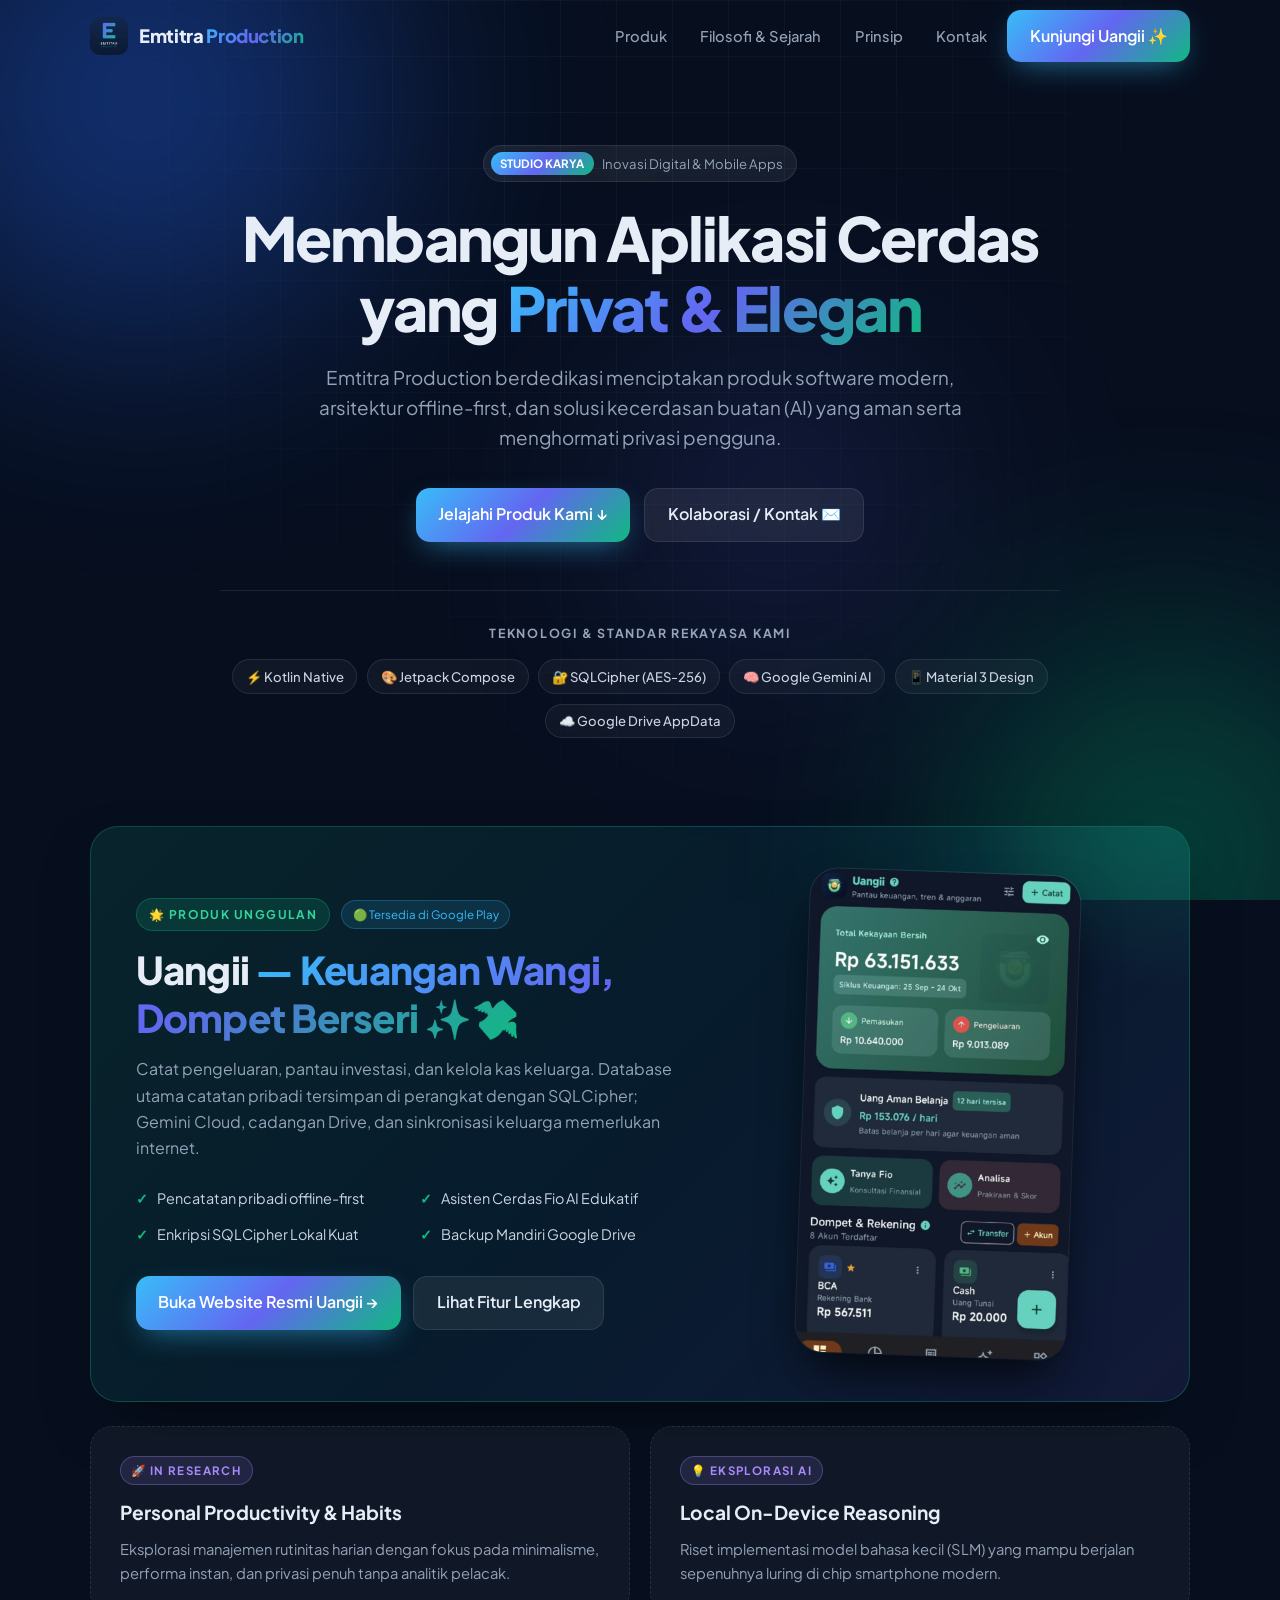
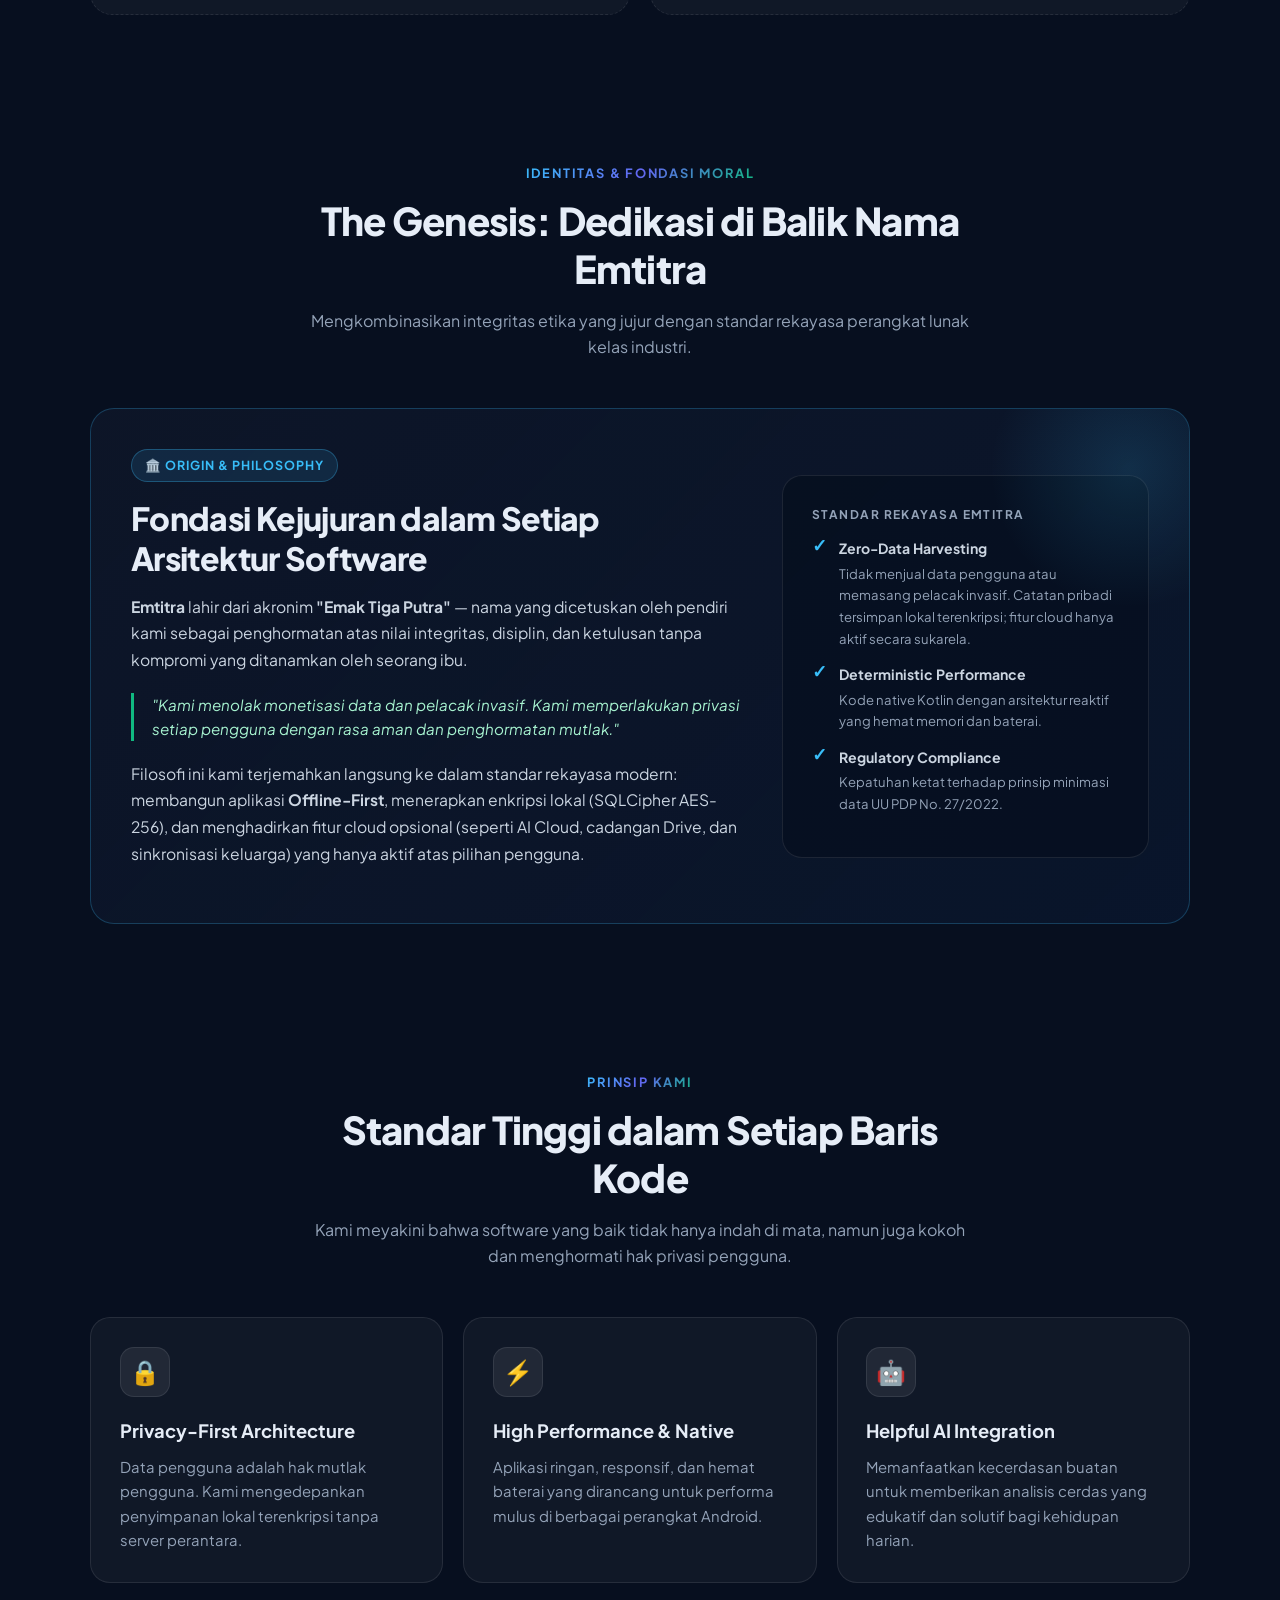
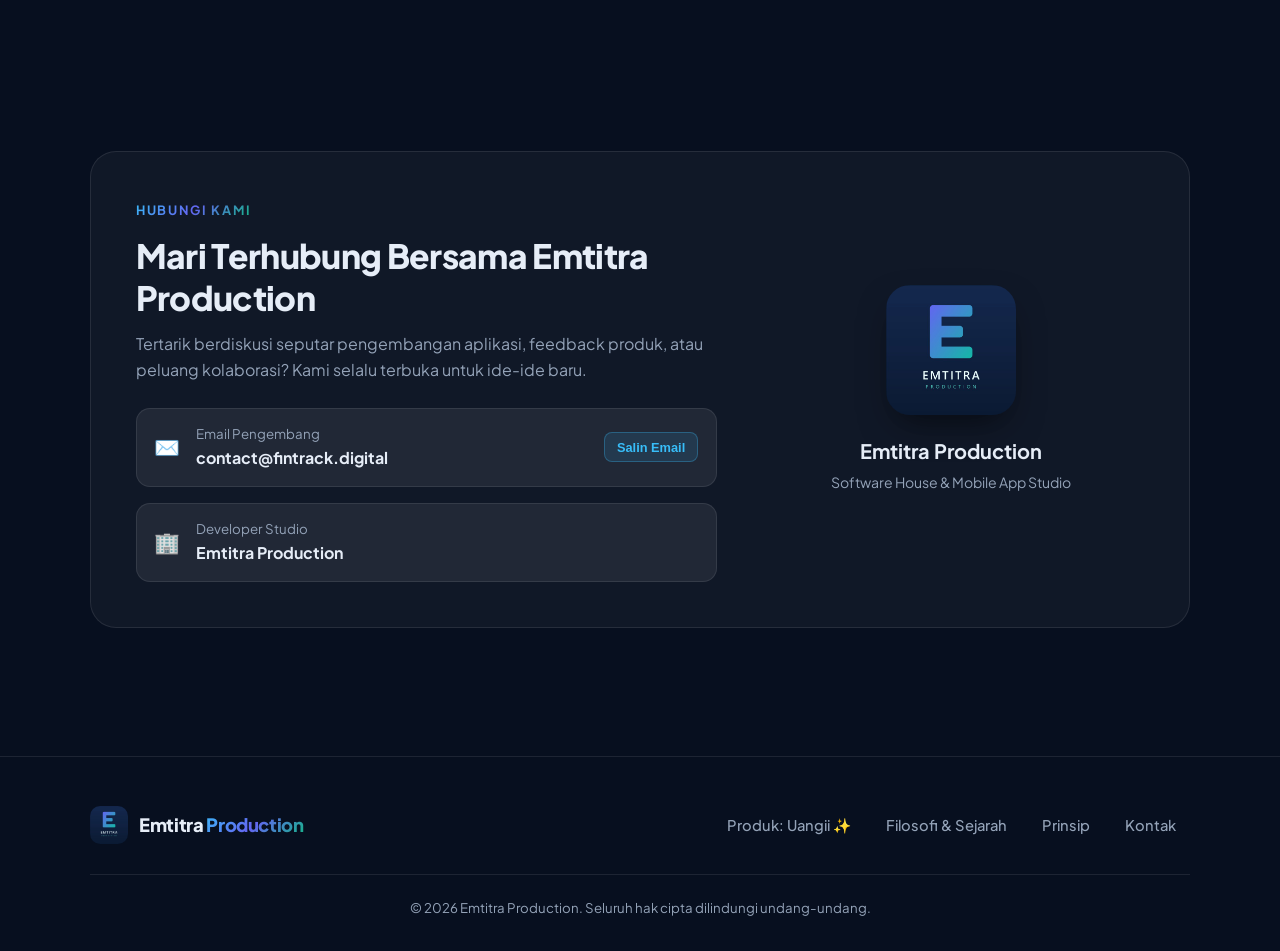
<file: index.html>
<!DOCTYPE html>
<html lang="id">
<head>
  <meta charset="UTF-8">
  <meta name="viewport" content="width=device-width, initial-scale=1.0, maximum-scale=5.0">
  <title>Emtitra Production - Software House & Mobile App Studio</title>
  <meta name="description" content="Emtitra Production adalah studio pengembang aplikasi mobile dan software inovatif yang mengutamakan privasi, performa, dan kecerdasan buatan.">
  <meta name="theme-color" content="#070f1f">
  <meta property="og:title" content="Emtitra Production - Software House & Mobile App Studio">
  <meta property="og:description" content="Menciptakan produk digital berkualitas tinggi, offline-first, dan bertenaga AI.">
  <meta property="og:image" content="https://fintrack.digital/assets/logo%20dev.jpg">
  <meta property="og:type" content="website">
  <link rel="icon" href="assets/logo dev.jpg">

  <link rel="preconnect" href="https://fonts.googleapis.com">
  <link rel="preconnect" href="https://fonts.gstatic.com" crossorigin>
  <link href="https://fonts.googleapis.com/css2?family=Plus+Jakarta+Sans:wght@400;500;600;700;800&display=swap" rel="stylesheet">

  <style>
    :root {
      --bg: #070f1f;
      --bg-2: #0b1a33;
      --surface: rgba(255,255,255,0.04);
      --surface-2: rgba(255,255,255,0.07);
      --border: rgba(255,255,255,0.09);
      --text: #e6edf7;
      --muted: #94a3b8;
      --indigo: #6366f1;
      --teal: #14b8a6;
      --grad: linear-gradient(135deg, #38bdf8 0%, #6366f1 50%, #10b981 100%);
      --radius: 20px;
    }
    * { box-sizing: border-box; margin: 0; padding: 0; }
    html { scroll-behavior: smooth; }
    body {
      font-family: 'Plus Jakarta Sans', -apple-system, 'Segoe UI', Roboto, sans-serif;
      background: var(--bg); color: var(--text); line-height: 1.65; overflow-x: hidden;
      -webkit-font-smoothing: antialiased;
    }
    a { color: inherit; text-decoration: none; }
    img { max-width: 100%; height: auto; display: block; }
    .wrap { max-width: 1140px; margin: 0 auto; padding: 0 1.25rem; }
    .grad-text { background: var(--grad); -webkit-background-clip: text; background-clip: text; color: transparent; }

    /* Background decoration */
    .bg-orbs { position: fixed; inset: 0; z-index: -1; pointer-events: none; overflow: hidden; }
    .orb { position: absolute; border-radius: 50%; filter: blur(120px); opacity: .4; animation: float 18s ease-in-out infinite; }
    .orb.a { width: 480px; height: 480px; background: #2563eb; top: -140px; left: -100px; }
    .orb.b { width: 420px; height: 420px; background: #059669; bottom: -160px; right: -100px; animation-delay: -6s; }
    .orb.c { width: 280px; height: 280px; background: #6366f1; top: 40%; left: 50%; opacity: .2; animation-delay: -12s; }
    .grid-bg { position: absolute; inset: 0; background-image: linear-gradient(rgba(255,255,255,.03) 1px, transparent 1px), linear-gradient(90deg, rgba(255,255,255,.03) 1px, transparent 1px); background-size: 56px 56px; mask-image: radial-gradient(ellipse at top, #000 20%, transparent 70%); }
    @keyframes float { 0%,100% { transform: translate(0,0) scale(1); } 50% { transform: translate(40px,30px) scale(1.08); } }

    /* Header */
    header { position: sticky; top: 0; z-index: 100; transition: background .3s, border-color .3s; border-bottom: 1px solid transparent; }
    header.scrolled { background: rgba(7,15,31,.88); backdrop-filter: blur(16px); -webkit-backdrop-filter: blur(16px); border-color: var(--border); }
    .nav { display: flex; align-items: center; justify-content: space-between; height: 72px; }
    .brand { display: inline-flex; align-items: center; gap: .7rem; font-weight: 800; font-size: 1.15rem; letter-spacing: -.02em; min-width: 0; }
    .brand-title { display: inline-flex; align-items: center; white-space: nowrap; }
    .brand img { width: 38px; height: 38px; border-radius: 10px; object-fit: cover; flex-shrink: 0; }
    .nav-links { display: flex; align-items: center; gap: .4rem; }
    .nav-btn { color: var(--muted); font: inherit; font-weight: 500; font-size: .92rem; padding: .5rem .85rem; border-radius: 10px; transition: all .2s; }
    .nav-btn:hover { color: var(--text); background: var(--surface-2); }
    .btn { display: inline-flex; align-items: center; justify-content: center; gap: .55rem; font: inherit; font-weight: 600; padding: .8rem 1.4rem; border-radius: 14px; border: none; cursor: pointer; transition: transform .2s, box-shadow .2s, filter .2s; }
    .btn-primary { background: var(--grad); color: #fff; box-shadow: 0 10px 30px -10px rgba(56,189,248,.6); }
    .btn-primary:hover { transform: translateY(-2px); box-shadow: 0 16px 40px -12px rgba(16,185,129,.7); filter: brightness(1.08); }
    .btn-ghost { background: var(--surface-2); color: var(--text); border: 1px solid var(--border); }
    .btn-ghost:hover { background: rgba(255,255,255,.12); transform: translateY(-2px); }
    .menu-toggle { display: none; background: var(--surface-2); border: 1px solid var(--border); color: var(--text); width: 40px; height: 40px; border-radius: 10px; cursor: pointer; font-size: 1.25rem; align-items: center; justify-content: center; }

    /* Hero */
    .hero { text-align: center; padding: 4.5rem 0 3.5rem; max-width: 840px; margin: 0 auto; }
    .pill { display: inline-flex; align-items: center; gap: .5rem; padding: .35rem .85rem .35rem .45rem; border-radius: 999px; background: var(--surface-2); border: 1px solid var(--border); font-size: .82rem; color: var(--muted); margin-bottom: 1.3rem; }
    .pill b { background: var(--grad); color: #fff; padding: .15rem .6rem; border-radius: 999px; font-size: .72rem; }
    .hero h1 { font-size: clamp(2rem, 5.2vw, 3.8rem); line-height: 1.15; font-weight: 800; letter-spacing: -.03em; margin-bottom: 1.2rem; }
    .hero p.lead { font-size: clamp(1rem, 2.5vw, 1.18rem); color: var(--muted); margin: 0 auto 2.2rem; max-width: 650px; line-height: 1.6; }
    .hero-cta { display: flex; gap: .9rem; justify-content: center; flex-wrap: wrap; margin-bottom: 3rem; }

    /* Tech Stack Pills */
    .tech-stack-wrap { border-top: 1px solid var(--border); padding-top: 2rem; margin-top: 2rem; }
    .tech-stack-label { font-size: .78rem; text-transform: uppercase; letter-spacing: .14em; color: var(--muted); margin-bottom: 1rem; font-weight: 700; }
    .tech-stack-pills { display: flex; flex-wrap: wrap; gap: .6rem; justify-content: center; align-items: center; }
    .tech-pill { display: inline-flex; align-items: center; gap: .45rem; padding: .35rem .8rem; border-radius: 999px; background: var(--surface); border: 1px solid var(--border); font-size: .82rem; color: #cbd5e1; font-weight: 500; transition: border-color .2s, transform .2s; }
    .tech-pill:hover { border-color: rgba(56,189,248,.5); transform: translateY(-1px); }

    /* Featured App Banner & Teaser Grid */
    .featured-wrap { margin: 2rem 0 4.5rem; }
    .featured-card {
      position: relative;
      background: linear-gradient(135deg, rgba(16,185,129,.12), rgba(6,182,212,.08), rgba(99,102,241,.12));
      border: 1px solid rgba(16,185,129,.3);
      border-radius: 28px;
      padding: 2.8rem;
      display: grid;
      grid-template-columns: 1.15fr .85fr;
      gap: 2.5rem;
      align-items: center;
      overflow: hidden;
      box-shadow: 0 25px 60px -20px rgba(0,0,0,.6);
    }
    .featured-card::before {
      content: "";
      position: absolute;
      top: -50%;
      right: -20%;
      width: 450px;
      height: 450px;
      background: radial-gradient(circle, rgba(16,185,129,.22), transparent 70%);
      pointer-events: none;
    }
    .badge-product {
      display: inline-flex;
      align-items: center;
      gap: .4rem;
      font-size: .75rem;
      text-transform: uppercase;
      letter-spacing: .12em;
      color: #34d399;
      font-weight: 700;
      background: rgba(16,185,129,.15);
      border: 1px solid rgba(16,185,129,.3);
      padding: .35rem .75rem;
      border-radius: 999px;
      margin-bottom: .9rem;
    }
    .badge-status {
      display: inline-flex;
      align-items: center;
      gap: .35rem;
      font-size: .72rem;
      color: #38bdf8;
      background: rgba(56,189,248,.12);
      border: 1px solid rgba(56,189,248,.25);
      padding: .25rem .65rem;
      border-radius: 999px;
      margin-left: .5rem;
    }
    .featured-info h2 { font-size: clamp(1.6rem, 3.6vw, 2.4rem); font-weight: 800; letter-spacing: -.02em; margin-bottom: .9rem; line-height: 1.25; }
    .featured-info p { color: var(--muted); font-size: 1rem; margin-bottom: 1.6rem; line-height: 1.65; }
    .feature-highlights { display: grid; grid-template-columns: 1fr 1fr; gap: .75rem; margin-bottom: 1.8rem; }
    .feature-item { display: flex; align-items: center; gap: .55rem; font-size: .9rem; color: #cbd5e1; }
    .feature-item span { color: #10b981; font-weight: 800; }
    .featured-preview { display: flex; justify-content: center; position: relative; }
    .featured-preview img {
      width: 100%;
      max-width: 270px;
      border-radius: 28px;
      box-shadow: 0 25px 50px -12px rgba(0,0,0,.8), 0 0 0 1px rgba(255,255,255,.1);
      transform: rotate(2deg);
      transition: transform .4s ease;
    }
    .featured-preview img:hover { transform: rotate(0) scale(1.02); }

    /* Upcoming Project Teaser */
    .upcoming-grid { display: grid; grid-template-columns: 1fr 1fr; gap: 1.25rem; margin-top: 1.5rem; }
    .teaser-card { background: var(--surface); border: 1px dashed var(--border); border-radius: 22px; padding: 1.8rem; position: relative; transition: border-color .3s; }
    .teaser-card:hover { border-color: rgba(56,189,248,.4); }
    .teaser-badge { display: inline-flex; align-items: center; gap: .35rem; font-size: .72rem; text-transform: uppercase; letter-spacing: .12em; color: #a78bfa; background: rgba(167,139,250,.12); border: 1px solid rgba(167,139,250,.3); padding: .25rem .65rem; border-radius: 999px; margin-bottom: .8rem; font-weight: 700; }
    .teaser-card h3 { font-size: 1.2rem; margin-bottom: .5rem; }
    .teaser-card p { font-size: .92rem; color: var(--muted); }

    /* Services / Pillars */
    section.block { padding: 4.5rem 0; }
    .sec-head { text-align: center; max-width: 660px; margin: 0 auto 3rem; }
    .eyebrow { display: inline-block; font-size: .8rem; font-weight: 700; letter-spacing: .14em; text-transform: uppercase; margin-bottom: .8rem; }
    .sec-head h2 { font-size: clamp(1.7rem, 3.4vw, 2.4rem); font-weight: 800; letter-spacing: -.02em; line-height: 1.25; margin-bottom: .9rem; }
    .sec-head p { color: var(--muted); font-size: 1rem; }
    .services-grid { display: grid; grid-template-columns: repeat(3, 1fr); gap: 1.25rem; }
    .card { background: var(--surface); border: 1px solid var(--border); border-radius: var(--radius); padding: 1.8rem; transition: transform .3s, border-color .3s; }
    .card:hover { transform: translateY(-4px); border-color: rgba(56,189,248,.4); }
    .card .ic { width: 50px; height: 50px; border-radius: 14px; display: grid; place-items: center; font-size: 1.5rem; background: var(--surface-2); border: 1px solid var(--border); margin-bottom: 1.2rem; }
    .card h3 { font-size: 1.15rem; margin-bottom: .5rem; }
    .card p { color: var(--muted); font-size: .93rem; }

    /* About & Contact */
    .about-box { background: var(--surface); border: 1px solid var(--border); border-radius: 26px; padding: 2.8rem; margin-top: 1.5rem; display: grid; grid-template-columns: 1.2fr .8fr; gap: 2.5rem; align-items: center; }
    .about-box h2 { font-size: clamp(1.5rem, 3vw, 2.1rem); font-weight: 800; letter-spacing: -.02em; line-height: 1.25; }
    .contact-item { display: flex; align-items: center; justify-content: space-between; gap: 1rem; margin-top: 1rem; padding: .9rem 1.1rem; background: var(--surface-2); border-radius: 14px; border: 1px solid var(--border); overflow-wrap: anywhere; }
    .contact-info { display: flex; align-items: center; gap: 1rem; }
    .contact-item .ic { font-size: 1.3rem; flex-shrink: 0; }
    .btn-copy { background: rgba(56,189,248,.12); color: #38bdf8; border: 1px solid rgba(56,189,248,.3); font-size: .8rem; font-weight: 600; padding: .4rem .75rem; border-radius: 8px; cursor: pointer; transition: all .2s; }
    .btn-copy:hover { background: rgba(56,189,248,.25); }
    .dev-profile-pic { width: 130px; height: 130px; border-radius: 24px; margin: 0 auto 1.2rem; box-shadow: 0 15px 35px -10px rgba(0,0,0,.6); object-fit: cover; }

    /* Toast Notification */
    .toast { position: fixed; bottom: 2rem; left: 50%; transform: translateX(-50%) translateY(100px); opacity: 0; background: #0b1a33; border: 1px solid #38bdf8; color: #fff; padding: .75rem 1.4rem; border-radius: 12px; font-size: .9rem; font-weight: 600; box-shadow: 0 20px 40px rgba(0,0,0,.8); z-index: 1000; transition: all .35s ease; pointer-events: none; display: flex; align-items: center; gap: .5rem; }
    .toast.show { transform: translateX(-50%) translateY(0); opacity: 1; }

    /* Footer */
    footer { border-top: 1px solid var(--border); padding: 3rem 0 2rem; margin-top: 3.5rem; }
    .foot { display: flex; justify-content: space-between; align-items: center; flex-wrap: wrap; gap: 1.5rem; margin-bottom: 1.8rem; }
    .foot-nav { display: flex; align-items: center; gap: .5rem; flex-wrap: wrap; }
    .copy { text-align: center; color: var(--muted); font-size: .83rem; padding-top: 1.4rem; border-top: 1px solid var(--border); }

    /* About & Origin (The Genesis) - Professional Tech Studio */
    .genesis-card {
      background: linear-gradient(135deg, rgba(15,23,42,0.8) 0%, rgba(11,26,51,0.6) 100%);
      border: 1px solid rgba(56,189,248,0.25);
      border-radius: 24px;
      padding: 2.5rem;
      position: relative;
      overflow: hidden;
      margin-top: 1.5rem;
    }
    .genesis-card::before {
      content: "";
      position: absolute;
      top: -80px;
      right: -80px;
      width: 280px;
      height: 280px;
      background: radial-gradient(circle, rgba(56,189,248,0.15) 0%, transparent 70%);
      pointer-events: none;
    }
    .genesis-grid {
      display: grid;
      grid-template-columns: 1.25fr 0.75fr;
      gap: 2.5rem;
      align-items: center;
    }
    .genesis-tag {
      display: inline-flex;
      align-items: center;
      gap: .45rem;
      padding: .3rem .8rem;
      border-radius: 999px;
      background: rgba(56,189,248,0.12);
      border: 1px solid rgba(56,189,248,0.3);
      color: #38bdf8;
      font-size: .78rem;
      font-weight: 700;
      letter-spacing: .08em;
      text-transform: uppercase;
      margin-bottom: 1rem;
    }
    .genesis-text h3 {
      font-size: clamp(1.4rem, 2.8vw, 2rem);
      font-weight: 800;
      line-height: 1.25;
      margin-bottom: 1rem;
      letter-spacing: -.02em;
    }
    .genesis-text p {
      color: #cbd5e1;
      font-size: .98rem;
      line-height: 1.7;
      margin-bottom: 1rem;
    }
    .genesis-quote {
      border-left: 3px solid #10b981;
      padding-left: 1.1rem;
      margin: 1.2rem 0;
      font-style: italic;
      color: #a7f3d0;
      font-size: .95rem;
      line-height: 1.6;
    }
    .genesis-side {
      background: rgba(7,15,31,0.7);
      border: 1px solid var(--border);
      border-radius: 20px;
      padding: 1.8rem;
      text-align: left;
    }
    .genesis-badge-label {
      font-size: .75rem;
      text-transform: uppercase;
      letter-spacing: .12em;
      color: #94a3b8;
      font-weight: 700;
      margin-bottom: .8rem;
      display: block;
    }
    .spec-item {
      display: flex;
      align-items: flex-start;
      gap: .75rem;
      margin-bottom: .85rem;
      font-size: .88rem;
      color: #cbd5e1;
    }
    .spec-item .dot {
      color: #38bdf8;
      font-weight: 800;
      font-size: 1.1rem;
      line-height: 1;
    }

    /* Responsive & Mobile Optimization */
    @media (max-width: 960px) {
      .featured-card { grid-template-columns: 1fr; text-align: center; padding: 2.2rem 1.6rem; }
      .feature-highlights { justify-content: center; }
      .upcoming-grid { grid-template-columns: 1fr; }
      .services-grid { grid-template-columns: 1fr; }
      .genesis-grid { grid-template-columns: 1fr; gap: 2rem; }
      .about-box { grid-template-columns: 1fr; text-align: center; padding: 2.2rem 1.5rem; }
      .contact-item { text-align: left; }
    }

    @media (max-width: 720px) {
      .nav { height: 60px; }
      .brand { font-size: 1.05rem; }
      .brand img { width: 32px; height: 32px; }
      .menu-toggle { display: inline-flex; }
      .nav-links {
        position: absolute;
        top: 64px;
        left: 1rem;
        right: 1rem;
        flex-direction: column;
        align-items: stretch;
        background: rgba(11,26,51,.98);
        border: 1px solid var(--border);
        border-radius: 16px;
        padding: .9rem;
        display: none;
        box-shadow: 0 20px 40px rgba(0,0,0,.7);
      }
      .nav-links.open { display: flex; }
      .nav-btn { padding: .75rem 1rem; text-align: left; }
      .nav-links .btn { margin-top: .5rem; width: 100%; }

      .hero { padding: 3.2rem 0 2.5rem; }
      .hero-cta { flex-direction: column; align-items: stretch; max-width: 320px; margin: 0 auto; }
      .hero-cta .btn { width: 100%; }
      .feature-highlights { grid-template-columns: 1fr; text-align: left; max-width: 280px; margin-left: auto; margin-right: auto; }
      .genesis-card { padding: 1.8rem 1.25rem; }
      
      .featured-preview img {
        max-width: 220px;
        transform: none;
      }
      .foot { flex-direction: column; text-align: center; justify-content: center; }
      .foot-nav { justify-content: center; }
    }
  </style>
</head>
<body>
  <div class="bg-orbs"><div class="grid-bg"></div><div class="orb a"></div><div class="orb b"></div><div class="orb c"></div></div>

  <header id="header">
    <div class="wrap nav">
      <a class="brand" href="#produk" onclick="window.scrollTo({top:0,behavior:'smooth'});return false;">
        <img src="assets/logo dev.jpg" alt="Emtitra Production">
        <span class="brand-title">Emtitra <span class="grad-text">&nbsp;Production</span></span>
      </a>
      <button class="menu-toggle" aria-label="Toggle navigation menu" onclick="document.getElementById('navLinks').classList.toggle('open')">☰</button>
      <nav class="nav-links" id="navLinks">
        <a class="nav-btn" href="#produk" onclick="closeNav()">Produk</a>
        <a class="nav-btn" href="#sejarah" onclick="closeNav()">Filosofi & Sejarah</a>
        <a class="nav-btn" href="#tentang" onclick="closeNav()">Prinsip</a>
        <a class="nav-btn" href="#kontak" onclick="closeNav()">Kontak</a>
        <a class="btn btn-primary" href="uangii/">Kunjungi Uangii ✨</a>
      </nav>
    </div>
  </header>

  <main class="wrap">
    <!-- Hero Section -->
    <section class="hero">
      <span class="pill"><b>STUDIO KARYA</b> Inovasi Digital & Mobile Apps</span>
      <h1>Membangun Aplikasi Cerdas yang <span class="grad-text">Privat & Elegan</span></h1>
      <p class="lead">Emtitra Production berdedikasi menciptakan produk software modern, arsitektur offline-first, dan solusi kecerdasan buatan (AI) yang aman serta menghormati privasi pengguna.</p>
      <div class="hero-cta">
        <a class="btn btn-primary" href="#produk">Jelajahi Produk Kami ↓</a>
        <a class="btn btn-ghost" href="mailto:contact@fintrack.digital">Kolaborasi / Kontak ✉️</a>
      </div>

      <!-- Tech Stack Badges -->
      <div class="tech-stack-wrap">
        <div class="tech-stack-label">Teknologi & Standar Rekayasa Kami</div>
        <div class="tech-stack-pills">
          <span class="tech-pill">⚡ Kotlin Native</span>
          <span class="tech-pill">🎨 Jetpack Compose</span>
          <span class="tech-pill">🔐 SQLCipher (AES-256)</span>
          <span class="tech-pill">🧠 Google Gemini AI</span>
          <span class="tech-pill">📱 Material 3 Design</span>
          <span class="tech-pill">☁️ Google Drive AppData</span>
        </div>
      </div>
    </section>

    <!-- Featured Product: Uangii -->
    <section class="featured-wrap" id="produk">
      <div class="featured-card">
        <div class="featured-info">
          <div>
            <span class="badge-product">🌟 Produk Unggulan</span>
            <span class="badge-status">🟢 Tersedia di Google Play</span>
          </div>
          <h2>Uangii <span class="grad-text">— Keuangan Wangi, Dompet Berseri ✨💸</span></h2>
          <p>Catat pengeluaran, pantau investasi, dan kelola kas keluarga. Database utama catatan pribadi tersimpan di perangkat dengan SQLCipher; Gemini Cloud, cadangan Drive, dan sinkronisasi keluarga memerlukan internet.</p>
          <div class="feature-highlights">
            <div class="feature-item"><span>✓</span> Pencatatan pribadi offline-first</div>
            <div class="feature-item"><span>✓</span> Asisten Cerdas Fio AI Edukatif</div>
            <div class="feature-item"><span>✓</span> Enkripsi SQLCipher Lokal Kuat</div>
            <div class="feature-item"><span>✓</span> Backup Mandiri Google Drive</div>
          </div>
          <div style="display:flex;gap:.8rem;flex-wrap:wrap;">
            <a class="btn btn-primary" href="uangii/">
              Buka Website Resmi Uangii →
            </a>
            <a class="btn btn-ghost" href="uangii/#fitur">
              Lihat Fitur Lengkap
            </a>
          </div>
        </div>
        <div class="featured-preview">
          <img src="uangii/assets/screenshot_1_dashboard.png" alt="Aplikasi Uangii">
        </div>
      </div>

      <!-- Upcoming Projects Teaser -->
      <div class="upcoming-grid">
        <div class="teaser-card">
          <span class="teaser-badge">🚀 In Research</span>
          <h3>Personal Productivity & Habits</h3>
          <p>Eksplorasi manajemen rutinitas harian dengan fokus pada minimalisme, performa instan, dan privasi penuh tanpa analitik pelacak.</p>
        </div>
        <div class="teaser-card">
          <span class="teaser-badge">💡 Eksplorasi AI</span>
          <h3>Local On-Device Reasoning</h3>
          <p>Riset implementasi model bahasa kecil (SLM) yang mampu berjalan sepenuhnya luring di chip smartphone modern.</p>
        </div>
      </div>
    </section>

    <!-- About & Genesis (The Engineering Creed) -->
    <section class="block" id="sejarah">
      <div class="sec-head">
        <span class="eyebrow grad-text">Identitas & Fondasi Moral</span>
        <h2>The Genesis: Dedikasi di Balik Nama Emtitra</h2>
        <p>Mengkombinasikan integritas etika yang jujur dengan standar rekayasa perangkat lunak kelas industri.</p>
      </div>

      <div class="genesis-card">
        <div class="genesis-grid">
          <div class="genesis-text">
            <span class="genesis-tag">🏛️ Origin & Philosophy</span>
            <h3>Fondasi Kejujuran dalam Setiap Arsitektur Software</h3>
            <p>
              <strong>Emtitra</strong> lahir dari akronim <strong>"Emak Tiga Putra"</strong> — nama yang dicetuskan oleh pendiri kami sebagai penghormatan atas nilai integritas, disiplin, dan ketulusan tanpa kompromi yang ditanamkan oleh seorang ibu.
            </p>
            <div class="genesis-quote">
              "Kami menolak monetisasi data dan pelacak invasif. Kami memperlakukan privasi setiap pengguna dengan rasa aman dan penghormatan mutlak."
            </div>
            <p>
              Filosofi ini kami terjemahkan langsung ke dalam standar rekayasa modern: membangun aplikasi <strong>Offline-First</strong>, menerapkan enkripsi lokal (SQLCipher AES-256), dan menghadirkan fitur cloud opsional (seperti AI Cloud, cadangan Drive, dan sinkronisasi keluarga) yang hanya aktif atas pilihan pengguna.
            </p>
          </div>

          <div class="genesis-side">
            <span class="genesis-badge-label">Standar Rekayasa Emtitra</span>
            <div class="spec-item">
              <span class="dot">✓</span>
              <div>
                <strong>Zero-Data Harvesting</strong>
                <p style="color:var(--muted);font-size:.82rem;margin-top:.15rem;">Tidak menjual data pengguna atau memasang pelacak invasif. Catatan pribadi tersimpan lokal terenkripsi; fitur cloud hanya aktif secara sukarela.</p>
              </div>
            </div>
            <div class="spec-item">
              <span class="dot">✓</span>
              <div>
                <strong>Deterministic Performance</strong>
                <p style="color:var(--muted);font-size:.82rem;margin-top:.15rem;">Kode native Kotlin dengan arsitektur reaktif yang hemat memori dan baterai.</p>
              </div>
            </div>
            <div class="spec-item">
              <span class="dot">✓</span>
              <div>
                <strong>Regulatory Compliance</strong>
                <p style="color:var(--muted);font-size:.82rem;margin-top:.15rem;">Kepatuhan ketat terhadap prinsip minimasi data UU PDP No. 27/2022.</p>
              </div>
            </div>
          </div>
        </div>
      </div>
    </section>

    <!-- Pillars / Capabilities -->
    <section class="block" id="tentang">
      <div class="sec-head">
        <span class="eyebrow grad-text">Prinsip Kami</span>
        <h2>Standar Tinggi dalam Setiap Baris Kode</h2>
        <p>Kami meyakini bahwa software yang baik tidak hanya indah di mata, namun juga kokoh dan menghormati hak privasi pengguna.</p>
      </div>
      <div class="services-grid">
        <div class="card">
          <div class="ic">🔒</div>
          <h3>Privacy-First Architecture</h3>
          <p>Data pengguna adalah hak mutlak pengguna. Kami mengedepankan penyimpanan lokal terenkripsi tanpa server perantara.</p>
        </div>
        <div class="card">
          <div class="ic">⚡</div>
          <h3>High Performance & Native</h3>
          <p>Aplikasi ringan, responsif, dan hemat baterai yang dirancang untuk performa mulus di berbagai perangkat Android.</p>
        </div>
        <div class="card">
          <div class="ic">🤖</div>
          <h3>Helpful AI Integration</h3>
          <p>Memanfaatkan kecerdasan buatan untuk memberikan analisis cerdas yang edukatif dan solutif bagi kehidupan harian.</p>
        </div>
      </div>
    </section>

    <!-- About & Contact Section -->
    <section class="block" id="kontak">
      <div class="about-box">
        <div>
          <span class="eyebrow grad-text">Hubungi Kami</span>
          <h2>Mari Terhubung Bersama Emtitra Production</h2>
          <p style="color:var(--muted);margin-top:.8rem;">Tertarik berdiskusi seputar pengembangan aplikasi, feedback produk, atau peluang kolaborasi? Kami selalu terbuka untuk ide-ide baru.</p>
          <div style="margin-top:1.5rem;">
            <div class="contact-item">
              <div class="contact-info">
                <span class="ic">✉️</span>
                <div>
                  <small style="color:var(--muted);display:block;">Email Pengembang</small>
                  <strong><a href="mailto:contact@fintrack.digital" id="devEmail">contact@fintrack.digital</a></strong>
                </div>
              </div>
              <button class="btn-copy" onclick="copyEmail()">Salin Email</button>
            </div>
            <div class="contact-item">
              <div class="contact-info">
                <span class="ic">🏢</span>
                <div>
                  <small style="color:var(--muted);display:block;">Developer Studio</small>
                  <strong>Emtitra Production</strong>
                </div>
              </div>
            </div>
          </div>
        </div>
        <div style="text-align:center;">
          <img src="assets/logo dev.jpg" alt="Emtitra Logo" class="dev-profile-pic">
          <h3 style="font-size:1.25rem;">Emtitra Production</h3>
          <p style="color:var(--muted);font-size:.88rem;margin-top:.25rem;">Software House & Mobile App Studio</p>
        </div>
      </div>
    </section>
  </main>

  <div id="toast" class="toast">📋 Email pengembang berhasil disalin!</div>

  <footer>
    <div class="wrap">
      <div class="foot">
        <div class="brand">
          <img src="assets/logo dev.jpg" alt="Emtitra Production">
          <span class="brand-title">Emtitra <span class="grad-text">&nbsp;Production</span></span>
        </div>
        <div class="foot-nav">
          <a class="nav-btn" href="uangii/">Produk: Uangii ✨</a>
          <a class="nav-btn" href="#sejarah">Filosofi & Sejarah</a>
          <a class="nav-btn" href="#tentang">Prinsip</a>
          <a class="nav-btn" href="#kontak">Kontak</a>
        </div>
      </div>
      <div class="copy">&copy; 2026 Emtitra Production. Seluruh hak cipta dilindungi undang-undang.</div>
    </div>
  </footer>

  <script>
    const header = document.getElementById('header');
    addEventListener('scroll', () => header.classList.toggle('scrolled', scrollY > 10), { passive: true });
    function closeNav() {
      document.getElementById('navLinks').classList.remove('open');
    }
    function copyEmail() {
      const email = 'contact@fintrack.digital';
      const showToast = () => {
        const toast = document.getElementById('toast');
        toast.classList.add('show');
        setTimeout(() => toast.classList.remove('show'), 2500);
      };
      if (navigator.clipboard && window.isSecureContext) {
        navigator.clipboard.writeText(email).then(showToast).catch(() => fallbackCopy(email, showToast));
      } else {
        fallbackCopy(email, showToast);
      }
    }
    function fallbackCopy(text, onDone) {
      const ta = document.createElement('textarea');
      ta.value = text;
      ta.style.position = 'fixed';
      ta.style.opacity = '0';
      document.body.appendChild(ta);
      ta.select();
      try { document.execCommand('copy'); onDone(); } catch (_) {}
      document.body.removeChild(ta);
    }
  </script>
</body>
</html>
</file>
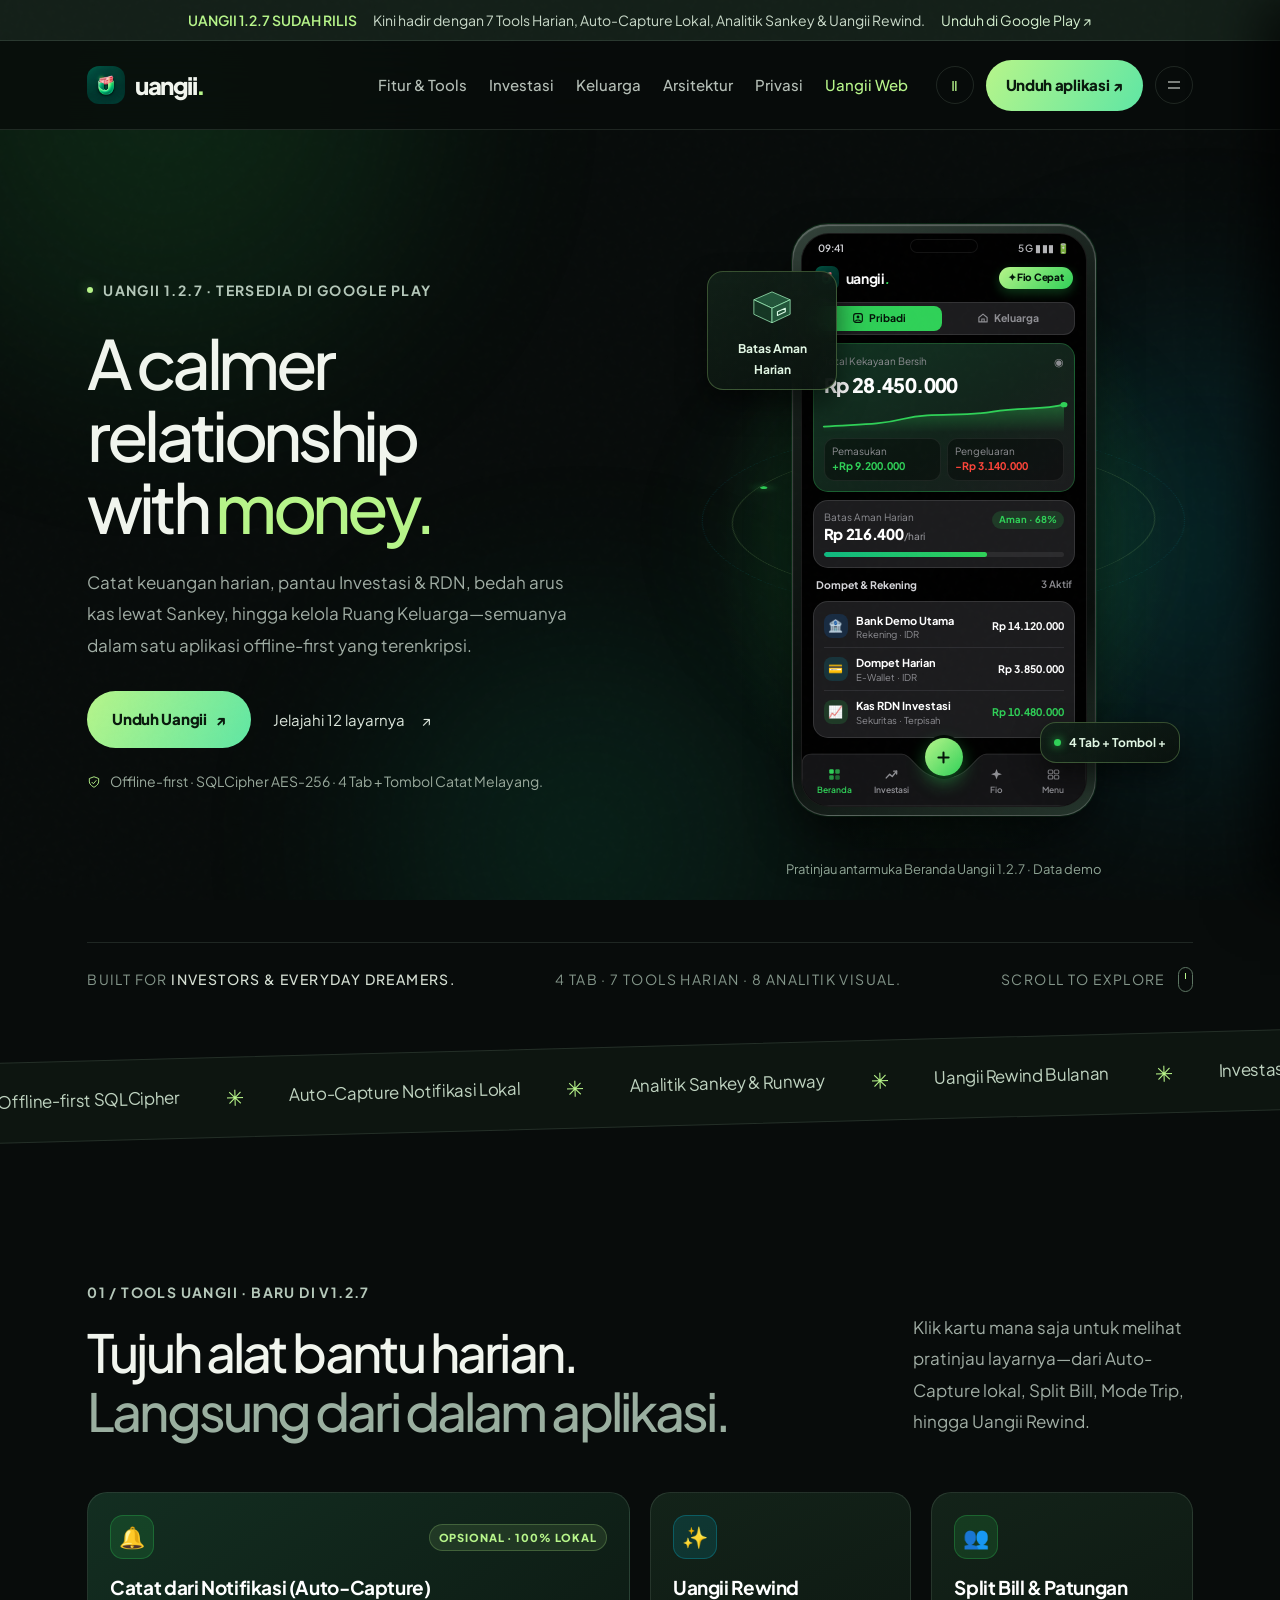
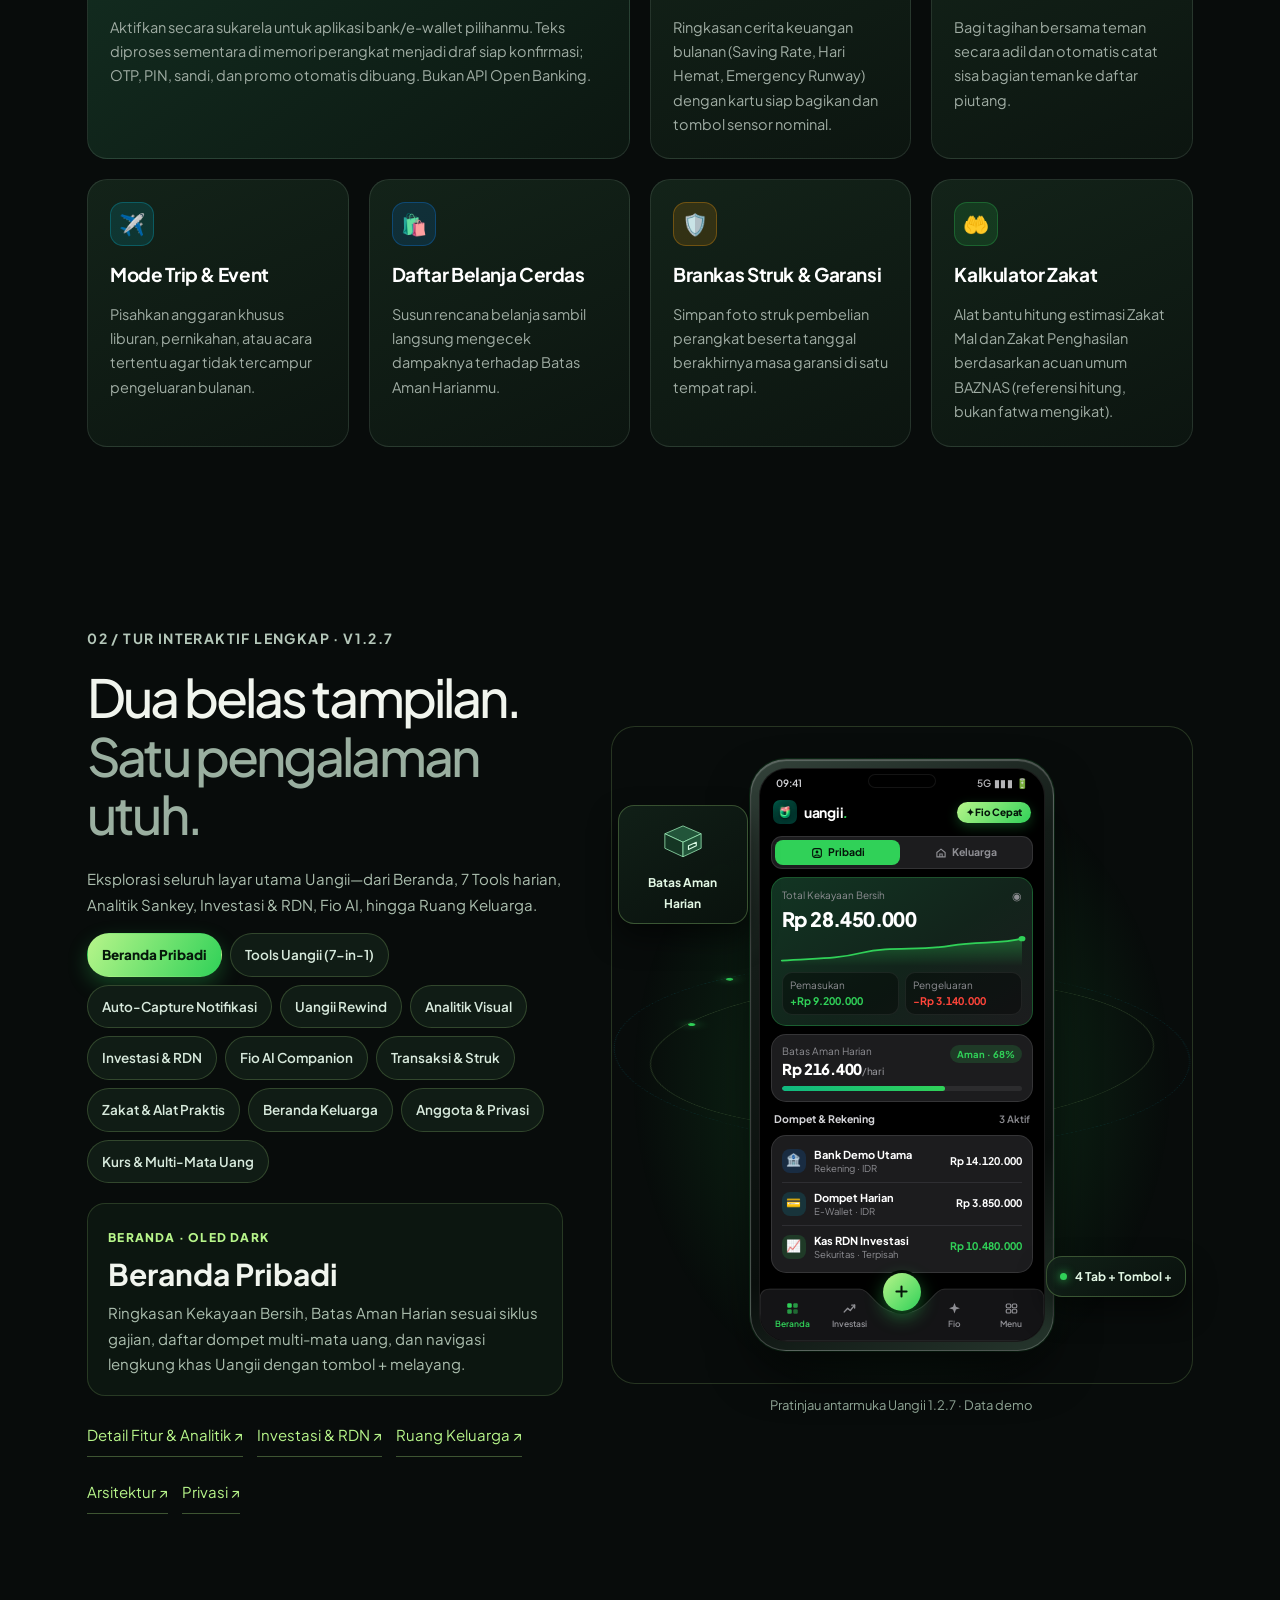
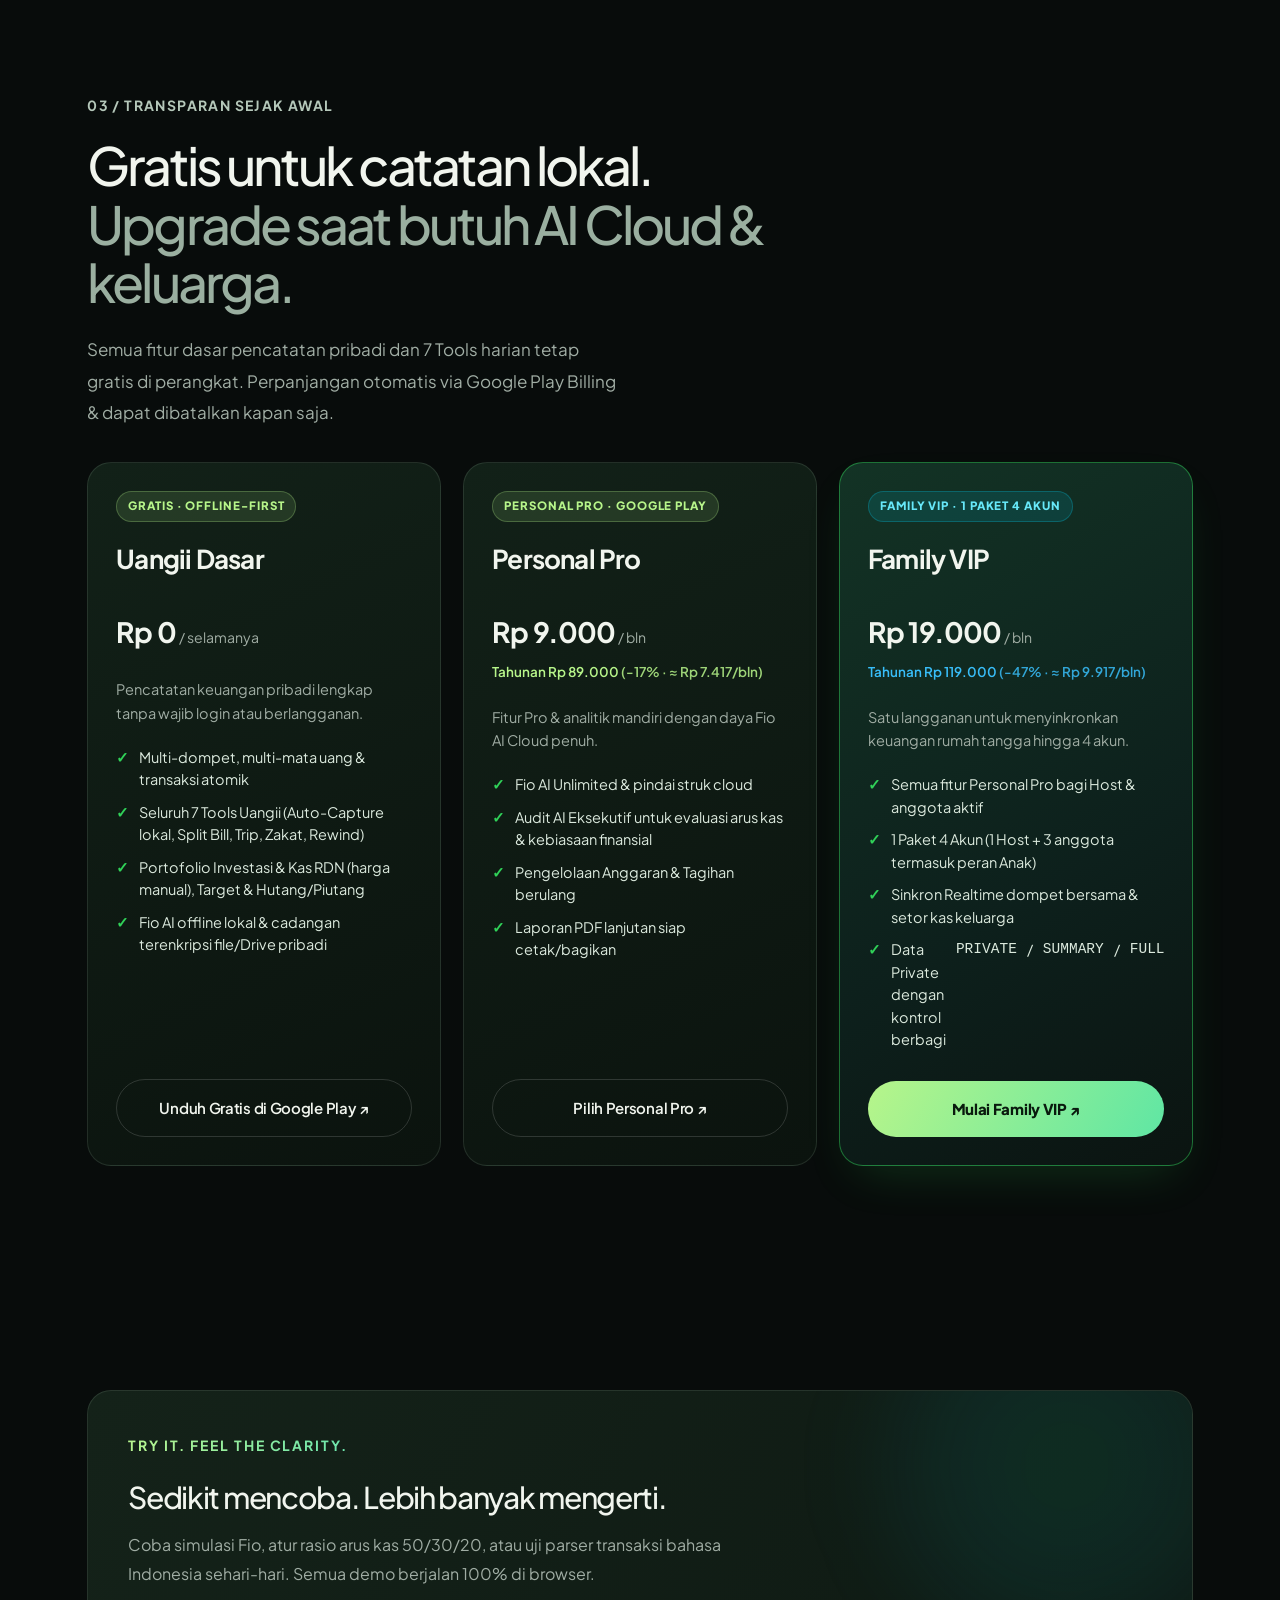
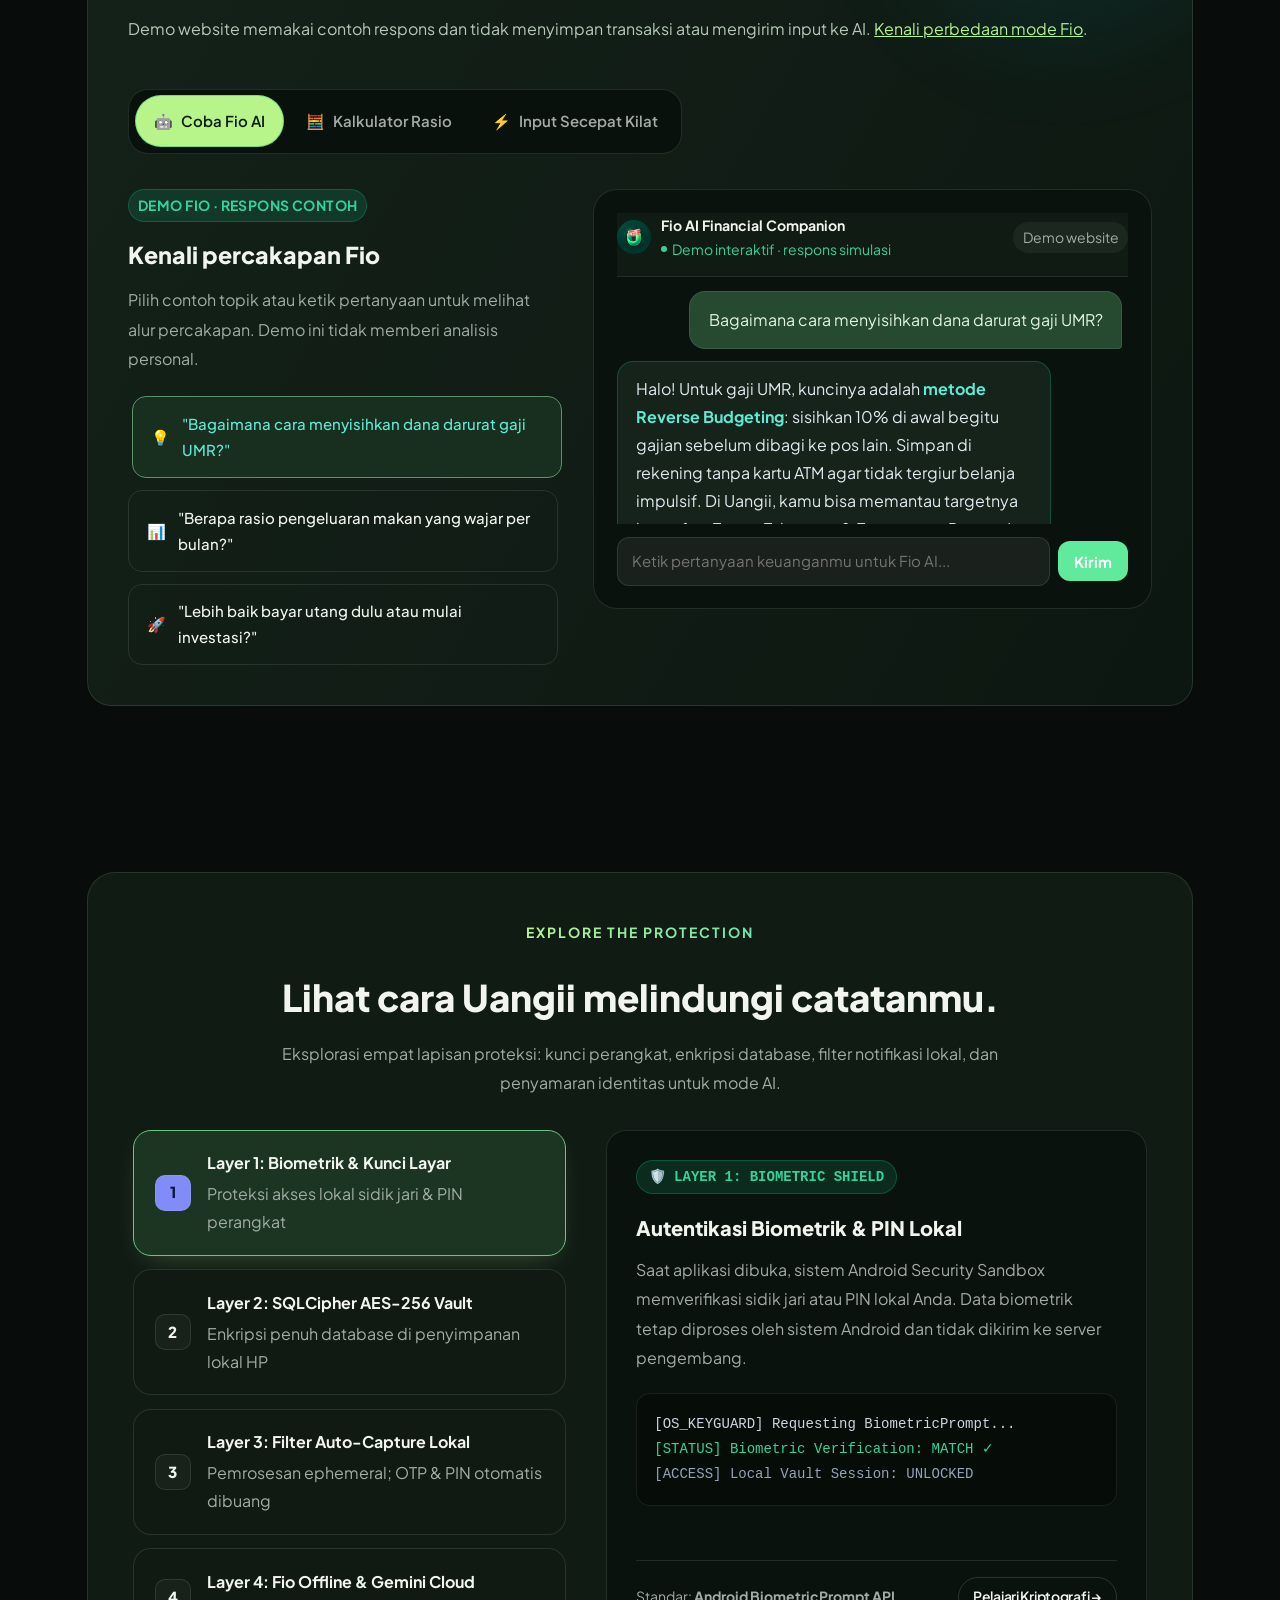
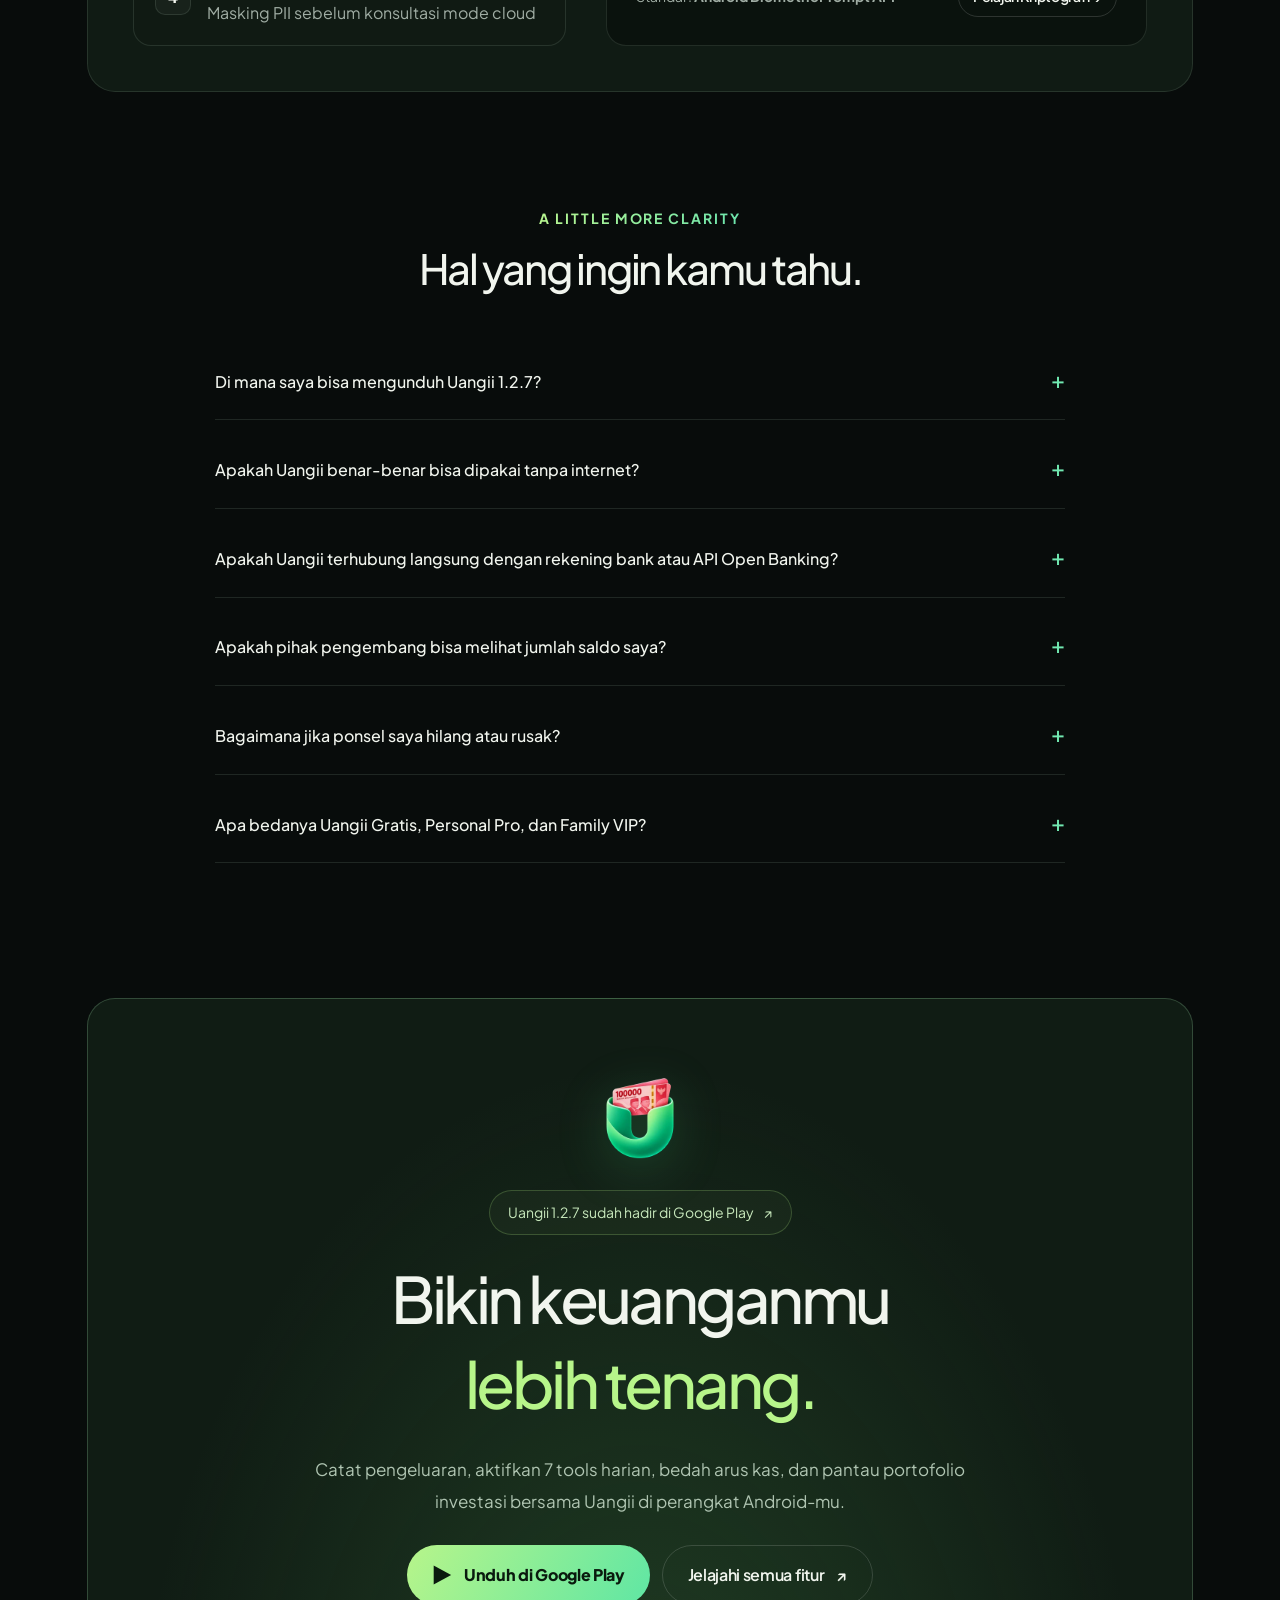
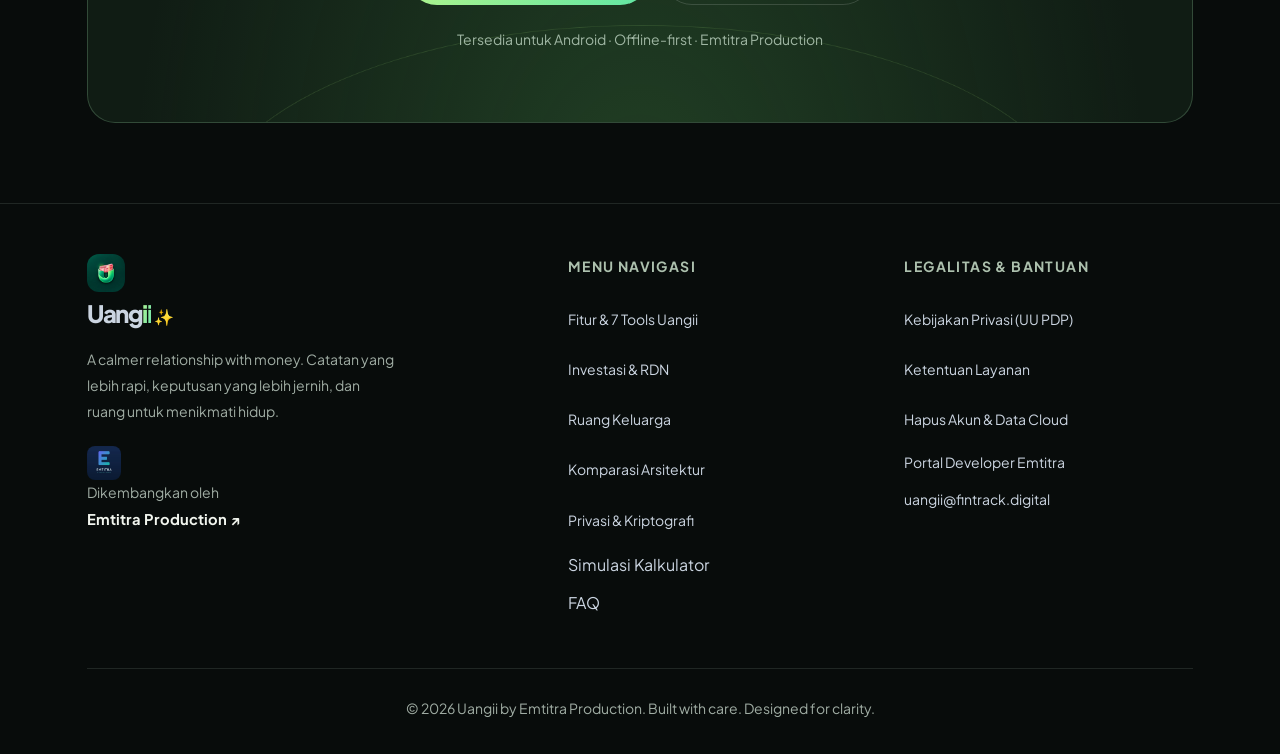
<file: uangii/index.html>
<!DOCTYPE html>
<html lang="id">

<head>
  <meta charset="UTF-8">
  <meta name="viewport" content="width=device-width, initial-scale=1.0, maximum-scale=5.0">
  <title>Uangii 1.2.7 — A Calmer Relationship with Money</title>
  <meta name="description" content="Uangii 1.2.7: Catat keuangan offline-first terenkripsi SQLCipher dengan 7 Tools Harian, Analitik Sankey, Investasi & RDN, Fio AI, dan Ruang Keluarga.">
  <meta name="theme-color" content="#080c0b">
  <meta property="og:title" content="Uangii 1.2.7 — A Calmer Relationship with Money">
  <meta property="og:description" content="Built for investors. Designed for everyday life. Kenali uangmu lebih jernih bersama Uangii, Tools Harian, Fio AI, dan Ruang Keluarga.">
  <meta property="og:image" content="https://fintrack.digital/uangii/assets/brand/uangii-social.jpg">
  <meta property="og:type" content="website">
  <link rel="icon" href="assets/brand/favicon.png">
  <link rel="canonical" href="https://fintrack.digital/uangii/">

  <link rel="preconnect" href="https://fonts.googleapis.com">
  <link rel="preconnect" href="https://fonts.gstatic.com" crossorigin>
  <link href="https://fonts.googleapis.com/css2?family=Plus+Jakarta+Sans:wght@400;500;600;700;800&display=swap" rel="stylesheet">

  <link rel="stylesheet" href="home-bundle.css">
  <noscript><style>.reveal,[data-stagger]>*{opacity:1!important;transform:none!important}</style></noscript>
  <script src="app-scenes.js" defer></script>
</head>

<body>
  <div class="u-grain" aria-hidden="true"></div>
  <div class="u-aurora" aria-hidden="true"><i></i><i></i><i></i></div>

  <!-- TOP SCROLL PROGRESS BAR -->
  <div id="scrollProgressBar" class="scroll-progress-bar"></div>

  <!-- TOP RELEASE BAR -->
  <aside class="top-announcement" aria-label="Uangii 1.2.7 tersedia di Google Play">
    <div class="wrap launch-available">
      <strong>UANGII 1.2.7 SUDAH RILIS</strong>
      <span>Kini hadir dengan 7 Tools Harian, Auto-Capture Lokal, Analitik Sankey &amp; Uangii Rewind.</span>
      <a href="https://play.google.com/store/apps/details?id=com.ftrackpro.financetracker.emtitra" target="_blank" rel="noopener noreferrer">Unduh di Google Play ↗</a>
    </div>
  </aside>

  <header id="header">
    <div class="wrap nav">
      <a class="brand" href="#section-home" onclick="showTab('home'); return false;" aria-label="Uangii — Beranda">
        <img src="assets/brand/uangii-icon.webp" width="38" height="38" alt="">
        <span class="brand-name">uangii<span style="color:#b7f58a">.</span></span>
      </a>
      <nav class="nav-links" aria-label="Navigasi utama">
        <a class="nav-btn" href="fitur.html">Fitur &amp; Tools</a>
        <a class="nav-btn" href="investasi.html">Investasi</a>
        <a class="nav-btn" href="keluarga.html">Keluarga</a>
        <a class="nav-btn" href="arsitektur.html">Arsitektur</a>
        <a class="nav-btn" href="privasi.html">Privasi</a>
        <a class="nav-btn" href="app/" style="color:#b7f58a;">Uangii Web</a>
      </nav>
      <div class="nav-right">
        <button type="button" class="u-motion" id="motionToggle" aria-label="Jeda animasi" aria-pressed="false" title="Jeda animasi">Ⅱ</button>
        <a class="btn btn-primary nav-app-btn" href="https://play.google.com/store/apps/details?id=com.ftrackpro.financetracker.emtitra" target="_blank" rel="noopener noreferrer">Unduh aplikasi ↗</a>
        <button type="button" class="menu-toggle" aria-label="Buka menu" onclick="toggleNav(true)">
          <svg viewBox="0 0 24 24" fill="none" stroke="currentColor" stroke-width="1.5" aria-hidden="true"><path d="M4 8h16M4 16h16"/></svg>
        </button>
      </div>
    </div>
  </header>

  <!-- Flyout Nav Drawer -->
  <div class="nav-overlay" id="navOverlay" onclick="toggleNav(false)"></div>
  <aside class="nav-drawer" id="navDrawer" aria-label="Menu Navigasi">
    <div class="drawer-head">
      <div style="display:flex;align-items:center;gap:.6rem;min-width:0;">
        <img src="assets/brand/uangii-icon.webp" alt="Uangii" style="width:28px;height:28px;border-radius:8px;flex-shrink:0;">
        <strong style="font-size:1.05rem;white-space:nowrap;font-weight:800;letter-spacing:-.01em;">
          <span>Uang<span class="grad-text">ii</span></span>
          <span style="font-size:.85rem;color:var(--muted);font-weight:600;margin-left:.25rem;">v1.2.7</span>
        </strong>
      </div>
      <button type="button" class="drawer-close" aria-label="Tutup Menu" onclick="toggleNav(false)">✕</button>
    </div>
    <div class="drawer-menu">
      <button type="button" class="drawer-item active" id="btn-home" onclick="showTab('home')"><span class="icon">🏠</span> Beranda</button>
      <a class="drawer-item" href="app/" style="color:#b7f58a;"><span class="icon">💻</span> Buka Uangii Web (VIP)</a>
      <a class="drawer-item" id="btn-drawer-fitur" href="fitur.html"><span class="icon">✨</span> Fitur &amp; 7 Tools Uangii</a>
      <a class="drawer-item" href="investasi.html"><span class="icon">📈</span> Investasi &amp; RDN</a>
      <a class="drawer-item" href="keluarga.html"><span class="icon">👨‍👩‍👧‍👦</span> Ruang Keluarga</a>
      <a class="drawer-item" id="btn-drawer-komparasi" href="arsitektur.html"><span class="icon">🛡️</span> Komparasi Arsitektur</a>
      <a class="drawer-item" id="btn-drawer-keamanan" href="privasi.html"><span class="icon">🔐</span> Privasi &amp; Kriptografi</a>
      <button type="button" class="drawer-item" onclick="goSection('product-tour')"><span class="icon">📱</span> Tur 12 Layar Aplikasi</button>
      <button type="button" class="drawer-item" onclick="goSection('interactive-studio')"><span class="icon">⚡</span> Interactive Studio</button>
      <button type="button" class="drawer-item" onclick="goSection('paket')"><span class="icon">⭐</span> Gratis vs Pro &amp; VIP</button>
      <button type="button" class="drawer-item" onclick="goSection('faq')"><span class="icon">❓</span> Tanya Jawab (FAQ)</button>
      <a class="drawer-item" id="btn-privacy" href="kebijakan-privasi.html"><span class="icon">📜</span> Kebijakan Privasi</a>
      <a class="drawer-item" id="btn-terms" href="ketentuan.html"><span class="icon">⚖️</span> Ketentuan Layanan</a>
      <a class="drawer-item" href="hapus-akun.html"><span class="icon">🗑️</span> Hapus Akun &amp; Data</a>
    </div>
    <div class="drawer-foot">
      <a class="btn btn-primary" style="width:100%;font-size:.9rem;padding:.75rem;" href="https://play.google.com/store/apps/details?id=com.ftrackpro.financetracker.emtitra" target="_blank" rel="noopener noreferrer">Dapatkan Aplikasi ↗</a>
      <a class="dev-badge" href="../" style="margin-top:0;justify-content:center;width:100%;" title="Kunjungi Website Developer Emtitra Production">
        <img src="assets/logo dev.jpg" alt="Emtitra Production" style="width:24px!important;height:24px!important;">
        <span style="font-size:.875rem;font-weight:600;color:var(--text);">Emtitra Production ↗</span>
      </a>
    </div>
  </aside>

  <main>
    <div class="wrap legacy-document" id="privacy">Dokumen dipindahkan ke <a href="kebijakan-privasi.html">Kebijakan Privasi Uangii</a>.</div>
    <div class="wrap legacy-document" id="terms">Dokumen dipindahkan ke <a href="ketentuan.html">Ketentuan Layanan Uangii</a>.</div>

    <div id="section-home" class="page active">
      <!-- HERO -->
      <div class="wrap">
        <section class="u-hero" aria-labelledby="heroTitle">
          <div class="u-hero-copy reveal">
            <span class="u-eyebrow"><i class="u-dot" aria-hidden="true"></i> UANGII 1.2.7 · TERSEDIA DI GOOGLE PLAY</span>
            <h1 id="heroTitle">A calmer<br>relationship<br>with <em>money.</em></h1>
            <p>Catat keuangan harian, pantau Investasi &amp; RDN, bedah arus kas lewat Sankey, hingga kelola Ruang Keluarga—semuanya dalam satu aplikasi offline-first yang terenkripsi.</p>
            <div class="u-actions">
              <a class="btn btn-primary" href="https://play.google.com/store/apps/details?id=com.ftrackpro.financetracker.emtitra" target="_blank" rel="noopener noreferrer">Unduh Uangii <span aria-hidden="true">↗</span></a>
              <button type="button" class="u-text-link" onclick="goSection('product-tour')">Jelajahi 12 layarnya <span aria-hidden="true">↗</span></button>
            </div>
            <div class="u-hero-note">
              <svg viewBox="0 0 24 24" fill="none" stroke="currentColor" stroke-width="1.6" aria-hidden="true"><path d="M12 3 4 6v6c0 5 8 9 8 9s8-4 8-9V6Z"/><path d="m8 12 3 3 5-6"/></svg>
              Offline-first · SQLCipher AES-256 · 4 Tab + Tombol Catat Melayang.
            </div>
          </div>
          <div class="us-mount u-hero-art">
            <div data-app-scene="personal"><p class="us-example">Ilustrasi layar Beranda Uangii 1.2.7.</p></div>
            <p class="us-art-note">Pratinjau antarmuka Beranda Uangii 1.2.7 · Data demo</p>
          </div>
        </section>
        <div class="u-hero-bottom">
          <span>BUILT FOR <strong>INVESTORS &amp; EVERYDAY DREAMERS.</strong></span>
          <span>4 TAB · 7 TOOLS HARIAN · 8 ANALITIK VISUAL.</span>
          <span class="u-scroll-label">SCROLL TO EXPLORE <i aria-hidden="true"></i></span>
        </div>
      </div>

      <!-- MARQUEE -->
      <div class="u-marquee" aria-label="Offline-first SQLCipher. 7 Tools Harian. Analitik Sankey & Runway. Investasi & RDN. Fio AI. Ruang Keluarga.">
        <div class="u-marquee-track" aria-hidden="true">
          <div class="u-marquee-set">
            <span>Offline-first SQLCipher</span><b>✳</b>
            <span>Auto-Capture Notifikasi Lokal</span><b>✳</b>
            <span>Analitik Sankey &amp; Runway</span><b>✳</b>
            <span>Uangii Rewind Bulanan</span><b>✳</b>
            <span>Investasi &amp; RDN Terpadu</span><b>✳</b>
            <span>Fio AI &amp; Ruang Keluarga</span><b>✳</b>
          </div>
          <div class="u-marquee-set">
            <span>Offline-first SQLCipher</span><b>✳</b>
            <span>Auto-Capture Notifikasi Lokal</span><b>✳</b>
            <span>Analitik Sankey &amp; Runway</span><b>✳</b>
            <span>Uangii Rewind Bulanan</span><b>✳</b>
            <span>Investasi &amp; RDN Terpadu</span><b>✳</b>
            <span>Fio AI &amp; Ruang Keluarga</span><b>✳</b>
          </div>
        </div>
      </div>

      <!-- 01 / TOOLS UANGII 7-IN-1 -->
      <section class="wrap u-section" id="fitur" aria-labelledby="toolsTitle">
        <span id="tools-uangii" aria-hidden="true"></span>
        <div class="u-heading-row reveal">
          <div class="u-section-heading">
            <span class="u-eyebrow">01 / TOOLS UANGII · BARU DI V1.2.7</span>
            <h2 id="toolsTitle">Tujuh alat bantu harian.<br><em>Langsung dari dalam aplikasi.</em></h2>
          </div>
          <p>Klik kartu mana saja untuk melihat pratinjau layarnya—dari Auto-Capture lokal, Split Bill, Mode Trip, hingga Uangii Rewind.</p>
        </div>

        <div class="tools-grid" data-stagger>
          <article class="tool-card tool-card--wide u-spot" data-open-scene="autoCapture" role="button" tabindex="0" style="cursor:pointer;">
            <div style="display:flex;align-items:center;justify-content:space-between;gap:12px;">
              <div class="tool-ic">🔔</div>
              <span class="tool-tag">Opsional · 100% Lokal</span>
            </div>
            <h3>Catat dari Notifikasi (Auto-Capture)</h3>
            <p>Aktifkan secara sukarela untuk aplikasi bank/e-wallet pilihanmu. Teks diproses sementara di memori perangkat menjadi draf siap konfirmasi; OTP, PIN, sandi, dan promo otomatis dibuang. Bukan API Open Banking.</p>
          </article>

          <article class="tool-card u-spot" data-open-scene="rewind" role="button" tabindex="0" style="cursor:pointer;">
            <div class="tool-ic tool-ic--cyan">✨</div>
            <h3>Uangii Rewind</h3>
            <p>Ringkasan cerita keuangan bulanan (Saving Rate, Hari Hemat, Emergency Runway) dengan kartu siap bagikan dan tombol sensor nominal.</p>
          </article>

          <article class="tool-card u-spot" data-open-scene="toolsHub" role="button" tabindex="0" style="cursor:pointer;">
            <div class="tool-ic">👥</div>
            <h3>Split Bill &amp; Patungan</h3>
            <p>Bagi tagihan bersama teman secara adil dan otomatis catat sisa bagian teman ke daftar piutang.</p>
          </article>

          <article class="tool-card u-spot" data-open-scene="toolsHub" role="button" tabindex="0" style="cursor:pointer;">
            <div class="tool-ic tool-ic--cyan">✈️</div>
            <h3>Mode Trip &amp; Event</h3>
            <p>Pisahkan anggaran khusus liburan, pernikahan, atau acara tertentu agar tidak tercampur pengeluaran bulanan.</p>
          </article>

          <article class="tool-card u-spot" data-open-scene="toolsHub" role="button" tabindex="0" style="cursor:pointer;">
            <div class="tool-ic tool-ic--blue">🛍️</div>
            <h3>Daftar Belanja Cerdas</h3>
            <p>Susun rencana belanja sambil langsung mengecek dampaknya terhadap Batas Aman Harianmu.</p>
          </article>

          <article class="tool-card u-spot" data-open-scene="toolsHub" role="button" tabindex="0" style="cursor:pointer;">
            <div class="tool-ic tool-ic--amber">🛡️</div>
            <h3>Brankas Struk &amp; Garansi</h3>
            <p>Simpan foto struk pembelian perangkat beserta tanggal berakhirnya masa garansi di satu tempat rapi.</p>
          </article>

          <article class="tool-card u-spot" data-open-scene="zakat" role="button" tabindex="0" style="cursor:pointer;">
            <div class="tool-ic">🤲</div>
            <h3>Kalkulator Zakat</h3>
            <p>Alat bantu hitung estimasi Zakat Mal dan Zakat Penghasilan berdasarkan acuan umum BAZNAS (referensi hitung, bukan fatwa mengikat).</p>
          </article>
        </div>
      </section>

      <!-- 02 / 12-SCREEN INTERACTIVE PRODUCT TOUR -->
      <section class="wrap u-section us-tour" id="product-tour" data-app-tour="personal toolsHub autoCapture rewind analytics investments fio transactions zakat family members exchange" aria-labelledby="product-tour-title">
        <div class="us-tour-layout">
          <div class="us-tour-copy">
            <span class="u-eyebrow">02 / TUR INTERAKTIF LENGKAP · V1.2.7</span>
            <h2 id="product-tour-title">Dua belas tampilan.<br><em>Satu pengalaman utuh.</em></h2>
            <p class="us-example">Eksplorasi seluruh layar utama Uangii—dari Beranda, 7 Tools harian, Analitik Sankey, Investasi &amp; RDN, Fio AI, hingga Ruang Keluarga.</p>
            <div class="us-tour-controls" data-tour-controls role="group" aria-label="Pilih tampilan aplikasi" hidden></div>
            <div class="us-tour-summary" data-tour-summary aria-live="polite" aria-atomic="true">
              <small>ILUSTRASI TAMPILAN</small>
              <h3>Kenali Uangii</h3>
              <p>Pilih layar untuk melihat contoh fitur.</p>
            </div>
            <div style="display:flex;flex-wrap:wrap;gap:14px;margin-top:18px;">
              <a class="u-story-link" href="fitur.html">Detail Fitur &amp; Analitik ↗</a>
              <a class="u-story-link" href="investasi.html">Investasi &amp; RDN ↗</a>
              <a class="u-story-link" href="keluarga.html">Ruang Keluarga ↗</a>
              <a class="u-story-link" href="arsitektur.html">Arsitektur ↗</a>
              <a class="u-story-link" href="privasi.html">Privasi ↗</a>
            </div>
          </div>
          <div class="us-tour-view">
            <div data-tour-view>
              <p class="us-example">Lihat <a class="u-story-link" href="https://play.google.com/store/apps/details?id=com.ftrackpro.financetracker.emtitra">halaman Uangii di Google Play ↗</a>.</p>
            </div>
            <p class="us-art-note">Pratinjau antarmuka Uangii 1.2.7 · Data demo</p>
          </div>
        </div>
      </section>

      <dialog class="release-lightbox" id="codeShowcaseDialog" aria-label="Pratinjau ilustrasi layar Uangii">
        <div class="release-lightbox-head">
          <div>
            <h3 data-dialog-title>Ilustrasi Uangii</h3>
            <p data-dialog-desc></p>
          </div>
          <form method="dialog"><button type="submit" class="btn btn-ghost" style="padding:10px 18px;min-height:42px;" autofocus>Tutup ✕</button></form>
        </div>
        <div data-dialog-scene></div>
      </dialog>

      <!-- 03 / OFFICIAL PRICING: GRATIS, PERSONAL PRO, FAMILY VIP -->
      <section class="wrap u-section" id="paket" aria-labelledby="paketTitle">
        <div class="u-section-heading reveal">
          <span class="u-eyebrow">03 / TRANSPARAN SEJAK AWAL</span>
          <h2 id="paketTitle">Gratis untuk catatan lokal.<br><em>Upgrade saat butuh AI Cloud &amp; keluarga.</em></h2>
          <p>Semua fitur dasar pencatatan pribadi dan 7 Tools harian tetap gratis di perangkat. Perpanjangan otomatis via Google Play Billing &amp; dapat dibatalkan kapan saja.</p>
        </div>
        <div class="tiers-grid" data-stagger>
          <article class="tier-card u-spot">
            <span class="tier-badge">GRATIS · OFFLINE-FIRST</span>
            <h3>Uangii Dasar</h3>
            <div style="margin:12px 0 8px;">
              <strong style="font-size:1.75rem;color:var(--text);letter-spacing:-.03em;">Rp 0</strong>
              <span style="font-size:.88rem;color:var(--muted);"> / selamanya</span>
            </div>
            <p class="tier-sub">Pencatatan keuangan pribadi lengkap tanpa wajib login atau berlangganan.</p>
            <ul class="tier-list">
              <li>Multi-dompet, multi-mata uang &amp; transaksi atomik</li>
              <li>Seluruh 7 Tools Uangii (Auto-Capture lokal, Split Bill, Trip, Zakat, Rewind)</li>
              <li>Portofolio Investasi &amp; Kas RDN (harga manual), Target &amp; Hutang/Piutang</li>
              <li>Fio AI offline lokal &amp; cadangan terenkripsi file/Drive pribadi</li>
            </ul>
            <a class="btn btn-ghost" style="margin-top:16px;width:100%;justify-content:center;" href="https://play.google.com/store/apps/details?id=com.ftrackpro.financetracker.emtitra" target="_blank" rel="noopener noreferrer">Unduh Gratis di Google Play ↗</a>
          </article>

          <article class="tier-card u-spot">
            <span class="tier-badge">PERSONAL PRO · GOOGLE PLAY</span>
            <h3>Personal Pro</h3>
            <div style="margin:12px 0 8px;">
              <strong style="font-size:1.75rem;color:var(--text);letter-spacing:-.03em;">Rp 9.000</strong>
              <span style="font-size:.88rem;color:var(--muted);"> / bln</span>
              <div style="font-size:.84rem;color:#b7f58a;margin-top:4px;font-weight:600;">Tahunan Rp 89.000 <span style="opacity:.85;">(-17% · ≈ Rp 7.417/bln)</span></div>
            </div>
            <p class="tier-sub">Fitur Pro &amp; analitik mandiri dengan daya Fio AI Cloud penuh.</p>
            <ul class="tier-list">
              <li>Fio AI Unlimited &amp; pindai struk cloud</li>
              <li>Audit AI Eksekutif untuk evaluasi arus kas &amp; kebiasaan finansial</li>
              <li>Pengelolaan Anggaran &amp; Tagihan berulang</li>
              <li>Laporan PDF lanjutan siap cetak/bagikan</li>
            </ul>
            <a class="btn btn-ghost" style="margin-top:16px;width:100%;justify-content:center;" href="https://play.google.com/store/apps/details?id=com.ftrackpro.financetracker.emtitra" target="_blank" rel="noopener noreferrer">Pilih Personal Pro ↗</a>
          </article>

          <article class="tier-card tier-card--featured u-spot">
            <span class="tier-badge tier-badge--cyan">FAMILY VIP · 1 PAKET 4 AKUN</span>
            <h3>Family VIP</h3>
            <div style="margin:12px 0 8px;">
              <strong style="font-size:1.75rem;color:var(--text);letter-spacing:-.03em;">Rp 19.000</strong>
              <span style="font-size:.88rem;color:var(--muted);"> / bln</span>
              <div style="font-size:.84rem;color:#38bdf8;margin-top:4px;font-weight:600;">Tahunan Rp 119.000 <span style="opacity:.85;">(-47% · ≈ Rp 9.917/bln)</span></div>
            </div>
            <p class="tier-sub">Satu langganan untuk menyinkronkan keuangan rumah tangga hingga 4 akun.</p>
            <ul class="tier-list">
              <li>Semua fitur Personal Pro bagi Host &amp; anggota aktif</li>
              <li>1 Paket 4 Akun (1 Host + 3 anggota termasuk peran Anak)</li>
              <li>Sinkron Realtime dompet bersama &amp; setor kas keluarga</li>
              <li>Data Private dengan kontrol berbagi <code>PRIVATE</code> / <code>SUMMARY</code> / <code>FULL</code></li>
            </ul>
            <a class="btn btn-primary" style="margin-top:16px;width:100%;justify-content:center;" href="https://play.google.com/store/apps/details?id=com.ftrackpro.financetracker.emtitra" target="_blank" rel="noopener noreferrer">Mulai Family VIP ↗</a>
          </article>
        </div>
      </section>

      <!-- INTERACTIVE STUDIO -->
      <section class="wrap u-studio-wrap" id="interactive-studio">
        <div class="bento-studio-card reveal">
          <div class="bento-studio-header">
            <div class="bento-studio-title">
              <span class="eyebrow grad-text">Try it. Feel the clarity.</span>
              <h3>Sedikit mencoba. Lebih banyak mengerti.</h3>
              <p>Coba simulasi Fio, atur rasio arus kas 50/30/20, atau uji parser transaksi bahasa Indonesia sehari-hari. Semua demo berjalan 100% di browser.</p>
            </div>
            <p class="studio-demo-note">Demo website memakai contoh respons dan tidak menyimpan transaksi atau mengirim input ke AI. <a href="kebijakan-privasi.html">Kenali perbedaan mode Fio</a>.</p>
            <div class="bento-nav-tabs" role="tablist" aria-label="Pilih demo Studio">
              <button type="button" class="bento-tab-btn active" id="tabBtnFio" onclick="switchBentoStudioTab('fio', this)"><span>🤖</span> Coba Fio AI</button>
              <button type="button" class="bento-tab-btn" id="tabBtnCalc" onclick="switchBentoStudioTab('calc', this)"><span>🧮</span> Kalkulator Rasio</button>
              <button type="button" class="bento-tab-btn" id="tabBtnSmartInput" onclick="switchBentoStudioTab('smart-input', this)"><span>⚡</span> Input Secepat Kilat</button>
            </div>
          </div>

          <!-- TAB 1: FIO -->
          <div id="bentoTabContent-fio" class="bento-tab-content active">
            <div class="fio-bento-grid">
              <div class="fio-sim-intro">
                <span class="badge-pill" style="margin-bottom:.8rem;display:inline-block;">DEMO FIO · RESPONS CONTOH</span>
                <h4 style="font-size:1.45rem;font-weight:800;color:var(--text);margin-bottom:.6rem;">Kenali percakapan Fio</h4>
                <p style="color:var(--muted);font-size:.92rem;line-height:1.6;margin-bottom:1.4rem;">Pilih contoh topik atau ketik pertanyaan untuk melihat alur percakapan. Demo ini tidak memberi analisis personal.</p>
                <div class="prompt-pills">
                  <button type="button" class="prompt-btn active" onclick="simulateFio(0, this)"><span>💡</span> "Bagaimana cara menyisihkan dana darurat gaji UMR?"</button>
                  <button type="button" class="prompt-btn" onclick="simulateFio(1, this)"><span>📊</span> "Berapa rasio pengeluaran makan yang wajar per bulan?"</button>
                  <button type="button" class="prompt-btn" onclick="simulateFio(2, this)"><span>🚀</span> "Lebih baik bayar utang dulu atau mulai investasi?"</button>
                </div>
              </div>
              <div class="chat-mockup">
                <div class="chat-head">
                  <div style="display:flex;align-items:center;gap:.65rem;">
                    <img src="assets/brand/uangii-icon.webp" alt="Fio AI">
                    <div>
                      <strong style="font-size:.88rem;display:block;color:var(--text);">Fio AI Financial Companion</strong>
                      <span style="font-size:.875rem;color:#34d399;display:flex;align-items:center;gap:.3rem;">
                        <span style="width:6px;height:6px;border-radius:50%;background:#34d399;display:inline-block;"></span>
                        Demo interaktif · respons simulasi
                      </span>
                    </div>
                  </div>
                  <span style="font-size:.875rem;padding:.2rem .6rem;background:rgba(255,255,255,.05);border-radius:999px;color:var(--muted);">Demo website</span>
                </div>
                <div class="chat-messages-box" id="chatMessages">
                  <div class="chat-bubble bubble-user" id="simUserBubble">Bagaimana cara menyisihkan dana darurat gaji UMR?</div>
                  <div class="chat-bubble bubble-ai" id="simAiBubble" aria-live="polite" aria-atomic="true">
                    Halo! Untuk gaji UMR, kuncinya adalah <strong>metode Reverse Budgeting</strong>: sisihkan 10% di awal begitu gajian sebelum dibagi ke pos lain. Simpan di rekening tanpa kartu ATM agar tidak tergiur belanja impulsif. Di Uangii, kamu bisa memantau targetnya lewat fitur Target Tabungan &amp; Emergency Runway! 🌸
                  </div>
                </div>
                <form class="chat-input-bar" onsubmit="handleLiveChatSubmit(event)">
                  <input type="text" id="liveChatInput" placeholder="Ketik pertanyaan keuanganmu untuk Fio AI..." autocomplete="off">
                  <button type="submit">Kirim</button>
                </form>
              </div>
            </div>
          </div>

          <!-- TAB 2: CALCULATOR -->
          <div id="bentoTabContent-calc" class="bento-tab-content">
            <div class="calc-bento-grid">
              <div class="calc-left">
                <span class="badge-pill" style="margin-bottom:.8rem;display:inline-block;">METODE ANGGARAN 50/30/20</span>
                <h4 style="font-size:1.45rem;font-weight:800;color:var(--text);margin-bottom:.6rem;">Evaluasi Kesehatan Cashflow Pribadi</h4>
                <p style="color:var(--muted);font-size:.92rem;line-height:1.6;margin-bottom:1.8rem;">Geser parameter nominal untuk mengetahui alokasi kebutuhan pokok, tabungan, dan rekomendasi rasio pengeluaran ideal:</p>
                <div class="slider-group">
                  <div class="slider-header"><label for="rangeIncome">Pemasukan Bulanan:</label><strong id="valIncome">Rp 7.500.000</strong></div>
                  <input type="range" min="1000000" max="30000000" step="500000" value="7500000" id="rangeIncome" class="custom-range" oninput="updateCalculator()">
                </div>
                <div class="slider-group">
                  <div class="slider-header"><label for="rangeExpense">Pengeluaran Bulanan:</label><strong id="valExpense">Rp 4.500.000</strong></div>
                  <input type="range" min="500000" max="25000000" step="250000" value="4500000" id="rangeExpense" class="custom-range" oninput="updateCalculator()">
                </div>
              </div>
              <div class="calc-result-box">
                <div class="calc-score-badge" id="calcBadge">✨ KONDISI: WANGI &amp; STABIL</div>
                <h4 style="font-size:1rem;color:var(--muted);margin-bottom:.3rem;">Estimasi Tabungan Bulanan:</h4>
                <div style="font-size:clamp(1.8rem,3.5vw,2.4rem);font-weight:800;color:#34d399;" id="valSavings">Rp 3.000.000</div>
                <p style="font-size:.875rem;color:var(--muted);margin-bottom:1.4rem;" id="valRate">Tingkat Tabungan: 40% dari total pendapatan</p>
                <div class="calc-metrics">
                  <div class="calc-metric-item"><small>Kebutuhan (Max 50%)</small><b id="valNeeds">Rp 3.750.000</b></div>
                  <div class="calc-metric-item"><small>Investasi / Tabungan</small><b id="valInvest">Rp 1.500.000</b></div>
                </div>
                <div class="calc-advice" id="calcAdvice">🌿 <strong>Rekomendasi Fio:</strong> Cash flow Anda sangat harum! Pastikan dana darurat minimal 3–6 bulan pengeluaran sudah terisi di instrumen likuid.</div>
              </div>
            </div>
          </div>

          <!-- TAB 3: SMART INPUT -->
          <div id="bentoTabContent-smart-input" class="bento-tab-content">
            <div class="smart-input-grid">
              <div class="smart-input-box">
                <span class="badge-pill" style="margin-bottom:.4rem;display:inline-block;">NATURAL LANGUAGE ON-DEVICE PARSER</span>
                <h4 style="font-size:1.45rem;font-weight:800;color:var(--text);margin-bottom:.4rem;">Catat Transaksi Secepat Bicara</h4>
                <p style="color:var(--muted);font-size:.9rem;line-height:1.5;margin-bottom:1rem;">Ketik kalimat pengeluaran dalam bahasa Indonesia sehari-hari. Parser lokal langsung membedah nominal, kategori, dan dompet:</p>
                <div class="smart-input-field-wrap">
                  <span class="smart-input-icon">✍️</span>
                  <input type="text" id="smartInputText" aria-label="Contoh teks transaksi" class="smart-input-field" placeholder='Contoh: "Beli Kopi Kenangan 28rb pakai QRIS BCA"' oninput="handleSmartInput(this.value)">
                </div>
                <div>
                  <small style="color:var(--muted);display:block;margin-bottom:.5rem;font-size:.875rem;">Coba klik contoh kalimat cepat:</small>
                  <div class="smart-quick-tags">
                    <button type="button" class="smart-tag-btn" onclick="fillSmartTag('Beli Kopi Kenangan 28rb pakai QRIS BCA')">☕ Kopi 28rb BCA</button>
                    <button type="button" class="smart-tag-btn" onclick="fillSmartTag('Bensin Pertamax 150.000 Tunai')">⛽ Bensin 150rb Tunai</button>
                    <button type="button" class="smart-tag-btn" onclick="fillSmartTag('Gaji bulanan masuk 8.500.000 Mandiri')">💰 Gaji 8.5jt Mandiri</button>
                    <button type="button" class="smart-tag-btn" onclick="fillSmartTag('Bayar Wifi Indihome 380rb')">🌐 Wifi 380rb</button>
                  </div>
                </div>
              </div>
              <div class="smart-parsed-card" id="smartParsedCard">
                <div style="display:flex;justify-content:space-between;align-items:center;">
                  <span class="parsed-badge" id="parsedTypeBadge" role="status">⚡ PEMETAAN OTOMATIS</span>
                  <span style="font-size:.875rem;color:#34d399;font-weight:600;">Demo di browser</span>
                </div>
                <div style="margin:.4rem 0;">
                  <small style="color:var(--muted);font-size:.875rem;text-transform:uppercase;letter-spacing:.05em;">Nominal Terdeteksi:</small>
                  <div style="font-size:clamp(1.6rem,3vw,2.2rem);font-weight:800;color:#f87171;" id="parsedAmount">-Rp 28.000</div>
                </div>
                <div class="parsed-row"><span>Kategori Pos:</span><strong id="parsedCategory">🍔 Makanan &amp; Minuman</strong></div>
                <div class="parsed-row"><span>Deskripsi / Merchant:</span><strong id="parsedDesc">Kopi Kenangan</strong></div>
                <div class="parsed-row"><span>Metode / Dompet:</span><strong id="parsedWallet">💳 QRIS Bank BCA</strong></div>
                <div class="parsed-row" style="border-bottom:none;padding-bottom:0;"><span>Status Eksekusi:</span><strong style="color:#34d399;">Pratinjau · tidak disimpan</strong></div>
              </div>
            </div>
          </div>
        </div>
      </section>

      <!-- SECURITY LAYERS INTERACTIVE CONSOLE (4 Layers + Fixed dynamic Standard footer) -->
      <section class="wrap" id="keamanan">
        <div class="sec-vault-card reveal">
          <div style="text-align:center;max-width:740px;margin:0 auto 1.5rem;">
            <span class="eyebrow grad-text">Explore the protection</span>
            <h2 style="font-size:clamp(1.7rem,3.2vw,2.3rem);font-weight:800;color:var(--text);margin-top:.4rem;margin-bottom:.6rem;">Lihat cara Uangii melindungi catatanmu.</h2>
            <p style="color:var(--muted);font-size:.95rem;line-height:1.6;">Eksplorasi empat lapisan proteksi: kunci perangkat, enkripsi database, filter notifikasi lokal, dan penyamaran identitas untuk mode AI.</p>
          </div>
          <div class="sec-vault-grid">
            <div class="sec-layers-menu">
              <button type="button" class="sec-layer-btn active" id="secBtn-0" onclick="switchSecurityLayer(0)">
                <div class="layer-num">1</div>
                <div class="layer-info"><strong>Layer 1: Biometrik &amp; Kunci Layar</strong><span>Proteksi akses lokal sidik jari &amp; PIN perangkat</span></div>
              </button>
              <button type="button" class="sec-layer-btn" id="secBtn-1" onclick="switchSecurityLayer(1)">
                <div class="layer-num">2</div>
                <div class="layer-info"><strong>Layer 2: SQLCipher AES-256 Vault</strong><span>Enkripsi penuh database di penyimpanan lokal HP</span></div>
              </button>
              <button type="button" class="sec-layer-btn" id="secBtn-2" onclick="switchSecurityLayer(2)">
                <div class="layer-num">3</div>
                <div class="layer-info"><strong>Layer 3: Filter Auto-Capture Lokal</strong><span>Pemrosesan ephemeral; OTP &amp; PIN otomatis dibuang</span></div>
              </button>
              <button type="button" class="sec-layer-btn" id="secBtn-3" onclick="switchSecurityLayer(3)">
                <div class="layer-num">4</div>
                <div class="layer-info"><strong>Layer 4: Fio Offline &amp; Gemini Cloud</strong><span>Masking PII sebelum konsultasi mode cloud</span></div>
              </button>
            </div>
            <div class="sec-vault-stage" id="secVaultStage">
              <div>
                <span class="stage-badge" id="secStageBadge">🛡️ LAYER 1: BIOMETRIC SHIELD</span>
                <div class="stage-content" id="secStageContent">
                  <h4>Autentikasi Biometrik &amp; PIN Lokal</h4>
                  <p>Saat aplikasi dibuka, sistem Android Security Sandbox memverifikasi sidik jari atau PIN lokal Anda. Data biometrik tetap diproses oleh sistem Android dan tidak dikirim ke server pengembang.</p>
                  <div class="stage-console">
                    <div>[OS_KEYGUARD] Requesting BiometricPrompt...</div>
                    <div style="color:#34d399;">[STATUS] Biometric Verification: MATCH ✓</div>
                    <div style="color:#94a3b8;">[ACCESS] Local Vault Session: UNLOCKED</div>
                  </div>
                </div>
              </div>
              <div style="margin-top:1.2rem;display:flex;justify-content:space-between;align-items:center;gap:12px;flex-wrap:wrap;border-top:1px solid var(--border);padding-top:1rem;font-size:.875rem;color:var(--muted);">
                <span>Standar: <strong id="secStageStd">Android BiometricPrompt API</strong></span>
                <a class="btn btn-ghost" style="padding:.4rem .9rem;min-height:40px;font-size:.875rem;" href="privasi.html">Pelajari Kriptografi →</a>
              </div>
            </div>
          </div>
        </div>
      </section>

      <!-- FAQ -->
      <section class="block" id="faq">
        <div class="wrap">
          <div class="sec-head reveal">
            <span class="eyebrow grad-text">A little more clarity</span>
            <h2>Hal yang ingin kamu tahu.</h2>
          </div>
          <div class="faq reveal">
            <details>
              <summary>Di mana saya bisa mengunduh Uangii 1.2.7?</summary>
              <p>Uangii tersedia resmi di <a href="https://play.google.com/store/apps/details?id=com.ftrackpro.financetracker.emtitra" target="_blank" rel="noopener noreferrer">Google Play untuk Android</a>. Buka halaman aplikasinya untuk mengunduh versi terbaru.</p>
            </details>
            <details>
              <summary>Apakah Uangii benar-benar bisa dipakai tanpa internet?</summary>
              <p>Ya. Pencatatan transaksi, 7 Tools Uangii (termasuk Auto-Capture Notifikasi lokal, Split Bill, Zakat, dan Rewind), analitik grafik, portofolio manual, dan ekspor PDF/CSV berjalan secara luring. Koneksi internet hanya dibutuhkan jika Anda mengaktifkan Gemini Cloud, cadangan Google Drive, verifikasi VIP, atau sinkronisasi Ruang Keluarga.</p>
            </details>
            <details>
              <summary>Apakah Uangii terhubung langsung dengan rekening bank atau API Open Banking?</summary>
              <p>Tidak. Uangii <strong>bukan</strong> mitra API Open Banking dan tidak memiliki akses untuk masuk ke rekening atau memindahkan dana. Anda dapat mencatat manual, lewat Fio, atau secara sukarela mengaktifkan fitur opsional <strong>Catat dari Notifikasi</strong> yang membaca notifikasi transaksi bank/e-wallet secara 100% lokal di memori HP (OTP, PIN, dan promo otomatis dibuang).</p>
            </details>
            <details>
              <summary>Apakah pihak pengembang bisa melihat jumlah saldo saya?</summary>
              <p>Database utama catatan pribadi disimpan terenkripsi di perangkat Anda. Data tertentu hanya diproses oleh layanan terhubung apabila Anda secara sadar menggunakan mode Gemini Cloud, cadangan Google Drive pribadi, atau sinkronisasi Ruang Keluarga.</p>
            </details>
            <details>
              <summary>Bagaimana jika ponsel saya hilang atau rusak?</summary>
              <p>Anda dapat mengaktifkan pencadangan terenkripsi (AES-256-GCM) ke file lokal atau Google Drive pribadi dari menu Pengaturan, lalu memulihkannya di perangkat baru dengan akun Google dan sandi brankas yang sama.</p>
            </details>
            <details>
              <summary>Apa bedanya Uangii Gratis, Personal Pro, dan Family VIP?</summary>
              <p>Pencatatan lokal, multi-dompet, Investasi &amp; RDN, 7 Tools Uangii, dan Fio offline dapat digunakan gratis. <strong>Personal Pro</strong> membuka akses penuh Fio AI Cloud, Audit AI Eksekutif, dan pelaporan lanjutan; <strong>Family VIP</strong> menambahkan Ruang Keluarga sinkron real-time hingga 4 akun (1 Host + 3 anggota).</p>
            </details>
          </div>
        </div>
      </section>

      <!-- LAUNCH CTA -->
      <div class="wrap">
        <section class="launch-cta" id="download" aria-labelledby="launchTitle">
          <span id="early-access" class="launch-anchor" aria-hidden="true"></span>
          <img class="launch-mark" src="assets/brand/uangii-mark.webp" width="96" height="96" alt="" loading="lazy" decoding="async">
          <a class="launch-badge" href="https://play.google.com/store/apps/details?id=com.ftrackpro.financetracker.emtitra" target="_blank" rel="noopener noreferrer">Uangii 1.2.7 sudah hadir di Google Play <span aria-hidden="true">↗</span></a>
          <h2 id="launchTitle">
            <span class="u-sr-only">Bikin keuanganmu lebih rapi, lebih tenang, dan lebih terarah.</span>
            <span aria-hidden="true">Bikin keuanganmu<span class="launch-rotator" data-launch-rotator><span class="launch-word is-active">lebih rapi.</span><span class="launch-word">lebih tenang.</span><span class="launch-word">lebih terarah.</span></span></span>
          </h2>
          <p>Catat pengeluaran, aktifkan 7 tools harian, bedah arus kas, dan pantau portofolio investasi bersama Uangii di perangkat Android-mu.</p>
          <div class="launch-actions">
            <a class="btn btn-primary launch-store-link" href="https://play.google.com/store/apps/details?id=com.ftrackpro.financetracker.emtitra" target="_blank" rel="noopener noreferrer">
              <svg class="launch-play-icon" viewBox="0 0 24 26" aria-hidden="true"><path d="M2 1.5 23 13 2 24.5Z"/></svg>
              <span>Unduh di Google Play</span>
            </a>
            <a class="btn btn-ghost" href="fitur.html">Jelajahi semua fitur <span aria-hidden="true">↗</span></a>
          </div>
          <span class="launch-note">Tersedia untuk Android · Offline-first · Emtitra Production</span>
        </section>
      </div>
    </div>
  </main>

  <button type="button" id="btnScrollTop" class="btn-scroll-top" aria-label="Kembali ke atas" onclick="window.scrollTo({top:0,behavior:motionBehavior()})">↑</button>

  <footer>
    <div class="wrap">
      <div class="foot">
        <div>
          <a class="brand" href="#section-home" onclick="showTab('home'); return false;">
            <img src="assets/brand/uangii-icon.webp" alt="Uangii">
            <span class="brand-name">Uang<span class="grad-text">ii</span></span> ✨
          </a>
          <p>A calmer relationship with money. Catatan yang lebih rapi, keputusan yang lebih jernih, dan ruang untuk menikmati hidup.</p>
          <a class="dev-badge" href="../" title="Kunjungi Website Developer Emtitra Production">
            <img src="assets/logo dev.jpg" alt="Emtitra Production">
            <div>
              <span style="font-size:.875rem;color:var(--muted);display:block;">Dikembangkan oleh</span>
              <strong style="color:var(--text);font-size:.92rem;">Emtitra Production ↗</strong>
            </div>
          </a>
        </div>
        <div>
          <h5>Menu Navigasi</h5>
          <a class="link" href="fitur.html">Fitur &amp; 7 Tools Uangii</a>
          <a class="link" href="investasi.html">Investasi &amp; RDN</a>
          <a class="link" href="keluarga.html">Ruang Keluarga</a>
          <a class="link" href="arsitektur.html">Komparasi Arsitektur</a>
          <a class="link" href="privasi.html">Privasi &amp; Kriptografi</a>
          <button type="button" class="link" onclick="openCalculatorStudio()">Simulasi Kalkulator</button>
          <button type="button" class="link" onclick="goSection('faq')">FAQ</button>
        </div>
        <div>
          <h5>Legalitas &amp; Bantuan</h5>
          <a class="link" href="kebijakan-privasi.html">Kebijakan Privasi (UU PDP)</a>
          <a class="link" href="ketentuan.html">Ketentuan Layanan</a>
          <a class="link" href="hapus-akun.html">Hapus Akun &amp; Data Cloud</a>
          <a href="../">Portal Developer Emtitra</a>
          <a href="mailto:uangii@fintrack.digital">uangii@fintrack.digital</a>
        </div>
      </div>
      <div class="copy">&copy; 2026 Uangii by Emtitra Production. Built with care. Designed for clarity.</div>
    </div>
  </footer>

  <script>
    function toggleNav(open) {
      const drawer = document.getElementById('navDrawer');
      const overlay = document.getElementById('navOverlay');
      if (open) {
        drawer.classList.add('open');
        overlay.classList.add('open');
        document.body.style.overflow = 'hidden';
      } else {
        drawer.classList.remove('open');
        overlay.classList.remove('open');
        document.body.style.overflow = '';
      }
    }

    function showTab(tabId) {
      const standalonePages = {
        "privacy": "kebijakan-privasi.html",
        "terms": "ketentuan.html",
        "fitur-detail": "fitur.html",
        "komparasi-detail": "arsitektur.html",
        "keamanan-detail": "privasi.html"
      };
      if (standalonePages[tabId]) { location.replace(standalonePages[tabId]); return; }
      document.querySelectorAll('.page').forEach(el => el.classList.remove('active'));
      document.querySelectorAll('.drawer-item').forEach(el => el.classList.remove('active'));
      const sec = document.getElementById('section-' + tabId);
      if (sec) sec.classList.add('active');
      const drawerBtn = document.getElementById('btn-' + tabId);
      if (drawerBtn) drawerBtn.classList.add('active');
      history.replaceState(null, '', '#' + tabId);
      toggleNav(false);
      window.scrollTo({ top: 0, behavior: motionBehavior() });
      observeReveals();
    }

    function motionBehavior() {
      return matchMedia("(prefers-reduced-motion: reduce)").matches || document.body.classList.contains("u-motion-paused") ? "instant" : "smooth";
    }

    function goSection(id) {
      if (!document.getElementById('section-home').classList.contains('active')) showTab('home');
      setTimeout(() => {
        const target = document.getElementById(id);
        if (target) target.scrollIntoView({ behavior: motionBehavior() });
      }, 60);
      toggleNav(false);
    }

    const header = document.getElementById('header');
    const btnScrollTop = document.getElementById('btnScrollTop');
    addEventListener('scroll', () => {
      const y = window.scrollY;
      header?.classList.toggle('scrolled', y > 10);
      btnScrollTop?.classList.toggle('show', y > 400);
      const height = document.documentElement.scrollHeight - document.documentElement.clientHeight;
      const bar = document.getElementById('scrollProgressBar');
      if (bar && height > 0) bar.style.width = ((y / height) * 100) + '%';
    }, { passive: true });

    const io = new IntersectionObserver(entries => {
      entries.forEach(e => { if (e.isIntersecting) { e.target.classList.add('in'); io.unobserve(e.target); } });
    }, { threshold: 0.1 });
    function observeReveals() { document.querySelectorAll('.reveal:not(.in)').forEach(el => io.observe(el)); }

    function formatRupiah(num) { return 'Rp ' + Number(num).toLocaleString('id-ID'); }

    function updateCalculator() {
      const income = parseInt(document.getElementById('rangeIncome').value, 10);
      const expense = parseInt(document.getElementById('rangeExpense').value, 10);
      document.getElementById('valIncome').textContent = formatRupiah(income);
      document.getElementById('valExpense').textContent = formatRupiah(expense);

      const savings = income - expense;
      const savingsEl = document.getElementById('valSavings');
      const rateEl = document.getElementById('valRate');
      const badgeEl = document.getElementById('calcBadge');
      const adviceEl = document.getElementById('calcAdvice');

      document.getElementById('valNeeds').textContent = formatRupiah(Math.round(income * 0.5));
      document.getElementById('valInvest').textContent = formatRupiah(Math.round(income * 0.2));

      if (savings >= 0) {
        savingsEl.textContent = formatRupiah(savings);
        savingsEl.style.color = '#34d399';
        const rate = Math.round((savings / income) * 100);
        rateEl.textContent = `Tingkat Tabungan: ${rate}% dari pendapatan bulanan`;
        if (rate >= 35) {
          badgeEl.textContent = '✨ KONDISI: WANGI & STABIL';
          badgeEl.style.background = 'rgba(16,185,129,0.2)';
          badgeEl.style.color = '#34d399';
          adviceEl.innerHTML = '🌿 <strong>Rekomendasi Fio:</strong> Cash flow Anda sangat harum! Pastikan dana darurat minimal 3–6 bulan pengeluaran sudah terisi dan pantau progresnya di Emergency Runway Uangii.';
        } else if (rate >= 15) {
          badgeEl.textContent = '🌸 KONDISI: CUKUP SEGAR';
          badgeEl.style.background = 'rgba(6,182,212,0.2)';
          badgeEl.style.color = '#38bdf8';
          adviceEl.innerHTML = '💡 <strong>Rekomendasi Fio:</strong> Alur kas sehat, namun pos keinginan (wants) masih bisa dirapikan lagi lewat Daftar Belanja Cerdas agar alokasi investasi bertambah.';
        } else {
          badgeEl.textContent = '⚠️ KONDISI: TIPIS & PERLU WASPADA';
          badgeEl.style.background = 'rgba(234,179,8,0.2)';
          badgeEl.style.color = '#facc15';
          adviceEl.innerHTML = '🔍 <strong>Rekomendasi Fio:</strong> Tabungan di bawah 15%. Coba aktifkan Batas Aman Harian &amp; cek aliran Sankey Cash Flow di Uangii untuk menemukan kebocoran halus!';
        }
      } else {
        savingsEl.textContent = '-' + formatRupiah(Math.abs(savings));
        savingsEl.style.color = '#f87171';
        rateEl.textContent = 'Defisit anggaran: Pengeluaran melebihi pemasukan';
        badgeEl.textContent = '🚨 KONDISI: DEFISIT';
        badgeEl.style.background = 'rgba(239,68,68,0.2)';
        badgeEl.style.color = '#f87171';
        adviceEl.innerHTML = '🛑 <strong>Peringatan Fio:</strong> Terjadi arus kas negatif. Segera pangkas pos pengeluaran tersier sebelum mengambil pinjaman baru.';
      }
      triggerMicroPop(savingsEl);
    }

    const simData = [
      { q: "Bagaimana cara menyisihkan dana darurat gaji UMR?", a: "Halo! Untuk gaji UMR, kuncinya adalah <strong>metode Reverse Budgeting</strong>: sisihkan 10% di awal begitu gajian sebelum dibagi ke pos lain. Di Uangii, kamu bisa memantau targetnya lewat fitur <strong>Target Tabungan</strong> &amp; <strong>Emergency Runway Gauge</strong>! 🌸" },
      { q: "Berapa rasio pengeluaran makan yang wajar per bulan?", a: "Secara finansial sehat, pos pangan &amp; konsumsi harian idealnya berada di rentang <strong>20% – 30%</strong> dari total penghasilan. Coba catat 7 hari ke depan (bisa otomatis lewat draf notifikasi lokal!) lalu lihat polanya di <strong>Pola &amp; Kebiasaan</strong> Uangii. 🍱✨" },
      { q: "Lebih baik bayar utang dulu atau mulai investasi?", a: "Kuncinya adalah perbandingan: <strong>bandingkan bunga dan biaya utang dengan potensi imbal hasil setelah pajak, risiko, serta kebutuhan dana darurat</strong> sebelum menentukan prioritas pelunasan dan investasi. Pantau kurva pelunasanmu di <strong>Debt Payoff Mountain</strong> Uangii. 🛡️🚀" }
    ];

    function simulateFio(idx, btn) {
      document.querySelectorAll('.prompt-btn').forEach(b => b.classList.remove('active'));
      btn.classList.add('active');
      const item = simData[idx];
      document.getElementById('simUserBubble').textContent = item.q;
      const aiBubble = document.getElementById('simAiBubble');
      aiBubble.innerHTML = '<span style="opacity:.6">Sedang mengetik...</span>';
      setTimeout(() => { aiBubble.innerHTML = item.a; }, 280);
    }

    function switchBentoStudioTab(tabId, btn) {
      document.querySelectorAll('.bento-tab-btn').forEach(b => b.classList.remove('active'));
      document.querySelectorAll('.bento-tab-content').forEach(c => c.classList.remove('active'));
      if (btn) btn.classList.add('active');
      document.getElementById('bentoTabContent-' + tabId)?.classList.add('active');
      if (tabId === 'calc') updateCalculator();
    }

    function handleLiveChatSubmit(e) {
      e.preventDefault();
      const input = document.getElementById('liveChatInput');
      const userText = input ? input.value.trim() : '';
      if (!userText) return;
      document.getElementById('simUserBubble').textContent = userText;
      const aiBubble = document.getElementById('simAiBubble');
      const chatContainer = document.getElementById('chatMessages');
      aiBubble.innerHTML = '<span style="opacity:.6">Memuat contoh respons demo…</span>';
      input.value = '';
      setTimeout(() => {
        const lower = userText.toLowerCase();
        let reply = "Ini simulasi demo di browser (bukan AI live). Di aplikasi Uangii, Fio bisa menganalisis kategori, anggaran, dan menyiapkan draf transaksi untuk kamu konfirmasi sebelum disimpan.";
        if (/darurat|umr|gaji|nabung|tabung/.test(lower)) {
          reply = "<strong>[Simulasi Demo]</strong> Sisihkan 10%–20% di awal gajian (Reverse Budgeting) sebelum dibagi ke pos lain. Di Uangii, pantau progresnya lewat <strong>Target Tabungan</strong> &amp; <strong>Emergency Runway</strong>.";
        } else if (/makan|jajan|kopi|konsumsi|boros/.test(lower)) {
          reply = "<strong>[Simulasi Demo]</strong> Pos makan idealnya di kisaran 20%–30% pemasukan. Catat transaksi harianmu (bisa via draf notifikasi lokal) lalu cek kebocoran di <strong>Sankey Cash Flow</strong> Uangii.";
        } else if (/utang|hutang|cicil|invest|saham|rdn|emas/.test(lower)) {
          reply = "<strong>[Simulasi Demo]</strong> Bandingkan bunga utang dengan potensi imbal hasil investasi &amp; kesiapan dana darurat. Di Uangii, kamu bisa pantau pelunasan di <strong>Debt Payoff Mountain</strong> dan portofolio di <strong>Investasi &amp; RDN</strong>.";
        }
        aiBubble.innerHTML = reply;
        if (chatContainer) chatContainer.scrollTop = chatContainer.scrollHeight;
      }, 380);
    }

    function handleSmartInput(text) {
      const amountEl = document.getElementById('parsedAmount');
      const catEl = document.getElementById('parsedCategory');
      const descEl = document.getElementById('parsedDesc');
      const walletEl = document.getElementById('parsedWallet');
      const typeBadge = document.getElementById('parsedTypeBadge');

      if (!text || !text.trim()) {
        amountEl.textContent = "Rp 0";
        amountEl.style.color = "var(--muted)";
        catEl.textContent = "Menunggu input...";
        descEl.textContent = "-";
        walletEl.textContent = "Dompet Tunai (Default)";
        typeBadge.textContent = "⚡ SIAP MENERIMA INPUT";
        typeBadge.style.color = "var(--muted)";
        return;
      }
      if (typeof window.parseStudioTransaction !== 'function') return;
      const parsed = window.parseStudioTransaction(text);
      if (parsed.error) {
        amountEl.textContent = "—";
        amountEl.style.color = "var(--muted)";
        catEl.textContent = "—";
        descEl.textContent = parsed.error;
        walletEl.textContent = "—";
        typeBadge.textContent = "PERLU DIPERJELAS";
        typeBadge.style.color = "#facc15";
        return;
      }
      const lower = text.toLowerCase();
      const { amount, type } = parsed;
      const isIncome = type === "income";

      let category = "🛒 Belanja & Lain-lain";
      if (/kopi|makan|nasi|resto|boba|kuliner|cafe/.test(lower)) category = "🍔 Makanan & Minuman";
      else if (/bensin|pertamax|pertalite|gojek|grab|parkir|tol/.test(lower)) category = "⛽ Transportasi & Bensin";
      else if (/wifi|indihome|listrik|pln|air|pulsa|kuota/.test(lower)) category = "💡 Tagihan & Utilitas";
      else if (/gaji|bonus|dividen|proyek/.test(lower)) category = "💰 Pemasukan Pokok / Karir";

      let wallet = "💵 Uang Tunai (Cash)";
      if (lower.includes('bca')) wallet = "💳 QRIS Bank BCA";
      else if (lower.includes('mandiri')) wallet = "💳 Bank Mandiri";
      else if (lower.includes('gopay')) wallet = "📱 E-Wallet GoPay";
      else if (lower.includes('ovo')) wallet = "📱 E-Wallet OVO";
      else if (lower.includes('dana')) wallet = "📱 E-Wallet DANA";
      else if (lower.includes('jago')) wallet = "💳 Bank Jago";
      else if (lower.includes('qris')) wallet = "📲 QRIS Dompet Utama";

      if (type === "transfer") {
        amountEl.textContent = formatRupiah(amount);
        amountEl.style.color = "#7dd3fc";
        typeBadge.textContent = "TRANSFER TERDETEKSI";
        typeBadge.style.color = "#7dd3fc";
        category = "Transfer antardompet";
        wallet = "Tinjau dompet asal dan tujuan";
      } else if (isIncome) {
        amountEl.textContent = "+" + formatRupiah(amount || 0);
        amountEl.style.color = "#34d399";
        typeBadge.textContent = "📈 PEMASUKAN TERDETEKSI";
        typeBadge.style.color = "#34d399";
      } else {
        amountEl.textContent = "-" + formatRupiah(amount || 0);
        amountEl.style.color = "#f87171";
        typeBadge.textContent = "📉 PENGELUARAN TERDETEKSI";
        typeBadge.style.color = "#f87171";
      }
      catEl.textContent = category;
      descEl.textContent = parsed.description.charAt(0).toUpperCase() + parsed.description.slice(1);
      walletEl.textContent = wallet;
      triggerMicroPop(amountEl);
    }

    function fillSmartTag(sampleText) {
      const field = document.getElementById('smartInputText');
      if (field) {
        field.value = sampleText;
        handleSmartInput(sampleText);
        field.focus();
      }
    }

    const secLayersData = [
      {
        badge: "🛡️ LAYER 1: BIOMETRIC SHIELD",
        title: "Autentikasi Biometrik & PIN Lokal",
        desc: "Saat aplikasi dibuka, sistem Android Security Sandbox memverifikasi sidik jari atau PIN lokal Anda. Data biometrik tetap diproses oleh sistem Android dan tidak dikirim ke server pengembang.",
        consoleHtml: `
          <div>[OS_KEYGUARD] Requesting BiometricPrompt...</div>
          <div style="color:#34d399;">[STATUS] Biometric Verification: MATCH ✓</div>
          <div style="color:#94a3b8;">[ACCESS] Local Vault Session: UNLOCKED</div>`,
        std: "Android BiometricPrompt API"
      },
      {
        badge: "🔐 LAYER 2: SQLCIPHER AES-256 VAULT",
        title: "Enkripsi Database Lokal Page-by-Page",
        desc: "Setiap baris transaksi, saldo dompet, dan portofolio disimpan ke basis data SQLite terenkripsi penuh dengan kunci yang diamankan di Android Keystore. Cadangan Drive juga dienkripsi AES-256-GCM + PBKDF2.",
        consoleHtml: `
          <div>[CIPHER] SQLCipher 256-bit AES Engine Active</div>
          <div style="color:#f87171;">[RAW_READ] 7F 45 4C 46 02 01 01 ... [UNREADABLE CIPHERTEXT]</div>
          <div style="color:#34d399;">[BACKUP] AES-256-GCM + PBKDF2 Vault Ready</div>`,
        std: "SQLCipher AES-256 & AES-256-GCM"
      },
      {
        badge: "🔔 LAYER 3: AUTO-CAPTURE EPHEMERAL FILTER",
        title: "Pemrosesan Notifikasi 100% Lokal di Memori",
        desc: "Jika Anda mengaktifkan Auto-Capture secara sukarela, Uangii hanya membaca aplikasi bank/e-wallet pilihan Anda secara sementara di memori. OTP, PIN, kata sandi, dan promo langsung dibuang tanpa disimpan.",
        consoleHtml: `
          <div>[NOTIF_GUARD] Incoming package: whitelist_bank ✓</div>
          <div style="color:#facc15;">[FILTER] OTP / PIN / Promo patterns → DROPPED</div>
          <div style="color:#34d399;">[LOCAL_DRAFT] Ready for user confirmation (0 bytes sent)</div>`,
        std: "On-Device Ephemeral Processing · UU PDP Pasal 40"
      },
      {
        badge: "🧼 LAYER 4: FIO OFFLINE & GEMINI CLOUD",
        title: "Mode Lokal & Penyaringan Konteks Cloud",
        desc: "Mode Fio offline berjalan di perangkat. Saat Gemini Cloud dipakai, permintaan dapat menyertakan pertanyaan, riwayat terbaru, dan konteks nominal finansial; penyaringan teks membantu menyamarkan nomor identitas, namun tidak menghapus semua nominal.",
        consoleHtml: `
          <div>[MODE] User selected: Gemini Cloud (Opt-In)</div>
          <div style="color:#38bdf8;">[SANITIZER] Masking account/card patterns...</div>
          <div style="color:#34d399;">[PAYLOAD] {"total_expense": "Rp 750.000"} (ilustrasi)</div>`,
        std: "DataSanitizer PII Masking · Opt-In Cloud"
      }
    ];

    function triggerMicroPop(el) {
      if (!el || document.body.classList.contains('u-motion-paused')) return;
      el.classList.remove('is-popping');
      void el.offsetWidth;
      el.classList.add('is-popping');
    }

    function switchSecurityLayer(idx) {
      document.querySelectorAll('.sec-layer-btn').forEach((btn, i) => btn.classList.toggle('active', i === idx));
      const data = secLayersData[idx];
      const badge = document.getElementById('secStageBadge');
      const content = document.getElementById('secStageContent');
      const std = document.getElementById('secStageStd');
      if (badge && content && data) {
        badge.textContent = data.badge;
        content.innerHTML = `<h4>${data.title}</h4><p>${data.desc}</p><div class="stage-console">${data.consoleHtml}</div>`;
        if (std) std.textContent = data.std;
        triggerMicroPop(content);
      }
    }

    window.addEventListener('hashchange', () => {
      const legacy = location.hash.slice(1);
      if (['privacy', 'terms', 'fitur-detail', 'komparasi-detail', 'keamanan-detail'].includes(legacy)) showTab(legacy);
    });

    window.addEventListener('DOMContentLoaded', () => {
      const hash = location.hash.replace('#', '');
      const validTabs = ['home', 'privacy', 'terms', 'fitur-detail', 'komparasi-detail', 'keamanan-detail'];
      if (validTabs.includes(hash)) showTab(hash);
      observeReveals();
      updateCalculator();
      handleSmartInput("Beli Kopi Kenangan 28rb pakai QRIS BCA");
    });
  </script>
  <script src="redesign.js" defer></script>
  <script src="launch.js" defer></script>
  <script src="studio-parser.js"></script>
</body>

</html>
</file>
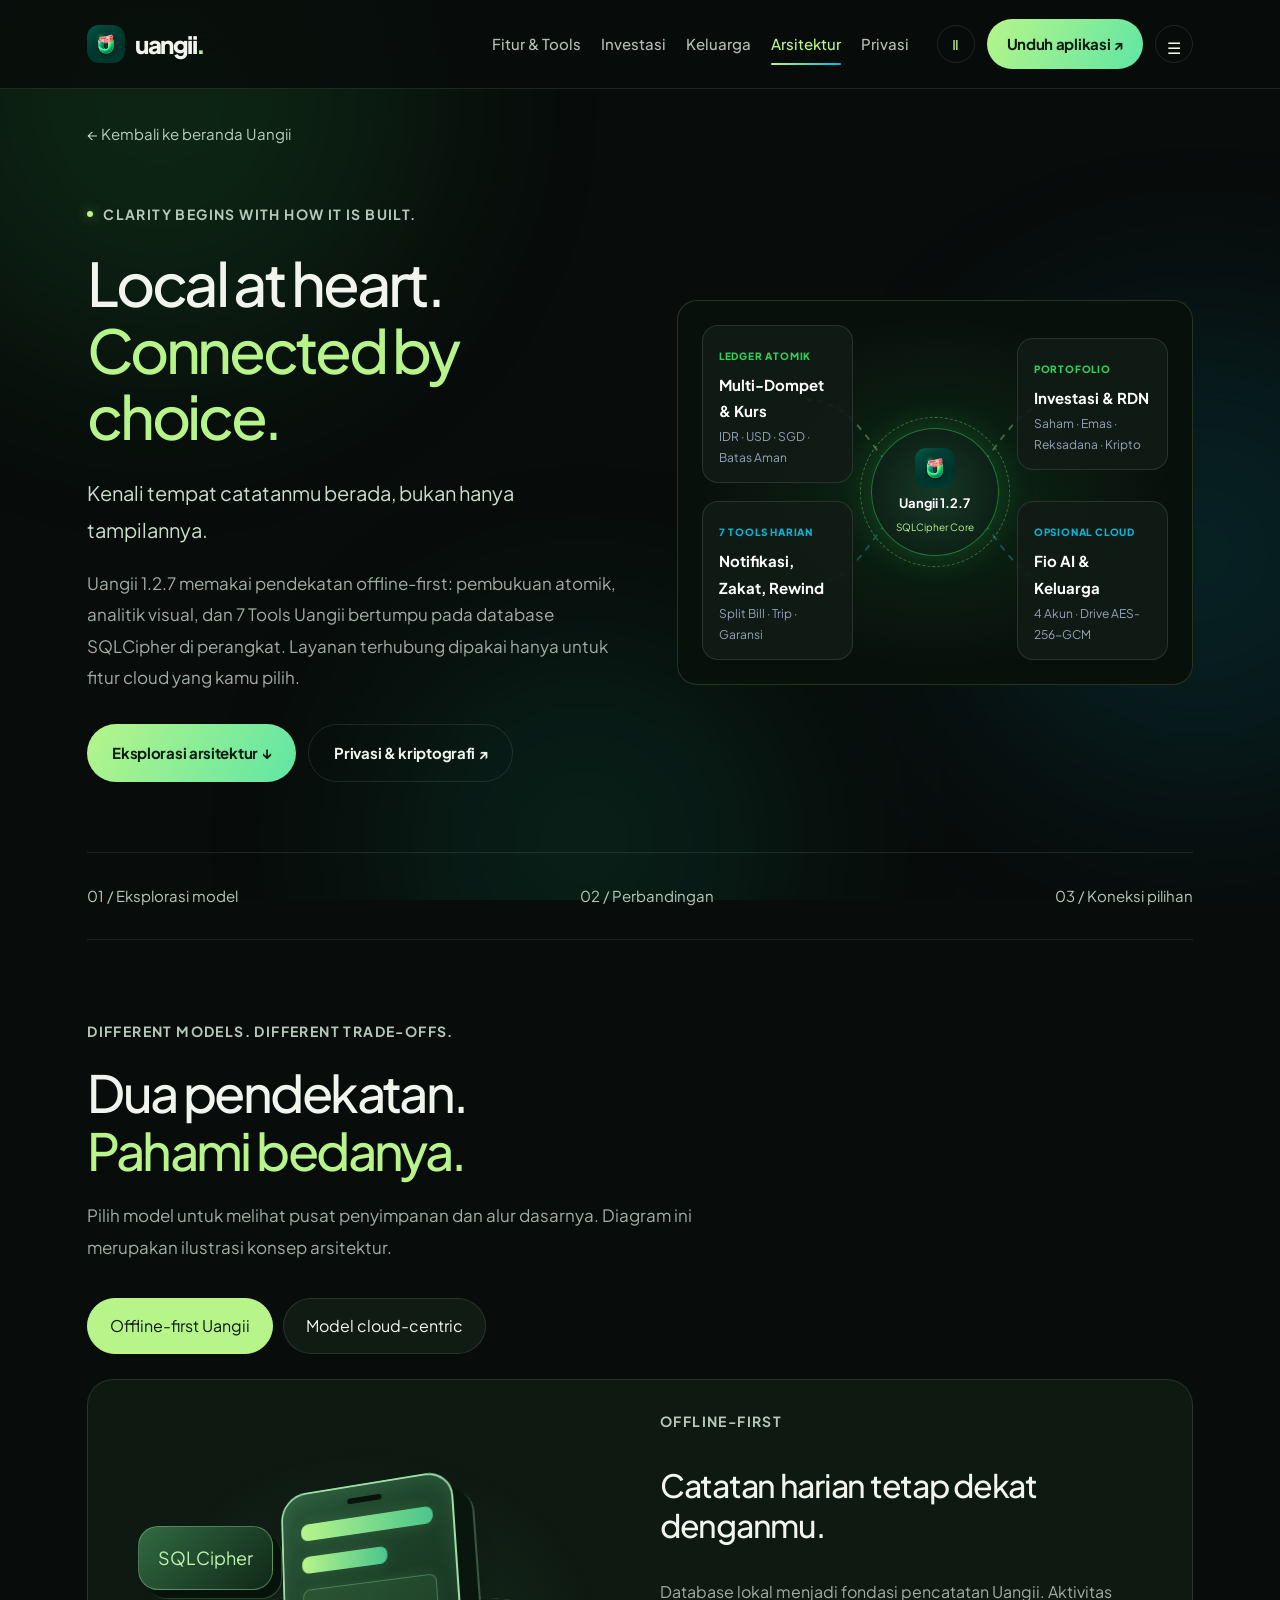
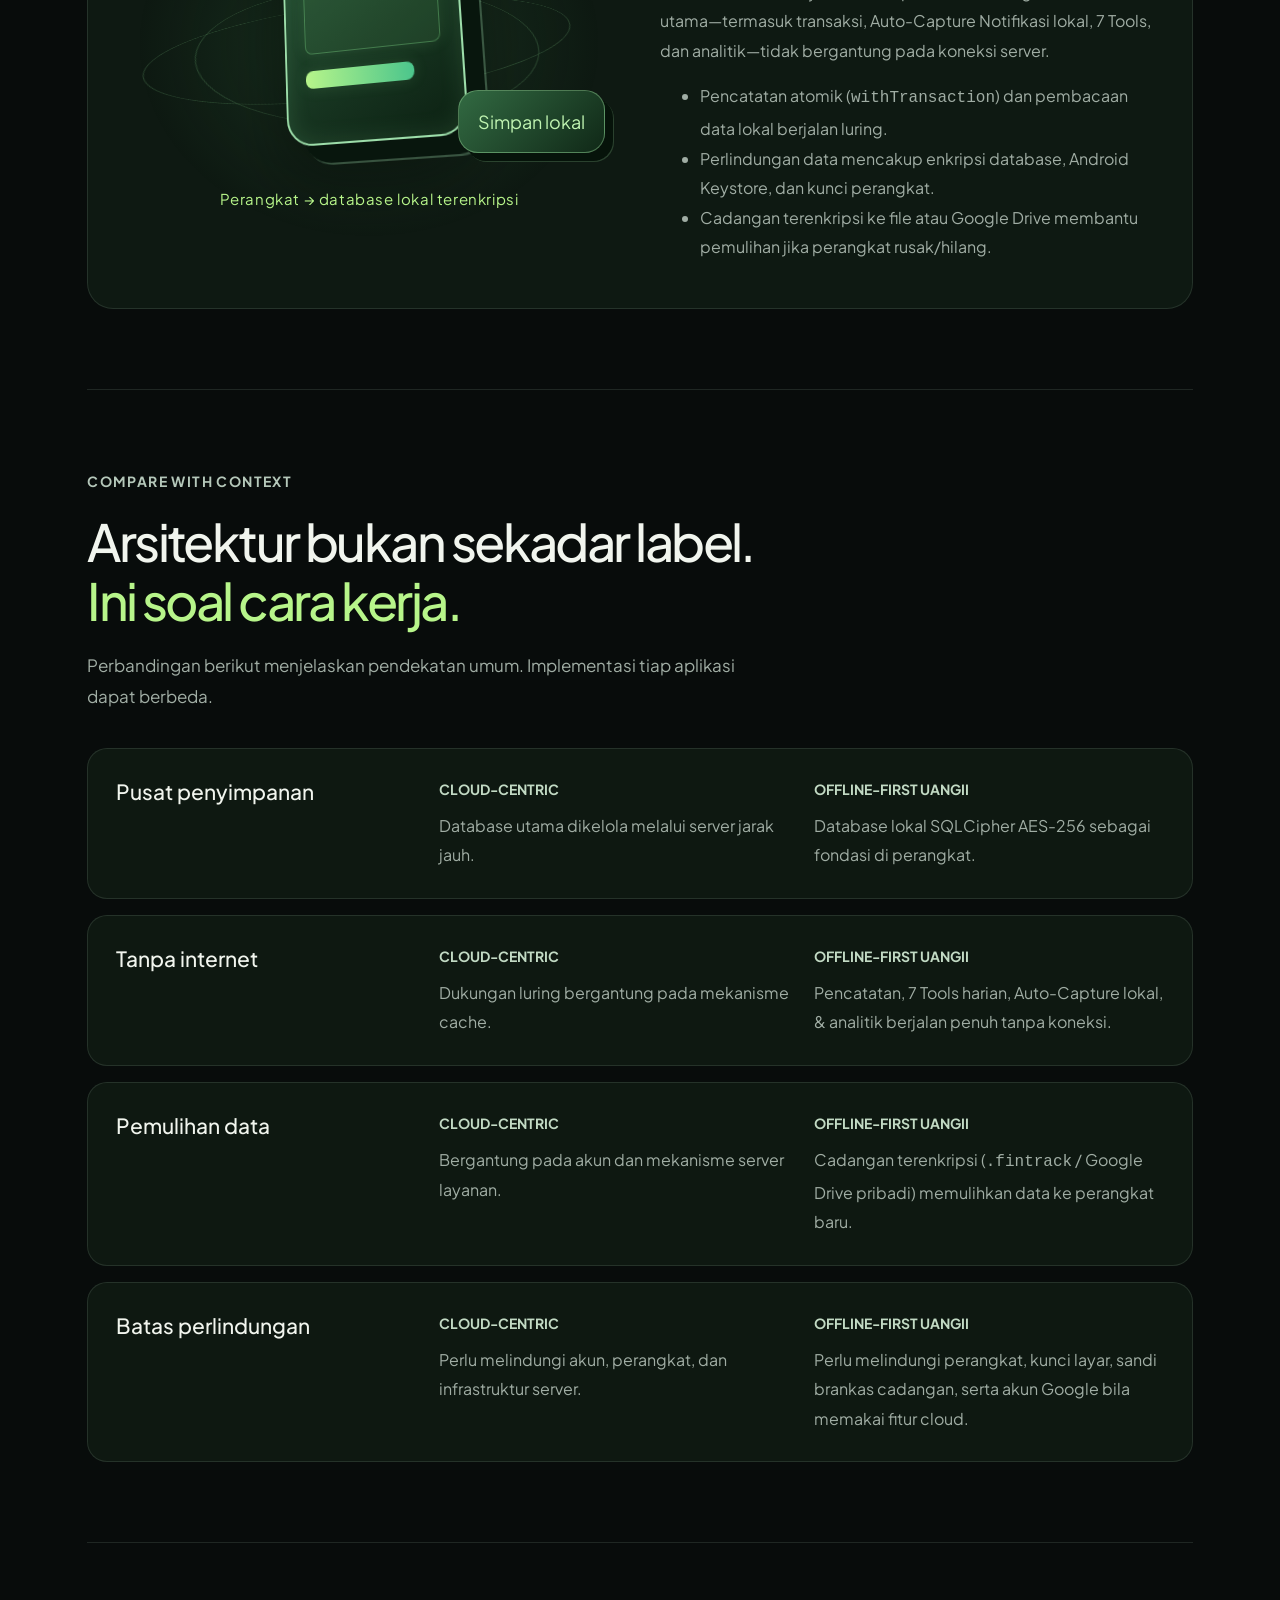
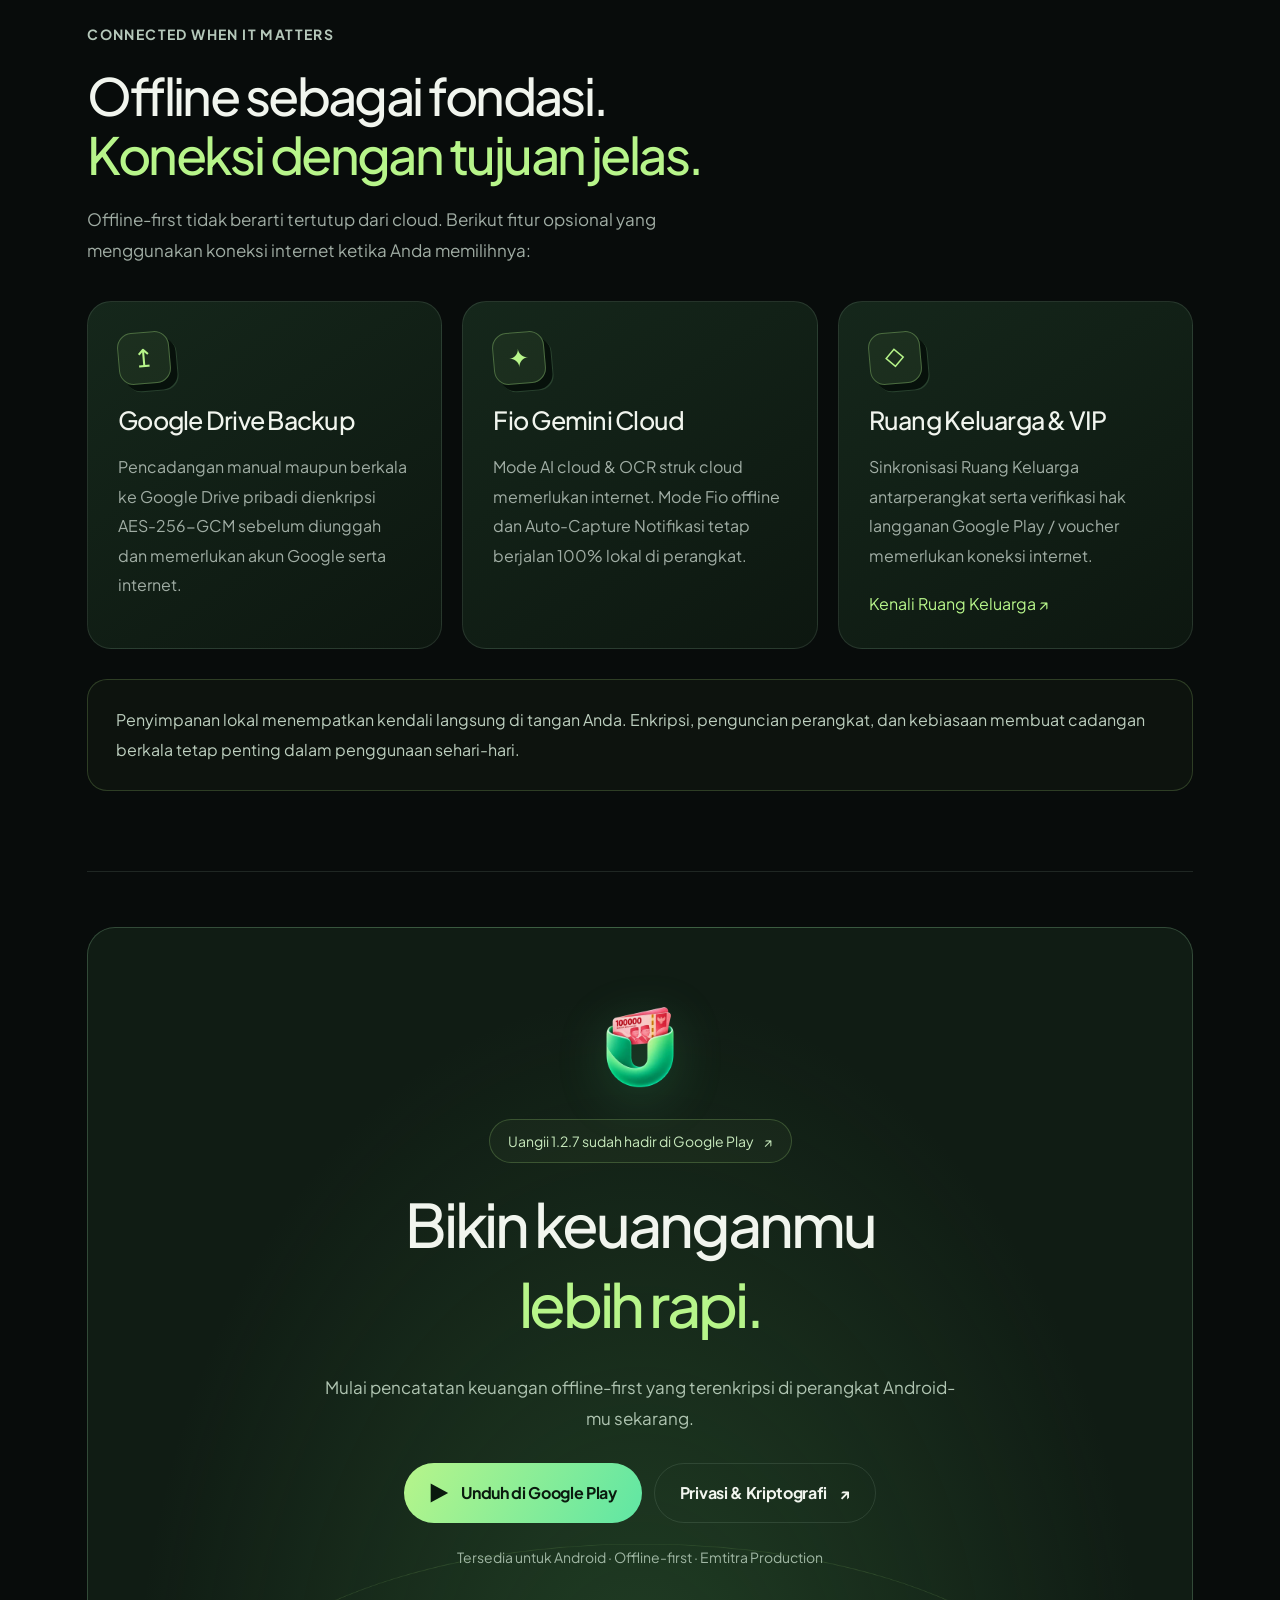
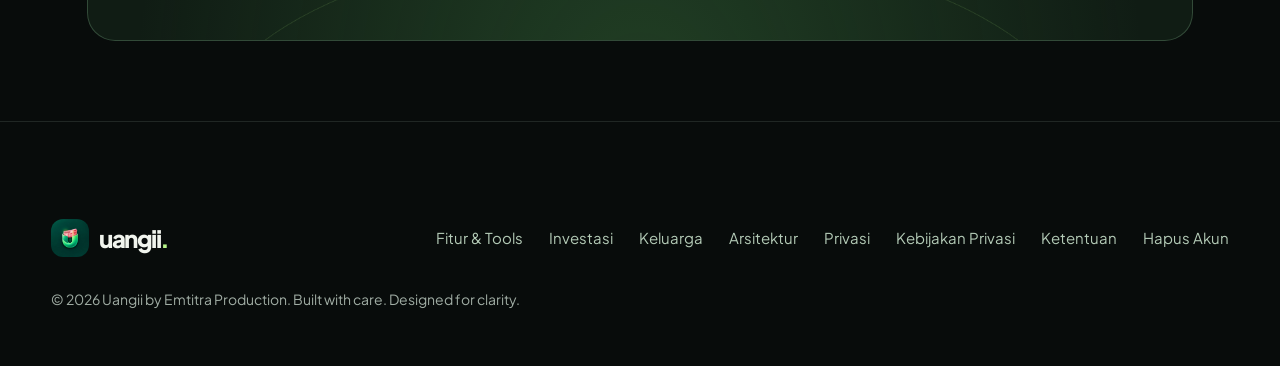
<file: uangii/arsitektur.html>
<!doctype html>
<html lang="id">
<head>
  <meta charset="utf-8">
  <meta name="viewport" content="width=device-width, initial-scale=1">
  <title>Komparasi Arsitektur — Uangii</title>
  <meta name="description" content="Pahami perbedaan pendekatan cloud-centric dan offline-first Uangii 1.2.7, database lokal SQLCipher, Auto-Capture lokal, serta layanan cloud opsional.">
  <meta name="theme-color" content="#080c0b">
  <link rel="icon" href="assets/brand/favicon.png">
  <link rel="canonical" href="https://fintrack.digital/uangii/arsitektur.html">
  <meta property="og:image" content="https://fintrack.digital/uangii/assets/brand/uangii-social.jpg">
  <link rel="preconnect" href="https://fonts.googleapis.com">
  <link rel="preconnect" href="https://fonts.gstatic.com" crossorigin>
  <link href="https://fonts.googleapis.com/css2?family=Plus+Jakarta+Sans:wght@400;500;600;700;800&display=swap" rel="stylesheet">
  <link rel="stylesheet" href="redesign.css">
  <link rel="stylesheet" href="readability.css">
  <link rel="stylesheet" href="subpages.css">
  <link rel="stylesheet" href="launch.css">
  <link rel="stylesheet" href="catalog.css">
  <link rel="stylesheet" href="app-scenes.css">
  <script src="subpages.js" defer></script>
  <script src="app-scenes.js" defer></script>
</head>
<body class="u-subpage">
  <div class="u-aurora" aria-hidden="true"><i></i><i></i><i></i></div>
  <a class="s-skip" href="#page-main">Langsung ke konten</a>
  <div class="s-progress" aria-hidden="true"></div>
  <header id="header">
    <div class="wrap nav">
      <a class="brand" href="index.html" aria-label="Uangii — beranda">
        <img src="assets/brand/uangii-icon.webp" width="38" height="38" alt="">
        <span class="brand-name">uangii<span class="s-accent">.</span></span>
      </a>
      <nav class="nav-links" aria-label="Navigasi utama">
        <a class="nav-btn" href="fitur.html">Fitur &amp; Tools</a>
        <a class="nav-btn" href="investasi.html">Investasi</a>
        <a class="nav-btn" href="keluarga.html">Keluarga</a>
        <a class="nav-btn active" href="arsitektur.html" aria-current="page">Arsitektur</a>
        <a class="nav-btn" href="privasi.html">Privasi</a>
      </nav>
      <div class="nav-right">
        <button type="button" class="u-motion" id="pageMotion" aria-label="Jeda animasi" aria-pressed="false">Ⅱ</button>
        <a class="btn btn-primary nav-app-btn" href="https://play.google.com/store/apps/details?id=com.ftrackpro.financetracker.emtitra" target="_blank" rel="noopener noreferrer">Unduh aplikasi ↗</a>
        <button type="button" class="menu-toggle" id="pageMenu" aria-label="Buka menu" aria-expanded="false" aria-controls="pageNav">☰</button>
      </div>
    </div>
    <nav class="s-mobile-nav" id="pageNav" aria-label="Menu ponsel" hidden>
      <a href="index.html">Beranda</a>
      <a href="fitur.html">Fitur &amp; Tools</a>
      <a href="investasi.html">Investasi</a>
      <a href="keluarga.html">Ruang Keluarga</a>
      <a href="arsitektur.html" aria-current="page">Arsitektur</a>
      <a href="privasi.html">Privasi</a>
      <a href="https://play.google.com/store/apps/details?id=com.ftrackpro.financetracker.emtitra" target="_blank" rel="noopener noreferrer">Unduh aplikasi ↗</a>
    </nav>
  </header>

  <main id="page-main">
    <div class="wrap">
      <a class="s-back" href="index.html">← Kembali ke beranda Uangii</a>

      <section class="s-hero">
        <div>
          <span class="u-eyebrow"><i class="u-dot" aria-hidden="true"></i> CLARITY BEGINS WITH HOW IT IS BUILT.</span>
          <h1>Local at heart.<br><em>Connected by choice.</em></h1>
          <p class="s-lead">Kenali tempat catatanmu berada, bukan hanya tampilannya.</p>
          <p>Uangii 1.2.7 memakai pendekatan offline-first: pembukuan atomik, analitik visual, dan 7 Tools Uangii bertumpu pada database SQLCipher di perangkat. Layanan terhubung dipakai hanya untuk fitur cloud yang kamu pilih.</p>
          <div class="u-actions">
            <a class="btn btn-primary" href="#model">Eksplorasi arsitektur ↓</a>
            <a class="btn btn-ghost" href="privasi.html">Privasi &amp; kriptografi ↗</a>
          </div>
        </div>
        <div class="s-reveal">
          <div data-app-canvas="ecosystem"></div>
        </div>
      </section>

      <nav class="s-anchor-nav" aria-label="Bagian arsitektur">
        <a href="#model">01 / Eksplorasi model</a>
        <a href="#komparasi">02 / Perbandingan</a>
        <a href="#koneksi">03 / Koneksi pilihan</a>
      </nav>

      <section class="s-section" id="model">
        <div class="s-heading s-reveal">
          <span class="u-eyebrow">DIFFERENT MODELS. DIFFERENT TRADE-OFFS.</span>
          <h2>Dua pendekatan.<br><em>Pahami bedanya.</em></h2>
          <p>Pilih model untuk melihat pusat penyimpanan dan alur dasarnya. Diagram ini merupakan ilustrasi konsep arsitektur.</p>
        </div>
        <div class="s-model-controls" role="group" aria-label="Pilih model arsitektur">
          <button type="button" data-model="local" aria-pressed="true">Offline-first Uangii</button>
          <button type="button" data-model="cloud" aria-pressed="false">Model cloud-centric</button>
        </div>
        <div class="s-model-panel" data-model-panel="local">
          <div class="s-scene" role="img" aria-label="Database utama berada di perangkat pengguna">
            <div class="s-device" aria-hidden="true"><i></i><i></i><i></i><i></i></div>
            <span class="s-float-token one" aria-hidden="true">SQLCipher</span>
            <span class="s-float-token two" aria-hidden="true">Simpan lokal</span>
            <span class="s-scene-label">Perangkat → database lokal terenkripsi</span>
          </div>
          <div>
            <span class="u-eyebrow">OFFLINE-FIRST</span>
            <h3>Catatan harian tetap dekat denganmu.</h3>
            <p>Database lokal menjadi fondasi pencatatan Uangii. Aktivitas utama—termasuk transaksi, Auto-Capture Notifikasi lokal, 7 Tools, dan analitik—tidak bergantung pada koneksi server.</p>
            <ul>
              <li>Pencatatan atomik (<code>withTransaction</code>) dan pembacaan data lokal berjalan luring.</li>
              <li>Perlindungan data mencakup enkripsi database, Android Keystore, dan kunci perangkat.</li>
              <li>Cadangan terenkripsi ke file atau Google Drive membantu pemulihan jika perangkat rusak/hilang.</li>
            </ul>
          </div>
        </div>
        <div class="s-model-panel" data-model-panel="cloud" hidden>
          <div class="s-scene" role="img" aria-label="Ilustrasi server sebagai pusat penyimpanan pada model cloud-centric">
            <div class="s-server" aria-hidden="true"><span></span><span></span><span></span></div>
            <span class="s-float-token one" aria-hidden="true">Perangkat</span>
            <span class="s-float-token two" aria-hidden="true">Layanan cloud</span>
            <span class="s-scene-label">Perangkat ↔ layanan ↔ database pusat</span>
          </div>
          <div>
            <span class="u-eyebrow">CLOUD-CENTRIC / MODEL ILUSTRATIF</span>
            <h3>Layanan jarak jauh menjadi pusat data.</h3>
            <p>Pada pendekatan ini, data utama dikelola melalui server pusat. Ini mendukung akses lintas perangkat, dengan ketergantungan pada koneksi dan kebijakan penyedia.</p>
            <ul>
              <li>Kebutuhan internet bergantung pada rancangan cache dan sinkronisasi.</li>
              <li>Keamanan mencakup akun, perangkat, serta infrastruktur server penyedia.</li>
              <li>Ketersediaan layanan jarak jauh menjadi bagian dari pengalaman harian.</li>
            </ul>
          </div>
        </div>
      </section>

      <section class="s-section" id="komparasi">
        <div class="s-heading s-reveal">
          <span class="u-eyebrow">COMPARE WITH CONTEXT</span>
          <h2>Arsitektur bukan sekadar label.<br><em>Ini soal cara kerja.</em></h2>
          <p>Perbandingan berikut menjelaskan pendekatan umum. Implementasi tiap aplikasi dapat berbeda.</p>
        </div>
        <div class="s-compare" data-stagger>
          <article class="s-compare-row u-spot">
            <h3>Pusat penyimpanan</h3>
            <p><strong>CLOUD-CENTRIC</strong>Database utama dikelola melalui server jarak jauh.</p>
            <p><strong>OFFLINE-FIRST UANGII</strong>Database lokal SQLCipher AES-256 sebagai fondasi di perangkat.</p>
          </article>
          <article class="s-compare-row u-spot">
            <h3>Tanpa internet</h3>
            <p><strong>CLOUD-CENTRIC</strong>Dukungan luring bergantung pada mekanisme cache.</p>
            <p><strong>OFFLINE-FIRST UANGII</strong>Pencatatan, 7 Tools harian, Auto-Capture lokal, &amp; analitik berjalan penuh tanpa koneksi.</p>
          </article>
          <article class="s-compare-row u-spot">
            <h3>Pemulihan data</h3>
            <p><strong>CLOUD-CENTRIC</strong>Bergantung pada akun dan mekanisme server layanan.</p>
            <p><strong>OFFLINE-FIRST UANGII</strong>Cadangan terenkripsi (<code>.fintrack</code> / Google Drive pribadi) memulihkan data ke perangkat baru.</p>
          </article>
          <article class="s-compare-row u-spot">
            <h3>Batas perlindungan</h3>
            <p><strong>CLOUD-CENTRIC</strong>Perlu melindungi akun, perangkat, dan infrastruktur server.</p>
            <p><strong>OFFLINE-FIRST UANGII</strong>Perlu melindungi perangkat, kunci layar, sandi brankas cadangan, serta akun Google bila memakai fitur cloud.</p>
          </article>
        </div>
      </section>

      <section class="s-section" id="koneksi">
        <div class="s-heading s-reveal">
          <span class="u-eyebrow">CONNECTED WHEN IT MATTERS</span>
          <h2>Offline sebagai fondasi.<br><em>Koneksi dengan tujuan jelas.</em></h2>
          <p>Offline-first tidak berarti tertutup dari cloud. Berikut fitur opsional yang menggunakan koneksi internet ketika Anda memilihnya:</p>
        </div>
        <div class="s-grid" data-stagger>
          <article class="s-card u-spot">
            <span class="s-icon" aria-hidden="true">↥</span>
            <h3>Google Drive Backup</h3>
            <p>Pencadangan manual maupun berkala ke Google Drive pribadi dienkripsi AES-256-GCM sebelum diunggah dan memerlukan akun Google serta internet.</p>
          </article>
          <article class="s-card u-spot">
            <span class="s-icon" aria-hidden="true">✦</span>
            <h3>Fio Gemini Cloud</h3>
            <p>Mode AI cloud &amp; OCR struk cloud memerlukan internet. Mode Fio offline dan Auto-Capture Notifikasi tetap berjalan 100% lokal di perangkat.</p>
          </article>
          <article class="s-card u-spot">
            <span class="s-icon" aria-hidden="true">◇</span>
            <h3>Ruang Keluarga &amp; VIP</h3>
            <p>Sinkronisasi Ruang Keluarga antarperangkat serta verifikasi hak langganan Google Play / voucher memerlukan koneksi internet.</p>
            <a href="keluarga.html">Kenali Ruang Keluarga ↗</a>
          </article>
        </div>
        <div class="s-note s-reveal">Penyimpanan lokal menempatkan kendali langsung di tangan Anda. Enkripsi, penguncian perangkat, dan kebiasaan membuat cadangan berkala tetap penting dalam penggunaan sehari-hari.</div>
      </section>

      <section class="launch-cta launch-cta--compact" id="download" aria-labelledby="launchTitle">
        <span id="early-access" class="launch-anchor" aria-hidden="true"></span>
        <img class="launch-mark" src="assets/brand/uangii-mark.webp" width="96" height="96" alt="" loading="lazy" decoding="async">
        <a class="launch-badge" href="https://play.google.com/store/apps/details?id=com.ftrackpro.financetracker.emtitra" target="_blank" rel="noopener noreferrer">Uangii 1.2.7 sudah hadir di Google Play <span aria-hidden="true">↗</span></a>
        <h2 id="launchTitle">
          <span class="u-sr-only">Bikin keuanganmu lebih rapi, lebih tenang, dan lebih terarah.</span>
          <span aria-hidden="true">Bikin keuanganmu<span class="launch-rotator" data-launch-rotator><span class="launch-word is-active">lebih rapi.</span><span class="launch-word">lebih tenang.</span><span class="launch-word">lebih terarah.</span></span></span>
        </h2>
        <p>Mulai pencatatan keuangan offline-first yang terenkripsi di perangkat Android-mu sekarang.</p>
        <div class="launch-actions">
          <a class="btn btn-primary launch-store-link" href="https://play.google.com/store/apps/details?id=com.ftrackpro.financetracker.emtitra" target="_blank" rel="noopener noreferrer">
            <svg class="launch-play-icon" viewBox="0 0 24 26" aria-hidden="true"><path d="M2 1.5 23 13 2 24.5Z"/></svg>
            <span>Unduh di Google Play</span>
          </a>
          <a class="btn btn-ghost" href="privasi.html">Privasi &amp; Kriptografi <span aria-hidden="true">↗</span></a>
        </div>
        <span class="launch-note">Tersedia untuk Android · Offline-first · Emtitra Production</span>
      </section>
    </div>
  </main>

  <footer>
    <div class="wrap s-footer">
      <div class="s-footer-top">
        <a class="brand" href="index.html">
          <img src="assets/brand/uangii-icon.webp" width="38" height="38" alt="">
          <span class="brand-name">uangii<span class="s-accent">.</span></span>
        </a>
        <nav class="s-footer-links" aria-label="Halaman Uangii">
          <a href="fitur.html">Fitur &amp; Tools</a>
          <a href="investasi.html">Investasi</a>
          <a href="keluarga.html">Keluarga</a>
          <a href="arsitektur.html">Arsitektur</a>
          <a href="privasi.html">Privasi</a>
          <a href="kebijakan-privasi.html">Kebijakan Privasi</a>
          <a href="ketentuan.html">Ketentuan</a>
          <a href="hapus-akun.html">Hapus Akun</a>
        </nav>
      </div>
      <p>© 2026 Uangii by Emtitra Production. Built with care. Designed for clarity.</p>
    </div>
  </footer>
  <script src="launch.js" defer></script>
</body>
</html>
</file>
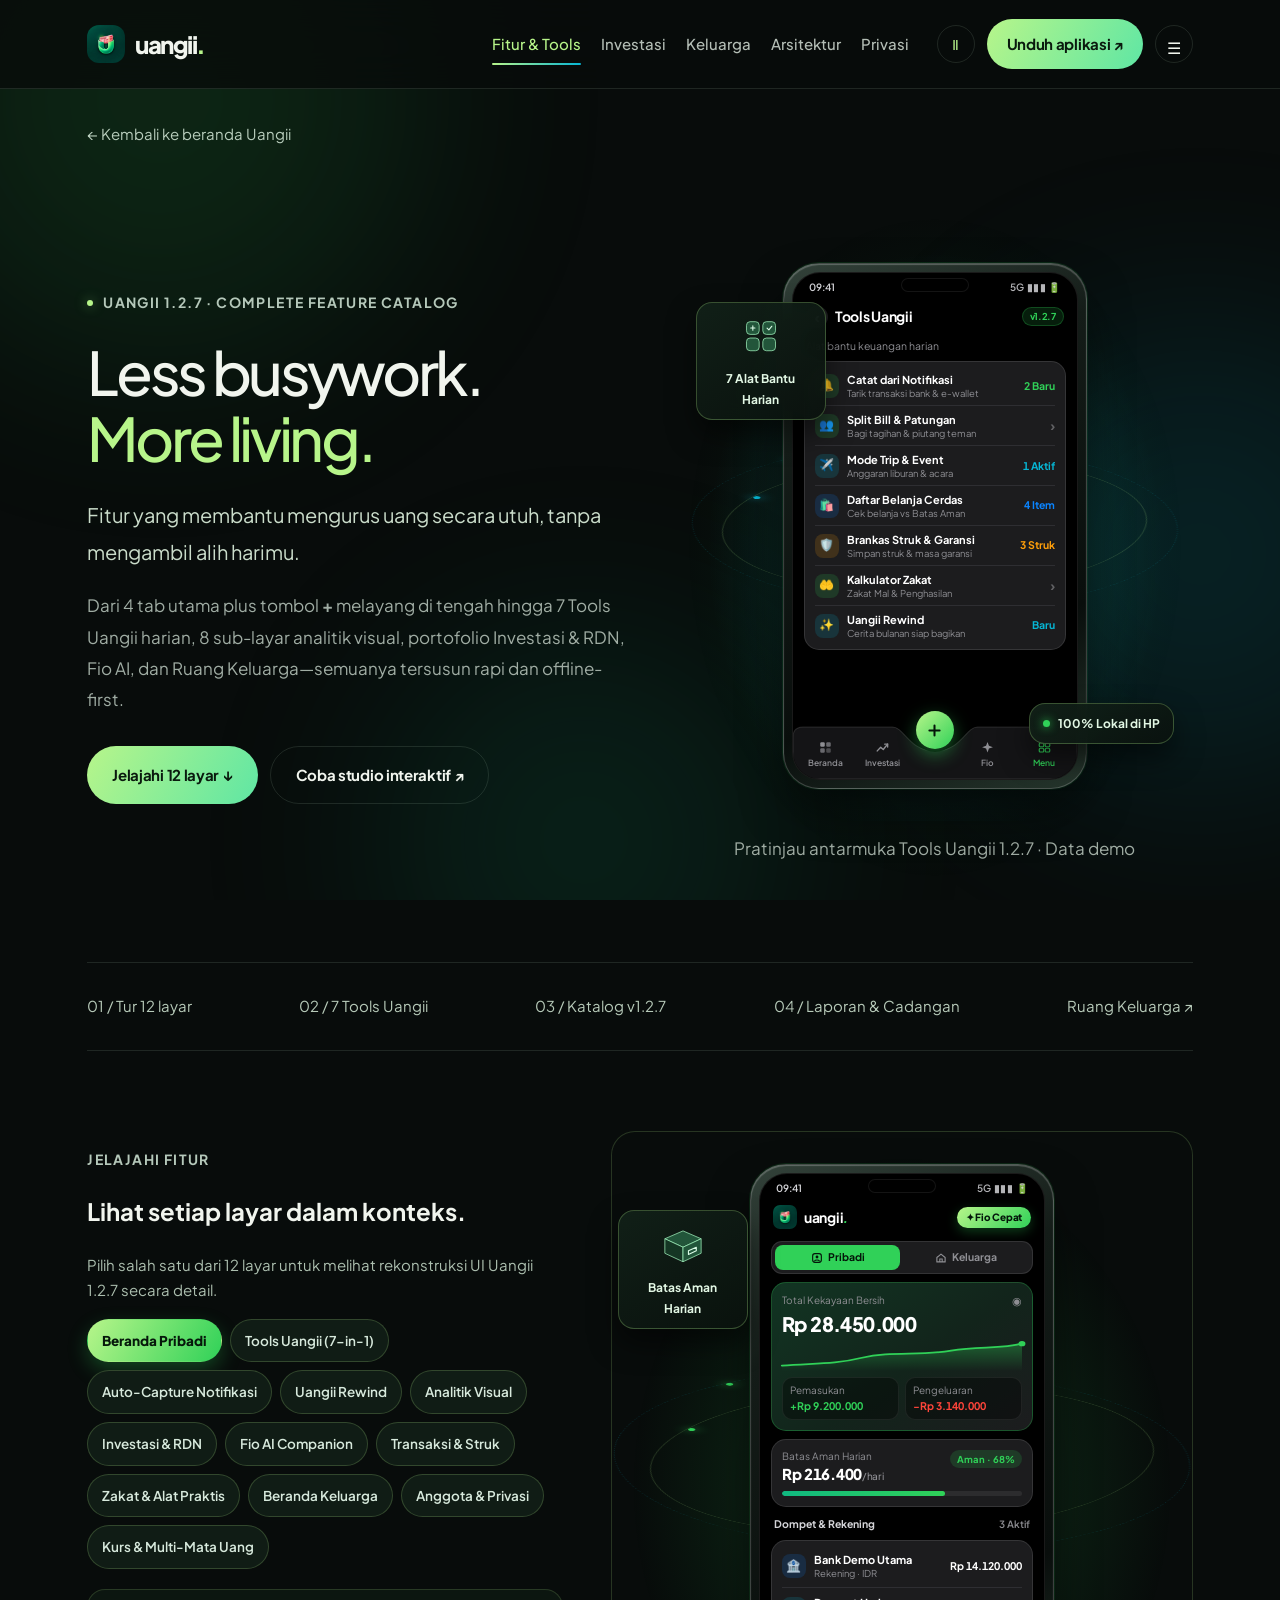
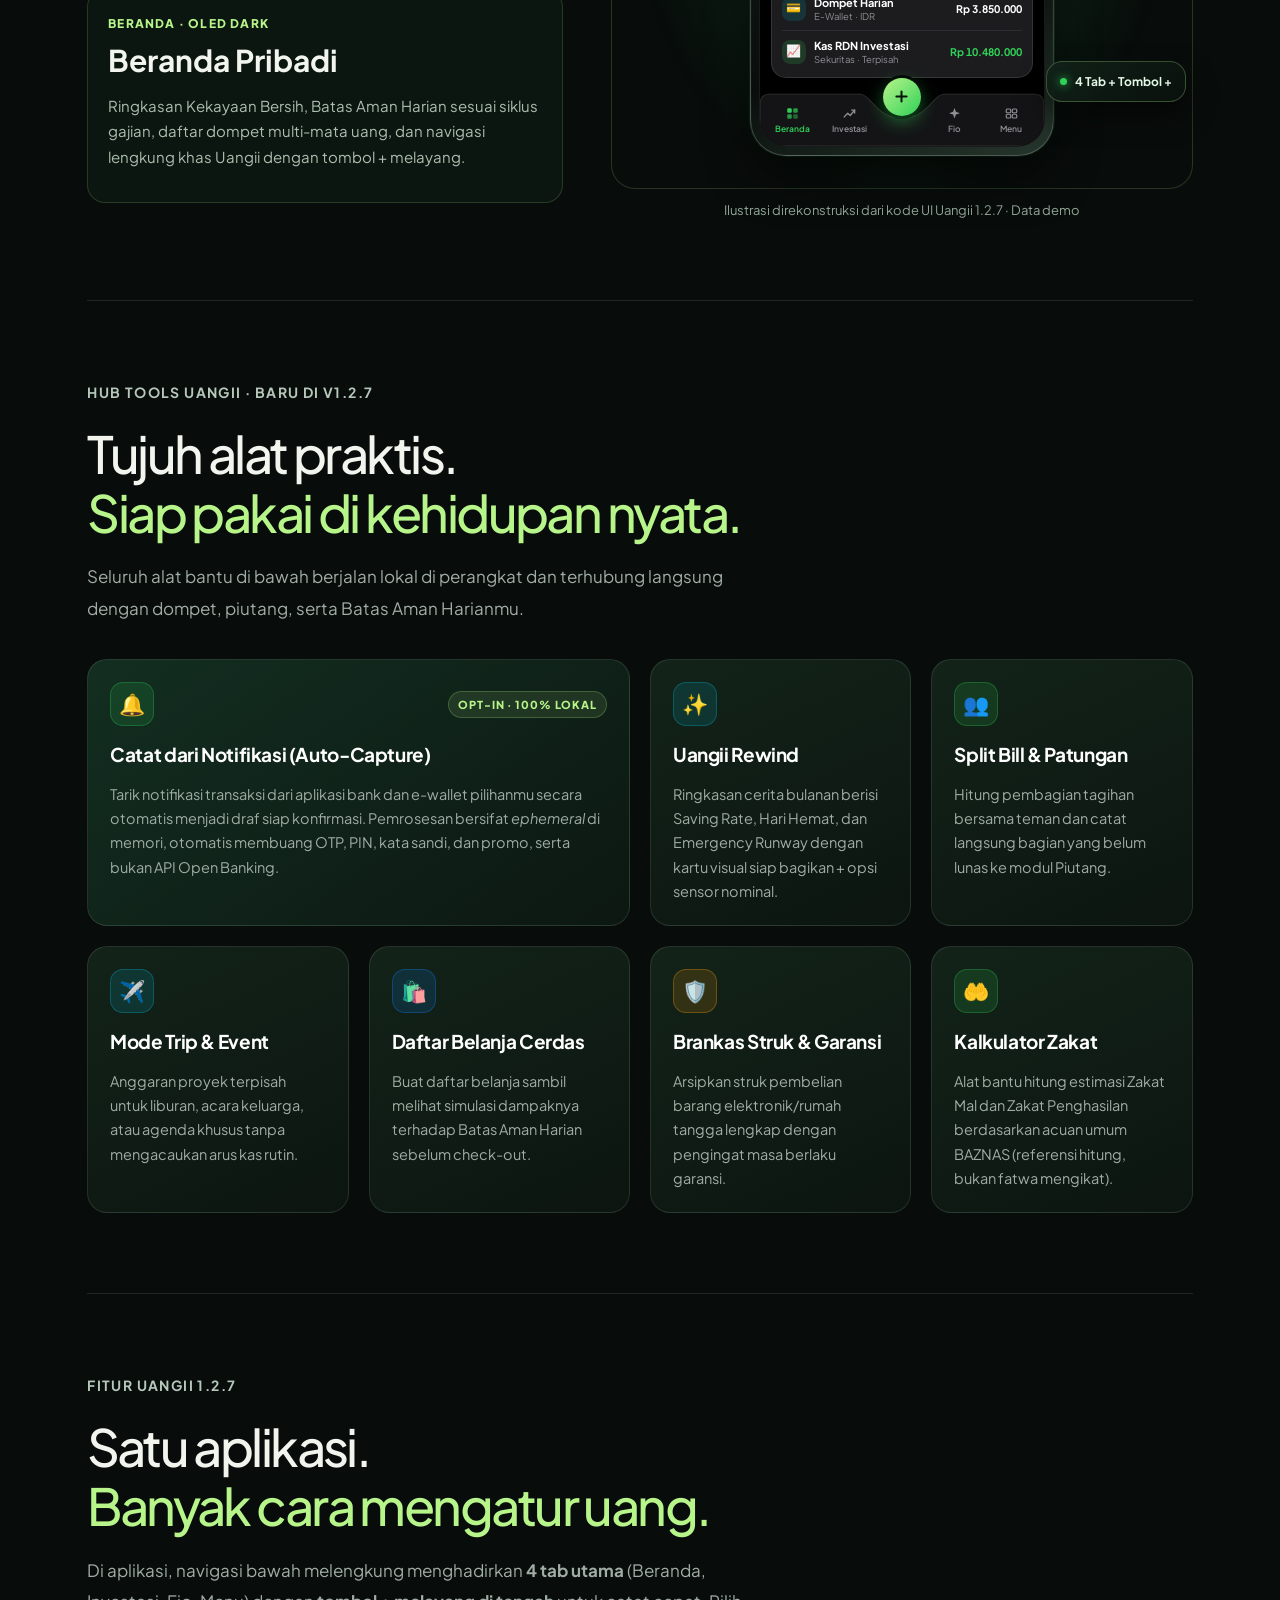
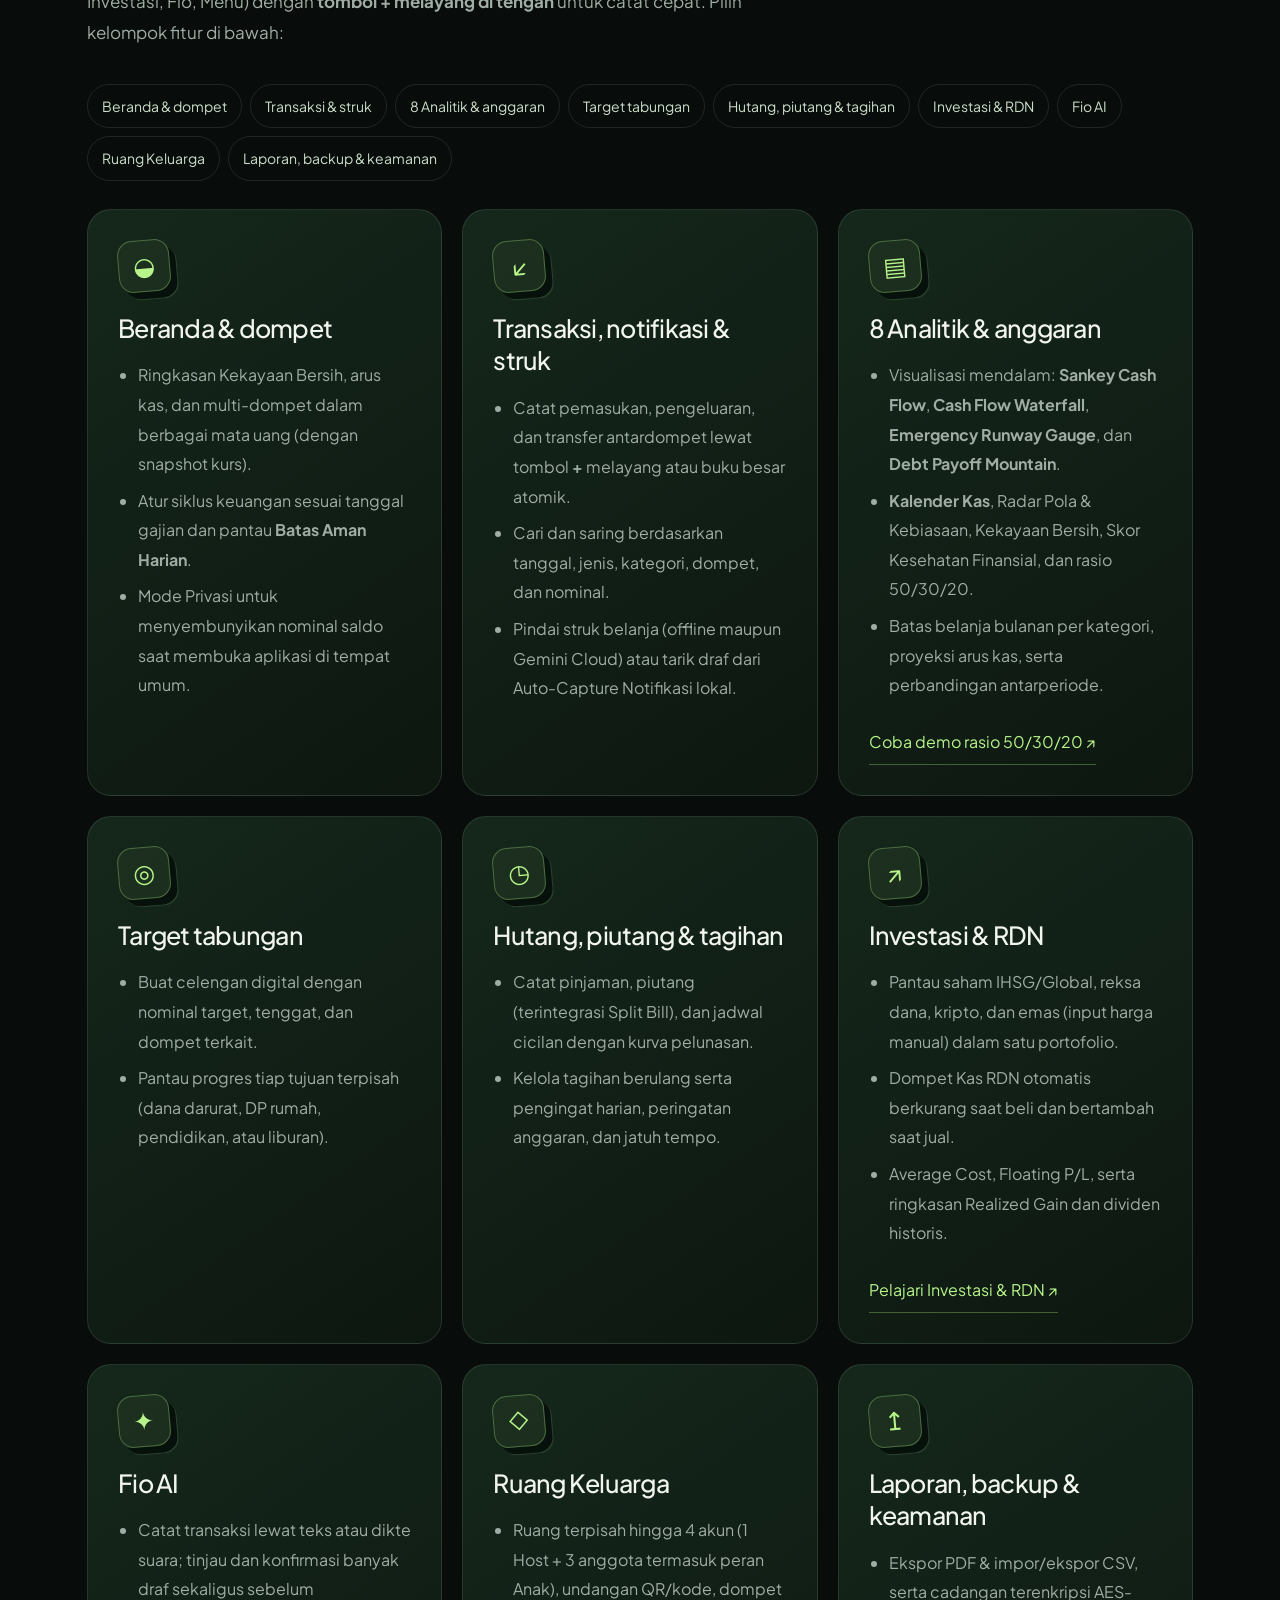
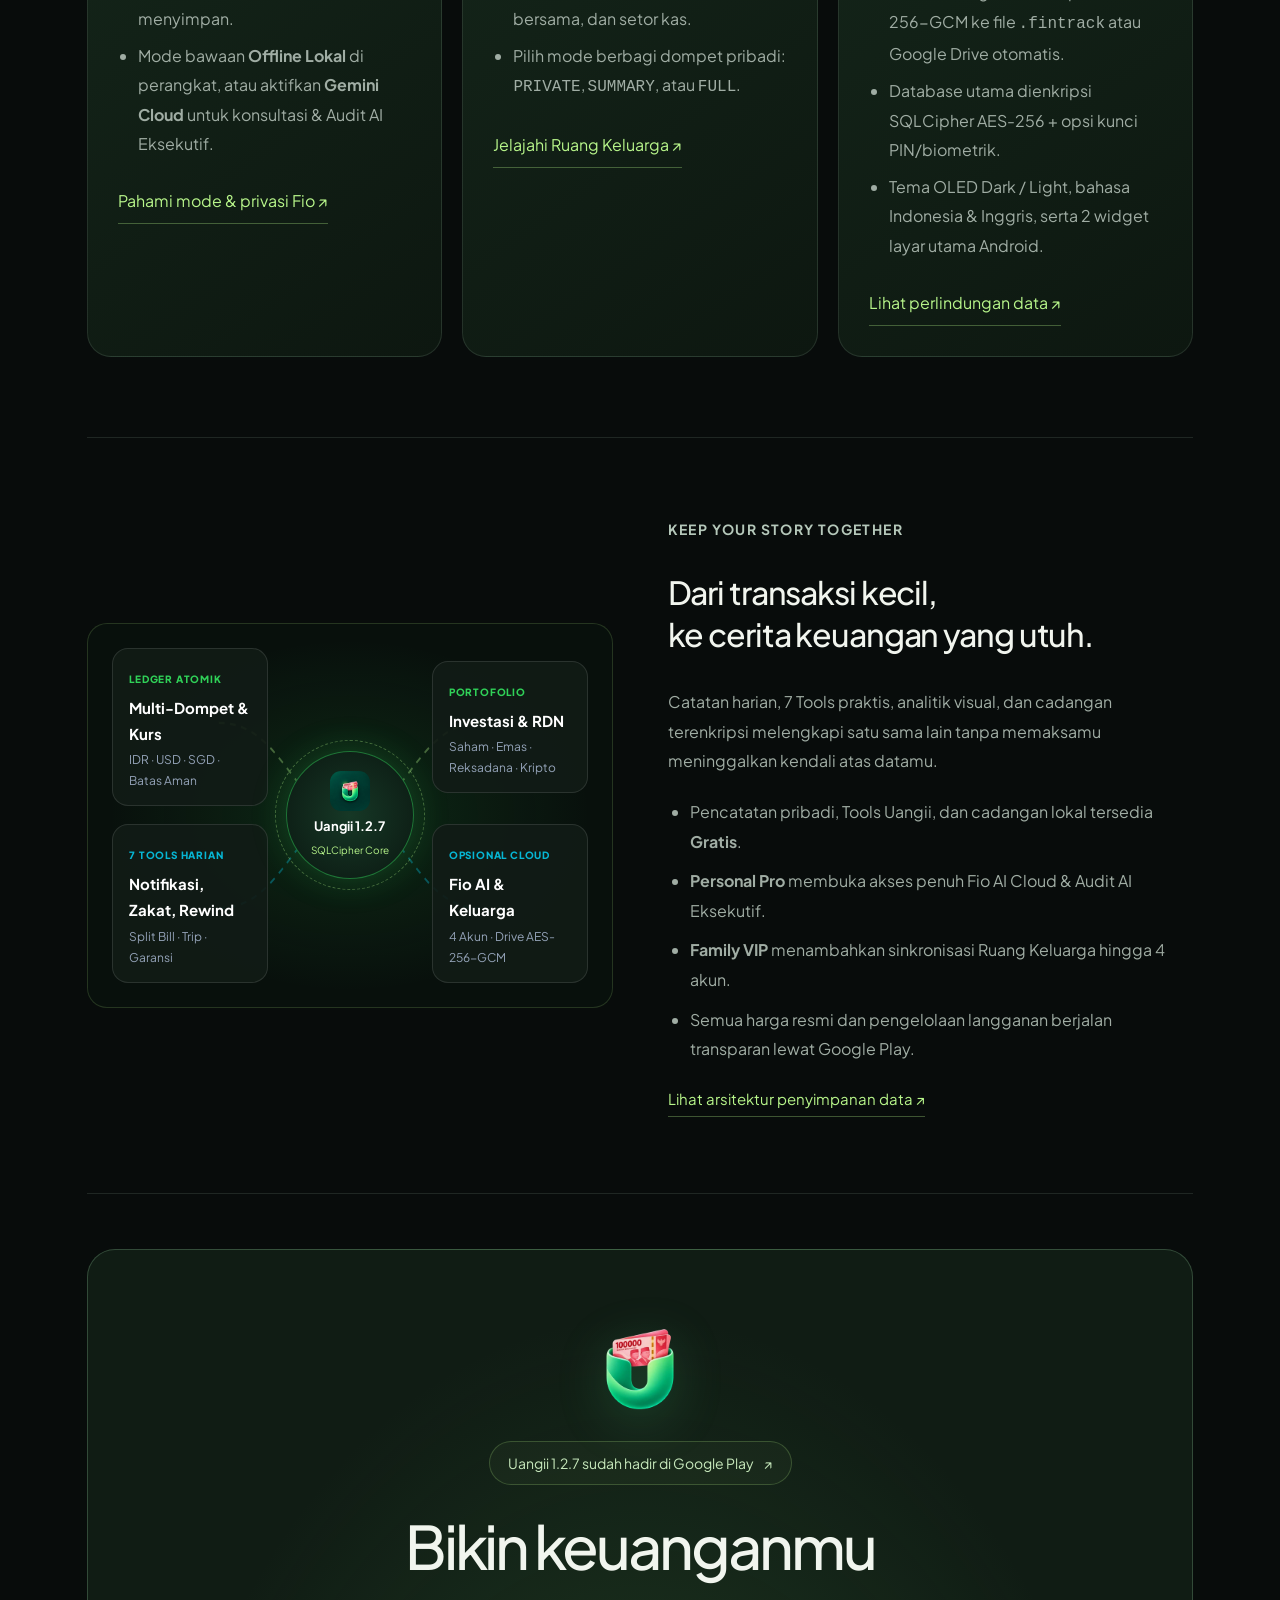
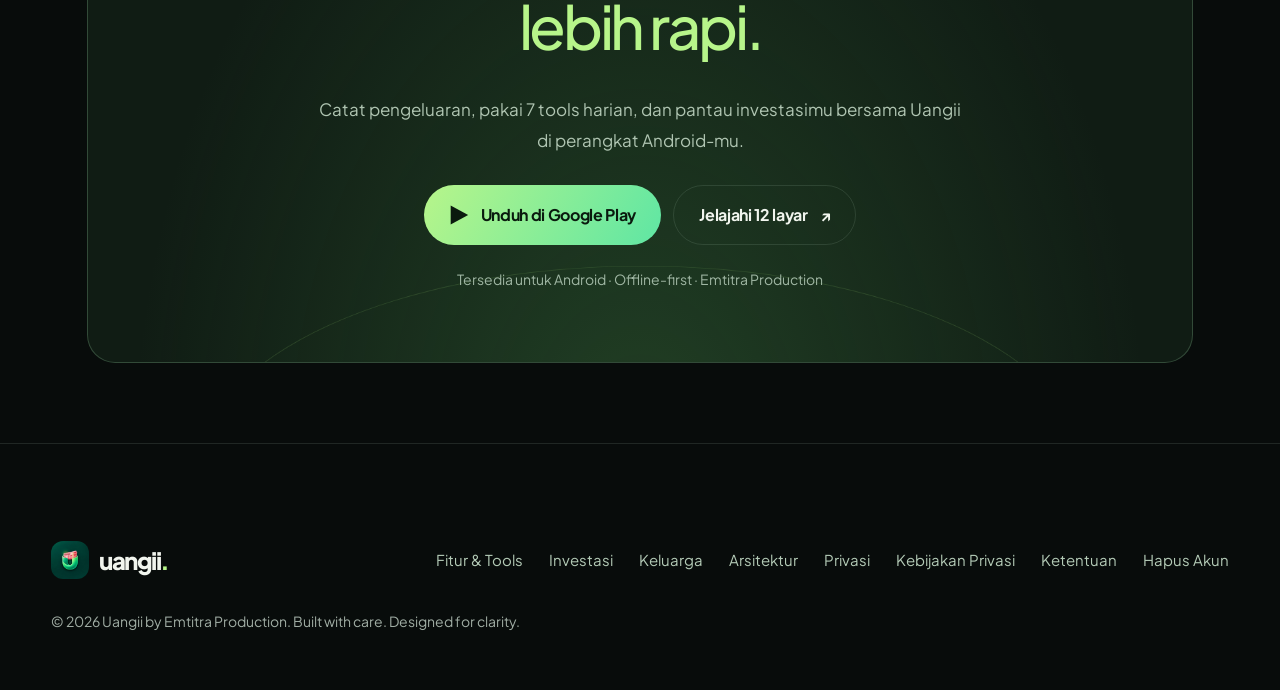
<file: uangii/fitur.html>
<!doctype html>
<html lang="id">
<head>
  <meta charset="utf-8">
  <meta name="viewport" content="width=device-width, initial-scale=1">
  <title>Fitur &amp; 7 Tools Uangii 1.2.7 — Uangii</title>
  <meta name="description" content="Jelajahi seluruh fitur Uangii 1.2.7: Beranda OLED Dark, 7 Tools Uangii harian (Auto-Capture Notifikasi lokal, Split Bill, Trip, Belanja, Garansi, Zakat, Rewind), 8 Analitik Visual, Investasi & RDN, Fio AI, dan Ruang Keluarga.">
  <meta name="theme-color" content="#080c0b">
  <link rel="icon" href="assets/brand/favicon.png">
  <link rel="canonical" href="https://fintrack.digital/uangii/fitur.html">
  <meta property="og:image" content="https://fintrack.digital/uangii/assets/brand/uangii-social.jpg">
  <link rel="preconnect" href="https://fonts.googleapis.com">
  <link rel="preconnect" href="https://fonts.gstatic.com" crossorigin>
  <link href="https://fonts.googleapis.com/css2?family=Plus+Jakarta+Sans:wght@400;500;600;700;800&display=swap" rel="stylesheet">
  <link rel="stylesheet" href="redesign.css">
  <link rel="stylesheet" href="readability.css">
  <link rel="stylesheet" href="subpages.css">
  <link rel="stylesheet" href="launch.css">
  <link rel="stylesheet" href="catalog.css">
  <link rel="stylesheet" href="app-scenes.css">
  <script src="subpages.js" defer></script>
  <script src="app-scenes.js" defer></script>
</head>
<body class="u-subpage">
  <div class="u-aurora" aria-hidden="true"><i></i><i></i><i></i></div>
  <a class="s-skip" href="#page-main">Langsung ke konten</a>
  <div class="s-progress" aria-hidden="true"></div>
  <header id="header">
    <div class="wrap nav">
      <a class="brand" href="index.html" aria-label="Uangii — beranda">
        <img src="assets/brand/uangii-icon.webp" width="38" height="38" alt="">
        <span class="brand-name">uangii<span class="s-accent">.</span></span>
      </a>
      <nav class="nav-links" aria-label="Navigasi utama">
        <a class="nav-btn active" href="fitur.html" aria-current="page">Fitur &amp; Tools</a>
        <a class="nav-btn" href="investasi.html">Investasi</a>
        <a class="nav-btn" href="keluarga.html">Keluarga</a>
        <a class="nav-btn" href="arsitektur.html">Arsitektur</a>
        <a class="nav-btn" href="privasi.html">Privasi</a>
      </nav>
      <div class="nav-right">
        <button type="button" class="u-motion" id="pageMotion" aria-label="Jeda animasi" aria-pressed="false">Ⅱ</button>
        <a class="btn btn-primary nav-app-btn" href="https://play.google.com/store/apps/details?id=com.ftrackpro.financetracker.emtitra" target="_blank" rel="noopener noreferrer">Unduh aplikasi ↗</a>
        <button type="button" class="menu-toggle" id="pageMenu" aria-label="Buka menu" aria-expanded="false" aria-controls="pageNav">☰</button>
      </div>
    </div>
    <nav class="s-mobile-nav" id="pageNav" aria-label="Menu ponsel" hidden>
      <a href="index.html">Beranda</a>
      <a href="fitur.html" aria-current="page">Fitur &amp; Tools</a>
      <a href="investasi.html">Investasi</a>
      <a href="keluarga.html">Ruang Keluarga</a>
      <a href="arsitektur.html">Arsitektur</a>
      <a href="privasi.html">Privasi</a>
      <a href="https://play.google.com/store/apps/details?id=com.ftrackpro.financetracker.emtitra" target="_blank" rel="noopener noreferrer">Unduh aplikasi ↗</a>
    </nav>
  </header>

  <main id="page-main">
    <div class="wrap">
      <a class="s-back" href="index.html">← Kembali ke beranda Uangii</a>

      <section class="s-hero">
        <div>
          <span class="u-eyebrow"><i class="u-dot" aria-hidden="true"></i> UANGII 1.2.7 · COMPLETE FEATURE CATALOG</span>
          <h1>Less busywork.<br><em>More living.</em></h1>
          <p class="s-lead">Fitur yang membantu mengurus uang secara utuh, tanpa mengambil alih harimu.</p>
          <p>Dari 4 tab utama plus tombol <strong>+</strong> melayang di tengah hingga 7 Tools Uangii harian, 8 sub-layar analitik visual, portofolio Investasi &amp; RDN, Fio AI, dan Ruang Keluarga—semuanya tersusun rapi dan offline-first.</p>
          <div class="u-actions">
            <a class="btn btn-primary" href="#jelajahi">Jelajahi 12 layar ↓</a>
            <a class="btn btn-ghost" href="index.html#interactive-studio">Coba studio interaktif ↗</a>
          </div>
        </div>
        <div class="us-mount s-art">
          <div data-app-scene="toolsHub"><p class="us-example">Ilustrasi layar Tools Uangii 1.2.7.</p></div>
          <p class="us-art-note">Pratinjau antarmuka Tools Uangii 1.2.7 · Data demo</p>
        </div>
      </section>

      <nav class="s-anchor-nav" aria-label="Bagian fitur">
        <a href="#jelajahi">01 / Tur 12 layar</a>
        <a href="#tools">02 / 7 Tools Uangii</a>
        <a href="#fitur-lengkap">03 / Katalog v1.2.7</a>
        <a href="#laporan">04 / Laporan &amp; Cadangan</a>
        <a href="keluarga.html">Ruang Keluarga ↗</a>
      </nav>

      <!-- INTERACTIVE 12-SCREEN TOUR -->
      <section class="s-section us-tour" id="jelajahi" data-app-tour="personal toolsHub autoCapture rewind analytics investments fio transactions zakat family members exchange" aria-labelledby="jelajahi-title">
        <div class="us-tour-layout">
          <div class="us-tour-copy">
            <span class="u-eyebrow">JELAJAHI FITUR</span>
            <h2 id="jelajahi-title">Lihat setiap layar dalam konteks.</h2>
            <p class="us-example">Pilih salah satu dari 12 layar untuk melihat rekonstruksi UI Uangii 1.2.7 secara detail.</p>
            <div class="us-tour-controls" data-tour-controls role="group" aria-label="Pilih tampilan aplikasi" hidden></div>
            <div class="us-tour-summary" data-tour-summary aria-live="polite" aria-atomic="true">
              <small>ILUSTRASI TAMPILAN</small>
              <h3>Kenali Uangii</h3>
              <p>Pilih layar untuk melihat contoh fitur.</p>
            </div>
          </div>
          <div class="us-tour-view">
            <div data-tour-view><p class="us-example">Lihat <a class="u-story-link" href="https://play.google.com/store/apps/details?id=com.ftrackpro.financetracker.emtitra">halaman Uangii di Google Play ↗</a>.</p></div>
            <p class="us-art-note">Ilustrasi direkonstruksi dari kode UI Uangii 1.2.7 · Data demo</p>
          </div>
        </div>
      </section>

      <!-- 7 TOOLS UANGII -->
      <section class="s-section" id="tools">
        <div class="s-heading s-reveal">
          <span class="u-eyebrow">HUB TOOLS UANGII · BARU DI V1.2.7</span>
          <h2>Tujuh alat praktis.<br><em>Siap pakai di kehidupan nyata.</em></h2>
          <p>Seluruh alat bantu di bawah berjalan lokal di perangkat dan terhubung langsung dengan dompet, piutang, serta Batas Aman Harianmu.</p>
        </div>
        <div class="tools-grid" data-stagger>
          <article class="tool-card tool-card--wide u-spot">
            <div style="display:flex;align-items:center;justify-content:space-between;gap:12px;">
              <div class="tool-ic">🔔</div>
              <span class="tool-tag">Opt-In · 100% Lokal</span>
            </div>
            <h3>Catat dari Notifikasi (Auto-Capture)</h3>
            <p>Tarik notifikasi transaksi dari aplikasi bank dan e-wallet pilihanmu secara otomatis menjadi draf siap konfirmasi. Pemrosesan bersifat <em>ephemeral</em> di memori, otomatis membuang OTP, PIN, kata sandi, dan promo, serta bukan API Open Banking.</p>
          </article>
          <article class="tool-card u-spot">
            <div class="tool-ic tool-ic--cyan">✨</div>
            <h3>Uangii Rewind</h3>
            <p>Ringkasan cerita bulanan berisi Saving Rate, Hari Hemat, dan Emergency Runway dengan kartu visual siap bagikan + opsi sensor nominal.</p>
          </article>
          <article class="tool-card u-spot">
            <div class="tool-ic">👥</div>
            <h3>Split Bill &amp; Patungan</h3>
            <p>Hitung pembagian tagihan bersama teman dan catat langsung bagian yang belum lunas ke modul Piutang.</p>
          </article>
          <article class="tool-card u-spot">
            <div class="tool-ic tool-ic--cyan">✈️</div>
            <h3>Mode Trip &amp; Event</h3>
            <p>Anggaran proyek terpisah untuk liburan, acara keluarga, atau agenda khusus tanpa mengacaukan arus kas rutin.</p>
          </article>
          <article class="tool-card u-spot">
            <div class="tool-ic tool-ic--blue">🛍️</div>
            <h3>Daftar Belanja Cerdas</h3>
            <p>Buat daftar belanja sambil melihat simulasi dampaknya terhadap Batas Aman Harian sebelum check-out.</p>
          </article>
          <article class="tool-card u-spot">
            <div class="tool-ic tool-ic--amber">🛡️</div>
            <h3>Brankas Struk &amp; Garansi</h3>
            <p>Arsipkan struk pembelian barang elektronik/rumah tangga lengkap dengan pengingat masa berlaku garansi.</p>
          </article>
          <article class="tool-card u-spot">
            <div class="tool-ic">🤲</div>
            <h3>Kalkulator Zakat</h3>
            <p>Alat bantu hitung estimasi Zakat Mal dan Zakat Penghasilan berdasarkan acuan umum BAZNAS (referensi hitung, bukan fatwa mengikat).</p>
          </article>
        </div>
      </section>

      <!-- FULL CATALOG V1.2.7 -->
      <section class="s-section" id="fitur-lengkap">
        <div class="s-heading s-reveal">
          <span class="u-eyebrow">FITUR UANGII 1.2.7</span>
          <h2>Satu aplikasi.<br><em>Banyak cara mengatur uang.</em></h2>
          <p>Di aplikasi, navigasi bawah melengkung menghadirkan <strong>4 tab utama</strong> (Beranda, Investasi, Fio, Menu) dengan <strong>tombol + melayang di tengah</strong> untuk catat cepat. Pilih kelompok fitur di bawah:</p>
        </div>

        <nav class="catalog-jumps" aria-label="Kelompok fitur">
          <a href="#beranda-dompet">Beranda &amp; dompet</a>
          <a href="#transaksi">Transaksi &amp; struk</a>
          <a href="#anggaran">8 Analitik &amp; anggaran</a>
          <a href="#tabungan">Target tabungan</a>
          <a href="#tagihan">Hutang, piutang &amp; tagihan</a>
          <a href="#investasi">Investasi &amp; RDN</a>
          <a href="#fio">Fio AI</a>
          <a href="#keluarga">Ruang Keluarga</a>
          <a href="#laporan-keamanan">Laporan, backup &amp; keamanan</a>
        </nav>

        <div class="catalog-grid" data-stagger>
          <article class="s-card u-spot" id="beranda-dompet">
            <span class="s-icon" aria-hidden="true">◒</span>
            <h3>Beranda &amp; dompet</h3>
            <ul>
              <li>Ringkasan Kekayaan Bersih, arus kas, dan multi-dompet dalam berbagai mata uang (dengan snapshot kurs).</li>
              <li>Atur siklus keuangan sesuai tanggal gajian dan pantau <strong>Batas Aman Harian</strong>.</li>
              <li>Mode Privasi untuk menyembunyikan nominal saldo saat membuka aplikasi di tempat umum.</li>
            </ul>
          </article>

          <article class="s-card u-spot" id="transaksi">
            <span class="s-icon" aria-hidden="true">↙</span>
            <h3>Transaksi, notifikasi &amp; struk</h3>
            <ul>
              <li>Catat pemasukan, pengeluaran, dan transfer antardompet lewat tombol <strong>+</strong> melayang atau buku besar atomik.</li>
              <li>Cari dan saring berdasarkan tanggal, jenis, kategori, dompet, dan nominal.</li>
              <li>Pindai struk belanja (offline maupun Gemini Cloud) atau tarik draf dari Auto-Capture Notifikasi lokal.</li>
            </ul>
          </article>

          <article class="s-card u-spot" id="anggaran">
            <span class="s-icon" aria-hidden="true">▤</span>
            <h3>8 Analitik &amp; anggaran</h3>
            <ul>
              <li>Visualisasi mendalam: <strong>Sankey Cash Flow</strong>, <strong>Cash Flow Waterfall</strong>, <strong>Emergency Runway Gauge</strong>, dan <strong>Debt Payoff Mountain</strong>.</li>
              <li><strong>Kalender Kas</strong>, Radar Pola &amp; Kebiasaan, Kekayaan Bersih, Skor Kesehatan Finansial, dan rasio 50/30/20.</li>
              <li>Batas belanja bulanan per kategori, proyeksi arus kas, serta perbandingan antarperiode.</li>
            </ul>
            <a class="u-story-link" href="index.html#interactive-studio">Coba demo rasio 50/30/20 ↗</a>
          </article>

          <article class="s-card u-spot" id="tabungan">
            <span class="s-icon" aria-hidden="true">◎</span>
            <h3>Target tabungan</h3>
            <ul>
              <li>Buat celengan digital dengan nominal target, tenggat, dan dompet terkait.</li>
              <li>Pantau progres tiap tujuan terpisah (dana darurat, DP rumah, pendidikan, atau liburan).</li>
            </ul>
          </article>

          <article class="s-card u-spot" id="tagihan">
            <span class="s-icon" aria-hidden="true">◷</span>
            <h3>Hutang, piutang &amp; tagihan</h3>
            <ul>
              <li>Catat pinjaman, piutang (terintegrasi Split Bill), dan jadwal cicilan dengan kurva pelunasan.</li>
              <li>Kelola tagihan berulang serta pengingat harian, peringatan anggaran, dan jatuh tempo.</li>
            </ul>
          </article>

          <article class="s-card u-spot" id="investasi">
            <span class="s-icon" aria-hidden="true">↗</span>
            <h3>Investasi &amp; RDN</h3>
            <ul>
              <li>Pantau saham IHSG/Global, reksa dana, kripto, dan emas (input harga manual) dalam satu portofolio.</li>
              <li>Dompet Kas RDN otomatis berkurang saat beli dan bertambah saat jual.</li>
              <li>Average Cost, Floating P/L, serta ringkasan Realized Gain dan dividen historis.</li>
            </ul>
            <a class="u-story-link" href="investasi.html">Pelajari Investasi &amp; RDN ↗</a>
          </article>

          <article class="s-card u-spot" id="fio">
            <span class="s-icon" aria-hidden="true">✦</span>
            <h3>Fio AI</h3>
            <ul>
              <li>Catat transaksi lewat teks atau dikte suara; tinjau dan konfirmasi banyak draf sekaligus sebelum menyimpan.</li>
              <li>Mode bawaan <strong>Offline Lokal</strong> di perangkat, atau aktifkan <strong>Gemini Cloud</strong> untuk konsultasi &amp; Audit AI Eksekutif.</li>
            </ul>
            <a class="u-story-link" href="privasi.html#lapisan">Pahami mode &amp; privasi Fio ↗</a>
          </article>

          <article class="s-card u-spot" id="keluarga">
            <span class="s-icon" aria-hidden="true">◇</span>
            <h3>Ruang Keluarga</h3>
            <ul>
              <li>Ruang terpisah hingga 4 akun (1 Host + 3 anggota termasuk peran Anak), undangan QR/kode, dompet bersama, dan setor kas.</li>
              <li>Pilih mode berbagi dompet pribadi: <code>PRIVATE</code>, <code>SUMMARY</code>, atau <code>FULL</code>.</li>
            </ul>
            <a class="u-story-link" href="keluarga.html">Jelajahi Ruang Keluarga ↗</a>
          </article>

          <article class="s-card u-spot" id="laporan-keamanan">
            <span class="s-icon" aria-hidden="true">↥</span>
            <h3>Laporan, backup &amp; keamanan</h3>
            <ul>
              <li>Ekspor PDF &amp; impor/ekspor CSV, serta cadangan terenkripsi AES-256-GCM ke file <code>.fintrack</code> atau Google Drive otomatis.</li>
              <li>Database utama dienkripsi SQLCipher AES-256 + opsi kunci PIN/biometrik.</li>
              <li>Tema OLED Dark / Light, bahasa Indonesia &amp; Inggris, serta 2 widget layar utama Android.</li>
            </ul>
            <a class="u-story-link" href="privasi.html">Lihat perlindungan data ↗</a>
          </article>
        </div>
      </section>

      <!-- ECOSYSTEM VISUAL SECTION -->
      <section class="s-section s-two-col" id="laporan">
        <div class="s-reveal">
          <div data-app-canvas="ecosystem"></div>
        </div>
        <div class="s-copy s-reveal">
          <span class="u-eyebrow">KEEP YOUR STORY TOGETHER</span>
          <h3>Dari transaksi kecil,<br>ke cerita keuangan yang utuh.</h3>
          <p>Catatan harian, 7 Tools praktis, analitik visual, dan cadangan terenkripsi melengkapi satu sama lain tanpa memaksamu meninggalkan kendali atas datamu.</p>
          <ul>
            <li>Pencatatan pribadi, Tools Uangii, dan cadangan lokal tersedia <strong>Gratis</strong>.</li>
            <li><strong>Personal Pro</strong> membuka akses penuh Fio AI Cloud &amp; Audit AI Eksekutif.</li>
            <li><strong>Family VIP</strong> menambahkan sinkronisasi Ruang Keluarga hingga 4 akun.</li>
            <li>Semua harga resmi dan pengelolaan langganan berjalan transparan lewat Google Play.</li>
          </ul>
          <a class="u-story-link" href="arsitektur.html">Lihat arsitektur penyimpanan data ↗</a>
        </div>
      </section>

      <section class="launch-cta launch-cta--compact" id="download" aria-labelledby="launchTitle">
        <span id="early-access" class="launch-anchor" aria-hidden="true"></span>
        <img class="launch-mark" src="assets/brand/uangii-mark.webp" width="96" height="96" alt="" loading="lazy" decoding="async">
        <a class="launch-badge" href="https://play.google.com/store/apps/details?id=com.ftrackpro.financetracker.emtitra" target="_blank" rel="noopener noreferrer">Uangii 1.2.7 sudah hadir di Google Play <span aria-hidden="true">↗</span></a>
        <h2 id="launchTitle">
          <span class="u-sr-only">Bikin keuanganmu lebih rapi, lebih tenang, dan lebih terarah.</span>
          <span aria-hidden="true">Bikin keuanganmu<span class="launch-rotator" data-launch-rotator><span class="launch-word is-active">lebih rapi.</span><span class="launch-word">lebih tenang.</span><span class="launch-word">lebih terarah.</span></span></span>
        </h2>
        <p>Catat pengeluaran, pakai 7 tools harian, dan pantau investasimu bersama Uangii di perangkat Android-mu.</p>
        <div class="launch-actions">
          <a class="btn btn-primary launch-store-link" href="https://play.google.com/store/apps/details?id=com.ftrackpro.financetracker.emtitra" target="_blank" rel="noopener noreferrer">
            <svg class="launch-play-icon" viewBox="0 0 24 26" aria-hidden="true"><path d="M2 1.5 23 13 2 24.5Z"/></svg>
            <span>Unduh di Google Play</span>
          </a>
          <a class="btn btn-ghost" href="index.html#product-tour">Jelajahi 12 layar <span aria-hidden="true">↗</span></a>
        </div>
        <span class="launch-note">Tersedia untuk Android · Offline-first · Emtitra Production</span>
      </section>
    </div>
  </main>

  <footer>
    <div class="wrap s-footer">
      <div class="s-footer-top">
        <a class="brand" href="index.html">
          <img src="assets/brand/uangii-icon.webp" width="38" height="38" alt="">
          <span class="brand-name">uangii<span class="s-accent">.</span></span>
        </a>
        <nav class="s-footer-links" aria-label="Halaman Uangii">
          <a href="fitur.html">Fitur &amp; Tools</a>
          <a href="investasi.html">Investasi</a>
          <a href="keluarga.html">Keluarga</a>
          <a href="arsitektur.html">Arsitektur</a>
          <a href="privasi.html">Privasi</a>
          <a href="kebijakan-privasi.html">Kebijakan Privasi</a>
          <a href="ketentuan.html">Ketentuan</a>
          <a href="hapus-akun.html">Hapus Akun</a>
        </nav>
      </div>
      <p>© 2026 Uangii by Emtitra Production. Built with care. Designed for clarity.</p>
    </div>
  </footer>
  <script src="launch.js" defer></script>
</body>
</html>
</file>
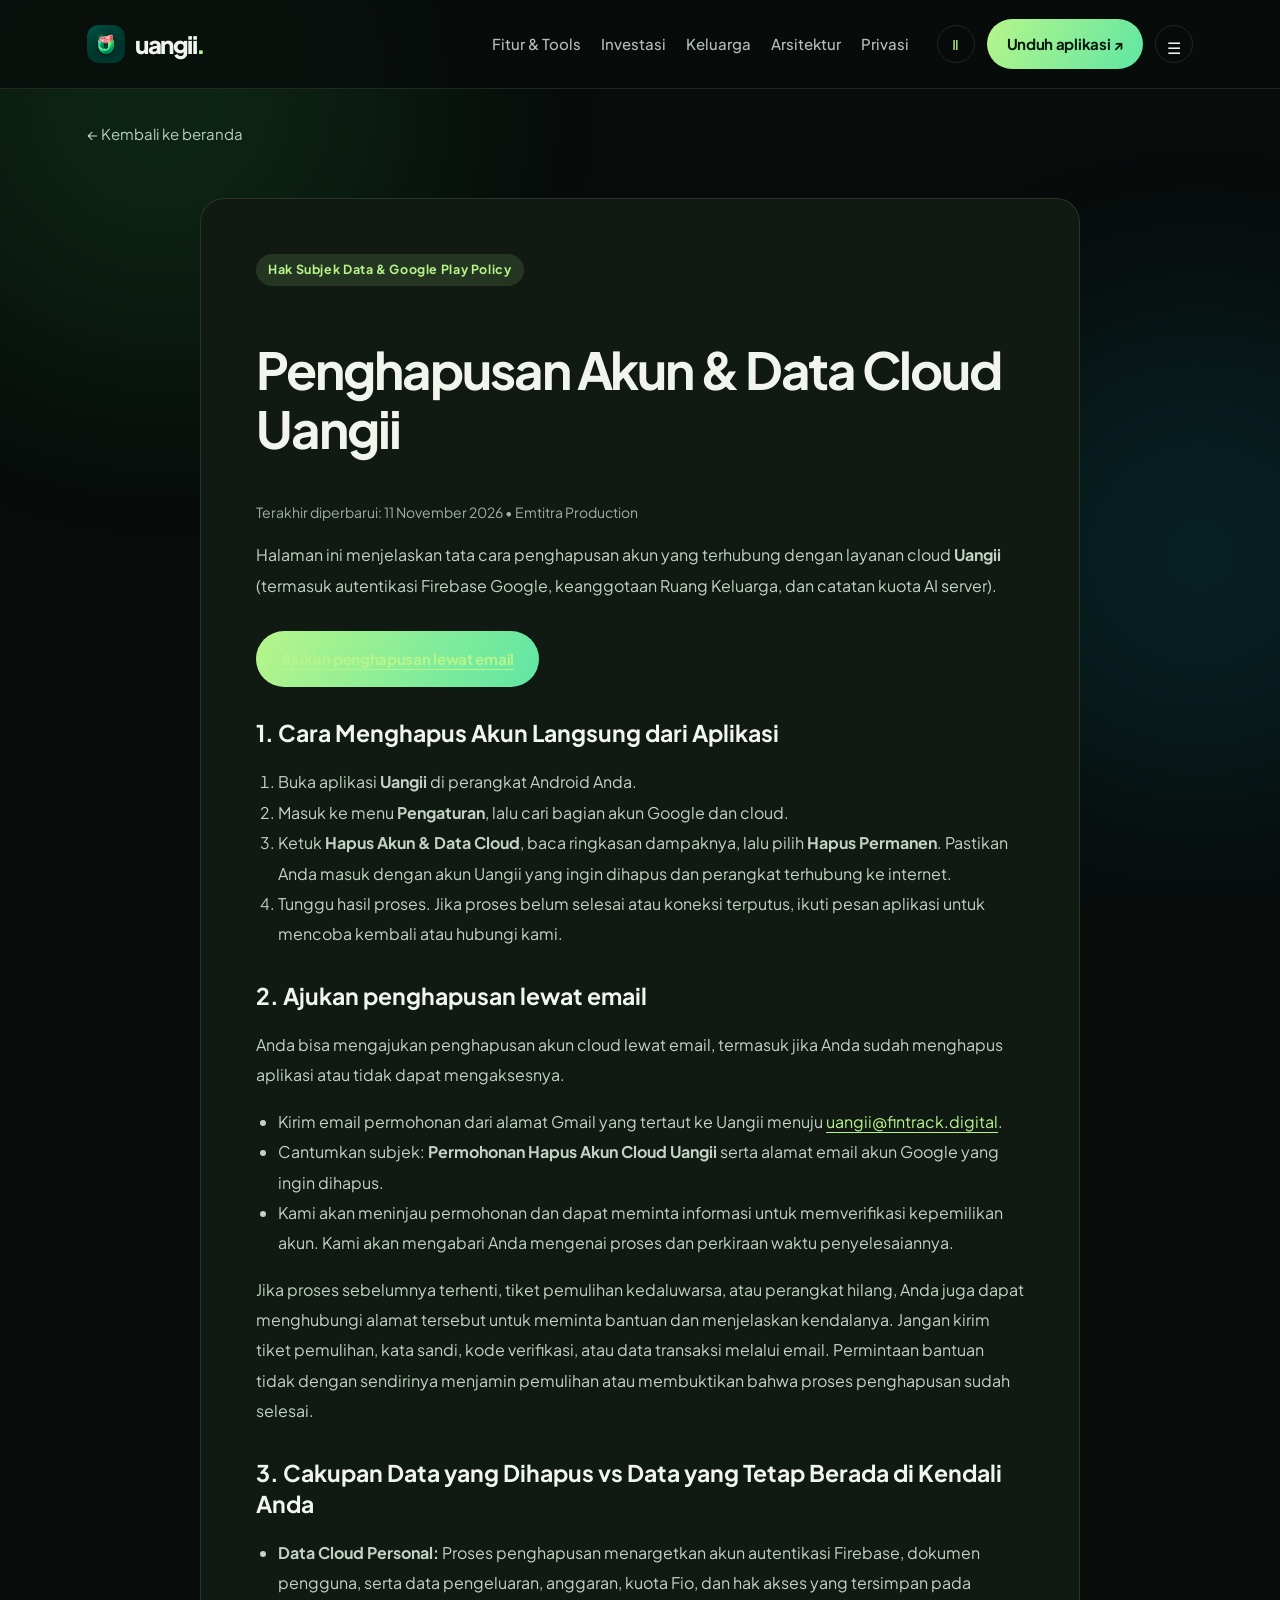
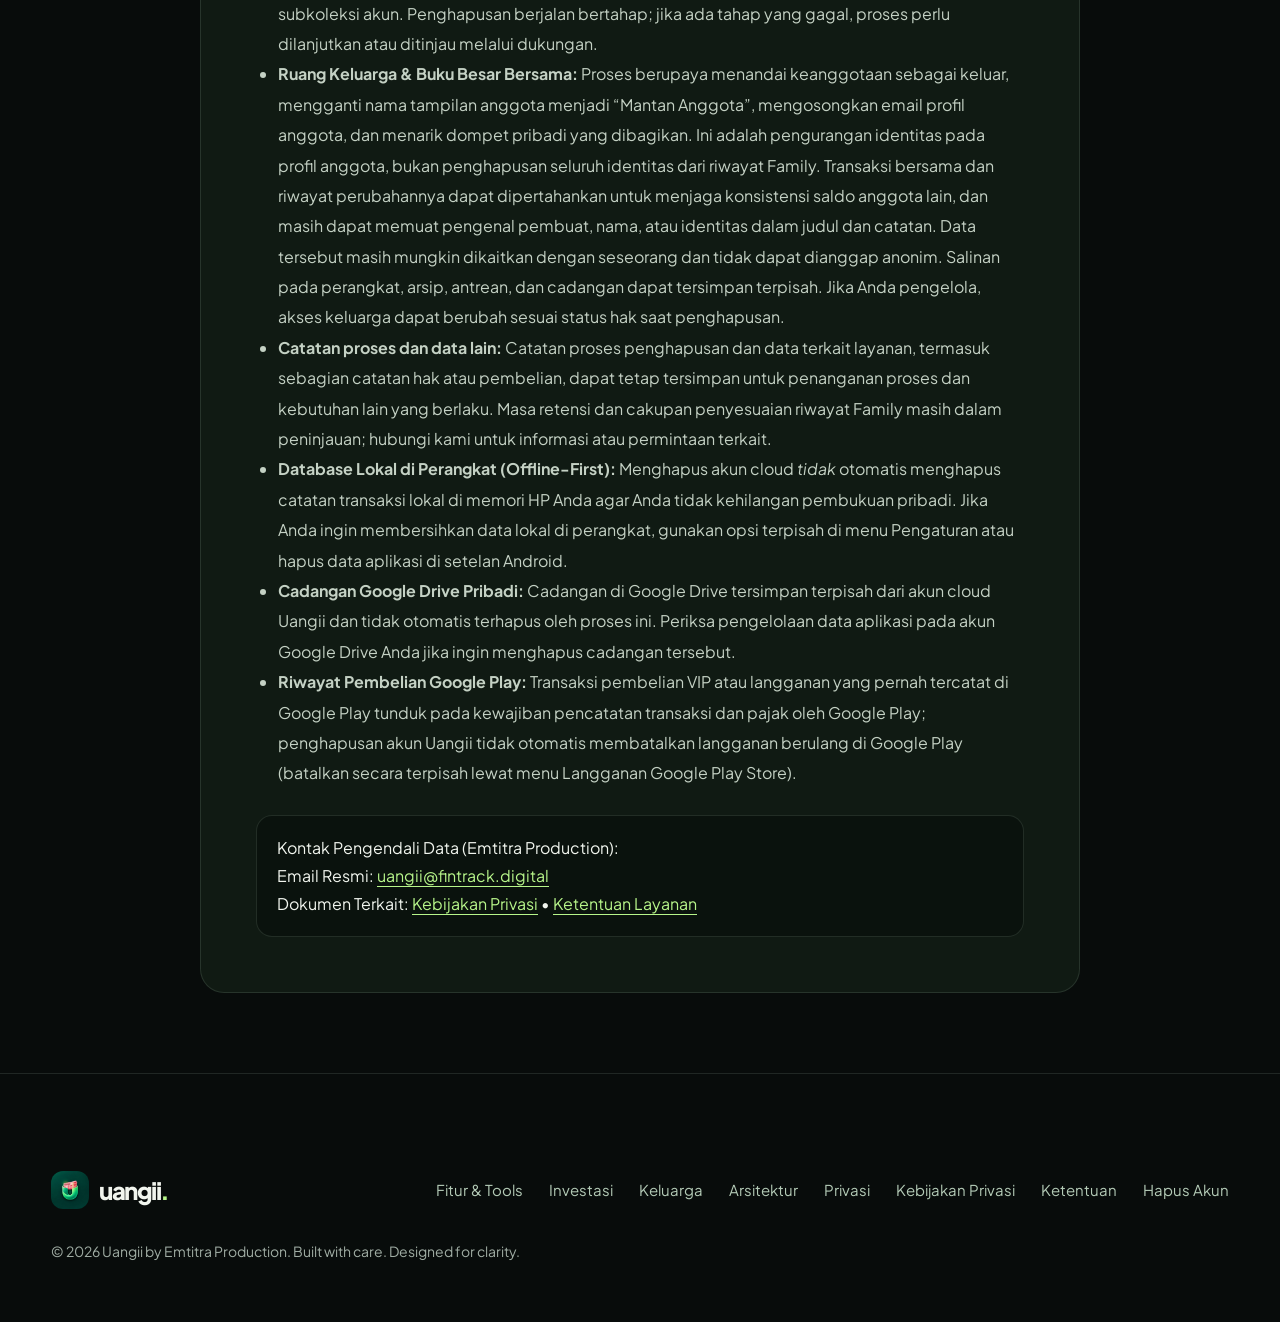
<file: uangii/hapus-akun.html>
<!doctype html>
<html lang="id">
<head>
  <meta charset="utf-8">
  <meta name="viewport" content="width=device-width, initial-scale=1">
  <title>Penghapusan Akun &amp; Data Cloud — Uangii</title>
  <meta name="description" content="Panduan dan permohonan penghapusan akun serta data cloud untuk aplikasi Uangii dari Emtitra Production.">
  <meta name="theme-color" content="#080c0b">
  <link rel="icon" href="assets/brand/favicon.png">
  <link rel="canonical" href="https://fintrack.digital/uangii/hapus-akun.html">
  <meta property="og:image" content="https://fintrack.digital/uangii/assets/brand/uangii-social.jpg">
  <link rel="preconnect" href="https://fonts.googleapis.com">
  <link rel="preconnect" href="https://fonts.gstatic.com" crossorigin>
  <link href="https://fonts.googleapis.com/css2?family=Plus+Jakarta+Sans:wght@400;500;600;700;800&display=swap" rel="stylesheet">
  <link rel="stylesheet" href="redesign.css">
  <link rel="stylesheet" href="readability.css">
  <link rel="stylesheet" href="subpages.css">
  <link rel="stylesheet" href="launch.css">
  <link rel="stylesheet" href="catalog.css">
  <script src="subpages.js" defer></script>
</head>
<body class="u-subpage">
  <div class="u-aurora" aria-hidden="true"><i></i><i></i><i></i></div>
  <a class="s-skip" href="#page-main">Langsung ke konten</a>
  <div class="s-progress" aria-hidden="true"></div>
  <header id="header">
    <div class="wrap nav">
      <a class="brand" href="index.html" aria-label="Uangii — beranda">
        <img src="assets/brand/uangii-icon.webp" width="38" height="38" alt="">
        <span class="brand-name">uangii<span class="s-accent">.</span></span>
      </a>
      <nav class="nav-links" aria-label="Navigasi utama">
        <a class="nav-btn" href="fitur.html">Fitur &amp; Tools</a>
        <a class="nav-btn" href="investasi.html">Investasi</a>
        <a class="nav-btn" href="keluarga.html">Keluarga</a>
        <a class="nav-btn" href="arsitektur.html">Arsitektur</a>
        <a class="nav-btn" href="privasi.html">Privasi</a>
      </nav>
      <div class="nav-right">
        <button type="button" class="u-motion" id="pageMotion" aria-label="Jeda animasi" aria-pressed="false">Ⅱ</button>
        <a class="btn btn-primary nav-app-btn" href="https://play.google.com/store/apps/details?id=com.ftrackpro.financetracker.emtitra" target="_blank" rel="noopener noreferrer">Unduh aplikasi ↗</a>
        <button type="button" class="menu-toggle" id="pageMenu" aria-label="Buka menu" aria-expanded="false" aria-controls="pageNav">☰</button>
      </div>
    </div>
    <nav class="s-mobile-nav" id="pageNav" aria-label="Menu ponsel" hidden>
      <a href="index.html">Beranda</a>
      <a href="fitur.html">Fitur &amp; Tools</a>
      <a href="investasi.html">Investasi</a>
      <a href="keluarga.html">Ruang Keluarga</a>
      <a href="arsitektur.html">Arsitektur</a>
      <a href="privasi.html">Privasi</a>
      <a href="https://play.google.com/store/apps/details?id=com.ftrackpro.financetracker.emtitra" target="_blank" rel="noopener noreferrer">Unduh aplikasi ↗</a>
    </nav>
  </header>

  <main id="page-main">
    <div class="wrap">
      <a class="s-back" href="index.html">← Kembali ke beranda</a>
      <article class="legal-document">
        <span class="law-tag">Hak Subjek Data &amp; Google Play Policy</span>
        <h1>Penghapusan Akun &amp; Data Cloud Uangii</h1>
        <div class="updated">Terakhir diperbarui: 11 November 2026 • Emtitra Production</div>

        <p>Halaman ini menjelaskan tata cara penghapusan akun yang terhubung dengan layanan cloud <strong>Uangii</strong> (termasuk autentikasi Firebase Google, keanggotaan Ruang Keluarga, dan catatan kuota AI server).</p>

        <div class="u-actions"><a class="btn btn-primary" href="#permohonan-email">Ajukan penghapusan lewat email</a></div>

        <h2>1. Cara Menghapus Akun Langsung dari Aplikasi</h2>
        <ol>
          <li>Buka aplikasi <strong>Uangii</strong> di perangkat Android Anda.</li>
          <li>Masuk ke menu <strong>Pengaturan</strong>, lalu cari bagian akun Google dan cloud.</li>
          <li>Ketuk <strong>Hapus Akun &amp; Data Cloud</strong>, baca ringkasan dampaknya, lalu pilih <strong>Hapus Permanen</strong>. Pastikan Anda masuk dengan akun Uangii yang ingin dihapus dan perangkat terhubung ke internet.</li>
          <li>Tunggu hasil proses. Jika proses belum selesai atau koneksi terputus, ikuti pesan aplikasi untuk mencoba kembali atau hubungi kami.</li>
        </ol>

        <h2 id="permohonan-email">2. Ajukan penghapusan lewat email</h2>
        <p>Anda bisa mengajukan penghapusan akun cloud lewat email, termasuk jika Anda sudah menghapus aplikasi atau tidak dapat mengaksesnya.</p>
        <ul>
          <li>Kirim email permohonan dari alamat Gmail yang tertaut ke Uangii menuju <a href="mailto:uangii@fintrack.digital?subject=Permohonan%20Hapus%20Akun%20Cloud%20Uangii">uangii@fintrack.digital</a>.</li>
          <li>Cantumkan subjek: <strong>Permohonan Hapus Akun Cloud Uangii</strong> serta alamat email akun Google yang ingin dihapus.</li>
          <li>Kami akan meninjau permohonan dan dapat meminta informasi untuk memverifikasi kepemilikan akun. Kami akan mengabari Anda mengenai proses dan perkiraan waktu penyelesaiannya.</li>
        </ul>
        <p>Jika proses sebelumnya terhenti, tiket pemulihan kedaluwarsa, atau perangkat hilang, Anda juga dapat menghubungi alamat tersebut untuk meminta bantuan dan menjelaskan kendalanya. Jangan kirim tiket pemulihan, kata sandi, kode verifikasi, atau data transaksi melalui email. Permintaan bantuan tidak dengan sendirinya menjamin pemulihan atau membuktikan bahwa proses penghapusan sudah selesai.</p>

        <h2>3. Cakupan Data yang Dihapus vs Data yang Tetap Berada di Kendali Anda</h2>
        <ul>
          <li><strong>Data Cloud Personal:</strong> Proses penghapusan menargetkan akun autentikasi Firebase, dokumen pengguna, serta data pengeluaran, anggaran, kuota Fio, dan hak akses yang tersimpan pada subkoleksi akun. Penghapusan berjalan bertahap; jika ada tahap yang gagal, proses perlu dilanjutkan atau ditinjau melalui dukungan.</li>
          <li><strong>Ruang Keluarga &amp; Buku Besar Bersama:</strong> Proses berupaya menandai keanggotaan sebagai keluar, mengganti nama tampilan anggota menjadi “Mantan Anggota”, mengosongkan email profil anggota, dan menarik dompet pribadi yang dibagikan. Ini adalah pengurangan identitas pada profil anggota, bukan penghapusan seluruh identitas dari riwayat Family. Transaksi bersama dan riwayat perubahannya dapat dipertahankan untuk menjaga konsistensi saldo anggota lain, dan masih dapat memuat pengenal pembuat, nama, atau identitas dalam judul dan catatan. Data tersebut masih mungkin dikaitkan dengan seseorang dan tidak dapat dianggap anonim. Salinan pada perangkat, arsip, antrean, dan cadangan dapat tersimpan terpisah. Jika Anda pengelola, akses keluarga dapat berubah sesuai status hak saat penghapusan.</li>
          <li><strong>Catatan proses dan data lain:</strong> Catatan proses penghapusan dan data terkait layanan, termasuk sebagian catatan hak atau pembelian, dapat tetap tersimpan untuk penanganan proses dan kebutuhan lain yang berlaku. Masa retensi dan cakupan penyesuaian riwayat Family masih dalam peninjauan; hubungi kami untuk informasi atau permintaan terkait.</li>
          <li><strong>Database Lokal di Perangkat (Offline-First):</strong> Menghapus akun cloud <em>tidak</em> otomatis menghapus catatan transaksi lokal di memori HP Anda agar Anda tidak kehilangan pembukuan pribadi. Jika Anda ingin membersihkan data lokal di perangkat, gunakan opsi terpisah di menu Pengaturan atau hapus data aplikasi di setelan Android.</li>
          <li><strong>Cadangan Google Drive Pribadi:</strong> Cadangan di Google Drive tersimpan terpisah dari akun cloud Uangii dan tidak otomatis terhapus oleh proses ini. Periksa pengelolaan data aplikasi pada akun Google Drive Anda jika ingin menghapus cadangan tersebut.</li>
          <li><strong>Riwayat Pembelian Google Play:</strong> Transaksi pembelian VIP atau langganan yang pernah tercatat di Google Play tunduk pada kewajiban pencatatan transaksi dan pajak oleh Google Play; penghapusan akun Uangii tidak otomatis membatalkan langganan berulang di Google Play (batalkan secara terpisah lewat menu Langganan Google Play Store).</li>
        </ul>

        <div class="contact-box">
          Kontak Pengendali Data (Emtitra Production):<br>
          Email Resmi: <a href="mailto:uangii@fintrack.digital">uangii@fintrack.digital</a><br>
          Dokumen Terkait: <a href="kebijakan-privasi.html">Kebijakan Privasi</a> &bull; <a href="ketentuan.html">Ketentuan Layanan</a>
        </div>
      </article>
    </div>
  </main>

  <footer>
    <div class="wrap s-footer">
      <div class="s-footer-top">
        <a class="brand" href="index.html">
          <img src="assets/brand/uangii-icon.webp" width="38" height="38" alt="">
          <span class="brand-name">uangii<span class="s-accent">.</span></span>
        </a>
        <nav class="s-footer-links" aria-label="Halaman Uangii">
          <a href="fitur.html">Fitur &amp; Tools</a>
          <a href="investasi.html">Investasi</a>
          <a href="keluarga.html">Keluarga</a>
          <a href="arsitektur.html">Arsitektur</a>
          <a href="privasi.html">Privasi</a>
          <a href="kebijakan-privasi.html">Kebijakan Privasi</a>
          <a href="ketentuan.html">Ketentuan</a>
          <a href="hapus-akun.html">Hapus Akun</a>
        </nav>
      </div>
      <p>© 2026 Uangii by Emtitra Production. Built with care. Designed for clarity.</p>
    </div>
  </footer>
  <script src="launch.js" defer></script>
</body>
</html>
</file>
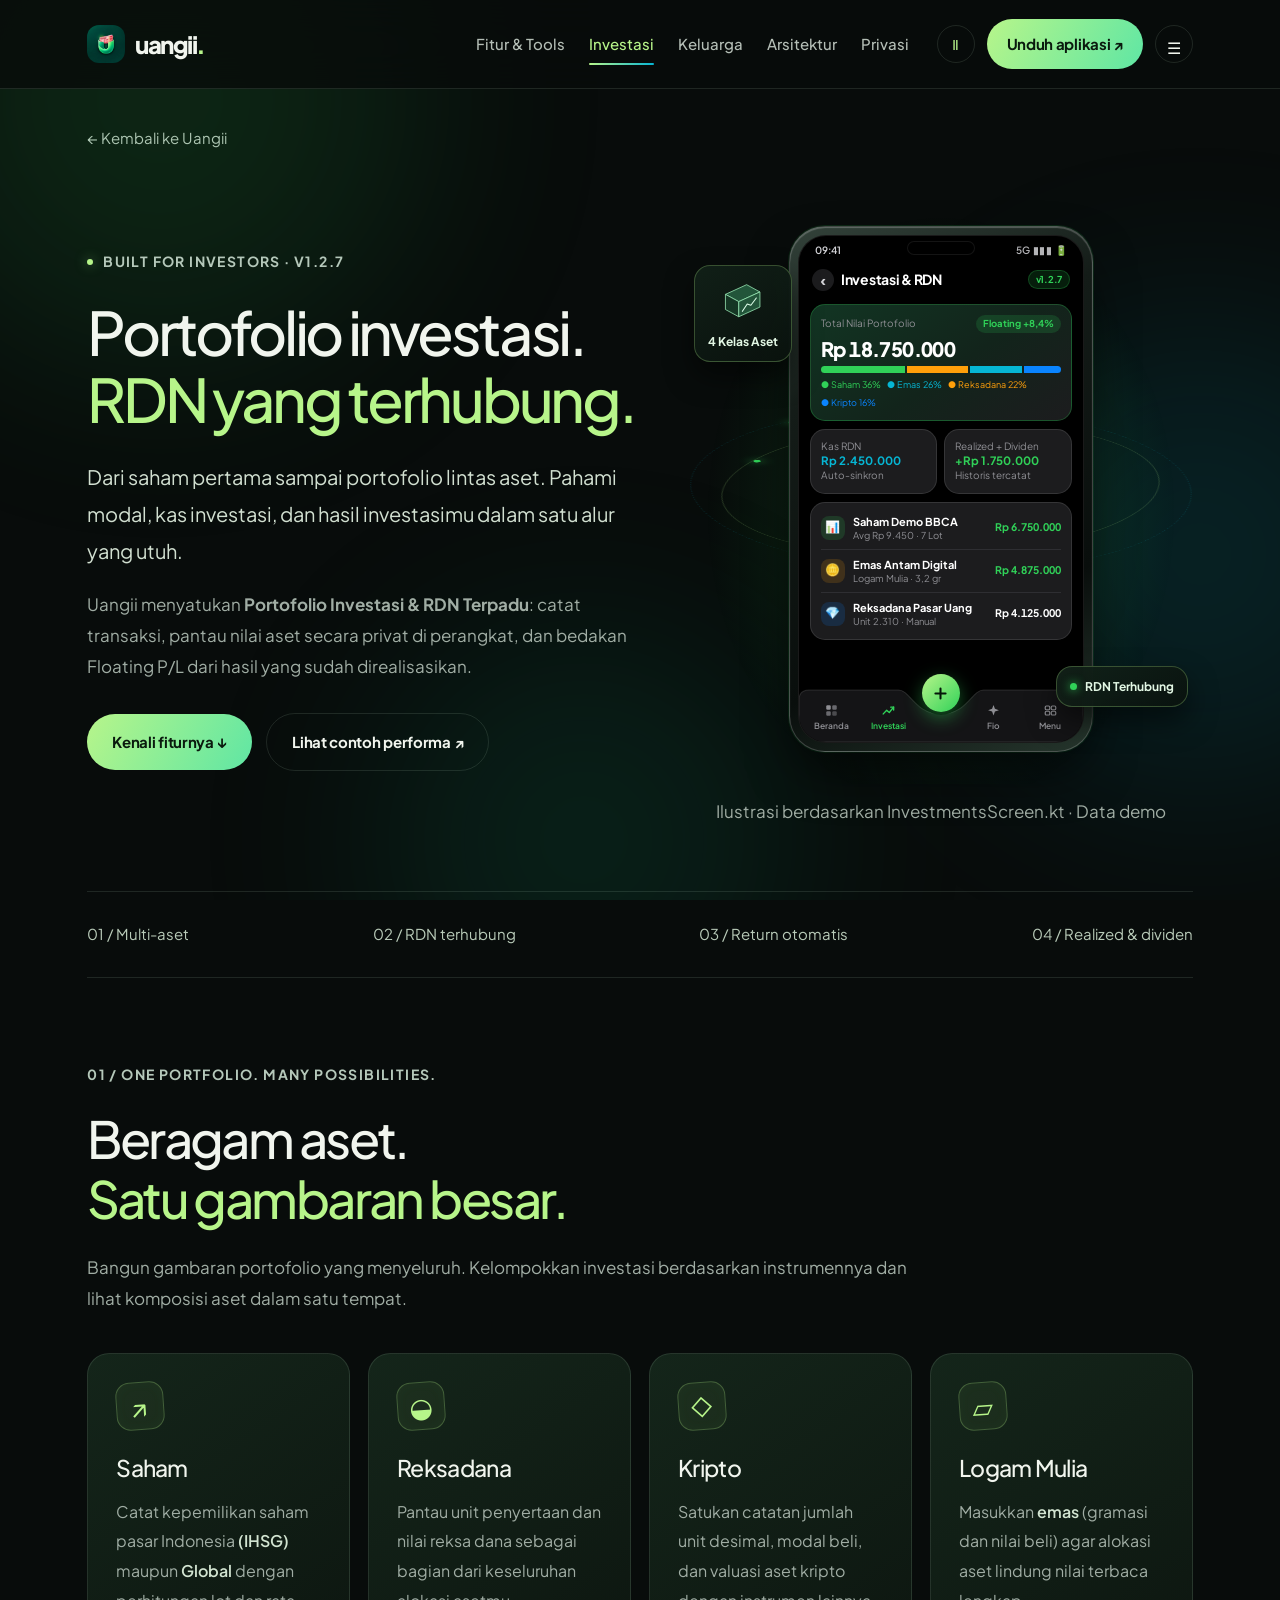
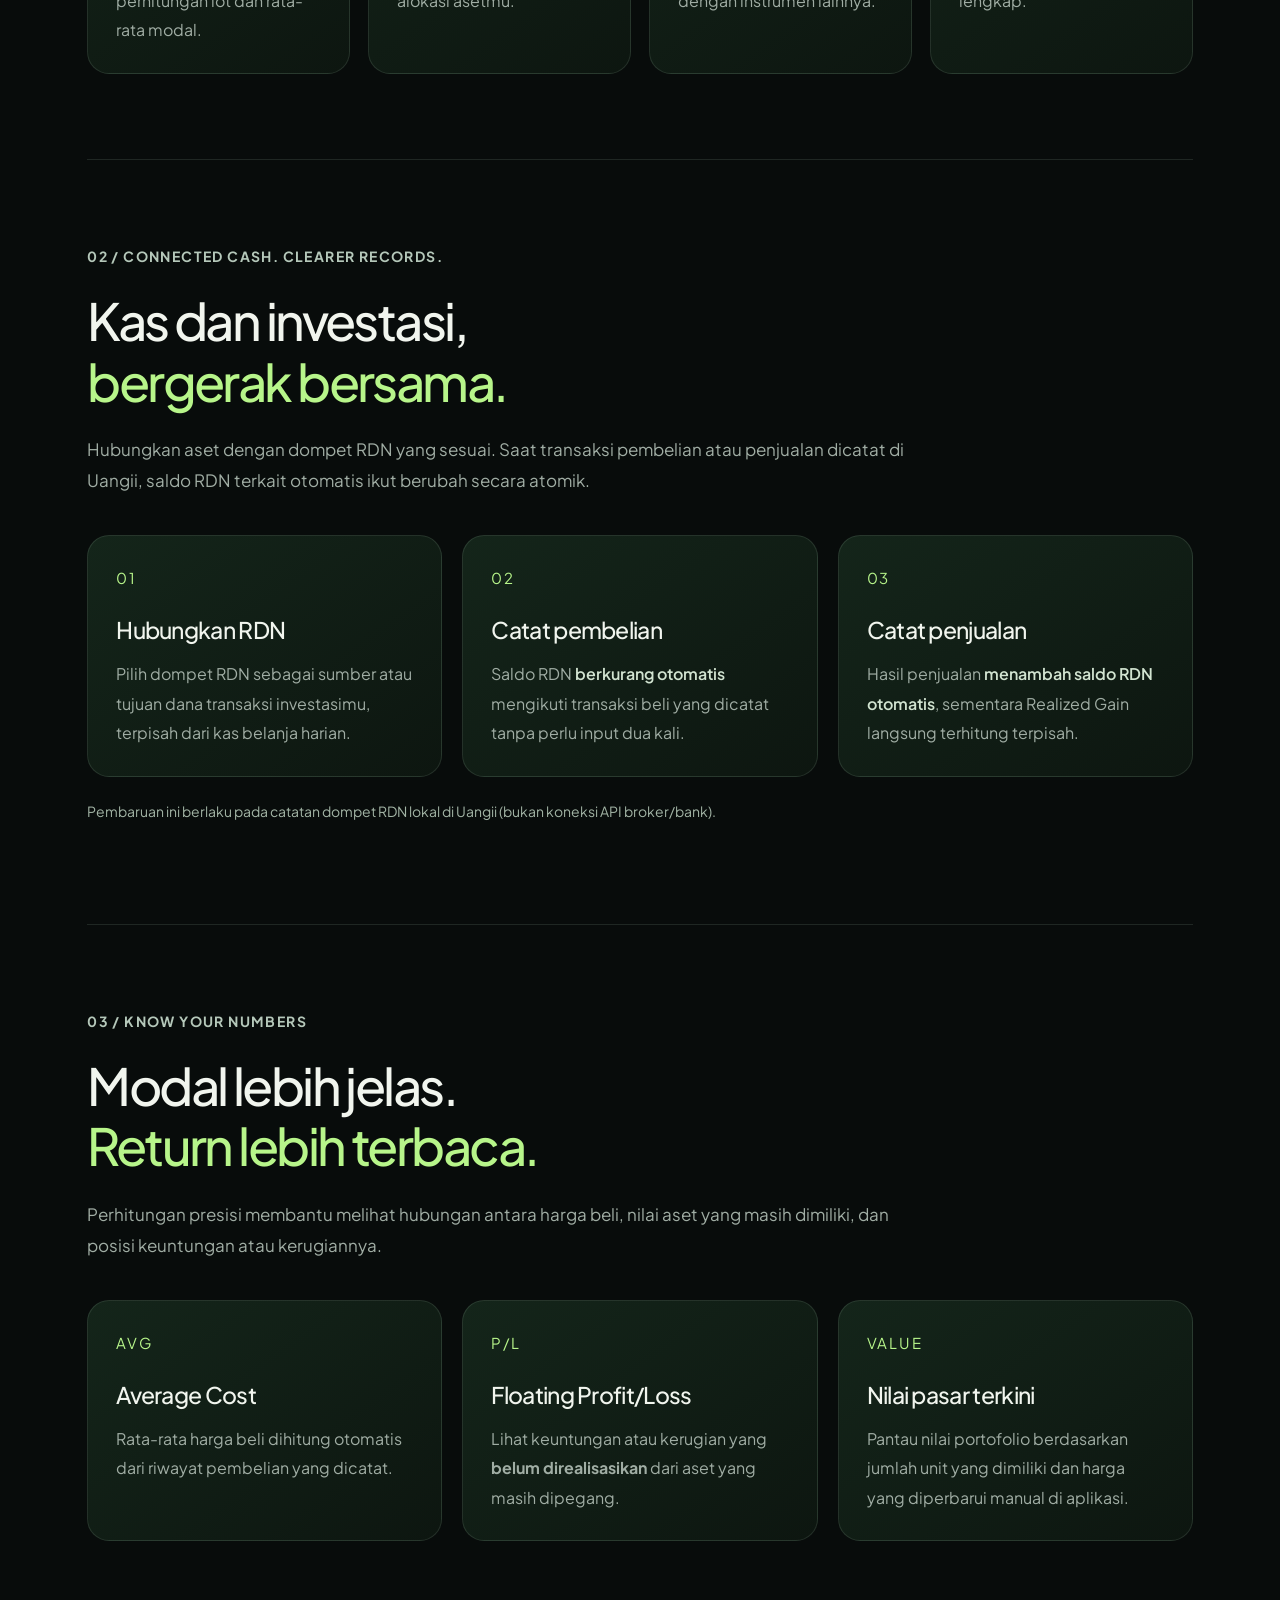
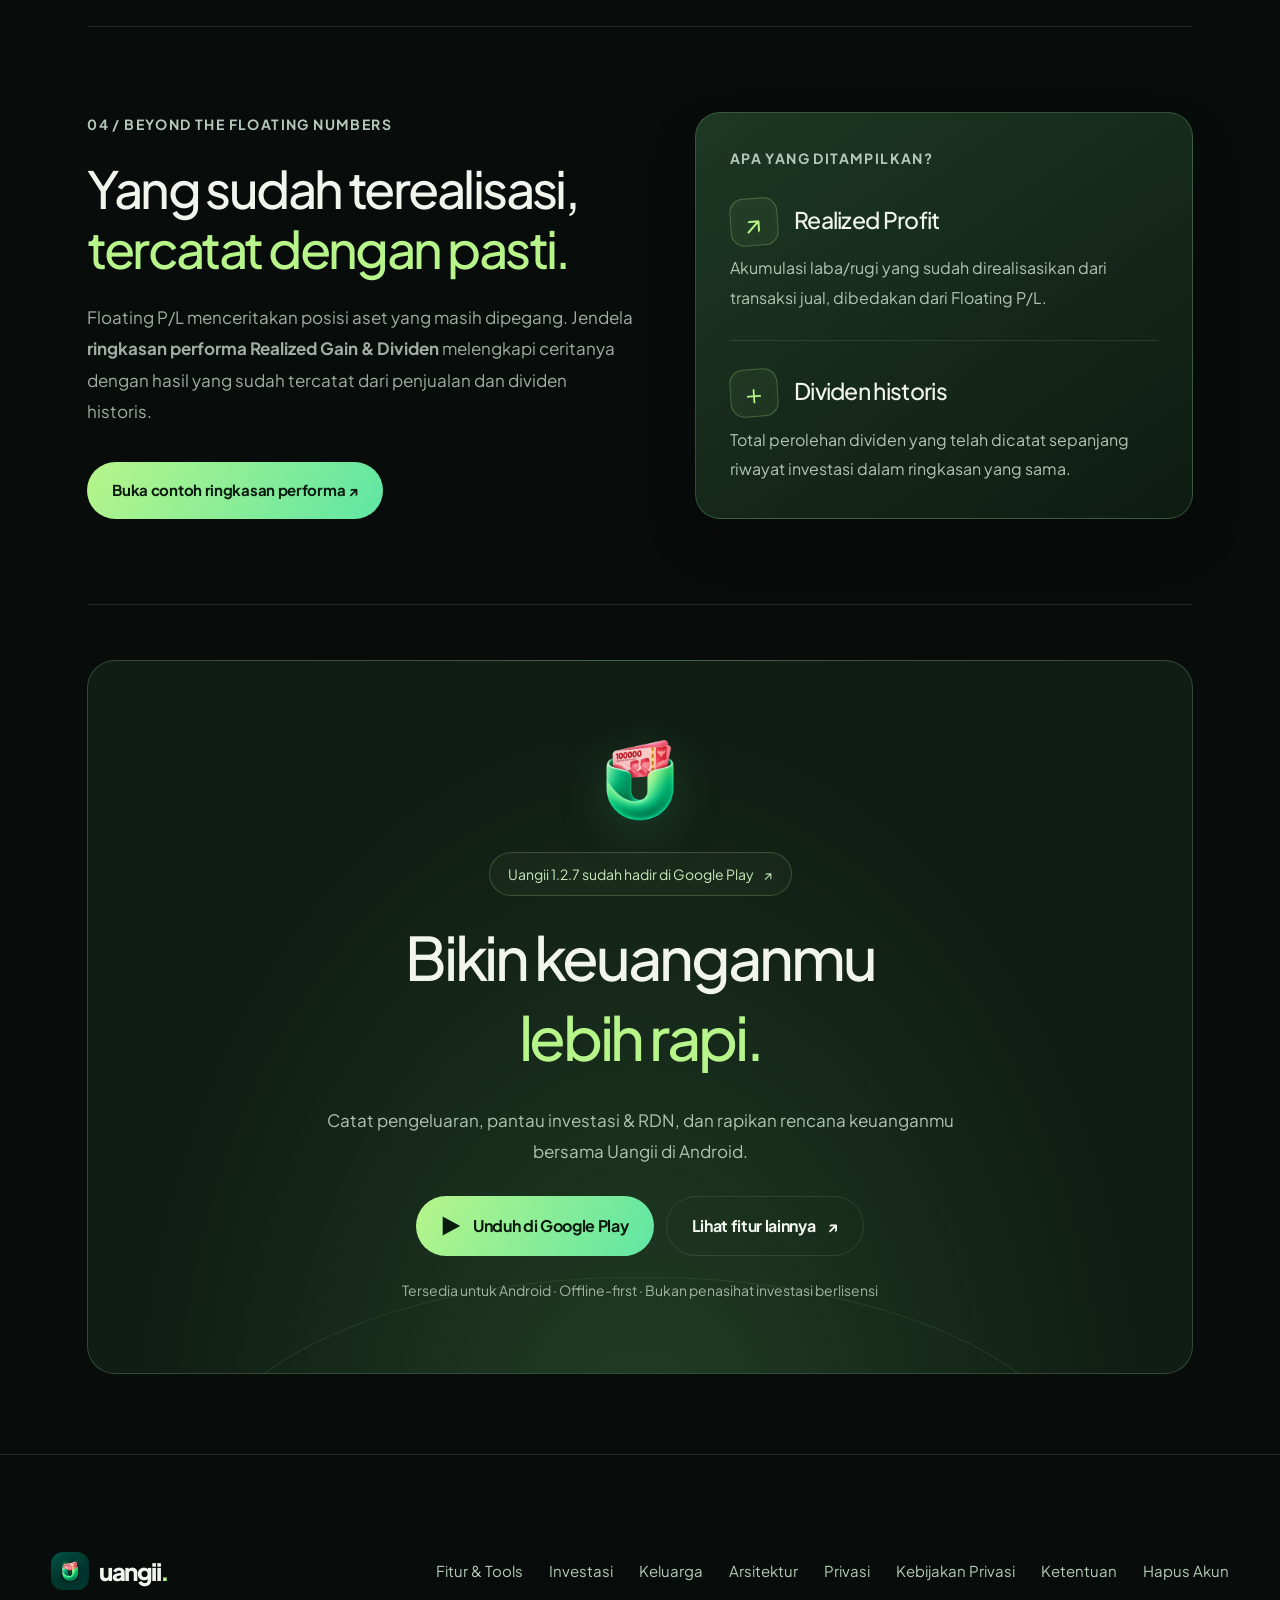
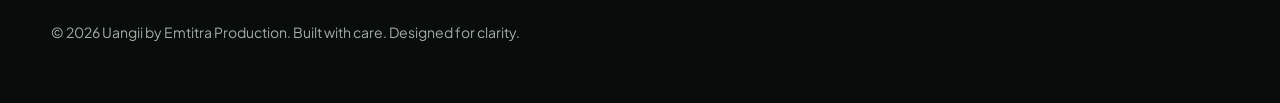
<file: uangii/investasi.html>
<!doctype html>
<html lang="id">
<head>
  <meta charset="utf-8">
  <meta name="viewport" content="width=device-width, initial-scale=1">
  <title>Investasi &amp; RDN Terpadu — Uangii</title>
  <meta name="description" content="Kenali fitur investasi Uangii 1.2.7: portofolio multi-aset (Saham IHSG/Global, Reksa Dana, Kripto, Emas), dompet RDN terhubung, Average Cost, Floating P/L, realized profit, dan dividen historis.">
  <meta name="theme-color" content="#080c0b">
  <link rel="icon" href="assets/brand/favicon.png">
  <link rel="canonical" href="https://fintrack.digital/uangii/investasi.html">
  <meta property="og:image" content="https://fintrack.digital/uangii/assets/brand/uangii-social.jpg">
  <link rel="preconnect" href="https://fonts.googleapis.com">
  <link rel="preconnect" href="https://fonts.gstatic.com" crossorigin>
  <link href="https://fonts.googleapis.com/css2?family=Plus+Jakarta+Sans:wght@400;500;600;700;800&display=swap" rel="stylesheet">
  <link rel="stylesheet" href="redesign.css">
  <link rel="stylesheet" href="readability.css">
  <link rel="stylesheet" href="investasi.css">
  <link rel="stylesheet" href="launch.css">
  <link rel="stylesheet" href="catalog.css">
  <link rel="stylesheet" href="app-scenes.css">
  <script src="investasi.js" defer></script>
  <script src="app-scenes.js" defer></script>
</head>
<body class="investment-page">
  <div class="u-aurora" aria-hidden="true"><i></i><i></i><i></i></div>
  <a class="i-skip" href="#investment-main">Langsung ke konten</a>
  <header id="header">
    <div class="wrap nav">
      <a class="brand" href="index.html" aria-label="Uangii — kembali ke beranda">
        <img src="assets/brand/uangii-icon.webp" width="38" height="38" alt="">
        <span class="brand-name">uangii<span class="i-accent">.</span></span>
      </a>
      <nav class="nav-links" aria-label="Navigasi utama">
        <a class="nav-btn" href="fitur.html">Fitur &amp; Tools</a>
        <a class="nav-btn active" href="investasi.html" aria-current="page">Investasi</a>
        <a class="nav-btn" href="keluarga.html">Keluarga</a>
        <a class="nav-btn" href="arsitektur.html">Arsitektur</a>
        <a class="nav-btn" href="privasi.html">Privasi</a>
      </nav>
      <div class="nav-right">
        <button type="button" class="u-motion" id="investmentMotion" aria-label="Jeda animasi" aria-pressed="false">Ⅱ</button>
        <a class="btn btn-primary nav-app-btn" href="https://play.google.com/store/apps/details?id=com.ftrackpro.financetracker.emtitra" target="_blank" rel="noopener noreferrer">Unduh aplikasi ↗</a>
        <button type="button" class="menu-toggle" id="investmentMenu" aria-label="Buka menu" aria-expanded="false" aria-controls="investmentNav">☰</button>
      </div>
    </div>
    <nav id="investmentNav" class="i-mobile-nav" aria-label="Menu ponsel" hidden>
      <a href="index.html">Beranda</a>
      <a href="fitur.html">Fitur &amp; Tools</a>
      <a href="keluarga.html">Ruang Keluarga</a>
      <a href="arsitektur.html">Komparasi Arsitektur</a>
      <a href="privasi.html">Privasi &amp; Kriptografi</a>
      <a href="#multi-aset">Dukungan multi-aset</a>
      <a href="#rdn">Dompet RDN</a>
      <a href="#return">Perhitungan return</a>
      <a href="#performa">Realized gain &amp; dividen</a>
    </nav>
  </header>

  <main id="investment-main">
    <div class="wrap">
      <a class="i-back" href="index.html">← Kembali ke Uangii</a>
      <section class="i-hero" aria-labelledby="investmentTitle">
        <div>
          <span class="u-eyebrow"><i class="u-dot" aria-hidden="true"></i> BUILT FOR INVESTORS · V1.2.7</span>
          <h1 id="investmentTitle">Portofolio investasi.<br><em>RDN yang terhubung.</em></h1>
          <p class="i-lead">Dari saham pertama sampai portofolio lintas aset. Pahami modal, kas investasi, dan hasil investasimu dalam satu alur yang utuh.</p>
          <p>Uangii menyatukan <strong>Portofolio Investasi &amp; RDN Terpadu</strong>: catat transaksi, pantau nilai aset secara privat di perangkat, dan bedakan Floating P/L dari hasil yang sudah direalisasikan.</p>
          <div class="u-actions">
            <a class="btn btn-primary" href="#multi-aset">Kenali fiturnya ↓</a>
            <button type="button" class="btn btn-ghost" data-open-performance>Lihat contoh performa ↗</button>
          </div>
        </div>
        <div class="us-mount">
          <div data-app-scene="investments"><p class="us-example">Ilustrasi layar Investasi &amp; RDN Uangii.</p></div>
          <p class="us-art-note">Ilustrasi berdasarkan InvestmentsScreen.kt · Data demo</p>
        </div>
      </section>

      <nav class="i-section-nav" aria-label="Bagian fitur investasi">
        <a href="#multi-aset">01 / Multi-aset</a>
        <a href="#rdn">02 / RDN terhubung</a>
        <a href="#return">03 / Return otomatis</a>
        <a href="#performa">04 / Realized &amp; dividen</a>
      </nav>

      <section class="i-section" id="multi-aset" aria-labelledby="assetsTitle">
        <div class="i-heading">
          <span class="u-eyebrow">01 / ONE PORTFOLIO. MANY POSSIBILITIES.</span>
          <h2 id="assetsTitle">Beragam aset.<br><em>Satu gambaran besar.</em></h2>
          <p>Bangun gambaran portofolio yang menyeluruh. Kelompokkan investasi berdasarkan instrumennya dan lihat komposisi aset dalam satu tempat.</p>
        </div>
        <div class="i-asset-grid" data-stagger>
          <article class="u-spot"><span class="i-asset-icon" aria-hidden="true">↗</span><h3>Saham</h3><p>Catat kepemilikan saham pasar Indonesia <strong>(IHSG)</strong> maupun <strong>Global</strong> dengan perhitungan lot dan rata-rata modal.</p></article>
          <article class="u-spot"><span class="i-asset-icon" aria-hidden="true">◒</span><h3>Reksadana</h3><p>Pantau unit penyertaan dan nilai reksa dana sebagai bagian dari keseluruhan alokasi asetmu.</p></article>
          <article class="u-spot"><span class="i-asset-icon" aria-hidden="true">◇</span><h3>Kripto</h3><p>Satukan catatan jumlah unit desimal, modal beli, dan valuasi aset kripto dengan instrumen lainnya.</p></article>
          <article class="u-spot"><span class="i-asset-icon" aria-hidden="true">▱</span><h3>Logam Mulia</h3><p>Masukkan <strong>emas</strong> (gramasi dan nilai beli) agar alokasi aset lindung nilai terbaca lengkap.</p></article>
        </div>
      </section>

      <section class="i-section" id="rdn" aria-labelledby="rdnTitle">
        <div class="i-heading">
          <span class="u-eyebrow">02 / CONNECTED CASH. CLEARER RECORDS.</span>
          <h2 id="rdnTitle">Kas dan investasi,<br><em>bergerak bersama.</em></h2>
          <p>Hubungkan aset dengan dompet RDN yang sesuai. Saat transaksi pembelian atau penjualan dicatat di Uangii, saldo RDN terkait otomatis ikut berubah secara atomik.</p>
        </div>
        <div class="i-rdn-flow" data-stagger>
          <article class="u-spot"><span class="i-step">01</span><h3>Hubungkan RDN</h3><p>Pilih dompet RDN sebagai sumber atau tujuan dana transaksi investasimu, terpisah dari kas belanja harian.</p></article>
          <article class="u-spot"><span class="i-step">02</span><h3>Catat pembelian</h3><p>Saldo RDN <strong>berkurang otomatis</strong> mengikuti transaksi beli yang dicatat tanpa perlu input dua kali.</p></article>
          <article class="u-spot"><span class="i-step">03</span><h3>Catat penjualan</h3><p>Hasil penjualan <strong>menambah saldo RDN otomatis</strong>, sementara Realized Gain langsung terhitung terpisah.</p></article>
        </div>
        <p class="i-note">Pembaruan ini berlaku pada catatan dompet RDN lokal di Uangii (bukan koneksi API broker/bank).</p>
      </section>

      <section class="i-section" id="return" aria-labelledby="returnTitle">
        <div class="i-heading">
          <span class="u-eyebrow">03 / KNOW YOUR NUMBERS</span>
          <h2 id="returnTitle">Modal lebih jelas.<br><em>Return lebih terbaca.</em></h2>
          <p>Perhitungan presisi membantu melihat hubungan antara harga beli, nilai aset yang masih dimiliki, dan posisi keuntungan atau kerugiannya.</p>
        </div>
        <div class="i-return-grid" data-stagger>
          <article class="u-spot"><span class="i-step">AVG</span><h3>Average Cost</h3><p>Rata-rata harga beli dihitung otomatis dari riwayat pembelian yang dicatat.</p></article>
          <article class="u-spot"><span class="i-step">P/L</span><h3>Floating Profit/Loss</h3><p>Lihat keuntungan atau kerugian yang <strong>belum direalisasikan</strong> dari aset yang masih dipegang.</p></article>
          <article class="u-spot"><span class="i-step">VALUE</span><h3>Nilai pasar terkini</h3><p>Pantau nilai portofolio berdasarkan jumlah unit yang dimiliki dan harga yang diperbarui manual di aplikasi.</p></article>
        </div>
      </section>

      <section class="i-section i-performance" id="performa" aria-labelledby="performanceTitle">
        <div class="i-heading">
          <span class="u-eyebrow">04 / BEYOND THE FLOATING NUMBERS</span>
          <h2 id="performanceTitle">Yang sudah terealisasi,<br><em>tercatat dengan pasti.</em></h2>
          <p>Floating P/L menceritakan posisi aset yang masih dipegang. Jendela <strong>ringkasan performa Realized Gain &amp; Dividen</strong> melengkapi ceritanya dengan hasil yang sudah tercatat dari penjualan dan dividen historis.</p>
          <button type="button" class="btn btn-primary" data-open-performance>Buka contoh ringkasan performa ↗</button>
        </div>
        <div class="i-performance-card u-spot">
          <span class="u-eyebrow">APA YANG DITAMPILKAN?</span>
          <div><span class="i-asset-icon" aria-hidden="true">↗</span><h3>Realized Profit</h3><p>Akumulasi laba/rugi yang sudah direalisasikan dari transaksi jual, dibedakan dari Floating P/L.</p></div>
          <div><span class="i-asset-icon" aria-hidden="true">＋</span><h3>Dividen historis</h3><p>Total perolehan dividen yang telah dicatat sepanjang riwayat investasi dalam ringkasan yang sama.</p></div>
        </div>
      </section>

      <section class="launch-cta launch-cta--compact" id="download" aria-labelledby="launchTitle">
        <span id="early-access" class="launch-anchor" aria-hidden="true"></span>
        <img class="launch-mark" src="assets/brand/uangii-mark.webp" width="96" height="96" alt="" loading="lazy" decoding="async">
        <a class="launch-badge" href="https://play.google.com/store/apps/details?id=com.ftrackpro.financetracker.emtitra" target="_blank" rel="noopener noreferrer">Uangii 1.2.7 sudah hadir di Google Play <span aria-hidden="true">↗</span></a>
        <h2 id="launchTitle">
          <span class="u-sr-only">Bikin keuanganmu lebih rapi, lebih tenang, dan lebih terarah.</span>
          <span aria-hidden="true">Bikin keuanganmu<span class="launch-rotator" data-launch-rotator><span class="launch-word is-active">lebih rapi.</span><span class="launch-word">lebih tenang.</span><span class="launch-word">lebih terarah.</span></span></span>
        </h2>
        <p>Catat pengeluaran, pantau investasi &amp; RDN, dan rapikan rencana keuanganmu bersama Uangii di Android.</p>
        <div class="launch-actions">
          <a class="btn btn-primary launch-store-link" href="https://play.google.com/store/apps/details?id=com.ftrackpro.financetracker.emtitra" target="_blank" rel="noopener noreferrer">
            <svg class="launch-play-icon" viewBox="0 0 24 26" aria-hidden="true"><path d="M2 1.5 23 13 2 24.5Z"/></svg>
            <span>Unduh di Google Play</span>
          </a>
          <a class="btn btn-ghost" href="fitur.html">Lihat fitur lainnya <span aria-hidden="true">↗</span></a>
        </div>
        <span class="launch-note">Tersedia untuk Android · Offline-first · Bukan penasihat investasi berlisensi</span>
      </section>
    </div>
  </main>

  <dialog id="performanceDialog" class="i-dialog" aria-labelledby="dialogTitle">
    <div class="i-dialog-head">
      <span class="u-eyebrow">CONTOH TAMPILAN · DATA ILUSTRASI</span>
      <button type="button" class="i-close" aria-label="Tutup ringkasan performa" data-close-performance>×</button>
    </div>
    <h2 id="dialogTitle">Ringkasan performa</h2>
    <p>Laba terealisasi dan perolehan dividen sepanjang riwayat investasi.</p>
    <dl>
      <div><dt>Realized Profit <span>Dari transaksi penjualan</span></dt><dd>+Rp 1.500.000</dd></div>
      <div><dt>Dividen historis <span>Total dividen yang dicatat</span></dt><dd>Rp 250.000</dd></div>
      <div class="i-dialog-total"><dt>Realized Profit + Dividen</dt><dd>+Rp 1.750.000</dd></div>
    </dl>
    <p class="i-note">Contoh ilustrasi isi jendela performa. Floating P/L ditampilkan terpisah karena nilainya belum direalisasikan.</p>
    <button type="button" class="btn btn-primary" data-close-performance>Selesai</button>
  </dialog>

  <footer>
    <div class="wrap s-footer">
      <div class="s-footer-top">
        <a class="brand" href="index.html">
          <img src="assets/brand/uangii-icon.webp" width="38" height="38" alt="">
          <span class="brand-name">uangii<span class="i-accent">.</span></span>
        </a>
        <nav class="s-footer-links" aria-label="Halaman Uangii">
          <a href="fitur.html">Fitur &amp; Tools</a>
          <a href="investasi.html">Investasi</a>
          <a href="keluarga.html">Keluarga</a>
          <a href="arsitektur.html">Arsitektur</a>
          <a href="privasi.html">Privasi</a>
          <a href="kebijakan-privasi.html">Kebijakan Privasi</a>
          <a href="ketentuan.html">Ketentuan</a>
          <a href="hapus-akun.html">Hapus Akun</a>
        </nav>
      </div>
      <p>© 2026 Uangii by Emtitra Production. Built with care. Designed for clarity.</p>
    </div>
  </footer>
  <script src="launch.js" defer></script>
</body>
</html>
</file>
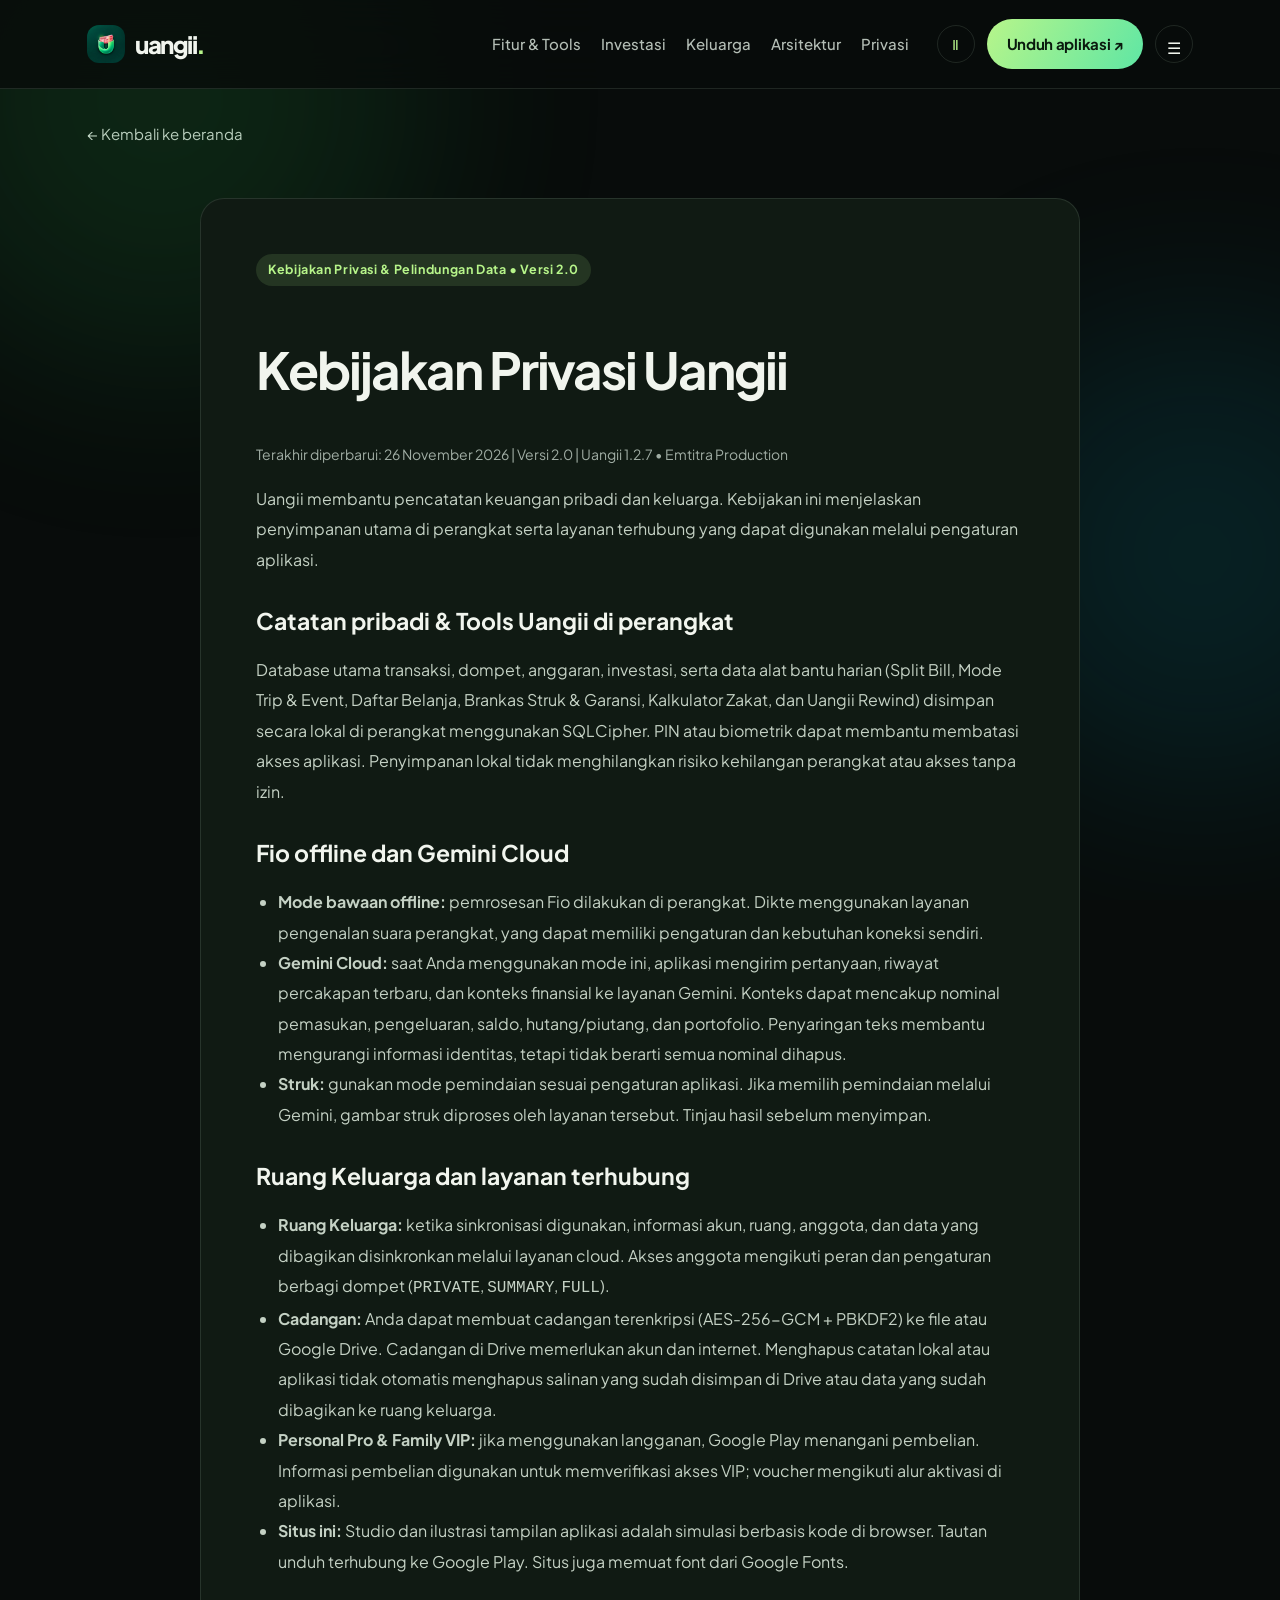
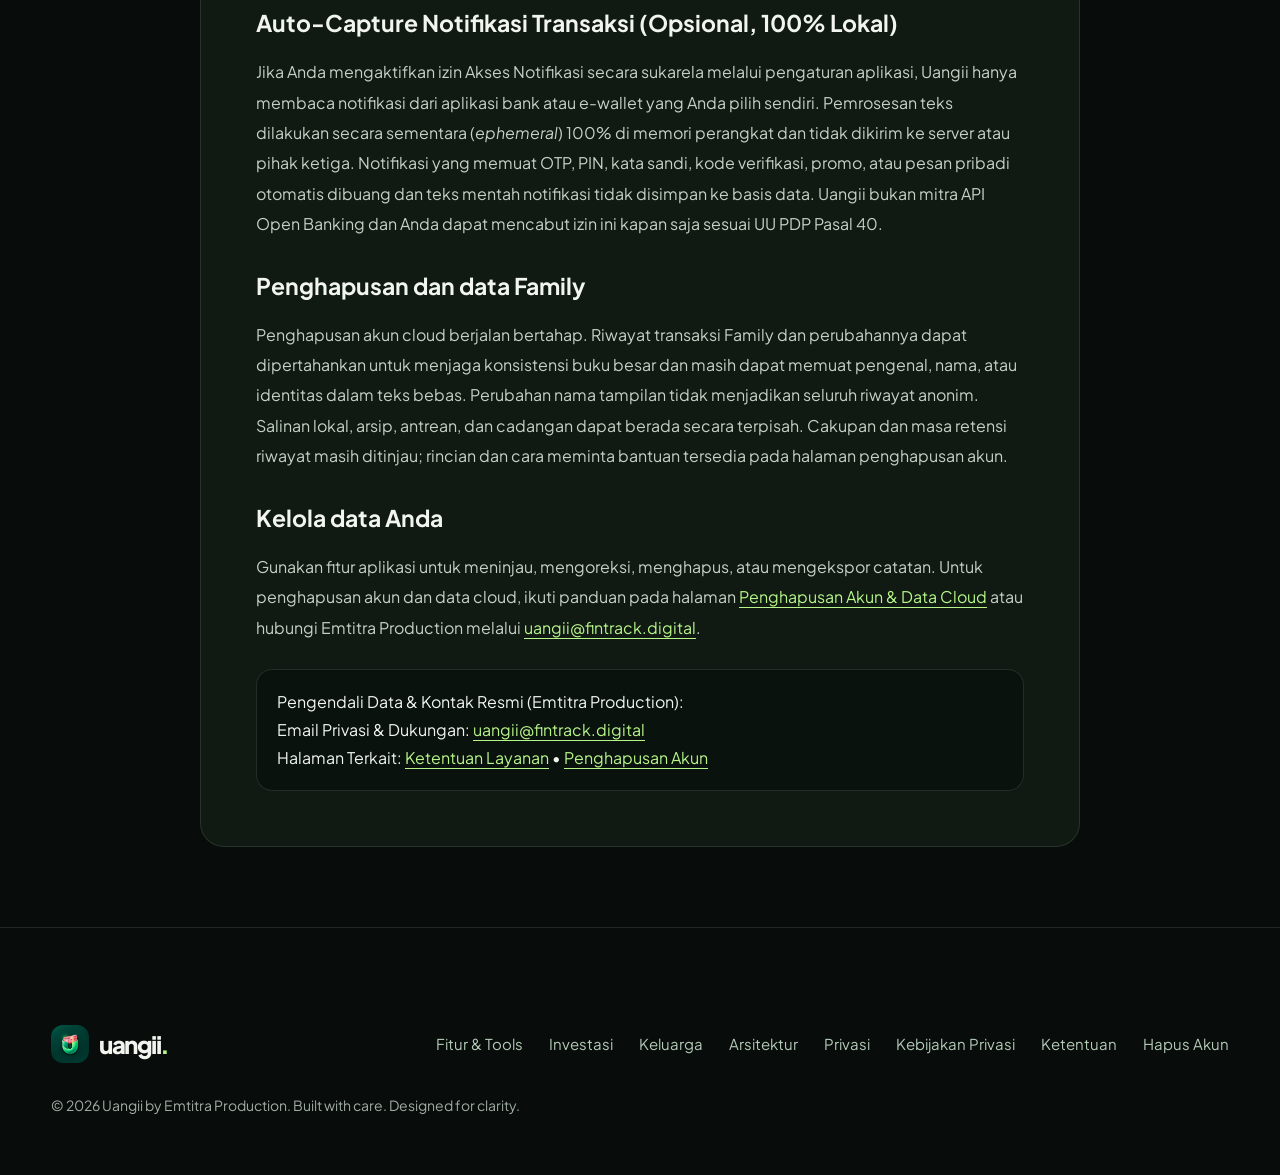
<file: uangii/kebijakan-privasi.html>
<!doctype html>
<html lang="id">
<head>
  <meta charset="utf-8">
  <meta name="viewport" content="width=device-width, initial-scale=1">
  <title>Kebijakan Privasi — Uangii</title>
  <meta name="description" content="Kebijakan Privasi Versi 2.0 untuk aplikasi Uangii 1.2.7 dari Emtitra Production.">
  <meta name="theme-color" content="#080c0b">
  <link rel="icon" href="assets/brand/favicon.png">
  <link rel="canonical" href="https://fintrack.digital/uangii/kebijakan-privasi.html">
  <meta property="og:image" content="https://fintrack.digital/uangii/assets/brand/uangii-social.jpg">
  <link rel="preconnect" href="https://fonts.googleapis.com">
  <link rel="preconnect" href="https://fonts.gstatic.com" crossorigin>
  <link href="https://fonts.googleapis.com/css2?family=Plus+Jakarta+Sans:wght@400;500;600;700;800&display=swap" rel="stylesheet">
  <link rel="stylesheet" href="redesign.css">
  <link rel="stylesheet" href="readability.css">
  <link rel="stylesheet" href="subpages.css">
  <link rel="stylesheet" href="launch.css">
  <link rel="stylesheet" href="catalog.css">
  <script src="subpages.js" defer></script>
</head>
<body class="u-subpage">
  <div class="u-aurora" aria-hidden="true"><i></i><i></i><i></i></div>
  <a class="s-skip" href="#page-main">Langsung ke konten</a>
  <div class="s-progress" aria-hidden="true"></div>
  <header id="header">
    <div class="wrap nav">
      <a class="brand" href="index.html" aria-label="Uangii — beranda">
        <img src="assets/brand/uangii-icon.webp" width="38" height="38" alt="">
        <span class="brand-name">uangii<span class="s-accent">.</span></span>
      </a>
      <nav class="nav-links" aria-label="Navigasi utama">
        <a class="nav-btn" href="fitur.html">Fitur &amp; Tools</a>
        <a class="nav-btn" href="investasi.html">Investasi</a>
        <a class="nav-btn" href="keluarga.html">Keluarga</a>
        <a class="nav-btn" href="arsitektur.html">Arsitektur</a>
        <a class="nav-btn" href="privasi.html">Privasi</a>
      </nav>
      <div class="nav-right">
        <button type="button" class="u-motion" id="pageMotion" aria-label="Jeda animasi" aria-pressed="false">Ⅱ</button>
        <a class="btn btn-primary nav-app-btn" href="https://play.google.com/store/apps/details?id=com.ftrackpro.financetracker.emtitra" target="_blank" rel="noopener noreferrer">Unduh aplikasi ↗</a>
        <button type="button" class="menu-toggle" id="pageMenu" aria-label="Buka menu" aria-expanded="false" aria-controls="pageNav">☰</button>
      </div>
    </div>
    <nav class="s-mobile-nav" id="pageNav" aria-label="Menu ponsel" hidden>
      <a href="index.html">Beranda</a>
      <a href="fitur.html">Fitur &amp; Tools</a>
      <a href="investasi.html">Investasi</a>
      <a href="keluarga.html">Ruang Keluarga</a>
      <a href="arsitektur.html">Arsitektur</a>
      <a href="privasi.html">Privasi</a>
      <a href="https://play.google.com/store/apps/details?id=com.ftrackpro.financetracker.emtitra" target="_blank" rel="noopener noreferrer">Unduh aplikasi ↗</a>
    </nav>
  </header>

  <main id="page-main">
    <div class="wrap">
      <a class="s-back" href="index.html">← Kembali ke beranda</a>
      <article class="legal-document">
        <span class="law-tag">Kebijakan Privasi &amp; Pelindungan Data • Versi 2.0</span>
        <h1>Kebijakan Privasi Uangii</h1>
        <p class="updated">Terakhir diperbarui: 26 November 2026 | Versi 2.0 | Uangii 1.2.7 • Emtitra Production</p>

        <p>Uangii membantu pencatatan keuangan pribadi dan keluarga. Kebijakan ini menjelaskan penyimpanan utama di perangkat serta layanan terhubung yang dapat digunakan melalui pengaturan aplikasi.</p>

        <h2>Catatan pribadi &amp; Tools Uangii di perangkat</h2>
        <p>Database utama transaksi, dompet, anggaran, investasi, serta data alat bantu harian (Split Bill, Mode Trip &amp; Event, Daftar Belanja, Brankas Struk &amp; Garansi, Kalkulator Zakat, dan Uangii Rewind) disimpan secara lokal di perangkat menggunakan SQLCipher. PIN atau biometrik dapat membantu membatasi akses aplikasi. Penyimpanan lokal tidak menghilangkan risiko kehilangan perangkat atau akses tanpa izin.</p>

        <h2>Fio offline dan Gemini Cloud</h2>
        <ul>
          <li><strong>Mode bawaan offline:</strong> pemrosesan Fio dilakukan di perangkat. Dikte menggunakan layanan pengenalan suara perangkat, yang dapat memiliki pengaturan dan kebutuhan koneksi sendiri.</li>
          <li><strong>Gemini Cloud:</strong> saat Anda menggunakan mode ini, aplikasi mengirim pertanyaan, riwayat percakapan terbaru, dan konteks finansial ke layanan Gemini. Konteks dapat mencakup nominal pemasukan, pengeluaran, saldo, hutang/piutang, dan portofolio. Penyaringan teks membantu mengurangi informasi identitas, tetapi tidak berarti semua nominal dihapus.</li>
          <li><strong>Struk:</strong> gunakan mode pemindaian sesuai pengaturan aplikasi. Jika memilih pemindaian melalui Gemini, gambar struk diproses oleh layanan tersebut. Tinjau hasil sebelum menyimpan.</li>
        </ul>

        <h2>Ruang Keluarga dan layanan terhubung</h2>
        <ul>
          <li><strong>Ruang Keluarga:</strong> ketika sinkronisasi digunakan, informasi akun, ruang, anggota, dan data yang dibagikan disinkronkan melalui layanan cloud. Akses anggota mengikuti peran dan pengaturan berbagi dompet (<code>PRIVATE</code>, <code>SUMMARY</code>, <code>FULL</code>).</li>
          <li><strong>Cadangan:</strong> Anda dapat membuat cadangan terenkripsi (AES-256-GCM + PBKDF2) ke file atau Google Drive. Cadangan di Drive memerlukan akun dan internet. Menghapus catatan lokal atau aplikasi tidak otomatis menghapus salinan yang sudah disimpan di Drive atau data yang sudah dibagikan ke ruang keluarga.</li>
          <li><strong>Personal Pro &amp; Family VIP:</strong> jika menggunakan langganan, Google Play menangani pembelian. Informasi pembelian digunakan untuk memverifikasi akses VIP; voucher mengikuti alur aktivasi di aplikasi.</li>
          <li><strong>Situs ini:</strong> Studio dan ilustrasi tampilan aplikasi adalah simulasi berbasis kode di browser. Tautan unduh terhubung ke Google Play. Situs juga memuat font dari Google Fonts.</li>
        </ul>

        <h2>Auto-Capture Notifikasi Transaksi (Opsional, 100% Lokal)</h2>
        <p>Jika Anda mengaktifkan izin Akses Notifikasi secara sukarela melalui pengaturan aplikasi, Uangii hanya membaca notifikasi dari aplikasi bank atau e-wallet yang Anda pilih sendiri. Pemrosesan teks dilakukan secara sementara (<em>ephemeral</em>) 100% di memori perangkat dan tidak dikirim ke server atau pihak ketiga. Notifikasi yang memuat OTP, PIN, kata sandi, kode verifikasi, promo, atau pesan pribadi otomatis dibuang dan teks mentah notifikasi tidak disimpan ke basis data. Uangii bukan mitra API Open Banking dan Anda dapat mencabut izin ini kapan saja sesuai UU PDP Pasal 40.</p>

        <h2>Penghapusan dan data Family</h2>
        <p>Penghapusan akun cloud berjalan bertahap. Riwayat transaksi Family dan perubahannya dapat dipertahankan untuk menjaga konsistensi buku besar dan masih dapat memuat pengenal, nama, atau identitas dalam teks bebas. Perubahan nama tampilan tidak menjadikan seluruh riwayat anonim. Salinan lokal, arsip, antrean, dan cadangan dapat berada secara terpisah. Cakupan dan masa retensi riwayat masih ditinjau; rincian dan cara meminta bantuan tersedia pada halaman penghapusan akun.</p>

        <h2>Kelola data Anda</h2>
        <p>Gunakan fitur aplikasi untuk meninjau, mengoreksi, menghapus, atau mengekspor catatan. Untuk penghapusan akun dan data cloud, ikuti panduan pada halaman <a href="hapus-akun.html">Penghapusan Akun &amp; Data Cloud</a> atau hubungi Emtitra Production melalui <a href="mailto:uangii@fintrack.digital">uangii@fintrack.digital</a>.</p>

        <div class="contact-box">
          Pengendali Data &amp; Kontak Resmi (Emtitra Production):<br>
          Email Privasi &amp; Dukungan: <a href="mailto:uangii@fintrack.digital">uangii@fintrack.digital</a><br>
          Halaman Terkait: <a href="ketentuan.html">Ketentuan Layanan</a> &bull; <a href="hapus-akun.html">Penghapusan Akun</a>
        </div>
      </article>
    </div>
  </main>

  <footer>
    <div class="wrap s-footer">
      <div class="s-footer-top">
        <a class="brand" href="index.html">
          <img src="assets/brand/uangii-icon.webp" width="38" height="38" alt="">
          <span class="brand-name">uangii<span class="s-accent">.</span></span>
        </a>
        <nav class="s-footer-links" aria-label="Halaman Uangii">
          <a href="fitur.html">Fitur &amp; Tools</a>
          <a href="investasi.html">Investasi</a>
          <a href="keluarga.html">Keluarga</a>
          <a href="arsitektur.html">Arsitektur</a>
          <a href="privasi.html">Privasi</a>
          <a href="kebijakan-privasi.html">Kebijakan Privasi</a>
          <a href="ketentuan.html">Ketentuan</a>
          <a href="hapus-akun.html">Hapus Akun</a>
        </nav>
      </div>
      <p>© 2026 Uangii by Emtitra Production. Built with care. Designed for clarity.</p>
    </div>
  </footer>
  <script src="launch.js" defer></script>
</body>
</html>
</file>
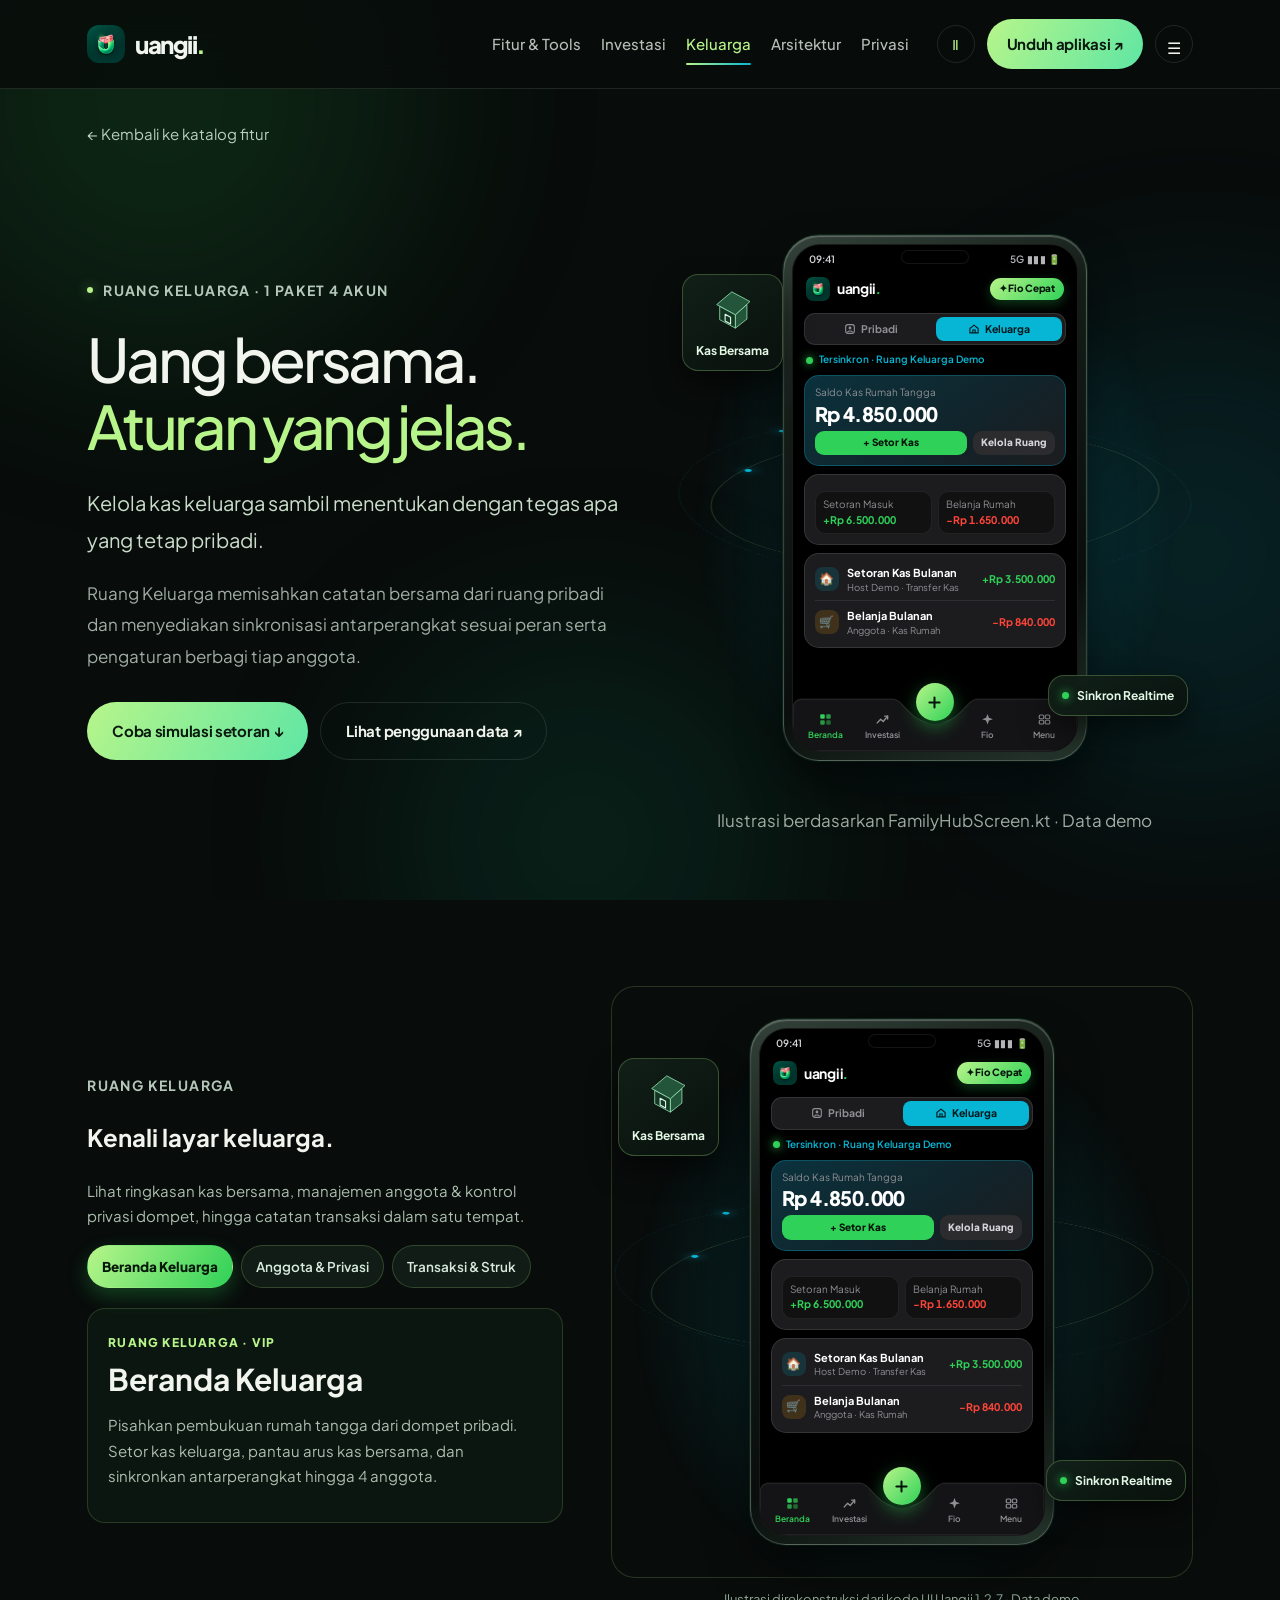
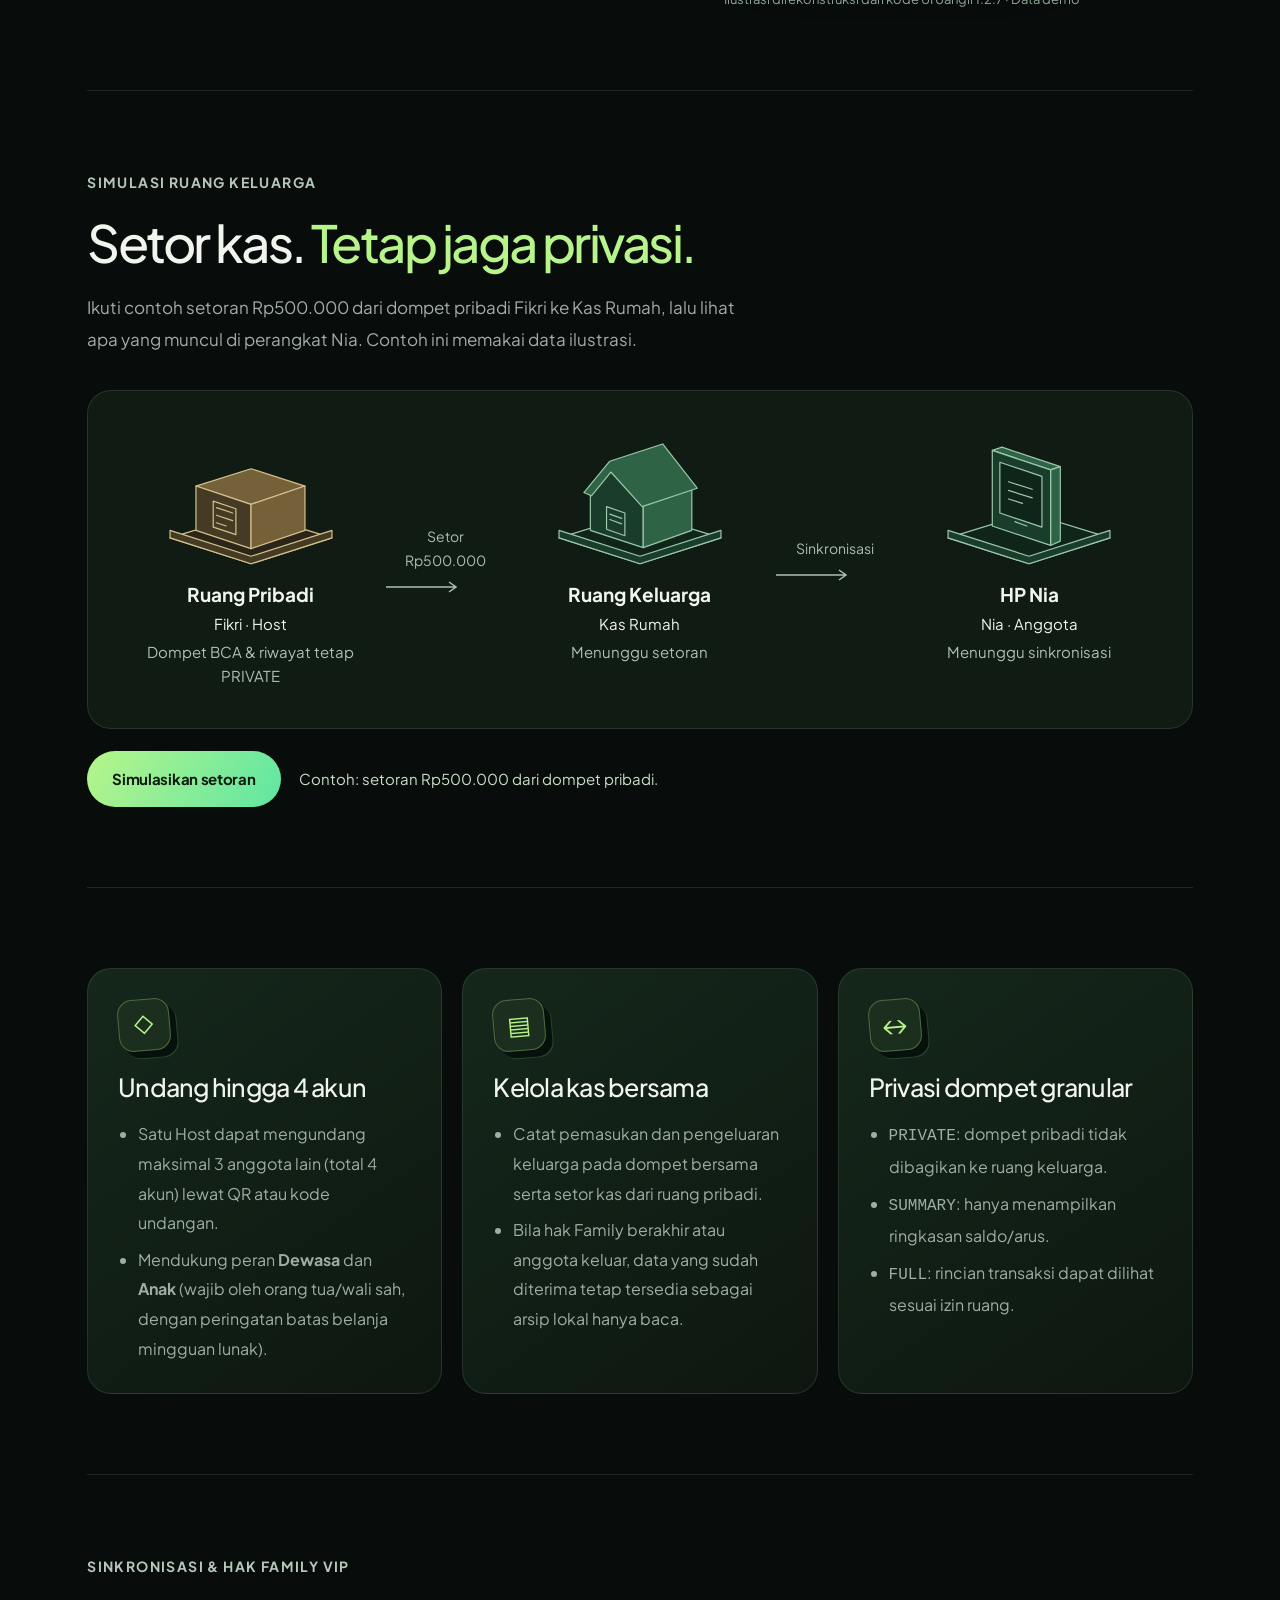
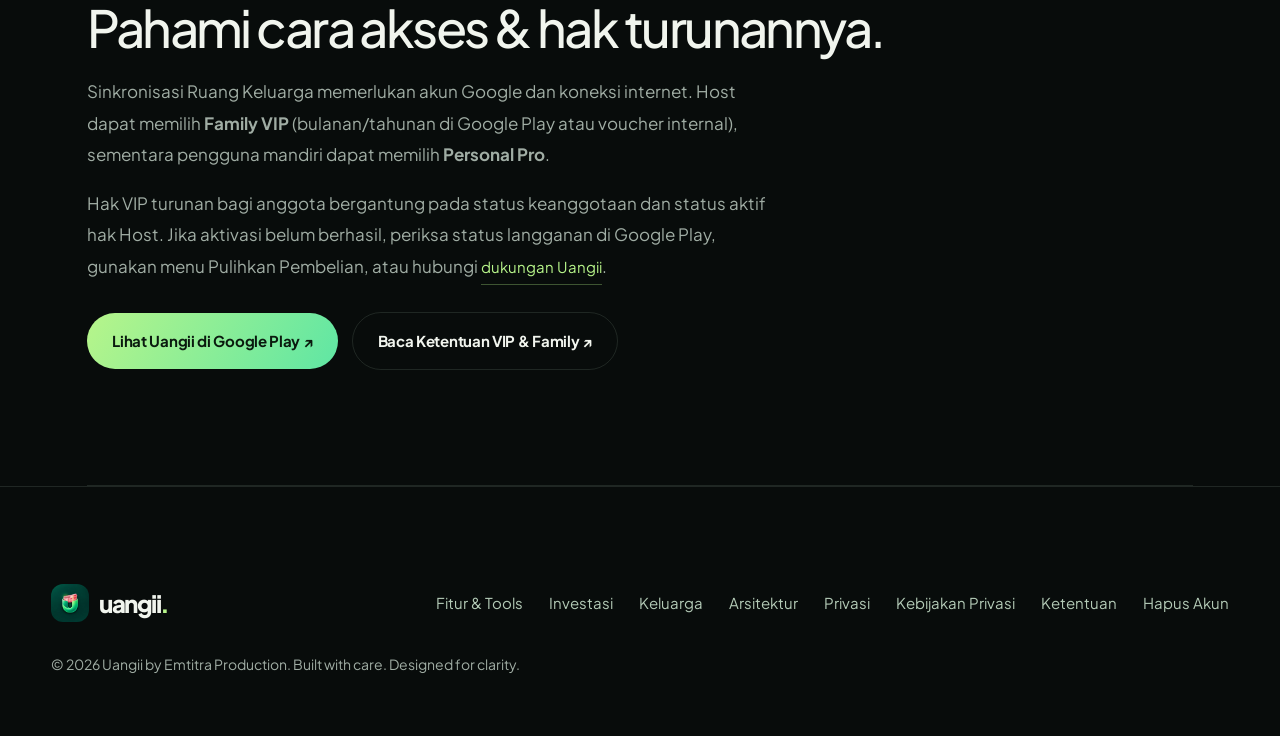
<file: uangii/keluarga.html>
<!doctype html>
<html lang="id">
<head>
  <meta charset="utf-8">
  <meta name="viewport" content="width=device-width, initial-scale=1">
  <title>Ruang Keluarga — Uangii</title>
  <meta name="description" content="Kelola kas dan dompet bersama di Ruang Keluarga Uangii 1.2.7. 1 Host + 3 anggota termasuk peran Anak, kontrol privasi PRIVATE/SUMMARY/FULL, dan simulasi setor kas.">
  <meta name="theme-color" content="#080c0b">
  <link rel="icon" href="assets/brand/favicon.png">
  <link rel="canonical" href="https://fintrack.digital/uangii/keluarga.html">
  <meta property="og:image" content="https://fintrack.digital/uangii/assets/brand/uangii-social.jpg">
  <link rel="preconnect" href="https://fonts.googleapis.com">
  <link rel="preconnect" href="https://fonts.gstatic.com" crossorigin>
  <link href="https://fonts.googleapis.com/css2?family=Plus+Jakarta+Sans:wght@400;500;600;700;800&display=swap" rel="stylesheet">
  <link rel="stylesheet" href="redesign.css">
  <link rel="stylesheet" href="readability.css">
  <link rel="stylesheet" href="subpages.css">
  <link rel="stylesheet" href="launch.css">
  <link rel="stylesheet" href="catalog.css">
  <link rel="stylesheet" href="family-flow.css">
  <link rel="stylesheet" href="app-scenes.css">
  <script src="subpages.js" defer></script>
  <script src="family-flow.js" defer></script>
  <script src="app-scenes.js" defer></script>
</head>
<body class="u-subpage">
  <div class="u-aurora" aria-hidden="true"><i></i><i></i><i></i></div>
  <a class="s-skip" href="#page-main">Langsung ke konten</a>
  <div class="s-progress" aria-hidden="true"></div>
  <header id="header">
    <div class="wrap nav">
      <a class="brand" href="index.html" aria-label="Uangii — beranda">
        <img src="assets/brand/uangii-icon.webp" width="38" height="38" alt="">
        <span class="brand-name">uangii<span class="s-accent">.</span></span>
      </a>
      <nav class="nav-links" aria-label="Navigasi utama">
        <a class="nav-btn" href="fitur.html">Fitur &amp; Tools</a>
        <a class="nav-btn" href="investasi.html">Investasi</a>
        <a class="nav-btn active" href="keluarga.html" aria-current="page">Keluarga</a>
        <a class="nav-btn" href="arsitektur.html">Arsitektur</a>
        <a class="nav-btn" href="privasi.html">Privasi</a>
      </nav>
      <div class="nav-right">
        <button type="button" class="u-motion" id="pageMotion" aria-label="Jeda animasi" aria-pressed="false">Ⅱ</button>
        <a class="btn btn-primary nav-app-btn" href="https://play.google.com/store/apps/details?id=com.ftrackpro.financetracker.emtitra" target="_blank" rel="noopener noreferrer">Unduh aplikasi ↗</a>
        <button type="button" class="menu-toggle" id="pageMenu" aria-label="Buka menu" aria-expanded="false" aria-controls="pageNav">☰</button>
      </div>
    </div>
    <nav class="s-mobile-nav" id="pageNav" aria-label="Menu ponsel" hidden>
      <a href="index.html">Beranda</a>
      <a href="fitur.html">Fitur &amp; Tools</a>
      <a href="investasi.html">Investasi</a>
      <a href="keluarga.html" aria-current="page">Ruang Keluarga</a>
      <a href="arsitektur.html">Arsitektur</a>
      <a href="privasi.html">Privasi</a>
      <a href="https://play.google.com/store/apps/details?id=com.ftrackpro.financetracker.emtitra" target="_blank" rel="noopener noreferrer">Unduh aplikasi ↗</a>
    </nav>
  </header>

  <main id="page-main">
    <div class="wrap">
      <a class="s-back" href="fitur.html#keluarga">← Kembali ke katalog fitur</a>

      <section class="s-hero">
        <div>
          <span class="u-eyebrow"><i class="u-dot" aria-hidden="true"></i> RUANG KELUARGA · 1 PAKET 4 AKUN</span>
          <h1>Uang bersama.<br><em>Aturan yang jelas.</em></h1>
          <p class="s-lead">Kelola kas keluarga sambil menentukan dengan tegas apa yang tetap pribadi.</p>
          <p>Ruang Keluarga memisahkan catatan bersama dari ruang pribadi dan menyediakan sinkronisasi antarperangkat sesuai peran serta pengaturan berbagi tiap anggota.</p>
          <div class="u-actions">
            <a class="btn btn-primary" href="#simulasi-setoran">Coba simulasi setoran ↓</a>
            <a class="btn btn-ghost" href="kebijakan-privasi.html">Lihat penggunaan data ↗</a>
          </div>
        </div>
        <div class="us-mount">
          <div data-app-scene="family"><p class="us-example">Ilustrasi layar Ruang Keluarga Uangii.</p></div>
          <p class="us-art-note">Ilustrasi berdasarkan FamilyHubScreen.kt · Data demo</p>
        </div>
      </section>

      <section class="s-section us-tour" id="tampilan-keluarga" data-app-tour="family members transactions" aria-labelledby="tampilan-keluarga-title">
        <div class="us-tour-layout">
          <div class="us-tour-copy">
            <span class="u-eyebrow">RUANG KELUARGA</span>
            <h2 id="tampilan-keluarga-title">Kenali layar keluarga.</h2>
            <p class="us-example">Lihat ringkasan kas bersama, manajemen anggota &amp; kontrol privasi dompet, hingga catatan transaksi dalam satu tempat.</p>
            <div class="us-tour-controls" data-tour-controls role="group" aria-label="Pilih tampilan aplikasi" hidden></div>
            <div class="us-tour-summary" data-tour-summary aria-live="polite" aria-atomic="true">
              <small>ILUSTRASI TAMPILAN</small>
              <h3>Kenali Uangii</h3>
              <p>Pilih layar untuk melihat contoh fitur.</p>
            </div>
          </div>
          <div class="us-tour-view">
            <div data-tour-view><p class="us-example">Lihat <a class="u-story-link" href="https://play.google.com/store/apps/details?id=com.ftrackpro.financetracker.emtitra">Uangii di Google Play ↗</a>.</p></div>
            <p class="us-art-note">Ilustrasi direkonstruksi dari kode UI Uangii 1.2.7 · Data demo</p>
          </div>
        </div>
      </section>

      <section class="s-section" id="simulasi-setoran" aria-labelledby="family-flow-title">
        <div class="s-heading s-reveal">
          <span class="u-eyebrow">SIMULASI RUANG KELUARGA</span>
          <h2 id="family-flow-title">Setor kas. <em>Tetap jaga privasi.</em></h2>
          <p>Ikuti contoh setoran Rp500.000 dari dompet pribadi Fikri ke Kas Rumah, lalu lihat apa yang muncul di perangkat Nia. Contoh ini memakai data ilustrasi.</p>
        </div>
        <div class="uf-flow" aria-label="Alur setoran dari dompet pribadi ke kas keluarga">
          <figure class="uf-node">
            <svg viewBox="0 0 176 126" aria-hidden="true" class="uf-object">
              <path class="uf-base" d="M13 99 88 76 163 99 88 123Z"/>
              <path class="uf-edge" d="M13 99 88 123 163 99v-7L88 116 13 92Z"/>
              <path class="uf-top" d="M37 51 88 35 138 51 88 68Z"/>
              <path class="uf-front" d="M37 51 88 68v41L37 92Z"/>
              <path class="uf-side" d="M88 68 138 51v41l-50 17Z"/>
              <path class="uf-detail" d="m53 65 21 7v24l-21-7Zm3 6 15 5m-15 2 15 5m-15 2 9 3"/>
            </svg>
            <figcaption><h3>Ruang Pribadi</h3><p>Fikri · Host</p><p class="text-small text-muted">Dompet BCA &amp; riwayat tetap PRIVATE</p></figcaption>
          </figure>
          <div class="uf-connector"><span>Setor<br><span class="tabular-nums">Rp500.000</span></span><svg aria-hidden="true"><path class="uf-across" d="M1 8h70m-7-5 7 5-7 5"/><path class="uf-down" d="M8 1v25m-5-6 5 6 5-6"/></svg></div>
          <figure class="uf-node">
            <svg viewBox="0 0 176 126" aria-hidden="true" class="uf-object">
              <path class="uf-base" d="M13 99 88 76 163 99 88 123Z"/>
              <path class="uf-edge" d="M13 99 88 123 163 99v-7L88 116 13 92Z"/>
              <path class="uf-front" d="M42 56 64 35 91 69v39L42 92Z"/>
              <path class="uf-side" d="M91 69 136 53v39l-45 16Z"/>
              <path class="uf-top" d="M36 57 60 28 109 12 141 53 90 70 61 38 43 60Z"/>
              <path class="uf-detail" d="m57 70 17 6v21l-17-6Zm3 7 11 4m-11 1 11 4"/>
            </svg>
            <figcaption><h3>Ruang Keluarga</h3><p>Kas Rumah</p><p id="uf-cash" class="text-small text-muted">Setoran masuk +Rp500.000</p></figcaption>
          </figure>
          <div class="uf-connector"><span>Sinkronisasi</span><svg aria-hidden="true"><path class="uf-across" d="M1 8h70m-7-5 7 5-7 5"/><path class="uf-down" d="M8 1v25m-5-6 5 6 5-6"/></svg></div>
          <figure class="uf-node">
            <svg viewBox="0 0 176 126" aria-hidden="true" class="uf-object">
              <path class="uf-base" d="M13 99 88 76 163 99 88 123Z"/>
              <path class="uf-edge" d="M13 99 88 123 163 99v-7L88 116 13 92Z"/>
              <path class="uf-top" d="m54 18 9-3 54 18-9 3Z"/>
              <path class="uf-side" d="m108 36 9-3v69l-9 4Z"/>
              <path class="uf-front" d="m54 18 54 18v70L54 88Z"/>
              <path class="uf-screen" d="m61 29 39 13v47L61 76Z"/>
              <path class="uf-detail" d="m69 47 22 7m-22 1 22 7m-22 1 13 4m-7 17 11 4"/>
            </svg>
            <figcaption><h3>HP Nia</h3><p>Nia · Anggota</p><p id="uf-member" class="text-small text-muted">Melihat setoran +Rp500.000</p></figcaption>
          </figure>
        </div>
        <div class="uf-controls" hidden>
          <button type="button" class="btn btn-primary" id="uf-action">Simulasikan setoran</button>
          <p class="uf-status" id="uf-status" aria-live="polite"></p>
        </div>
      </section>

      <section class="s-section">
        <div class="catalog-grid" data-stagger>
          <article class="s-card u-spot" id="anggota">
            <span class="s-icon" aria-hidden="true">◇</span>
            <h3>Undang hingga 4 akun</h3>
            <ul>
              <li>Satu Host dapat mengundang maksimal 3 anggota lain (total 4 akun) lewat QR atau kode undangan.</li>
              <li>Mendukung peran <strong>Dewasa</strong> dan <strong>Anak</strong> (wajib oleh orang tua/wali sah, dengan peringatan batas belanja mingguan lunak).</li>
            </ul>
          </article>
          <article class="s-card u-spot" id="kas">
            <span class="s-icon" aria-hidden="true">▤</span>
            <h3>Kelola kas bersama</h3>
            <ul>
              <li>Catat pemasukan dan pengeluaran keluarga pada dompet bersama serta setor kas dari ruang pribadi.</li>
              <li>Bila hak Family berakhir atau anggota keluar, data yang sudah diterima tetap tersedia sebagai arsip lokal hanya baca.</li>
            </ul>
          </article>
          <article class="s-card u-spot" id="berbagi">
            <span class="s-icon" aria-hidden="true">↔</span>
            <h3>Privasi dompet granular</h3>
            <ul>
              <li><code>PRIVATE</code>: dompet pribadi tidak dibagikan ke ruang keluarga.</li>
              <li><code>SUMMARY</code>: hanya menampilkan ringkasan saldo/arus.</li>
              <li><code>FULL</code>: rincian transaksi dapat dilihat sesuai izin ruang.</li>
            </ul>
          </article>
        </div>
      </section>

      <section class="s-section" id="vip">
        <div class="s-heading s-reveal">
          <span class="u-eyebrow">SINKRONISASI &amp; HAK FAMILY VIP</span>
          <h2>Pahami cara akses &amp; hak turunannya.</h2>
          <p>Sinkronisasi Ruang Keluarga memerlukan akun Google dan koneksi internet. Host dapat memilih <strong>Family VIP</strong> (bulanan/tahunan di Google Play atau voucher internal), sementara pengguna mandiri dapat memilih <strong>Personal Pro</strong>.</p>
          <p>Hak VIP turunan bagi anggota bergantung pada status keanggotaan dan status aktif hak Host. Jika aktivasi belum berhasil, periksa status langganan di Google Play, gunakan menu Pulihkan Pembelian, atau hubungi <a class="u-story-link" href="mailto:uangii@fintrack.digital">dukungan Uangii</a>.</p>
          <div class="u-actions">
            <a class="btn btn-primary" href="https://play.google.com/store/apps/details?id=com.ftrackpro.financetracker.emtitra" target="_blank" rel="noopener noreferrer">Lihat Uangii di Google Play ↗</a>
            <a class="btn btn-ghost" href="ketentuan.html">Baca Ketentuan VIP &amp; Family ↗</a>
          </div>
        </div>
      </section>
    </div>
  </main>

  <footer>
    <div class="wrap s-footer">
      <div class="s-footer-top">
        <a class="brand" href="index.html">
          <img src="assets/brand/uangii-icon.webp" width="38" height="38" alt="">
          <span class="brand-name">uangii<span class="s-accent">.</span></span>
        </a>
        <nav class="s-footer-links" aria-label="Halaman Uangii">
          <a href="fitur.html">Fitur &amp; Tools</a>
          <a href="investasi.html">Investasi</a>
          <a href="keluarga.html">Keluarga</a>
          <a href="arsitektur.html">Arsitektur</a>
          <a href="privasi.html">Privasi</a>
          <a href="kebijakan-privasi.html">Kebijakan Privasi</a>
          <a href="ketentuan.html">Ketentuan</a>
          <a href="hapus-akun.html">Hapus Akun</a>
        </nav>
      </div>
      <p>© 2026 Uangii by Emtitra Production. Built with care. Designed for clarity.</p>
    </div>
  </footer>
  <script src="launch.js" defer></script>
</body>
</html>
</file>
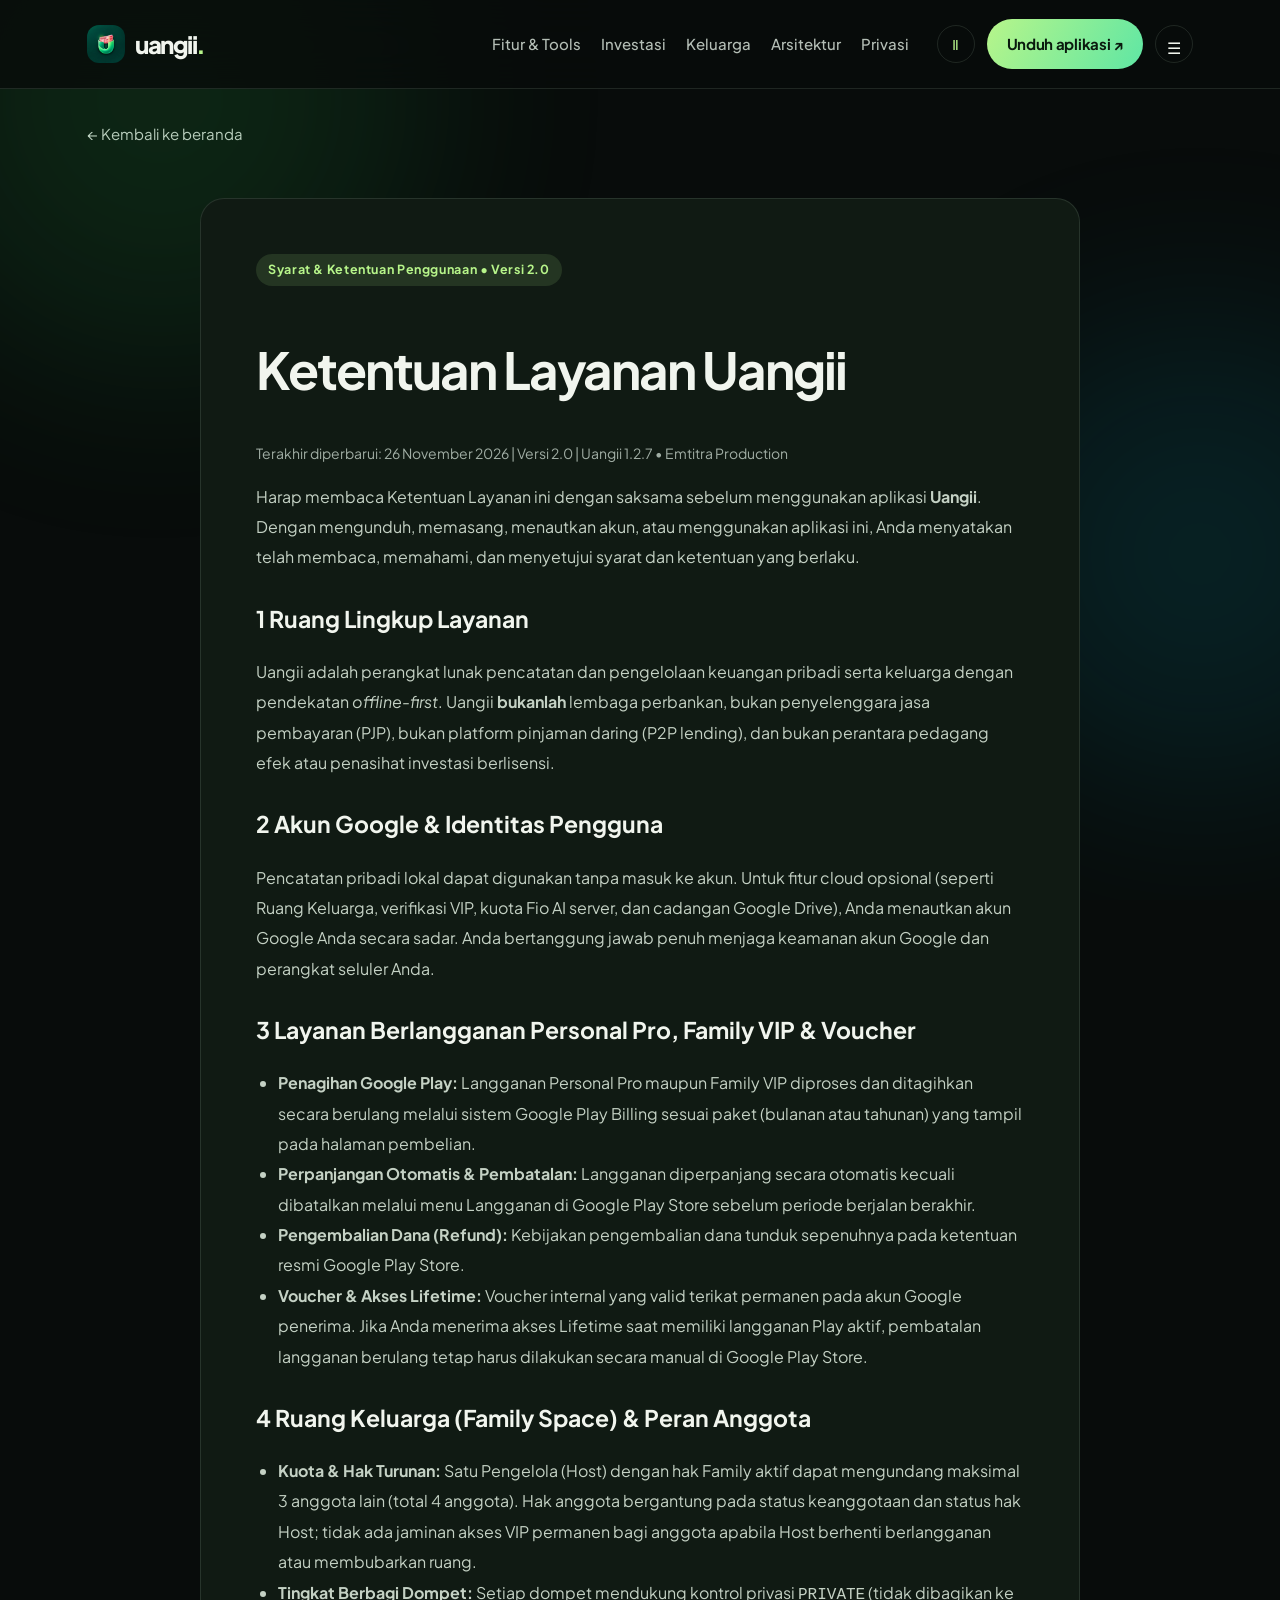
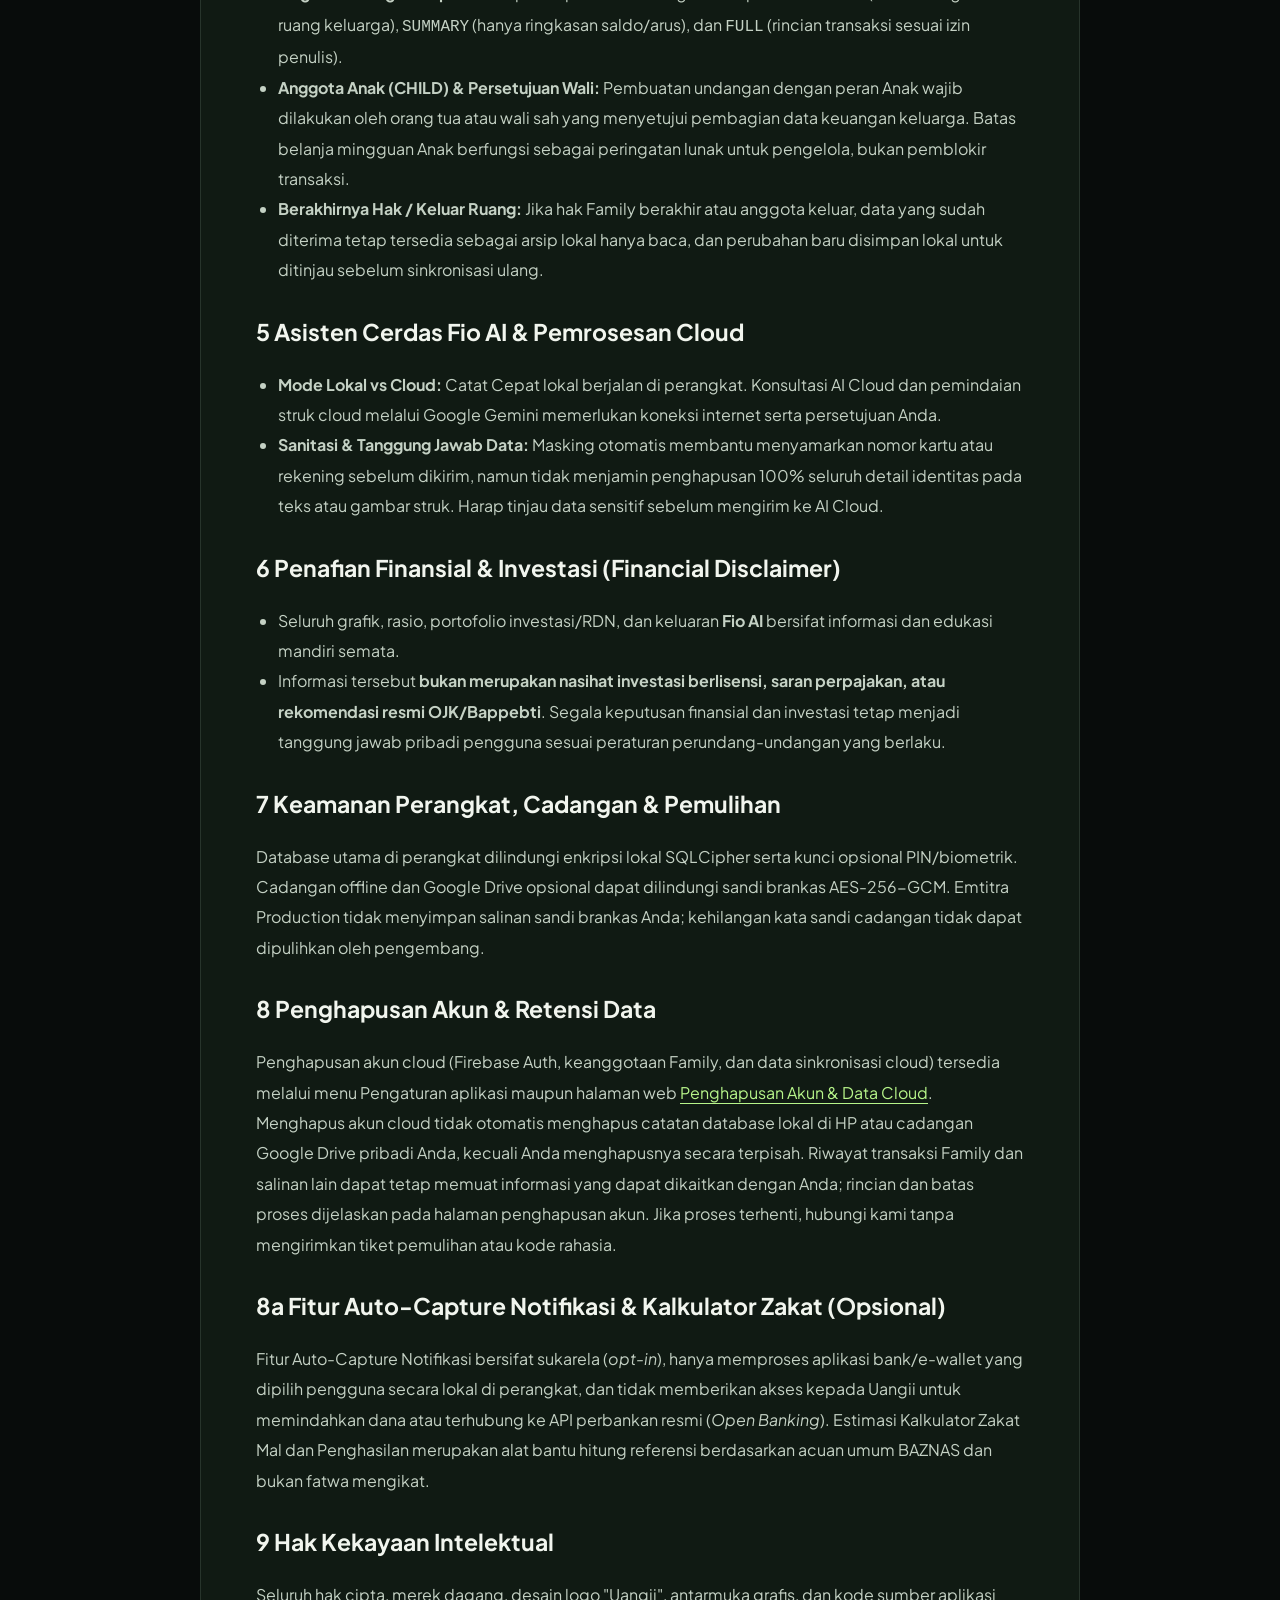
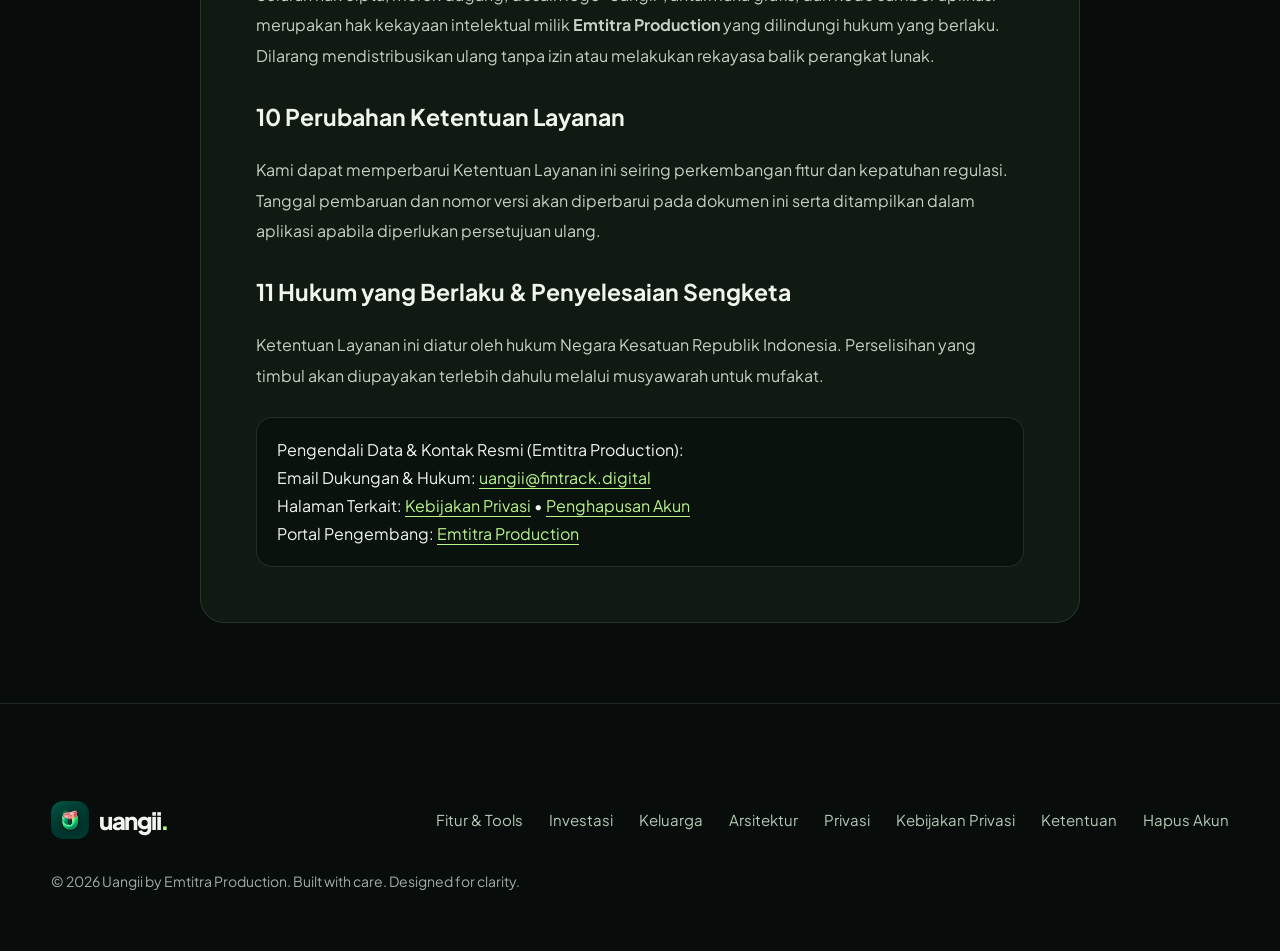
<file: uangii/ketentuan.html>
<!doctype html>
<html lang="id">
<head>
  <meta charset="utf-8">
  <meta name="viewport" content="width=device-width, initial-scale=1">
  <title>Ketentuan Layanan — Uangii</title>
  <meta name="description" content="Ketentuan Layanan Versi 2.0 untuk aplikasi Uangii 1.2.7 dari Emtitra Production.">
  <meta name="theme-color" content="#080c0b">
  <link rel="icon" href="assets/brand/favicon.png">
  <link rel="canonical" href="https://fintrack.digital/uangii/ketentuan.html">
  <meta property="og:image" content="https://fintrack.digital/uangii/assets/brand/uangii-social.jpg">
  <link rel="preconnect" href="https://fonts.googleapis.com">
  <link rel="preconnect" href="https://fonts.gstatic.com" crossorigin>
  <link href="https://fonts.googleapis.com/css2?family=Plus+Jakarta+Sans:wght@400;500;600;700;800&display=swap" rel="stylesheet">
  <link rel="stylesheet" href="redesign.css">
  <link rel="stylesheet" href="readability.css">
  <link rel="stylesheet" href="subpages.css">
  <link rel="stylesheet" href="launch.css">
  <link rel="stylesheet" href="catalog.css">
  <script src="subpages.js" defer></script>
</head>
<body class="u-subpage">
  <div class="u-aurora" aria-hidden="true"><i></i><i></i><i></i></div>
  <a class="s-skip" href="#page-main">Langsung ke konten</a>
  <div class="s-progress" aria-hidden="true"></div>
  <header id="header">
    <div class="wrap nav">
      <a class="brand" href="index.html" aria-label="Uangii — beranda">
        <img src="assets/brand/uangii-icon.webp" width="38" height="38" alt="">
        <span class="brand-name">uangii<span class="s-accent">.</span></span>
      </a>
      <nav class="nav-links" aria-label="Navigasi utama">
        <a class="nav-btn" href="fitur.html">Fitur &amp; Tools</a>
        <a class="nav-btn" href="investasi.html">Investasi</a>
        <a class="nav-btn" href="keluarga.html">Keluarga</a>
        <a class="nav-btn" href="arsitektur.html">Arsitektur</a>
        <a class="nav-btn" href="privasi.html">Privasi</a>
      </nav>
      <div class="nav-right">
        <button type="button" class="u-motion" id="pageMotion" aria-label="Jeda animasi" aria-pressed="false">Ⅱ</button>
        <a class="btn btn-primary nav-app-btn" href="https://play.google.com/store/apps/details?id=com.ftrackpro.financetracker.emtitra" target="_blank" rel="noopener noreferrer">Unduh aplikasi ↗</a>
        <button type="button" class="menu-toggle" id="pageMenu" aria-label="Buka menu" aria-expanded="false" aria-controls="pageNav">☰</button>
      </div>
    </div>
    <nav class="s-mobile-nav" id="pageNav" aria-label="Menu ponsel" hidden>
      <a href="index.html">Beranda</a>
      <a href="fitur.html">Fitur &amp; Tools</a>
      <a href="investasi.html">Investasi</a>
      <a href="keluarga.html">Ruang Keluarga</a>
      <a href="arsitektur.html">Arsitektur</a>
      <a href="privasi.html">Privasi</a>
      <a href="https://play.google.com/store/apps/details?id=com.ftrackpro.financetracker.emtitra" target="_blank" rel="noopener noreferrer">Unduh aplikasi ↗</a>
    </nav>
  </header>

  <main id="page-main">
    <div class="wrap">
      <a class="s-back" href="index.html">← Kembali ke beranda</a>
      <article class="legal-document">
        <span class="law-tag">Syarat &amp; Ketentuan Penggunaan • Versi 2.0</span>
        <h1>Ketentuan Layanan Uangii</h1>
        <div class="updated">Terakhir diperbarui: 26 November 2026 | Versi 2.0 | Uangii 1.2.7 • Emtitra Production</div>

        <p>Harap membaca Ketentuan Layanan ini dengan saksama sebelum menggunakan aplikasi <strong>Uangii</strong>. Dengan mengunduh, memasang, menautkan akun, atau menggunakan aplikasi ini, Anda menyatakan telah membaca, memahami, dan menyetujui syarat dan ketentuan yang berlaku.</p>

        <h3><span>1</span> Ruang Lingkup Layanan</h3>
        <p>Uangii adalah perangkat lunak pencatatan dan pengelolaan keuangan pribadi serta keluarga dengan pendekatan <em>offline-first</em>. Uangii <strong>bukanlah</strong> lembaga perbankan, bukan penyelenggara jasa pembayaran (PJP), bukan platform pinjaman daring (P2P lending), dan bukan perantara pedagang efek atau penasihat investasi berlisensi.</p>

        <h3><span>2</span> Akun Google &amp; Identitas Pengguna</h3>
        <p>Pencatatan pribadi lokal dapat digunakan tanpa masuk ke akun. Untuk fitur cloud opsional (seperti Ruang Keluarga, verifikasi VIP, kuota Fio AI server, dan cadangan Google Drive), Anda menautkan akun Google Anda secara sadar. Anda bertanggung jawab penuh menjaga keamanan akun Google dan perangkat seluler Anda.</p>

        <h3><span>3</span> Layanan Berlangganan Personal Pro, Family VIP &amp; Voucher</h3>
        <ul>
          <li><strong>Penagihan Google Play:</strong> Langganan Personal Pro maupun Family VIP diproses dan ditagihkan secara berulang melalui sistem Google Play Billing sesuai paket (bulanan atau tahunan) yang tampil pada halaman pembelian.</li>
          <li><strong>Perpanjangan Otomatis &amp; Pembatalan:</strong> Langganan diperpanjang secara otomatis kecuali dibatalkan melalui menu Langganan di Google Play Store sebelum periode berjalan berakhir.</li>
          <li><strong>Pengembalian Dana (Refund):</strong> Kebijakan pengembalian dana tunduk sepenuhnya pada ketentuan resmi Google Play Store.</li>
          <li><strong>Voucher &amp; Akses Lifetime:</strong> Voucher internal yang valid terikat permanen pada akun Google penerima. Jika Anda menerima akses Lifetime saat memiliki langganan Play aktif, pembatalan langganan berulang tetap harus dilakukan secara manual di Google Play Store.</li>
        </ul>

        <h3><span>4</span> Ruang Keluarga (Family Space) &amp; Peran Anggota</h3>
        <ul>
          <li><strong>Kuota &amp; Hak Turunan:</strong> Satu Pengelola (Host) dengan hak Family aktif dapat mengundang maksimal 3 anggota lain (total 4 anggota). Hak anggota bergantung pada status keanggotaan dan status hak Host; tidak ada jaminan akses VIP permanen bagi anggota apabila Host berhenti berlangganan atau membubarkan ruang.</li>
          <li><strong>Tingkat Berbagi Dompet:</strong> Setiap dompet mendukung kontrol privasi <code>PRIVATE</code> (tidak dibagikan ke ruang keluarga), <code>SUMMARY</code> (hanya ringkasan saldo/arus), dan <code>FULL</code> (rincian transaksi sesuai izin penulis).</li>
          <li><strong>Anggota Anak (CHILD) &amp; Persetujuan Wali:</strong> Pembuatan undangan dengan peran Anak wajib dilakukan oleh orang tua atau wali sah yang menyetujui pembagian data keuangan keluarga. Batas belanja mingguan Anak berfungsi sebagai peringatan lunak untuk pengelola, bukan pemblokir transaksi.</li>
          <li><strong>Berakhirnya Hak / Keluar Ruang:</strong> Jika hak Family berakhir atau anggota keluar, data yang sudah diterima tetap tersedia sebagai arsip lokal hanya baca, dan perubahan baru disimpan lokal untuk ditinjau sebelum sinkronisasi ulang.</li>
        </ul>

        <h3><span>5</span> Asisten Cerdas Fio AI &amp; Pemrosesan Cloud</h3>
        <ul>
          <li><strong>Mode Lokal vs Cloud:</strong> Catat Cepat lokal berjalan di perangkat. Konsultasi AI Cloud dan pemindaian struk cloud melalui Google Gemini memerlukan koneksi internet serta persetujuan Anda.</li>
          <li><strong>Sanitasi &amp; Tanggung Jawab Data:</strong> Masking otomatis membantu menyamarkan nomor kartu atau rekening sebelum dikirim, namun tidak menjamin penghapusan 100% seluruh detail identitas pada teks atau gambar struk. Harap tinjau data sensitif sebelum mengirim ke AI Cloud.</li>
        </ul>

        <h3><span>6</span> Penafian Finansial &amp; Investasi (Financial Disclaimer)</h3>
        <ul>
          <li>Seluruh grafik, rasio, portofolio investasi/RDN, dan keluaran <strong>Fio AI</strong> bersifat informasi dan edukasi mandiri semata.</li>
          <li>Informasi tersebut <strong>bukan merupakan nasihat investasi berlisensi, saran perpajakan, atau rekomendasi resmi OJK/Bappebti</strong>. Segala keputusan finansial dan investasi tetap menjadi tanggung jawab pribadi pengguna sesuai peraturan perundang-undangan yang berlaku.</li>
        </ul>

        <h3><span>7</span> Keamanan Perangkat, Cadangan &amp; Pemulihan</h3>
        <p>Database utama di perangkat dilindungi enkripsi lokal SQLCipher serta kunci opsional PIN/biometrik. Cadangan offline dan Google Drive opsional dapat dilindungi sandi brankas AES-256-GCM. Emtitra Production tidak menyimpan salinan sandi brankas Anda; kehilangan kata sandi cadangan tidak dapat dipulihkan oleh pengembang.</p>

        <h3><span>8</span> Penghapusan Akun &amp; Retensi Data</h3>
        <p>Penghapusan akun cloud (Firebase Auth, keanggotaan Family, dan data sinkronisasi cloud) tersedia melalui menu Pengaturan aplikasi maupun halaman web <a href="hapus-akun.html">Penghapusan Akun &amp; Data Cloud</a>. Menghapus akun cloud tidak otomatis menghapus catatan database lokal di HP atau cadangan Google Drive pribadi Anda, kecuali Anda menghapusnya secara terpisah. Riwayat transaksi Family dan salinan lain dapat tetap memuat informasi yang dapat dikaitkan dengan Anda; rincian dan batas proses dijelaskan pada halaman penghapusan akun. Jika proses terhenti, hubungi kami tanpa mengirimkan tiket pemulihan atau kode rahasia.</p>

        <h3><span>8a</span> Fitur Auto-Capture Notifikasi &amp; Kalkulator Zakat (Opsional)</h3>
        <p>Fitur Auto-Capture Notifikasi bersifat sukarela (<em>opt-in</em>), hanya memproses aplikasi bank/e-wallet yang dipilih pengguna secara lokal di perangkat, dan tidak memberikan akses kepada Uangii untuk memindahkan dana atau terhubung ke API perbankan resmi (<em>Open Banking</em>). Estimasi Kalkulator Zakat Mal dan Penghasilan merupakan alat bantu hitung referensi berdasarkan acuan umum BAZNAS dan bukan fatwa mengikat.</p>

        <h3><span>9</span> Hak Kekayaan Intelektual</h3>
        <p>Seluruh hak cipta, merek dagang, desain logo "Uangii", antarmuka grafis, dan kode sumber aplikasi merupakan hak kekayaan intelektual milik <strong>Emtitra Production</strong> yang dilindungi hukum yang berlaku. Dilarang mendistribusikan ulang tanpa izin atau melakukan rekayasa balik perangkat lunak.</p>

        <h3><span>10</span> Perubahan Ketentuan Layanan</h3>
        <p>Kami dapat memperbarui Ketentuan Layanan ini seiring perkembangan fitur dan kepatuhan regulasi. Tanggal pembaruan dan nomor versi akan diperbarui pada dokumen ini serta ditampilkan dalam aplikasi apabila diperlukan persetujuan ulang.</p>

        <h3><span>11</span> Hukum yang Berlaku &amp; Penyelesaian Sengketa</h3>
        <p>Ketentuan Layanan ini diatur oleh hukum Negara Kesatuan Republik Indonesia. Perselisihan yang timbul akan diupayakan terlebih dahulu melalui musyawarah untuk mufakat.</p>

        <div class="contact-box">
          Pengendali Data &amp; Kontak Resmi (Emtitra Production):<br>
          Email Dukungan &amp; Hukum: <a href="mailto:uangii@fintrack.digital">uangii@fintrack.digital</a><br>
          Halaman Terkait: <a href="kebijakan-privasi.html">Kebijakan Privasi</a> &bull; <a href="hapus-akun.html">Penghapusan Akun</a><br>
          Portal Pengembang: <a href="../">Emtitra Production</a>
        </div>
      </article>
    </div>
  </main>

  <footer>
    <div class="wrap s-footer">
      <div class="s-footer-top">
        <a class="brand" href="index.html">
          <img src="assets/brand/uangii-icon.webp" width="38" height="38" alt="">
          <span class="brand-name">uangii<span class="s-accent">.</span></span>
        </a>
        <nav class="s-footer-links" aria-label="Halaman Uangii">
          <a href="fitur.html">Fitur &amp; Tools</a>
          <a href="investasi.html">Investasi</a>
          <a href="keluarga.html">Keluarga</a>
          <a href="arsitektur.html">Arsitektur</a>
          <a href="privasi.html">Privasi</a>
          <a href="kebijakan-privasi.html">Kebijakan Privasi</a>
          <a href="ketentuan.html">Ketentuan</a>
          <a href="hapus-akun.html">Hapus Akun</a>
        </nav>
      </div>
      <p>© 2026 Uangii by Emtitra Production. Built with care. Designed for clarity.</p>
    </div>
  </footer>
  <script src="launch.js" defer></script>
</body>
</html>
</file>
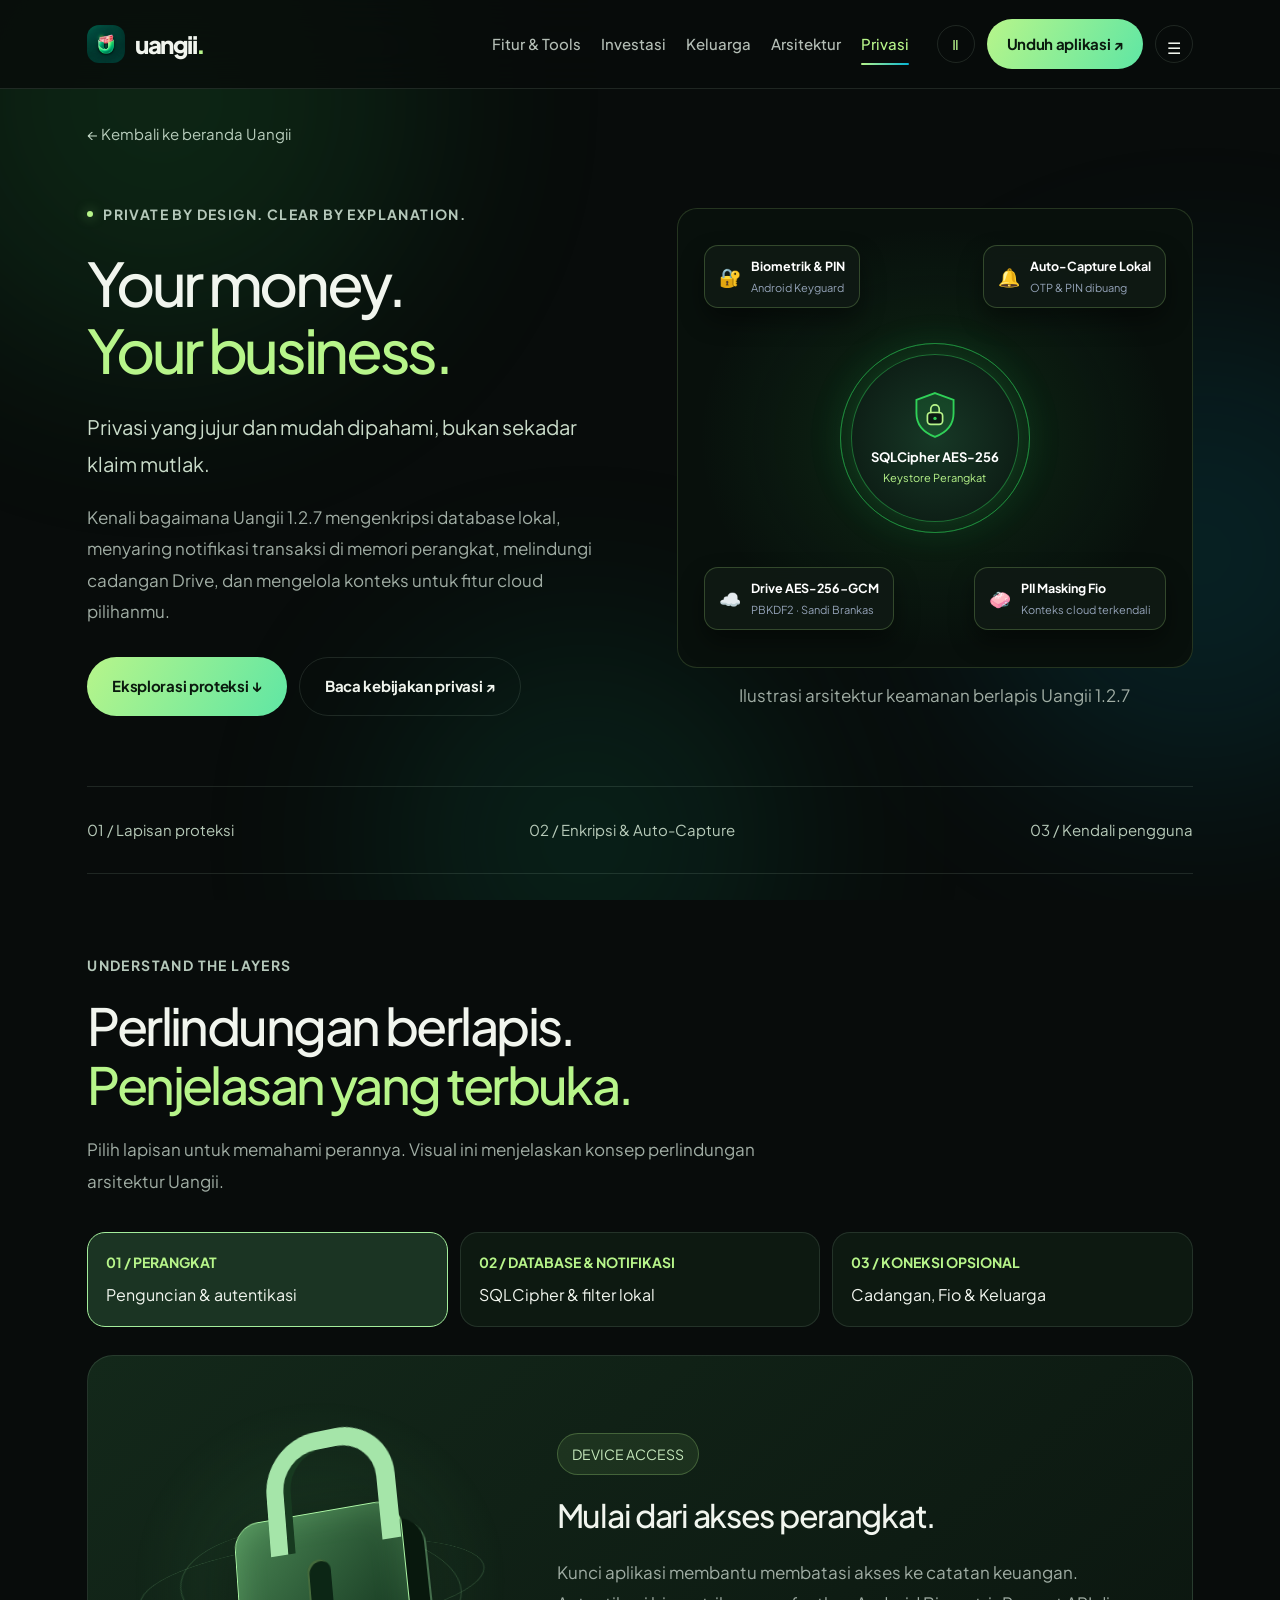
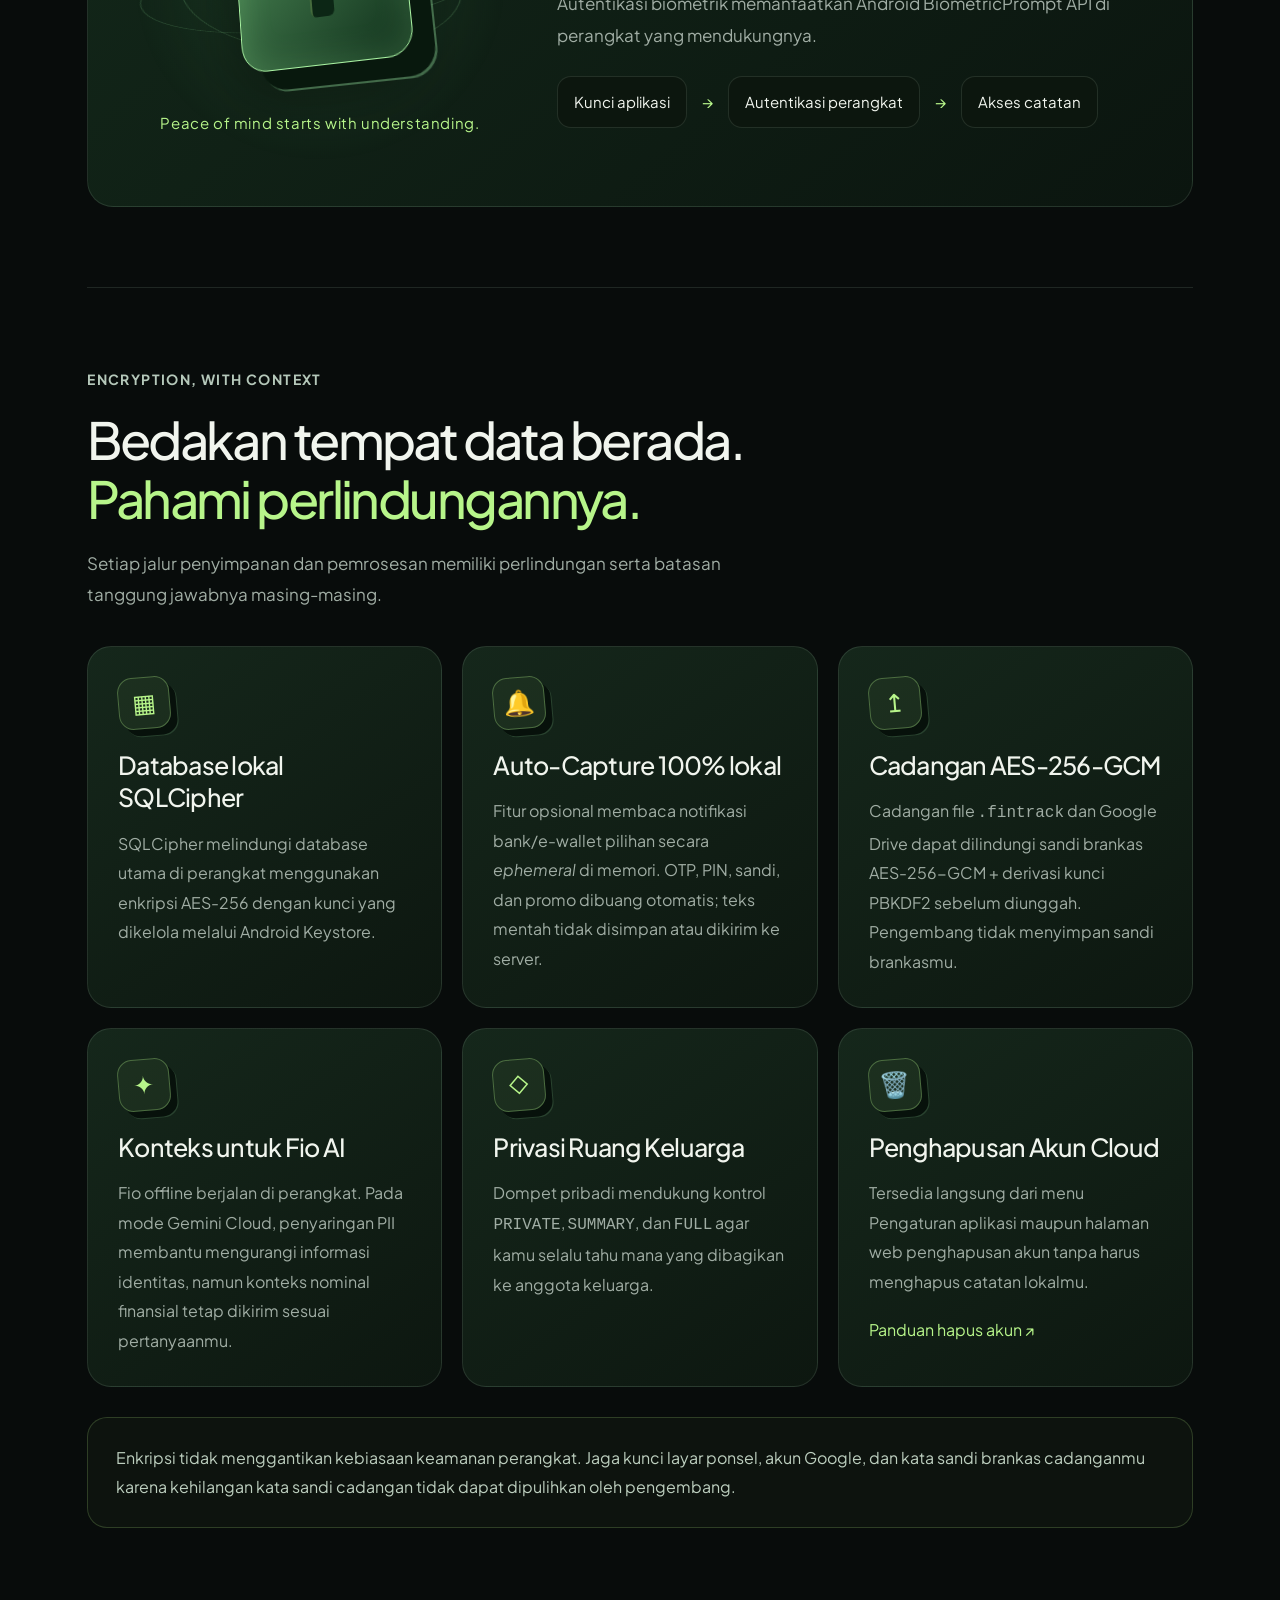
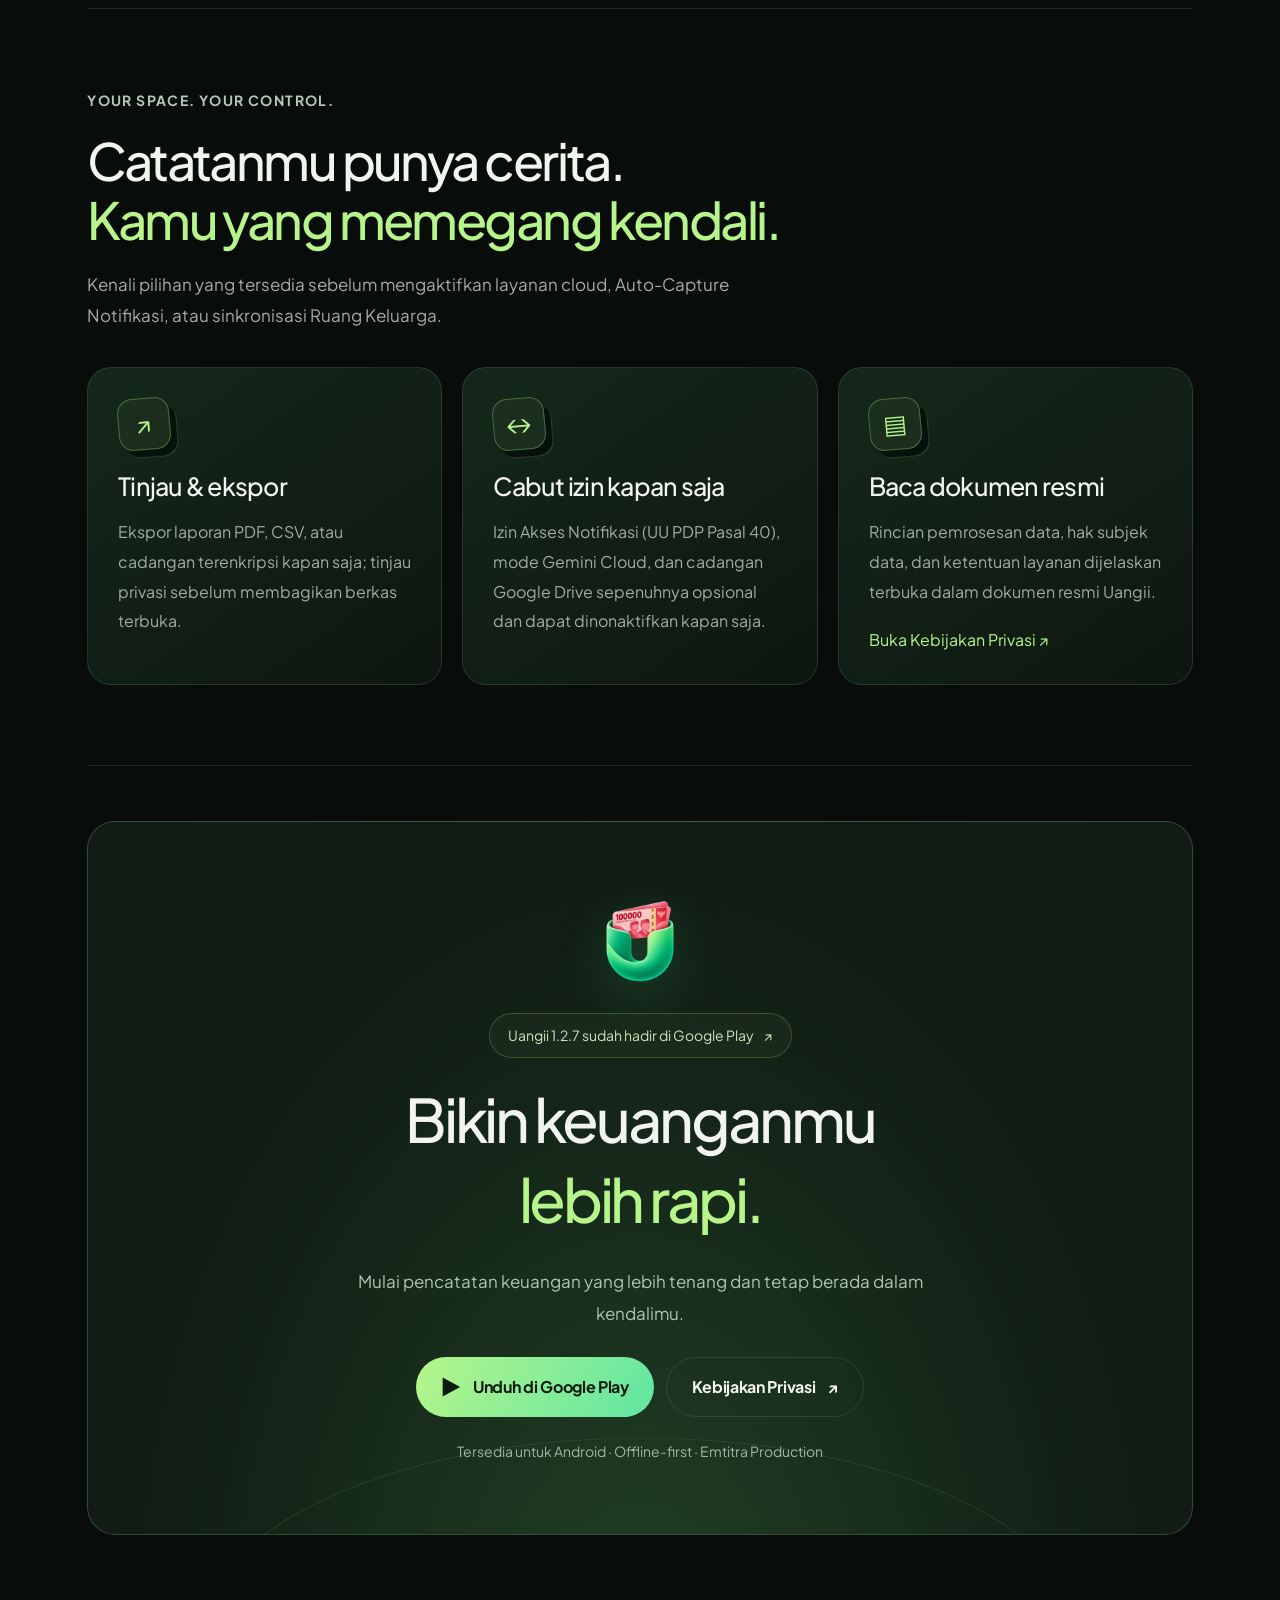
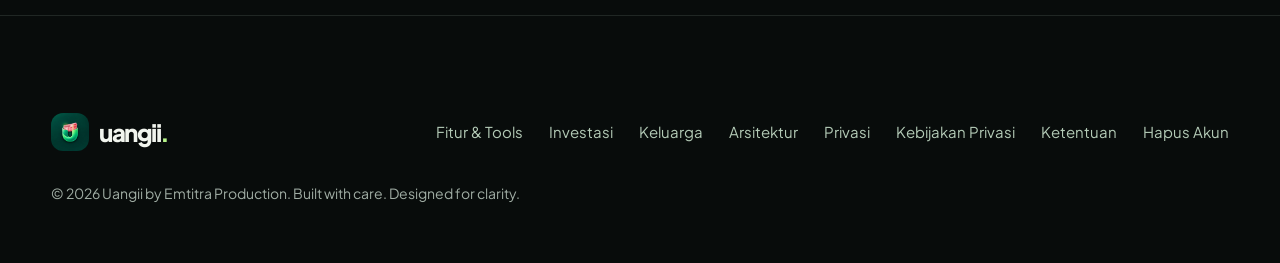
<file: uangii/privasi.html>
<!doctype html>
<html lang="id">
<head>
  <meta charset="utf-8">
  <meta name="viewport" content="width=device-width, initial-scale=1">
  <title>Privasi &amp; Kriptografi — Uangii</title>
  <meta name="description" content="Pelajari penguncian perangkat, SQLCipher AES-256, filter Auto-Capture notifikasi lokal ephemeral, enkripsi cadangan AES-256-GCM, dan konteks Fio AI di Uangii 1.2.7.">
  <meta name="theme-color" content="#080c0b">
  <link rel="icon" href="assets/brand/favicon.png">
  <link rel="canonical" href="https://fintrack.digital/uangii/privasi.html">
  <meta property="og:image" content="https://fintrack.digital/uangii/assets/brand/uangii-social.jpg">
  <link rel="preconnect" href="https://fonts.googleapis.com">
  <link rel="preconnect" href="https://fonts.gstatic.com" crossorigin>
  <link href="https://fonts.googleapis.com/css2?family=Plus+Jakarta+Sans:wght@400;500;600;700;800&display=swap" rel="stylesheet">
  <link rel="stylesheet" href="redesign.css">
  <link rel="stylesheet" href="readability.css">
  <link rel="stylesheet" href="subpages.css">
  <link rel="stylesheet" href="launch.css">
  <link rel="stylesheet" href="catalog.css">
  <link rel="stylesheet" href="app-scenes.css">
  <script src="subpages.js" defer></script>
  <script src="app-scenes.js" defer></script>
</head>
<body class="u-subpage">
  <div class="u-aurora" aria-hidden="true"><i></i><i></i><i></i></div>
  <a class="s-skip" href="#page-main">Langsung ke konten</a>
  <div class="s-progress" aria-hidden="true"></div>
  <header id="header">
    <div class="wrap nav">
      <a class="brand" href="index.html" aria-label="Uangii — beranda">
        <img src="assets/brand/uangii-icon.webp" width="38" height="38" alt="">
        <span class="brand-name">uangii<span class="s-accent">.</span></span>
      </a>
      <nav class="nav-links" aria-label="Navigasi utama">
        <a class="nav-btn" href="fitur.html">Fitur &amp; Tools</a>
        <a class="nav-btn" href="investasi.html">Investasi</a>
        <a class="nav-btn" href="keluarga.html">Keluarga</a>
        <a class="nav-btn" href="arsitektur.html">Arsitektur</a>
        <a class="nav-btn active" href="privasi.html" aria-current="page">Privasi</a>
      </nav>
      <div class="nav-right">
        <button type="button" class="u-motion" id="pageMotion" aria-label="Jeda animasi" aria-pressed="false">Ⅱ</button>
        <a class="btn btn-primary nav-app-btn" href="https://play.google.com/store/apps/details?id=com.ftrackpro.financetracker.emtitra" target="_blank" rel="noopener noreferrer">Unduh aplikasi ↗</a>
        <button type="button" class="menu-toggle" id="pageMenu" aria-label="Buka menu" aria-expanded="false" aria-controls="pageNav">☰</button>
      </div>
    </div>
    <nav class="s-mobile-nav" id="pageNav" aria-label="Menu ponsel" hidden>
      <a href="index.html">Beranda</a>
      <a href="fitur.html">Fitur &amp; Tools</a>
      <a href="investasi.html">Investasi</a>
      <a href="keluarga.html">Ruang Keluarga</a>
      <a href="arsitektur.html">Arsitektur</a>
      <a href="privasi.html" aria-current="page">Privasi</a>
      <a href="https://play.google.com/store/apps/details?id=com.ftrackpro.financetracker.emtitra" target="_blank" rel="noopener noreferrer">Unduh aplikasi ↗</a>
    </nav>
  </header>

  <main id="page-main">
    <div class="wrap">
      <a class="s-back" href="index.html">← Kembali ke beranda Uangii</a>

      <section class="s-hero">
        <div>
          <span class="u-eyebrow"><i class="u-dot" aria-hidden="true"></i> PRIVATE BY DESIGN. CLEAR BY EXPLANATION.</span>
          <h1>Your money.<br><em>Your business.</em></h1>
          <p class="s-lead">Privasi yang jujur dan mudah dipahami, bukan sekadar klaim mutlak.</p>
          <p>Kenali bagaimana Uangii 1.2.7 mengenkripsi database lokal, menyaring notifikasi transaksi di memori perangkat, melindungi cadangan Drive, dan mengelola konteks untuk fitur cloud pilihanmu.</p>
          <div class="u-actions">
            <a class="btn btn-primary" href="#lapisan">Eksplorasi proteksi ↓</a>
            <a class="btn btn-ghost" href="kebijakan-privasi.html">Baca kebijakan privasi ↗</a>
          </div>
        </div>
        <div class="s-reveal">
          <div data-app-canvas="vault"></div>
          <p class="us-art-note">Ilustrasi arsitektur keamanan berlapis Uangii 1.2.7</p>
        </div>
      </section>

      <nav class="s-anchor-nav" aria-label="Bagian privasi">
        <a href="#lapisan">01 / Lapisan proteksi</a>
        <a href="#kriptografi">02 / Enkripsi &amp; Auto-Capture</a>
        <a href="#kendali">03 / Kendali pengguna</a>
      </nav>

      <section class="s-section" id="lapisan">
        <div class="s-heading s-reveal">
          <span class="u-eyebrow">UNDERSTAND THE LAYERS</span>
          <h2>Perlindungan berlapis.<br><em>Penjelasan yang terbuka.</em></h2>
          <p>Pilih lapisan untuk memahami perannya. Visual ini menjelaskan konsep perlindungan arsitektur Uangii.</p>
        </div>
        <div class="s-layer-controls" role="group" aria-label="Pilih lapisan perlindungan">
          <button type="button" data-layer="0" aria-pressed="true"><strong>01 / PERANGKAT</strong>Penguncian &amp; autentikasi</button>
          <button type="button" data-layer="1" aria-pressed="false"><strong>02 / DATABASE &amp; NOTIFIKASI</strong>SQLCipher &amp; filter lokal</button>
          <button type="button" data-layer="2" aria-pressed="false"><strong>03 / KONEKSI OPSIONAL</strong>Cadangan, Fio &amp; Keluarga</button>
        </div>
        <div class="s-layer-panel">
          <div class="s-scene" role="img" aria-label="Gembok 3D sebagai ilustrasi lapisan keamanan">
            <div class="s-lock" aria-hidden="true"></div>
            <span class="s-scene-label">Peace of mind starts with understanding.</span>
          </div>
          <div aria-live="polite" aria-atomic="true">
            <span class="s-layer-tag" id="layerTag">DEVICE ACCESS</span>
            <h3 id="layerTitle">Mulai dari akses perangkat.</h3>
            <p id="layerText">Kunci aplikasi membantu membatasi akses ke catatan keuangan. Autentikasi biometrik memanfaatkan Android BiometricPrompt API di perangkat yang mendukungnya.</p>
            <div class="s-flow" id="layerFlow" aria-label="Urutan proses">
              <span>Kunci aplikasi</span><i aria-hidden="true">→</i><span>Autentikasi perangkat</span><i aria-hidden="true">→</i><span>Akses catatan</span>
            </div>
          </div>
        </div>
      </section>

      <section class="s-section" id="kriptografi">
        <div class="s-heading s-reveal">
          <span class="u-eyebrow">ENCRYPTION, WITH CONTEXT</span>
          <h2>Bedakan tempat data berada.<br><em>Pahami perlindungannya.</em></h2>
          <p>Setiap jalur penyimpanan dan pemrosesan memiliki perlindungan serta batasan tanggung jawabnya masing-masing.</p>
        </div>
        <div class="s-grid" data-stagger>
          <article class="s-card u-spot">
            <span class="s-icon" aria-hidden="true">▦</span>
            <h3>Database lokal SQLCipher</h3>
            <p>SQLCipher melindungi database utama di perangkat menggunakan enkripsi AES-256 dengan kunci yang dikelola melalui Android Keystore.</p>
          </article>
          <article class="s-card u-spot">
            <span class="s-icon" aria-hidden="true">🔔</span>
            <h3>Auto-Capture 100% lokal</h3>
            <p>Fitur opsional membaca notifikasi bank/e-wallet pilihan secara <em>ephemeral</em> di memori. OTP, PIN, sandi, dan promo dibuang otomatis; teks mentah tidak disimpan atau dikirim ke server.</p>
          </article>
          <article class="s-card u-spot">
            <span class="s-icon" aria-hidden="true">↥</span>
            <h3>Cadangan AES-256-GCM</h3>
            <p>Cadangan file <code>.fintrack</code> dan Google Drive dapat dilindungi sandi brankas AES-256-GCM + derivasi kunci PBKDF2 sebelum diunggah. Pengembang tidak menyimpan sandi brankasmu.</p>
          </article>
          <article class="s-card u-spot">
            <span class="s-icon" aria-hidden="true">✦</span>
            <h3>Konteks untuk Fio AI</h3>
            <p>Fio offline berjalan di perangkat. Pada mode Gemini Cloud, penyaringan PII membantu mengurangi informasi identitas, namun konteks nominal finansial tetap dikirim sesuai pertanyaanmu.</p>
          </article>
          <article class="s-card u-spot">
            <span class="s-icon" aria-hidden="true">◇</span>
            <h3>Privasi Ruang Keluarga</h3>
            <p>Dompet pribadi mendukung kontrol <code>PRIVATE</code>, <code>SUMMARY</code>, dan <code>FULL</code> agar kamu selalu tahu mana yang dibagikan ke anggota keluarga.</p>
          </article>
          <article class="s-card u-spot">
            <span class="s-icon" aria-hidden="true">🗑️</span>
            <h3>Penghapusan Akun Cloud</h3>
            <p>Tersedia langsung dari menu Pengaturan aplikasi maupun halaman web penghapusan akun tanpa harus menghapus catatan lokalmu.</p>
            <a href="hapus-akun.html">Panduan hapus akun ↗</a>
          </article>
        </div>
        <div class="s-note s-reveal">Enkripsi tidak menggantikan kebiasaan keamanan perangkat. Jaga kunci layar ponsel, akun Google, dan kata sandi brankas cadanganmu karena kehilangan kata sandi cadangan tidak dapat dipulihkan oleh pengembang.</div>
      </section>

      <section class="s-section" id="kendali">
        <div class="s-heading s-reveal">
          <span class="u-eyebrow">YOUR SPACE. YOUR CONTROL.</span>
          <h2>Catatanmu punya cerita.<br><em>Kamu yang memegang kendali.</em></h2>
          <p>Kenali pilihan yang tersedia sebelum mengaktifkan layanan cloud, Auto-Capture Notifikasi, atau sinkronisasi Ruang Keluarga.</p>
        </div>
        <div class="s-grid" data-stagger>
          <article class="s-card u-spot">
            <span class="s-icon" aria-hidden="true">↗</span>
            <h3>Tinjau &amp; ekspor</h3>
            <p>Ekspor laporan PDF, CSV, atau cadangan terenkripsi kapan saja; tinjau privasi sebelum membagikan berkas terbuka.</p>
          </article>
          <article class="s-card u-spot">
            <span class="s-icon" aria-hidden="true">↔</span>
            <h3>Cabut izin kapan saja</h3>
            <p>Izin Akses Notifikasi (UU PDP Pasal 40), mode Gemini Cloud, dan cadangan Google Drive sepenuhnya opsional dan dapat dinonaktifkan kapan saja.</p>
          </article>
          <article class="s-card u-spot">
            <span class="s-icon" aria-hidden="true">▤</span>
            <h3>Baca dokumen resmi</h3>
            <p>Rincian pemrosesan data, hak subjek data, dan ketentuan layanan dijelaskan terbuka dalam dokumen resmi Uangii.</p>
            <a href="kebijakan-privasi.html">Buka Kebijakan Privasi ↗</a>
          </article>
        </div>
      </section>

      <section class="launch-cta launch-cta--compact" id="download" aria-labelledby="launchTitle">
        <span id="early-access" class="launch-anchor" aria-hidden="true"></span>
        <img class="launch-mark" src="assets/brand/uangii-mark.webp" width="96" height="96" alt="" loading="lazy" decoding="async">
        <a class="launch-badge" href="https://play.google.com/store/apps/details?id=com.ftrackpro.financetracker.emtitra" target="_blank" rel="noopener noreferrer">Uangii 1.2.7 sudah hadir di Google Play <span aria-hidden="true">↗</span></a>
        <h2 id="launchTitle">
          <span class="u-sr-only">Bikin keuanganmu lebih rapi, lebih tenang, dan lebih terarah.</span>
          <span aria-hidden="true">Bikin keuanganmu<span class="launch-rotator" data-launch-rotator><span class="launch-word is-active">lebih rapi.</span><span class="launch-word">lebih tenang.</span><span class="launch-word">lebih terarah.</span></span></span>
        </h2>
        <p>Mulai pencatatan keuangan yang lebih tenang dan tetap berada dalam kendalimu.</p>
        <div class="launch-actions">
          <a class="btn btn-primary launch-store-link" href="https://play.google.com/store/apps/details?id=com.ftrackpro.financetracker.emtitra" target="_blank" rel="noopener noreferrer">
            <svg class="launch-play-icon" viewBox="0 0 24 26" aria-hidden="true"><path d="M2 1.5 23 13 2 24.5Z"/></svg>
            <span>Unduh di Google Play</span>
          </a>
          <a class="btn btn-ghost" href="kebijakan-privasi.html">Kebijakan Privasi <span aria-hidden="true">↗</span></a>
        </div>
        <span class="launch-note">Tersedia untuk Android · Offline-first · Emtitra Production</span>
      </section>
    </div>
  </main>

  <footer>
    <div class="wrap s-footer">
      <div class="s-footer-top">
        <a class="brand" href="index.html">
          <img src="assets/brand/uangii-icon.webp" width="38" height="38" alt="">
          <span class="brand-name">uangii<span class="s-accent">.</span></span>
        </a>
        <nav class="s-footer-links" aria-label="Halaman Uangii">
          <a href="fitur.html">Fitur &amp; Tools</a>
          <a href="investasi.html">Investasi</a>
          <a href="keluarga.html">Keluarga</a>
          <a href="arsitektur.html">Arsitektur</a>
          <a href="privasi.html">Privasi</a>
          <a href="kebijakan-privasi.html">Kebijakan Privasi</a>
          <a href="ketentuan.html">Ketentuan</a>
          <a href="hapus-akun.html">Hapus Akun</a>
        </nav>
      </div>
      <p>© 2026 Uangii by Emtitra Production. Built with care. Designed for clarity.</p>
    </div>
  </footer>
  <script src="launch.js" defer></script>
</body>
</html>
</file>
<file: uangii/home-bundle.css>
/* home.css */
:root {
      --bg: #070f1f;
      --bg-2: #0b1a33;
      --surface: rgba(255, 255, 255, 0.035);
      --surface-2: rgba(255, 255, 255, 0.065);
      --surface-hover: rgba(255, 255, 255, 0.095);
      --border: rgba(255, 255, 255, 0.09);
      --border-glow: rgba(16, 185, 129, 0.35);
      --text: #f1f5f9;
      --muted: #94a3b8;
      --indigo: #6366f1;
      --teal: #14b8a6;
      --mint: #10b981;
      --grad: linear-gradient(135deg, #10b981 0%, #06b6d4 50%, #8b5cf6 100%);
      --grad-dark: linear-gradient(135deg, rgba(16, 185, 129, .15) 0%, rgba(6, 182, 212, .12) 50%, rgba(139, 92, 246, .1) 100%);
      --radius: 20px;
      --card-bg: rgba(15, 23, 42, 0.7);
      --nav-glass: rgba(7, 15, 31, 0.85);
      --drawer-bg: #091326;
      --input-bg: #060b17;
      --glass-bg: rgba(15, 23, 42, 0.65);
      --glass-border: rgba(255, 255, 255, 0.08);
      --glass-border-hover: rgba(16, 185, 129, 0.35);
      --glass-glow: 0 20px 50px -15px rgba(0, 0, 0, 0.7);
    }
    @keyframes pulseDot {
      0%, 100% { opacity: 1; transform: scale(1); }
      50% { opacity: 0.4; transform: scale(1.3); }
    }
    * {
      box-sizing: border-box;
      margin: 0;
      padding: 0;
    }
    html {
      scroll-behavior: smooth;
    }
    body {
      font-family: 'Plus Jakarta Sans', -apple-system, 'Segoe UI', Roboto, sans-serif;
      background: var(--bg);
      color: var(--text);
      line-height: 1.65;
      overflow-x: hidden;
      -webkit-font-smoothing: antialiased;
    }
    a {
      color: inherit;
      text-decoration: none;
    }
    img {
      max-width: 100%;
      display: block;
      height: auto;
    }
    .wrap {
      max-width: 1180px;
      margin: 0 auto;
      padding: 0 1.25rem;
    }
    .grad-text {
      background: linear-gradient(135deg, #10b981 0%, #06b6d4 40%, #8b5cf6 80%, #10b981 100%);
      background-size: 200% 200%;
      -webkit-background-clip: text;
      -webkit-text-fill-color: transparent;
      background-clip: text;
      color: transparent;
      display: inline-block;
      animation: gradShimmer 6s ease-in-out infinite;
    }
    @keyframes gradShimmer {
      0% {
        background-position: 0% 50%;
      }
      50% {
        background-position: 100% 50%;
      }
      100% {
        background-position: 0% 50%;
      }
    }
    .emoji-clean {
      -webkit-text-fill-color: initial !important;
      color: initial !important;
      display: inline-block;
      background: none !important;
    }
    .teaser-section-card {
      background: linear-gradient(135deg, rgba(15, 23, 42, 0.85) 0%, rgba(11, 26, 51, 0.7) 100%);
      border: 1px solid var(--border);
      border-radius: 24px;
      padding: 2.2rem;
      display: flex;
      align-items: center;
      justify-content: space-between;
      gap: 2rem;
      margin-bottom: 2rem;
      transition: all .3s cubic-bezier(.2, .8, .2, 1);
      position: relative;
      overflow: hidden;
    }
    .teaser-section-card:hover {
      border-color: rgba(16, 185, 129, 0.4);
      transform: translateY(-3px);
      box-shadow: 0 20px 40px -15px rgba(0, 0, 0, 0.6);
    }
    .teaser-section-card .content {
      max-width: 650px;
    }
    .teaser-section-card h3 {
      font-size: 1.45rem;
      font-weight: 800;
      margin-bottom: .6rem;
    }
    .teaser-section-card p {
      color: var(--muted);
      font-size: .95rem;
      line-height: 1.6;
      margin-bottom: 1.2rem;
    }
    .teaser-pills {
      display: flex;
      flex-wrap: wrap;
      gap: .6rem;
    }
    .teaser-pill {
      display: inline-flex;
      align-items: center;
      gap: .4rem;
      padding: .25rem .7rem;
      border-radius: 999px;
      background: var(--surface-2);
      border: 1px solid var(--border);
      font-size:.875rem;
      color: #cbd5e1;
    }
    .teaser-btn-action {
      flex-shrink: 0;
    }
    @media (max-width: 768px) {
      .teaser-section-card {
        flex-direction: column;
        align-items: flex-start;
        padding: 1.8rem 1.4rem;
        gap: 1.4rem;
      }
      .teaser-btn-action {
        width: 100%;
      }
      .teaser-btn-action .btn {
        width: 100%;
      }
    }
    .typing-cursor::after {
      content: "▋";
      color: #34d399;
      animation: blink 0.8s infinite;
      margin-left: 2px;
    }
    @keyframes blink {
      0%,
      100% {
        opacity: 1;
      }
      50% {
        opacity: 0;
      }
    }
    .bg-orbs {
      position: fixed;
      inset: 0;
      z-index: -1;
      pointer-events: none;
      overflow: hidden;
    }
    .orb {
      position: absolute;
      border-radius: 50%;
      filter: blur(120px);
      opacity: .38;
      animation: float 18s ease-in-out infinite;
    }
    .orb.a {
      width: 520px;
      height: 520px;
      background: #059669;
      top: -160px;
      left: -120px;
    }
    .orb.b {
      width: 480px;
      height: 480px;
      background: #0d9488;
      bottom: -180px;
      right: -120px;
      animation-delay: -6s;
    }
    .orb.c {
      width: 300px;
      height: 300px;
      background: #7c3aed;
      top: 45%;
      left: 55%;
      opacity: .2;
      animation-delay: -12s;
    }
    .grid-bg {
      position: absolute;
      inset: 0;
      background-image: linear-gradient(rgba(255, 255, 255, .025) 1px, transparent 1px), linear-gradient(90deg, rgba(255, 255, 255, .025) 1px, transparent 1px);
      background-size: 56px 56px;
      mask-image: radial-gradient(ellipse at top, #000 20%, transparent 70%);
    }
    @keyframes float {
      0%,
      100% {
        transform: translate(0, 0) scale(1);
      }
      50% {
        transform: translate(40px, 30px) scale(1.08);
      }
    }
    header {
      position: sticky;
      top: 0;
      z-index: 100;
      transition: background .3s, border-color .3s;
      border-bottom: 1px solid transparent;
    }
    header.scrolled {
      background: rgba(7, 15, 31, .92);
      backdrop-filter: blur(16px);
      -webkit-backdrop-filter: blur(16px);
      border-color: var(--border);
    }
    .nav {
      display: flex;
      align-items: center;
      justify-content: space-between;
      height: 72px;
      gap: 1.2rem;
    }
    .brand {
      display: inline-flex;
      align-items: center;
      gap: .65rem;
      font-weight: 800;
      font-size: 1.25rem;
      cursor: pointer;
      letter-spacing: -.01em;
      flex-shrink: 0;
      white-space: nowrap;
    }
    .brand-name {
      display: inline-flex;
      align-items: center;
      letter-spacing: -0.02em;
    }
    .brand img {
      width: 38px;
      height: 38px;
      border-radius: 10px;
      flex-shrink: 0;
    }
    .nav-links {
      display: flex;
      align-items: center;
      gap: .3rem;
      flex-shrink: 1;
    }
    .nav-btn {
      background: none;
      border: 1px solid transparent;
      color: var(--muted);
      font: inherit;
      font-weight: 600;
      font-size: .88rem;
      padding: .45rem .75rem;
      border-radius: 10px;
      cursor: pointer;
      white-space: nowrap;
      transition: all .2s;
    }
    .nav-btn:hover {
      color: var(--text);
      background: var(--surface-2);
    }
    .nav-btn.active {
      color: #5eead4;
      background: rgba(16, 185, 129, .14);
      border-color: rgba(16, 185, 129, .3);
    }
    .nav-right {
      display: flex;
      align-items: center;
      gap: .65rem;
      flex-shrink: 0;
      margin-left: auto;
    }
    .nav-dev-badge {
      display: inline-flex;
      align-items: center;
      gap: .4rem;
      font-size:.875rem;
      padding: .42rem .75rem;
      border-radius: 12px;
      background: rgba(56, 189, 248, .12);
      color: #38bdf8;
      border: 1px solid rgba(56, 189, 248, .3);
      font-weight: 600;
      white-space: nowrap;
      transition: all .2s;
    }
    .nav-dev-badge:hover {
      background: rgba(56, 189, 248, .22);
      transform: translateY(-1px);
    }
    .nav-app-btn {
      padding: .48rem 1rem;
      font-size:.875rem;
      border-radius: 999px;
      white-space: nowrap;
    }
    .btn {
      display: inline-flex;
      align-items: center;
      justify-content: center;
      gap: .55rem;
      font: inherit;
      font-weight: 600;
      padding: .85rem 1.5rem;
      border-radius: 14px;
      border: none;
      cursor: pointer;
      transition: transform .2s, box-shadow .2s, filter .2s;
    }
    .btn-primary {
      background: var(--grad);
      color: #fff;
      box-shadow: 0 10px 30px -10px rgba(16, 185, 129, .7);
    }
    .btn-primary:hover {
      transform: translateY(-2px);
      box-shadow: 0 16px 40px -12px rgba(6, 182, 212, .8);
      filter: brightness(1.08);
    }
    .btn-ghost {
      background: var(--surface-2);
      color: var(--text);
      border: 1px solid var(--border);
    }
    .btn-ghost:hover {
      background: rgba(255, 255, 255, .12);
    }
    .menu-toggle {
      display: inline-flex;
      align-items: center;
      justify-content: center;
      gap: .45rem;
      background: var(--surface-2);
      border: 1px solid var(--border);
      color: var(--text);
      padding: .42rem .75rem;
      border-radius: 12px;
      cursor: pointer;
      font: inherit;
      font-size:.875rem;
      font-weight: 600;
      white-space: nowrap;
      transition: all .2s;
    }
    .menu-toggle:hover {
      background: rgba(255, 255, 255, .12);
      border-color: rgba(16, 185, 129, .4);
      color: #5eead4;
    }
    .menu-toggle svg {
      width: 18px;
      height: 18px;
    }
    .nav-overlay {
      position: fixed;
      inset: 0;
      background: rgba(0, 0, 0, .65);
      backdrop-filter: blur(6px);
      -webkit-backdrop-filter: blur(6px);
      z-index: 1000;
      opacity: 0;
      visibility: hidden;
      transition: opacity .3s, visibility .3s;
    }
    .nav-overlay.open {
      opacity: 1;
      visibility: visible;
    }
    .nav-drawer {
      position: fixed;
      top: 0;
      right: 0;
      bottom: 0;
      width: 320px;
      max-width: 85vw;
      background: #091326;
      border-left: 1px solid var(--border);
      z-index: 1001;
      padding: 1.8rem 1.5rem;
      display: flex;
      flex-direction: column;
      transform: translateX(100%);
      transition: transform .32s cubic-bezier(.2, .8, .2, 1);
      box-shadow: -20px 0 50px rgba(0, 0, 0, .7);
    }
    .nav-drawer.open {
      transform: translateX(0);
    }
    .drawer-head {
      display: flex;
      align-items: center;
      justify-content: space-between;
      padding-bottom: 1.25rem;
      margin-bottom: 1.5rem;
      border-bottom: 1px solid var(--border);
    }
    .drawer-head strong {
      font-size: 1.05rem;
      display: flex;
      align-items: center;
      gap: .5rem;
    }
    .drawer-close {
      background: var(--surface-2);
      border: 1px solid var(--border);
      color: var(--muted);
      width: 34px;
      height: 34px;
      border-radius: 10px;
      font-size: 1.25rem;
      cursor: pointer;
      display: grid;
      place-items: center;
      transition: all .2s;
    }
    .drawer-close:hover {
      color: var(--text);
      background: rgba(255, 255, 255, .12);
    }
    .drawer-menu {
      display: flex;
      flex-direction: column;
      gap: .4rem;
      flex: 1;
      overflow-y: auto;
    }
    .drawer-item {
      display: flex;
      align-items: center;
      gap: .85rem;
      padding: .85rem 1rem;
      border-radius: 14px;
      color: var(--text);
      background: none;
      border: 1px solid transparent;
      font: inherit;
      font-size: .95rem;
      font-weight: 600;
      cursor: pointer;
      text-align: left;
      transition: all .2s;
    }
    .drawer-item:hover {
      background: var(--surface-2);
      border-color: rgba(16, 185, 129, .3);
      color: #5eead4;
      transform: translateX(4px);
    }
    .drawer-item.active {
      background: rgba(16, 185, 129, .14);
      border-color: rgba(16, 185, 129, .4);
      color: #34d399;
    }
    .drawer-item .icon {
      font-size: 1.15rem;
      width: 26px;
      text-align: center;
      flex-shrink: 0;
    }
    .drawer-foot {
      padding-top: 1.25rem;
      border-top: 1px solid var(--border);
      display: flex;
      flex-direction: column;
      gap: .75rem;
    }
    .page {
      display: none;
      animation: fadeIn .4s ease;
    }
    .page.active {
      display: block;
    }
    @keyframes fadeIn {
      from {
        opacity: 0;
        transform: translateY(10px);
      }
      to {
        opacity: 1;
        transform: none;
      }
    }
    .hero {
      display: grid;
      grid-template-columns: 1.15fr .85fr;
      gap: 3rem;
      align-items: center;
      padding: 4rem 0 4.5rem;
    }
    .pill {
      display: inline-flex;
      align-items: center;
      gap: .5rem;
      padding: .35rem .85rem .35rem .45rem;
      border-radius: 999px;
      background: var(--surface-2);
      border: 1px solid var(--border);
      font-size:.875rem;
      color: var(--muted);
      margin-bottom: 1.3rem;
    }
    .pill b {
      background: var(--grad);
      color: #fff;
      padding: .15rem .6rem;
      border-radius: 999px;
      font-size:.875rem;
    }
    .hero h1 {
      font-size: clamp(2.3rem, 4.8vw, 3.8rem);
      line-height: 1.12;
      font-weight: 800;
      letter-spacing: -.03em;
      margin-bottom: 1.3rem;
    }
    .hero p.lead {
      font-size: clamp(1rem, 2.3vw, 1.15rem);
      color: var(--muted);
      max-width: 550px;
      margin-bottom: 2.2rem;
      line-height: 1.65;
    }
    .hero-cta {
      display: flex;
      gap: .9rem;
      flex-wrap: wrap;
      margin-bottom: 2.5rem;
    }
    .trust {
      display: flex;
      gap: 2rem;
      flex-wrap: wrap;
    }
    .trust div {
      font-size:.875rem;
      color: var(--muted);
    }
    .trust strong {
      display: block;
      font-size: 1.45rem;
      color: var(--text);
      font-weight: 800;
    }
    .float-card {
      position: absolute;
      background: rgba(15, 23, 42, .88);
      backdrop-filter: blur(14px);
      border: 1px solid var(--border);
      border-radius: 16px;
      padding: .75rem 1rem;
      display: flex;
      align-items: center;
      gap: .7rem;
      font-size:.875rem;
      box-shadow: 0 20px 40px -15px rgba(0, 0, 0, .7);
      animation: bob 5s ease-in-out infinite;
      z-index: 20;
    }
    .float-card .ic {
      width: 36px;
      height: 36px;
      border-radius: 10px;
      display: grid;
      place-items: center;
      background: var(--grad);
      font-size: 1.1rem;
      flex-shrink: 0;
    }
    .float-card small {
      display: block;
      color: var(--muted);
      font-size:.875rem;
    }
    .float-card.one {
      top: 12%;
      left: -8%;
    }
    .float-card.two {
      bottom: 12%;
      right: -6%;
      animation-delay: -2.5s;
    }
    @keyframes bob {
      0%,
      100% {
        transform: translateY(0);
      }
      50% {
        transform: translateY(-12px);
      }
    }
    section.block {
      padding: 5rem 0;
    }
    .sec-head {
      text-align: center;
      max-width: 680px;
      margin: 0 auto 3.2rem;
    }
    .eyebrow {
      display: inline-block;
      font-size:.875rem;
      font-weight: 700;
      letter-spacing: .14em;
      text-transform: uppercase;
      margin-bottom: .85rem;
    }
    .sec-head h2 {
      font-size: clamp(1.8rem, 3.4vw, 2.6rem);
      font-weight: 800;
      letter-spacing: -.02em;
      line-height: 1.18;
      margin-bottom: .95rem;
    }
    .sec-head p {
      color: var(--muted);
      font-size: 1.02rem;
    }
    .compare-container {
      margin: 3.5rem 0;
      position: relative;
    }
    .compare-grid {
      display: grid;
      grid-template-columns: 1fr 1fr;
      gap: 1.5rem;
    }
    .comp-card {
      position: relative;
      background: rgba(15, 23, 42, 0.65);
      backdrop-filter: blur(20px);
      -webkit-backdrop-filter: blur(20px);
      border-radius: 24px;
      padding: 2.2rem;
      border: 1px solid var(--border);
      transition: transform .3s, border-color .3s, box-shadow .3s;
      overflow: hidden;
    }
    .comp-card::before {
      content: "";
      position: absolute;
      top: 0;
      left: 0;
      right: 0;
      height: 3px;
    }
    .comp-card.legacy {
      border-color: rgba(239, 68, 68, 0.22);
      background: linear-gradient(180deg, rgba(239, 68, 68, 0.04) 0%, rgba(15, 23, 42, 0.6) 100%);
    }
    .comp-card.legacy::before {
      background: linear-gradient(90deg, #ef4444, transparent);
    }
    .comp-card.uangii {
      border-color: rgba(16, 185, 129, 0.4);
      background: linear-gradient(180deg, rgba(16, 185, 129, 0.08) 0%, rgba(15, 23, 42, 0.75) 100%);
      box-shadow: 0 20px 45px -15px rgba(16, 185, 129, 0.18), inset 0 1px 0 rgba(255, 255, 255, 0.1);
    }
    .comp-card.uangii::before {
      background: var(--grad);
    }
    .comp-header {
      display: flex;
      align-items: center;
      justify-content: space-between;
      margin-bottom: 2rem;
      padding-bottom: 1.25rem;
      border-bottom: 1px solid var(--border);
    }
    .comp-title {
      display: flex;
      align-items: center;
      gap: .75rem;
    }
    .comp-title h3 {
      font-size: 1.22rem;
      font-weight: 700;
      letter-spacing: -.01em;
    }
    .comp-badge {
      display: inline-flex;
      align-items: center;
      gap: .35rem;
      font-size:.875rem;
      font-weight: 700;
      letter-spacing: .05em;
      text-transform: uppercase;
      padding: .3rem .75rem;
      border-radius: 999px;
    }
    .badge-bad {
      background: rgba(239, 68, 68, 0.14);
      color: #f87171;
      border: 1px solid rgba(239, 68, 68, 0.3);
    }
    .badge-good {
      background: rgba(16, 185, 129, 0.18);
      color: #34d399;
      border: 1px solid rgba(16, 185, 129, 0.4);
    }
    .comp-items {
      display: flex;
      flex-direction: column;
      gap: 1.25rem;
    }
    .comp-row {
      display: grid;
      grid-template-columns: 40px 1fr;
      gap: 1rem;
      align-items: flex-start;
    }
    .comp-icon-box {
      width: 40px;
      height: 40px;
      border-radius: 12px;
      display: flex;
      align-items: center;
      justify-content: center;
      flex-shrink: 0;
    }
    .comp-icon-box.bad {
      background: rgba(239, 68, 68, 0.1);
      color: #f87171;
      border: 1px solid rgba(239, 68, 68, 0.2);
    }
    .comp-icon-box.good {
      background: rgba(16, 185, 129, 0.15);
      color: #34d399;
      border: 1px solid rgba(16, 185, 129, 0.3);
    }
    .comp-icon-box svg {
      width: 20px;
      height: 20px;
    }
    .comp-text strong {
      display: block;
      font-size: .95rem;
      font-weight: 700;
      color: var(--text);
      margin-bottom: .2rem;
    }
    .comp-text p {
      color: var(--muted);
      font-size: .88rem;
      line-height: 1.5;
    }
    .bento-studio-card {
      margin: 4rem 0 2.5rem;
      background: var(--glass-bg);
      backdrop-filter: blur(20px);
      -webkit-backdrop-filter: blur(20px);
      border: 1px solid var(--glass-border);
      border-radius: 32px;
      padding: 2.8rem 2.8rem 2.4rem;
      box-shadow: var(--glass-glow);
      position: relative;
      overflow: hidden;
      transition: border-color .3s ease;
    }
    .bento-studio-card::before {
      content: "";
      position: absolute;
      top: -150px;
      right: -100px;
      width: 450px;
      height: 450px;
      background: radial-gradient(circle, rgba(16, 185, 129, 0.12) 0%, rgba(6, 182, 212, 0.08) 40%, transparent 70%);
      pointer-events: none;
      filter: blur(40px);
    }
    .bento-studio-header {
      display: flex;
      justify-content: space-between;
      align-items: flex-end;
      gap: 1.5rem;
      margin-bottom: 2.2rem;
      flex-wrap: wrap;
    }
    .bento-studio-title h3 {
      font-size: clamp(1.6rem, 3.2vw, 2.2rem);
      font-weight: 800;
      letter-spacing: -.02em;
      margin-bottom: .4rem;
    }
    .bento-studio-title p {
      color: var(--muted);
      font-size: .96rem;
      max-width: 580px;
    }
    .bento-nav-tabs {
      display: inline-flex;
      background: rgba(255, 255, 255, 0.04);
      padding: .35rem;
      border-radius: 999px;
      border: 1px solid var(--border);
      gap: .25rem;
    }
    .bento-tab-btn {
      display: inline-flex;
      align-items: center;
      gap: .5rem;
      padding: .55rem 1.15rem;
      border-radius: 999px;
      background: transparent;
      border: none;
      color: var(--muted);
      font: inherit;
      font-size: .88rem;
      font-weight: 600;
      cursor: pointer;
      transition: all .25s ease;
      white-space: nowrap;
    }
    .bento-tab-btn:hover {
      color: var(--text);
    }
    .bento-tab-btn.active {
      background: linear-gradient(135deg, rgba(16, 185, 129, 0.25), rgba(6, 182, 212, 0.25));
      border: 1px solid rgba(16, 185, 129, 0.4);
      color: #5eead4;
      box-shadow: 0 4px 15px rgba(0, 0, 0, 0.3);
    }
    .bento-tab-content {
      display: none;
      animation: fadeIn .3s ease forwards;
    }
    .bento-tab-content.active {
      display: block;
    }
    .fio-bento-grid {
      display: grid;
      grid-template-columns: 1fr 1.3fr;
      gap: 2.2rem;
      align-items: stretch;
    }
    .prompt-pills {
      display: flex;
      flex-direction: column;
      gap: .75rem;
    }
    .prompt-btn {
      text-align: left;
      background: var(--surface);
      border: 1px solid var(--border);
      padding: .85rem 1.1rem;
      border-radius: 14px;
      color: var(--text);
      font: inherit;
      font-size: .88rem;
      font-weight: 500;
      cursor: pointer;
      display: flex;
      align-items: center;
      gap: .75rem;
      transition: all .2s;
    }
    .prompt-btn:hover,
    .prompt-btn.active {
      background: rgba(16, 185, 129, 0.15);
      border-color: rgba(16, 185, 129, 0.45);
      color: #5eead4;
      transform: translateX(4px);
    }
    .chat-mockup {
      background: #060b17;
      border: 1px solid rgba(255, 255, 255, 0.08);
      border-radius: 24px;
      padding: 1.4rem;
      display: flex;
      flex-direction: column;
      height: 420px;
      position: relative;
    }
    .chat-head {
      display: flex;
      align-items: center;
      justify-content: space-between;
      gap: .75rem;
      padding-bottom: .9rem;
      border-bottom: 1px solid rgba(255, 255, 255, 0.07);
      margin-bottom: .9rem;
    }
    .chat-head img {
      width: 34px;
      height: 34px;
      border-radius: 50%;
    }
    .chat-messages-box {
      flex: 1;
      display: flex;
      flex-direction: column;
      gap: .75rem;
      overflow-y: auto;
      padding-right: .4rem;
    }
    .chat-bubble {
      max-width: 86%;
      padding: .85rem 1.15rem;
      border-radius: 16px;
      font-size: .88rem;
      line-height: 1.5;
    }
    .bubble-user {
      align-self: flex-end;
      background: var(--surface-2);
      border: 1px solid var(--border);
      color: var(--text);
      border-bottom-right-radius: 4px;
    }
    .bubble-ai {
      align-self: flex-start;
      background: linear-gradient(135deg, rgba(16, 185, 129, 0.18), rgba(6, 182, 212, 0.14));
      border: 1px solid rgba(16, 185, 129, 0.3);
      color: #e2e8f0;
      border-bottom-left-radius: 4px;
    }
    .bubble-ai strong {
      color: #5eead4;
    }
    .chat-input-bar {
      margin-top: .8rem;
      display: flex;
      gap: .5rem;
      align-items: center;
    }
    .chat-input-bar input {
      flex: 1;
      background: var(--surface-2);
      border: 1px solid var(--border);
      border-radius: 12px;
      padding: .65rem .9rem;
      color: var(--text);
      font: inherit;
      font-size:.875rem;
      outline: none;
    }
    .chat-input-bar input:focus {
      border-color: var(--mint);
    }
    .chat-input-bar button {
      background: var(--mint);
      border: none;
      color: #fff;
      font-weight: 700;
      border-radius: 12px;
      padding: .65rem 1rem;
      cursor: pointer;
      font-size:.875rem;
      transition: filter .2s;
    }
    .chat-input-bar button:hover {
      filter: brightness(1.1);
    }
    .calc-bento-grid {
      display: grid;
      grid-template-columns: 1.1fr 1fr;
      gap: 2.5rem;
      align-items: center;
    }
    .slider-group {
      margin-bottom: 1.6rem;
    }
    .slider-header {
      display: flex;
      justify-content: space-between;
      font-size: .9rem;
      margin-bottom: .6rem;
    }
    .slider-header span {
      color: var(--muted);
    }
    .slider-header strong {
      color: var(--text);
      font-weight: 700;
    }
    .custom-range {
      width: 100%;
      height: 8px;
      border-radius: 5px;
      background: var(--surface-2);
      outline: none;
      -webkit-appearance: none;
      appearance: none;
      cursor: pointer;
    }
    .custom-range::-webkit-slider-thumb {
      -webkit-appearance: none;
      appearance: none;
      width: 22px;
      height: 22px;
      border-radius: 50%;
      background: var(--mint);
      cursor: pointer;
      box-shadow: 0 0 10px rgba(16, 185, 129, 0.7);
      border: 2px solid #fff;
    }
    .calc-result-box {
      background: rgba(15, 23, 42, 0.7);
      border: 1px solid rgba(16, 185, 129, 0.3);
      border-radius: 20px;
      padding: 2.2rem;
      text-align: center;
      box-shadow: 0 20px 40px -15px rgba(0, 0, 0, 0.5);
    }
    .calc-score-badge {
      display: inline-flex;
      align-items: center;
      gap: .5rem;
      padding: .4rem 1.2rem;
      border-radius: 999px;
      background: rgba(16, 185, 129, 0.2);
      color: #34d399;
      font-weight: 700;
      font-size: .9rem;
      margin-bottom: 1.2rem;
    }
    .calc-metrics {
      display: grid;
      grid-template-columns: 1fr 1fr;
      gap: 1rem;
      margin: 1.5rem 0;
      text-align: left;
    }
    .calc-metric-item {
      background: var(--surface);
      border: 1px solid var(--border);
      padding: 1rem;
      border-radius: 14px;
    }
    .calc-metric-item small {
      color: var(--muted);
      display: block;
      font-size:.875rem;
    }
    .calc-metric-item b {
      font-size: 1.2rem;
      color: var(--text);
    }
    .calc-advice {
      font-size: .92rem;
      color: #cbd5e1;
      padding: .9rem;
      background: rgba(255, 255, 255, 0.03);
      border-radius: 12px;
      border-left: 3px solid var(--mint);
      text-align: left;
    }
    .smart-input-grid {
      display: grid;
      grid-template-columns: 1.15fr 1fr;
      gap: 2.2rem;
      align-items: stretch;
    }
    .smart-input-box {
      background: #060b17;
      border: 1px solid rgba(255, 255, 255, 0.08);
      border-radius: 24px;
      padding: 1.6rem;
      display: flex;
      flex-direction: column;
      gap: 1.2rem;
    }
    .smart-input-field-wrap {
      position: relative;
    }
    .smart-input-field {
      width: 100%;
      background: var(--surface-2);
      border: 1px solid var(--border);
      border-radius: 14px;
      padding: .85rem 1rem .85rem 2.8rem;
      color: var(--text);
      font: inherit;
      font-size: .95rem;
      outline: none;
      transition: all .2s;
    }
    .smart-input-field:focus {
      border-color: var(--mint);
      box-shadow: 0 0 15px rgba(16, 185, 129, 0.25);
    }
    .smart-input-icon {
      position: absolute;
      left: 1rem;
      top: 50%;
      transform: translateY(-50%);
      font-size: 1.1rem;
      pointer-events: none;
    }
    .smart-quick-tags {
      display: flex;
      flex-wrap: wrap;
      gap: .5rem;
    }
    .smart-tag-btn {
      background: rgba(255, 255, 255, 0.04);
      border: 1px solid var(--border);
      padding: .35rem .75rem;
      border-radius: 999px;
      color: var(--muted);
      font-size:.875rem;
      cursor: pointer;
      transition: all .2s;
    }
    .smart-tag-btn:hover {
      background: rgba(16, 185, 129, 0.12);
      border-color: rgba(16, 185, 129, 0.35);
      color: #5eead4;
    }
    .smart-parsed-card {
      background: rgba(15, 23, 42, 0.7);
      border: 1px solid rgba(16, 185, 129, 0.3);
      border-radius: 20px;
      padding: 1.6rem;
      display: flex;
      flex-direction: column;
      gap: 1rem;
      box-shadow: 0 15px 35px -10px rgba(0, 0, 0, 0.5);
    }
    .parsed-badge {
      display: inline-flex;
      align-items: center;
      gap: .4rem;
      padding: .25rem .75rem;
      background: rgba(16, 185, 129, 0.2);
      color: #34d399;
      border-radius: 999px;
      font-size:.875rem;
      font-weight: 700;
      width: fit-content;
    }
    .parsed-row {
      display: flex;
      justify-content: space-between;
      align-items: center;
      padding-bottom: .6rem;
      border-bottom: 1px solid rgba(255, 255, 255, 0.06);
      font-size: .88rem;
    }
    .parsed-row span {
      color: var(--muted);
    }
    .parsed-row strong {
      color: var(--text);
    }
    @media (max-width: 900px) {
      .bento-studio-card {
        padding: 2rem 1.4rem;
      }
      .fio-bento-grid,
      .calc-bento-grid,
      .smart-input-grid {
        grid-template-columns: 1fr;
        gap: 2rem;
      }
      .bento-studio-header {
        flex-direction: column;
        align-items: flex-start;
      }
      .bento-nav-tabs {
        width: 100%;
        overflow-x: auto;
      }
    }
    .features {
      display: grid;
      grid-template-columns: repeat(3, 1fr);
      gap: 1.25rem;
    }
    .card {
      position: relative;
      background: var(--surface);
      border: 1px solid var(--border);
      border-radius: var(--radius);
      padding: 1.8rem;
      transition: transform .3s, border-color .3s;
      overflow: hidden;
    }
    .card:hover {
      transform: translateY(-4px);
      border-color: rgba(16, 185, 129, .4);
    }
    .card .ic {
      width: 50px;
      height: 50px;
      border-radius: 14px;
      display: grid;
      place-items: center;
      font-size: 1.5rem;
      background: linear-gradient(135deg, rgba(16, 185, 129, .2), rgba(6, 182, 212, .2));
      border: 1px solid var(--border);
      margin-bottom: 1.2rem;
    }
    .card h3 {
      font-size: 1.15rem;
      margin-bottom: .5rem;
    }
    .card p {
      color: var(--muted);
      font-size: .93rem;
    }
    .showcase {
      display: grid;
      grid-template-columns: 1fr 1fr;
      gap: 4rem;
      align-items: center;
    }
    .tabs-wrap {
      display: flex;
      flex-direction: column;
      gap: .75rem;
    }
    .tab {
      text-align: left;
      background: var(--surface);
      border: 1px solid var(--border);
      color: var(--text);
      border-radius: 16px;
      padding: 1.1rem 1.3rem;
      cursor: pointer;
      font: inherit;
      transition: all .25s;
    }
    .tab h4 {
      font-size: 1.02rem;
      margin-bottom: .25rem;
      display: flex;
      align-items: center;
      gap: .6rem;
    }
    .tab p {
      color: var(--muted);
      font-size: .9rem;
      max-height: 0;
      overflow: hidden;
      transition: max-height .35s;
    }
    .tab.active {
      background: var(--surface-2);
      border-color: rgba(16, 185, 129, .5);
      box-shadow: 0 0 0 4px rgba(16, 185, 129, .08);
    }
    .tab.active p {
      max-height: 120px;
    }
    .security {
      display: grid;
      grid-template-columns: 1fr 1fr;
      gap: 1.5rem;
    }
    .sec-big {
      background: linear-gradient(135deg, rgba(16, 185, 129, .12), rgba(6, 182, 212, .1));
      border: 1px solid var(--border);
      border-radius: 28px;
      padding: 2.5rem;
    }
    .sec-big h3 {
      font-size: 1.7rem;
      font-weight: 800;
      margin-bottom: 1rem;
      line-height: 1.2;
    }
    .sec-big p {
      color: var(--muted);
      margin-bottom: 1.5rem;
    }
    .checks {
      list-style: none;
      display: grid;
      gap: .8rem;
    }
    .checks li {
      display: flex;
      gap: .7rem;
      align-items: flex-start;
      font-size: .95rem;
    }
    .checks li::before {
      content: "✓";
      flex: none;
      width: 22px;
      height: 22px;
      border-radius: 50%;
      background: var(--grad);
      color: #fff;
      font-size:.875rem;
      font-weight: 800;
      display: grid;
      place-items: center;
      margin-top: 2px;
    }
    .flow {
      display: grid;
      gap: 1rem;
    }
    .flow .step {
      display: flex;
      gap: 1rem;
      align-items: center;
      background: var(--surface);
      border: 1px solid var(--border);
      border-radius: 18px;
      padding: 1.2rem 1.4rem;
    }
    .flow .num {
      flex: none;
      width: 44px;
      height: 44px;
      border-radius: 12px;
      background: var(--surface-2);
      border: 1px solid var(--border);
      display: grid;
      place-items: center;
      font-weight: 800;
    }
    .flow h4 {
      font-size: 1rem;
    }
    .flow p {
      color: var(--muted);
      font-size: .88rem;
    }
    .faq {
      max-width: 780px;
      margin: 0 auto;
      display: grid;
      gap: .8rem;
    }
    .faq details {
      background: var(--surface);
      border: 1px solid var(--border);
      border-radius: 16px;
      padding: 1.1rem 1.4rem;
      transition: border-color .2s;
    }
    .faq details[open] {
      border-color: rgba(16, 185, 129, .45);
    }
    .faq summary {
      cursor: pointer;
      font-weight: 600;
      list-style: none;
      display: flex;
      justify-content: space-between;
      gap: 1rem;
    }
    .faq summary::-webkit-details-marker {
      display: none;
    }
    .faq summary::after {
      content: "+";
      font-size: 1.4rem;
      line-height: 1;
      color: var(--teal);
      transition: transform .25s;
    }
    .faq details[open] summary::after {
      transform: rotate(45deg);
    }
    .faq details p {
      color: var(--muted);
      margin-top: .8rem;
      font-size: .95rem;
    }
    .cta {
      position: relative;
      text-align: center;
      border-radius: 32px;
      padding: 4rem 2rem;
      background: var(--grad);
      overflow: hidden;
    }
    .cta::after {
      content: "";
      position: absolute;
      inset: 0;
      background: radial-gradient(circle at 20% 0%, rgba(255, 255, 255, .25), transparent 50%);
    }
    .cta>* {
      position: relative;
      z-index: 1;
    }
    .cta h2 {
      font-size: clamp(1.8rem, 3.5vw, 2.6rem);
      font-weight: 800;
      margin-bottom: .8rem;
    }
    .cta p {
      opacity: .95;
      margin-bottom: 2rem;
      font-size: 1.05rem;
    }
    .cta .btn {
      background: #fff;
      color: #0b1a33;
    }
    .cta .btn:hover {
      transform: translateY(-2px);
    }
    .legal {
      max-width: 860px;
      margin: 3rem auto 4rem;
      background: var(--surface);
      border: 1px solid var(--border);
      border-radius: 28px;
      padding: 3rem;
    }
    .legal h2 {
      font-size: 2rem;
      font-weight: 800;
      margin-bottom: .4rem;
      letter-spacing: -.02em;
    }
    .legal .updated {
      color: var(--muted);
      font-size: .9rem;
      margin-bottom: 2rem;
      padding-bottom: 1.5rem;
      border-bottom: 1px solid var(--border);
    }
    .legal h3 {
      font-size: 1.25rem;
      margin: 2rem 0 .6rem;
      display: flex;
      align-items: center;
      gap: .6rem;
    }
    .legal h3 span {
      width: 32px;
      height: 32px;
      border-radius: 9px;
      background: var(--grad);
      display: grid;
      place-items: center;
      font-size: .88rem;
      flex: none;
      font-weight: 800;
      color: #fff;
    }
    .legal p,
    .legal li {
      color: #cbd5e1;
      margin-bottom: .75rem;
      font-size: .97rem;
    }
    .legal ul {
      padding-left: 1.4rem;
    }
    .legal code {
      background: var(--surface-2);
      padding: .1rem .4rem;
      border-radius: 6px;
      font-size: .88em;
      color: #5eead4;
    }
    .legal strong {
      color: var(--text);
    }
    .subpage-breadcrumb {
      display: flex;
      align-items: center;
      justify-content: space-between;
      gap: 1rem;
      flex-wrap: wrap;
      margin-bottom: 2rem;
      padding-bottom: 1rem;
      border-bottom: 1px solid var(--border);
    }
    .back-btn {
      display: inline-flex;
      align-items: center;
      gap: .45rem;
      padding: .45rem .9rem;
      border-radius: 12px;
      background: var(--surface-2);
      border: 1px solid var(--border);
      color: var(--text);
      font: inherit;
      font-size:.875rem;
      font-weight: 600;
      cursor: pointer;
      transition: all .2s;
    }
    .back-btn:hover {
      background: var(--surface-hover);
      border-color: var(--mint);
      color: #34d399;
      transform: translateX(-2px);
    }
    .subpage-card-grid {
      display: grid;
      grid-template-columns: 1fr 1fr;
      gap: 1.25rem;
      margin: 1.5rem 0 2rem;
    }
    .subpage-visual-card {
      background: var(--surface-2);
      border: 1px solid var(--border);
      border-radius: 18px;
      padding: 1.4rem;
      display: flex;
      flex-direction: column;
      gap: .6rem;
    }
    .subpage-visual-card .ic {
      font-size: 1.6rem;
      margin-bottom: .2rem;
    }
    .subpage-visual-card strong {
      font-size: .95rem;
      color: var(--text);
    }
    .subpage-visual-card p {
      font-size:.875rem;
      color: var(--muted);
      line-height: 1.5;
      margin: 0;
    }
    @media (max-width: 680px) {
      .subpage-card-grid {
        grid-template-columns: 1fr;
      }
    }
    .legal .law-tag {
      display: inline-block;
      padding: .2rem .6rem;
      border-radius: 6px;
      background: rgba(56, 189, 248, .15);
      color: #38bdf8;
      font-size:.875rem;
      font-weight: 600;
      margin-bottom: .5rem;
    }
    .contact-box {
      margin-top: 2rem;
      padding: 1.4rem;
      border-radius: 16px;
      background: linear-gradient(135deg, rgba(16, 185, 129, .12), rgba(6, 182, 212, .1));
      border: 1px solid var(--border);
    }
    .contact-box a {
      color: #5eead4;
      font-weight: 600;
    }
    footer {
      border-top: 1px solid var(--border);
      padding: 3.5rem 0 2rem;
      margin-top: 4rem;
      background: rgba(5, 10, 22, 0.4);
    }
    .foot {
      display: grid;
      grid-template-columns: 1.5fr 1fr 1fr;
      gap: 2.5rem;
      margin-bottom: 2.5rem;
    }
    .foot h5 {
      font-size:.875rem;
      text-transform: uppercase;
      letter-spacing: .1em;
      color: var(--muted);
      margin-bottom: 1.2rem;
      font-weight: 700;
    }
    .foot a,
    .foot button.link {
      display: block;
      color: #cbd5e1;
      margin-bottom: .65rem;
      font-size: .92rem;
      background: none;
      border: none;
      font: inherit;
      cursor: pointer;
      padding: 0;
      text-align: left;
      transition: color .2s;
    }
    .foot a:hover,
    .foot button.link:hover {
      color: #5eead4;
    }
    .foot p {
      color: var(--muted);
      font-size: .92rem;
      max-width: 320px;
      margin-top: .8rem;
      line-height: 1.6;
    }
    .copy {
      border-top: 1px solid var(--border);
      padding-top: 2rem;
      text-align: center;
      color: var(--muted);
      font-size:.875rem;
    }
    .dev-badge {
      display: inline-flex;
      align-items: center;
      gap: .75rem;
      margin-top: 1.3rem;
      padding: .6rem 1rem;
      border-radius: 14px;
      background: var(--surface-2);
      border: 1px solid var(--border);
      transition: all .25s;
      text-decoration: none;
    }
    .dev-badge:hover {
      border-color: rgba(56, 189, 248, .5);
      background: rgba(56, 189, 248, .12);
      transform: translateY(-2px);
    }
    .dev-badge img {
      width: 34px !important;
      height: 34px !important;
      border-radius: 8px;
      object-fit: cover;
      flex-shrink: 0;
    }
    .scroll-progress-bar {
      position: fixed;
      top: 0; left: 0; right: 0;
      height: 3px;
      background: var(--grad);
      width: 0%;
      z-index: 1050;
      transition: width .08s ease-out;
      pointer-events: none;
    }
    .top-announcement {
      background: rgba(15, 23, 42, 0.95);
      border-bottom: 1px solid rgba(255, 255, 255, 0.08);
      padding: .45rem 1rem;
      font-size:.875rem;
      color: #94a3b8;
      position: relative;
      z-index: 99;
    }
    .top-announcement-inner {
      display: flex;
      align-items: center;
      justify-content: space-between;
      gap: .75rem;
      flex-wrap: wrap;
    }
    .top-announcement-left {
      display: flex;
      align-items: center;
      gap: .6rem;
      flex-wrap: wrap;
    }
    .top-announcement-left strong {
      color: #fff;
      text-decoration: underline;
      text-decoration-color: #34d399;
    }
    .badge-pill {
      display: inline-flex;
      align-items: center;
      gap: .3rem;
      padding: .2rem .55rem;
      border-radius: 999px;
      background: rgba(16, 185, 129, 0.16);
      color: #34d399;
      font-size:.875rem;
      font-weight: 700;
      border: 1px solid rgba(16, 185, 129, 0.3);
      letter-spacing: .03em;
    }
    .announcement-cta {
      background: none;
      border: none;
      color: #5eead4;
      font: inherit;
      font-size:.875rem;
      font-weight: 700;
      cursor: pointer;
      display: inline-flex;
      align-items: center;
      gap: .3rem;
      transition: color .2s;
    }
    .announcement-cta:hover { color: #fff; }
    .theme-toggle-btn {
      width: 38px;
      height: 38px;
      border-radius: 12px;
      background: var(--surface-2);
      border: 1px solid var(--border);
      color: var(--text);
      cursor: pointer;
      display: grid;
      place-items: center;
      transition: all .2s;
      flex-shrink: 0;
    }
    .theme-toggle-btn:hover {
      background: var(--surface-hover);
      border-color: rgba(16, 185, 129, 0.4);
      color: #5eead4;
      transform: translateY(-1px);
    }
    .theme-toggle-btn svg {
      width: 18px;
      height: 18px;
      transition: transform .3s ease;
    }
    @keyframes modalZoomIn {
      from { opacity: 0; transform: scale(0.94); }
      to { opacity: 1; transform: scale(1); }
    }
    .migrator-card {
      background: var(--surface);
      border: 1px solid var(--border);
      border-radius: 24px;
      padding: 2.2rem;
      margin: 3.5rem 0 2rem;
      display: grid;
      grid-template-columns: 1fr 1.1fr;
      gap: 2.5rem;
      align-items: center;
      position: relative;
      overflow: hidden;
    }
    .migrator-pill {
      display: inline-flex;
      align-items: center;
      gap: .35rem;
      padding: .25rem .7rem;
      border-radius: 999px;
      background: rgba(56, 189, 248, 0.15);
      color: #38bdf8;
      font-size:.875rem;
      font-weight: 700;
      border: 1px solid rgba(56, 189, 248, 0.3);
      margin-bottom: .8rem;
    }
    .migrator-preview-box {
      background: var(--input-bg);
      border: 1px solid var(--border);
      border-radius: 18px;
      padding: 1.5rem;
      font-family: monospace;
      font-size:.875rem;
    }
    .migrator-row {
      display: flex;
      justify-content: space-between;
      padding: .5rem 0;
      border-bottom: 1px solid var(--border);
      color: var(--muted);
    }
    .migrator-row strong { color: var(--text); }
    .migrator-row.active {
      color: #34d399;
      font-weight: bold;
    }
    .sec-vault-card {
      background: var(--surface);
      border: 1px solid rgba(99, 102, 241, 0.35);
      border-radius: 28px;
      padding: 2.8rem;
      margin: 3.5rem 0 2rem;
      box-shadow: 0 20px 45px -15px rgba(0, 0, 0, 0.5);
      position: relative;
      overflow: hidden;
    }
    .sec-vault-grid {
      display: grid;
      grid-template-columns: 1fr 1.25fr;
      gap: 2.5rem;
      align-items: stretch;
      margin-top: 2rem;
    }
    .sec-layers-menu {
      display: flex;
      flex-direction: column;
      gap: .85rem;
    }
    .sec-layer-btn {
      text-align: left;
      background: var(--surface-2);
      border: 1px solid var(--border);
      color: var(--text);
      padding: 1.15rem 1.3rem;
      border-radius: 18px;
      cursor: pointer;
      font: inherit;
      transition: all .25s ease;
      display: flex;
      align-items: center;
      gap: 1rem;
    }
    .sec-layer-btn:hover {
      background: var(--surface-hover);
      border-color: rgba(99, 102, 241, 0.45);
      transform: translateX(4px);
    }
    .sec-layer-btn.active {
      background: rgba(99, 102, 241, 0.15);
      border-color: #818cf8;
      box-shadow: 0 0 0 2px rgba(99, 102, 241, 0.25);
    }
    .sec-layer-btn.active .layer-num {
      background: #818cf8;
      color: #0b1a33;
    }
    .layer-num {
      width: 36px;
      height: 36px;
      border-radius: 10px;
      background: var(--surface);
      border: 1px solid var(--border);
      color: var(--text);
      display: grid;
      place-items: center;
      font-weight: 800;
      font-size: .95rem;
      flex-shrink: 0;
      transition: all .2s;
    }
    .layer-info strong {
      display: block;
      font-size: .95rem;
      font-weight: 700;
      margin-bottom: .2rem;
      color: var(--text);
    }
    .layer-info span {
      font-size:.875rem;
      color: var(--muted);
      display: block;
    }
    .sec-vault-stage {
      background: var(--input-bg);
      border: 1px solid var(--border);
      border-radius: 20px;
      padding: 1.8rem;
      display: flex;
      flex-direction: column;
      justify-content: space-between;
      position: relative;
    }
    .stage-badge {
      display: inline-flex;
      align-items: center;
      gap: .4rem;
      padding: .25rem .75rem;
      border-radius: 999px;
      background: rgba(16, 185, 129, 0.15);
      color: #34d399;
      font-size:.875rem;
      font-family: monospace;
      font-weight: 700;
      border: 1px solid rgba(16, 185, 129, 0.3);
      width: fit-content;
      margin-bottom: 1rem;
    }
    .stage-content h4 {
      font-size: 1.25rem;
      font-weight: 800;
      color: var(--text);
      margin-bottom: .6rem;
    }
    .stage-content p {
      color: var(--muted);
      font-size: .92rem;
      line-height: 1.6;
      margin-bottom: 1.25rem;
    }
    .stage-console {
      background: #030712;
      border: 1px solid rgba(255, 255, 255, 0.08);
      border-radius: 14px;
      padding: 1.1rem;
      font-family: monospace;
      font-size:.875rem;
      color: #cbd5e1;
      line-height: 1.65;
    }
    [data-theme="light"] .stage-console {
      background: #0f172a;
      color: #f1f5f9;
    }
    [data-theme="light"] .sec-vault-card {
      background: #ffffff;
      border-color: #cbd5e1;
    }
    [data-theme="light"] .sec-vault-stage {
      background: #f8fafc;
      border-color: #e2e8f0;
    }
    @media (max-width: 880px) {
      .sec-vault-grid {
        grid-template-columns: 1fr;
        gap: 1.5rem;
      }
      .sec-vault-card {
        padding: 1.8rem 1.4rem;
      }
    }
    .btn-scroll-top {
      position: fixed;
      bottom: 24px;
      right: 20px;
      width: 44px;
      height: 44px;
      border-radius: 50%;
      background: rgba(15, 23, 42, .88);
      backdrop-filter: blur(10px);
      border: 1px solid var(--border);
      color: #fff;
      font-size: 1.2rem;
      cursor: pointer;
      display: grid;
      place-items: center;
      opacity: 0;
      visibility: hidden;
      transform: translateY(16px);
      transition: all .3s cubic-bezier(.2, .8, .2, 1);
      z-index: 95;
    }
    .btn-scroll-top.show {
      opacity: 1;
      visibility: visible;
      transform: translateY(0);
    }
    .btn-scroll-top:hover {
      background: var(--mint);
      border-color: var(--mint);
      transform: translateY(-3px);
    }
    .reveal {
      opacity: 0;
      transform: translateY(22px);
      transition: opacity .6s cubic-bezier(.2, .8, .2, 1), transform .6s cubic-bezier(.2, .8, .2, 1);
    }
    .reveal.in {
      opacity: 1;
      transform: none;
    }
    @media (max-width: 992px) {
      .hero {
        grid-template-columns: 1fr;
        text-align: center;
        padding-top: 2.5rem;
      }
      .hero p.lead {
        margin-inline: auto;
      }
      .hero-cta,
      .trust {
        justify-content: center;
      }
      .features {
        grid-template-columns: 1fr 1fr;
      }
      .showcase {
        grid-template-columns: 1fr;
      }
      .security {
        grid-template-columns: 1fr;
      }
      .foot {
        grid-template-columns: 1fr 1fr;
      }
      .compare-grid {
        grid-template-columns: 1fr;
      }
      .calc-card {
        grid-template-columns: 1fr;
        gap: 2rem;
        padding: 2rem;
      }
      .fio-sim {
        grid-template-columns: 1fr;
        gap: 1.8rem;
      }
    }
    @media (max-width: 1080px) {
      .nav-dev-badge {
        display: none;
      }
    }
    @media (max-width: 900px) {
      .nav-links {
        display: none;
      }
      .bento-studio-card {
        padding: 1.8rem 1.2rem;
      }
      .fio-bento-grid,
      .calc-bento-grid,
      .smart-input-grid {
        grid-template-columns: 1fr;
        gap: 1.6rem;
      }
      .bento-studio-header {
        flex-direction: column;
        align-items: flex-start;
        gap: 1rem;
      }
      .bento-nav-tabs {
        width: 100%;
        overflow-x: auto;
        padding: .25rem;
        -webkit-overflow-scrolling: touch;
      }
      .bento-tab-btn {
        padding: .45rem .85rem;
        font-size:.875rem;
      }
    }
    @media (max-width: 680px) {
      .wrap {
        padding: 0 1rem;
      }
      .nav {
        height: 58px;
        gap: .5rem;
      }
      .brand {
        font-size: 1.1rem;
        gap: .45rem;
      }
      .brand img {
        width: 28px;
        height: 28px;
      }
      .nav-right {
        gap: .4rem;
      }
      .nav-app-btn {
        padding: .35rem .7rem;
        font-size:.875rem;
        white-space: nowrap;
      }
      .menu-toggle {
        padding: .35rem .6rem;
        font-size:.875rem;
      }
      .menu-toggle svg {
        width: 15px;
        height: 15px;
      }
      .top-announcement {
        padding: .4rem .75rem;
        font-size:.875rem;
      }
      .top-announcement-inner {
        flex-direction: column;
        align-items: flex-start;
        gap: .3rem;
      }
      .top-announcement-left {
        font-size:.875rem;
        line-height: 1.4;
      }
      .announcement-cta {
        font-size:.875rem;
        padding: 0;
      }
      .hero {
        padding: 2.2rem 0 3rem;
        gap: 2rem;
      }
      .hero h1 {
        font-size: clamp(1.85rem, 7.8vw, 2.5rem);
        line-height: 1.2;
      }
      .hero p.lead {
        font-size: .95rem;
        line-height: 1.55;
        margin-bottom: 1.5rem;
      }
      .trust {
        gap: 1.2rem;
        font-size:.875rem;
      }
      .trust strong {
        font-size: 1.35rem;
      }
      .hero-cta {
        flex-direction: column;
        gap: .6rem;
        margin-bottom: 1.8rem;
      }
      .hero-cta .btn {
        width: 100%;
      }
      .bento-studio-card {
        padding: 1.4rem 1rem;
        border-radius: 22px;
        margin: 2.5rem 0 1.5rem;
      }
      .chat-mockup {
        height: 380px;
        padding: 1rem;
      }
      .chat-bubble {
        max-width: 92%;
        font-size:.875rem;
        padding: .75rem 1rem;
      }
      .chat-input-bar {
        gap: .4rem;
      }
      .chat-input-bar input {
        padding: .55rem .75rem;
        font-size:.875rem;
      }
      .chat-input-bar button {
        padding: .55rem .85rem;
        font-size:.875rem;
      }
      .smart-input-box,
      .smart-parsed-card {
        padding: 1.2rem 1rem;
        border-radius: 18px;
      }
      .smart-input-field {
        font-size: .88rem;
        padding-left: 2.5rem;
      }
      .smart-quick-tags {
        display: flex;
        overflow-x: auto;
        flex-wrap: nowrap;
        padding-bottom: .4rem;
        -webkit-overflow-scrolling: touch;
      }
      .smart-tag-btn {
        flex-shrink: 0;
        font-size:.875rem;
      }
      .calc-result-box {
        padding: 1.4rem 1rem;
      }
      .calc-metrics {
        grid-template-columns: 1fr;
        gap: .75rem;
      }
      .teaser-section-card {
        flex-direction: column;
        align-items: flex-start;
        padding: 1.4rem 1.1rem;
        gap: 1.2rem;
      }
      .teaser-btn-action {
        width: 100%;
      }
      .teaser-btn-action .btn {
        width: 100%;
      }
      .sec-vault-card {
        padding: 1.4rem 1.1rem;
      }
      .sec-vault-grid {
        grid-template-columns: 1fr;
        gap: 1.5rem;
      }
      .sec-layer-btn {
        padding: .85rem 1rem;
        font-size: .88rem;
      }
      .stage-console {
        padding: 1rem;
        font-size:.875rem;
      }
      .migrator-card {
        grid-template-columns: 1fr;
        gap: 1.5rem;
        padding: 1.4rem 1.1rem;
      }
      .migrator-preview-box {
        padding: 1rem;
      }
      .float-card {
        display: none;
      }
      .showcase {
        gap: 1.8rem;
      }
      .nav-drawer {
        width: 88vw;
        max-width: 320px;
        padding: 1.2rem 1rem;
      }
      .drawer-item {
        padding: .7rem .8rem;
        font-size: .88rem;
      }
      .legal {
        padding: 1.4rem 1.1rem;
      }
      .subpage-card-grid {
        grid-template-columns: 1fr;
      }
      .features {
        grid-template-columns: 1fr;
      }
      .foot {
        grid-template-columns: 1fr;
      }
      .btn-scroll-top {
        bottom: 16px;
        right: 14px;
        width: 40px;
        height: 40px;
        font-size: 1.05rem;
      }
    }
    @media (prefers-reduced-motion: reduce) {
      *,
      *::before,
      *::after {
        animation: none !important;
        transition: none !important;
      }
      .reveal {
        opacity: 1;
        transform: none;
      }
    }
/* redesign.css */
.u-sr-only{position:absolute;width:1px;height:1px;padding:0;margin:-1px;overflow:hidden;clip:rect(0,0,0,0);white-space:nowrap;border:0}
.u-motion-paused .bento-tab-content{animation:none!important}
main{overflow:clip}.u-story h2{font-size:clamp(35px,4.1vw,58px);line-height:1.12;letter-spacing:-.055em;font-weight:500;margin:19px 0 22px}.u-story h2 em{font-style:normal;color:#9aafa0}.u-hero-copy.reveal,.u-hero-art.reveal{opacity:1;transform:none}.u-hero-art .u-tilt{position:relative;z-index:1}.u-motion-paused .page,.u-motion-paused .modal-card{animation:none!important}.u-motion-paused .page.active{opacity:1!important;transform:none!important}
:root{--bg:#080c0b;--bg-2:#0e1512;--text:#f1f5ee;--muted:#a0ada4;--mint:#5feb9b;--teal:#71e8b1;--border:rgba(192,225,201,.13);--grad:linear-gradient(120deg,#b7f58a,#5fe6a4);--card-bg:#101914;--drawer-bg:#101914;--input-bg:#0a100d;--nav-glass:rgba(8,12,11,.85)}
html{scroll-padding-top:110px}body{background:var(--bg);font-family:'Plus Jakarta Sans',sans-serif}button,a,input,select{touch-action:manipulation}button:focus-visible,a:focus-visible,input:focus-visible,select:focus-visible,summary:focus-visible{outline:2px solid #b7f58a;outline-offset:5px}button{font-family:inherit}::selection{background:#b7f58a;color:#0a130d}.wrap{max-width:1280px;padding-inline:36px}.bg-orbs{display:none}.grad-text{background:linear-gradient(100deg,#b8f58f,#6ce5ad);background-clip:text;-webkit-background-clip:text;animation:none}.btn{border-radius:999px;padding:15px 25px;font-size:14px;letter-spacing:-.02em}.btn-primary{color:#0a1a0e;box-shadow:none;background:var(--grad);font-weight:800}.btn-primary:hover{box-shadow:0 8px 35px #73f69b25;filter:brightness(1.06)}.btn-ghost{background:transparent;border-color:#ffffff25}.scroll-progress-bar{height:2px;background:#b7f58a}.top-announcement{background:#142019;border-bottom:1px solid var(--border);padding:9px 0;color:#cadaca}.top-announcement-inner{justify-content:center;font-size:14px;letter-spacing:.02em;gap:12px}.top-announcement .badge-pill{background:none;border:0;color:#b7f58a;padding:0;font-size:14px}.announcement-cta{color:#b7f58a;font-size:14px}.top-announcement-left{gap:14px}header{position:sticky;top:0;background:rgba(8,12,11,.8);backdrop-filter:blur(20px);border-bottom:1px solid var(--border)}header.scrolled{background:rgba(8,12,11,.94)}.nav{height:88px;gap:40px;padding-block:0}.brand{gap:10px}.brand img{width:38px;height:38px;border-radius:12px}.brand-name{font-size:24px;font-weight:800;letter-spacing:-1.5px}.nav-links{gap:28px;margin-left:auto}.nav-btn{padding:8px 0;background:transparent;font-size:14px;font-weight:500;color:#b4beb6;border:0}.nav-btn:hover,.nav-btn.active{color:#b7f58a;background:transparent}.nav-right{margin-left:0;gap:12px}.nav-app-btn{padding:12px 20px;font-size:14px}.menu-toggle{width:38px;height:38px;padding:8px;border-radius:50%;background:transparent}.menu-toggle span{display:none}.u-motion{width:34px;height:34px;border:1px solid var(--border);color:#b7f58a;border-radius:50%;background:transparent;cursor:pointer;font-size:14px}.u-motion[aria-pressed=true]{color:var(--muted)}.nav-drawer{background:#101914}.page{padding-top:0}.page:not(#section-home){padding-top:45px}.u-eyebrow{display:flex;align-items:center;gap:10px;font-size:14px;line-height:1.6;letter-spacing:.16em;text-transform:uppercase;font-weight:700;color:#b5c8ba}.u-dot{width:6px;height:6px;background:#b7f58a;border-radius:50%;box-shadow:0 0 12px #a4ff8f80}.u-hero{display:grid;grid-template-columns:1.04fr 1fr;align-items:center;min-height:760px;position:relative;padding-top:38px;padding-bottom:38px;isolation:isolate}.u-hero-copy{position:relative;z-index:3}.u-hero h1{font-size:clamp(48px,5.3vw,79px);line-height:1.06;font-weight:500;letter-spacing:-.065em;margin:26px 0 24px;max-width:660px}.u-hero h1 em{font-style:normal;color:#b7f58a}.u-hero-copy>p{max-width:420px;color:var(--muted);font-size:14px;line-height:1.9}.u-actions{display:flex;gap:14px;align-items:center;margin-top:30px;flex-wrap:wrap}.u-text-link{color:#dce6dc;font-size:14px;background:none;border:0;cursor:pointer;padding:14px 8px}.u-text-link span{display:inline-block;margin-left:14px;transition:transform .25s}.u-text-link:hover span{transform:translate(4px,-3px)}.u-hero-note{display:flex;align-items:center;gap:9px;color:#9aaa9d;font-size:14px;margin-top:22px}.u-hero-note svg{width:14px;height:14px;color:#b7f58a}.u-hero-art{position:relative;min-width:0;perspective:1000px;margin-right:-40px}.u-hero-art:before{content:'';position:absolute;inset:15% -10%;z-index:-1;background:radial-gradient(ellipse,#127f4340,transparent 65%);filter:blur(30px)}.u-parallax{transform:translate3d(0,var(--scroll-y,0px),0)}.u-tilt{transform:rotateX(var(--rx,0deg)) rotateY(var(--ry,0deg));transition:transform .55s cubic-bezier(.2,.7,.2,1);transform-style:preserve-3d}.u-hero-art img{width:100%;max-height:730px;object-fit:contain;animation:u-float 7s ease-in-out infinite;filter:drop-shadow(0 30px 32px #0007)}.u-orbit{position:absolute;left:8%;top:23%;width:90%;height:57%;border:1px solid #82fba92a;border-radius:50%;transform:rotateX(65deg) rotateZ(-30deg);z-index:-1;animation:u-orbit 24s linear infinite}.u-orbit:after{content:'';position:absolute;top:16%;left:10%;width:10px;height:10px;border-radius:50%;background:#a6fba0;box-shadow:0 0 24px #98ffa0}.u-orbit.second{width:75%;left:20%;transform:rotateX(65deg) rotateZ(40deg);animation-direction:reverse;animation-duration:32s}.u-hero-bottom{border-top:1px solid var(--border);padding-block:24px;display:flex;justify-content:space-between;align-items:center;gap:20px;color:#84968a;font-size:14px;letter-spacing:.1em}.u-hero-bottom strong{font-weight:500;color:#d6e0d4}.u-scroll-label{display:flex;align-items:center;gap:12px}.u-scroll-label i{height:25px;width:15px;border:1px solid #5e7764;border-radius:10px;position:relative}.u-scroll-label i:after{content:'';position:absolute;left:6px;top:5px;width:1px;height:6px;background:#b7f58a;animation:u-scroll 2s infinite}.u-marquee{overflow:hidden;border-block:1px solid var(--border);background:#0d1510;transform:rotate(-1.5deg);margin:30px -2% 65px;width:104%}.u-marquee-track{display:flex;width:max-content;animation:u-marquee 36s linear infinite}.u-marquee-set{display:flex;align-items:center;gap:46px;padding:20px 23px;white-space:nowrap;font-size:14px;letter-spacing:-.02em;color:#bfd3c0}.u-marquee-set b{color:#b7f58a;font-size:22px;font-weight:400}.u-section{padding-block:90px;position:relative}.u-section-heading{max-width:720px}.u-section h2,.u-closing h2{font-size:clamp(35px,4.1vw,58px);line-height:1.12;letter-spacing:-.055em;font-weight:500;margin:19px 0 22px}.u-section h2 em{font-style:normal;color:#9aafa0}.u-section-heading p{color:var(--muted);max-width:530px;font-size:14px;line-height:1.9}.u-heading-row{display:flex;justify-content:space-between;align-items:flex-end;gap:40px}.u-heading-row>p{color:var(--muted);font-size:14px;max-width:280px;margin-bottom:25px;line-height:1.8}.u-overview-grid{display:grid;grid-template-columns:1.16fr 1fr;gap:20px;margin-top:36px}.u-panel{background:linear-gradient(140deg,#15261a,#0e1812 80%);border:1px solid var(--border);border-radius:22px;overflow:hidden;position:relative}.u-panel-copy{padding:32px;position:relative;z-index:1}.u-panel small{color:#b7f58a;font-size:14px;text-transform:uppercase;letter-spacing:.13em}.u-panel h3{font-weight:500;font-size:25px;line-height:1.3;letter-spacing:-1px;margin:13px 0 12px}.u-panel p{font-size:14px;line-height:1.9;max-width:300px;color:var(--muted)}.u-panel-main img{width:100%;height:340px;object-fit:cover;object-position:center 43%;mix-blend-mode:lighten;transition:transform .8s}.u-panel:hover img{transform:scale(1.025)}.u-panel-stack{display:grid;gap:20px;grid-template-rows:1fr 1fr}.u-mini-panel{display:flex;align-items:center;justify-content:space-between;gap:10px;padding:28px 30px}.u-mini-panel .u-panel-copy{padding:0;max-width:260px}.u-mini-panel h3{font-size:22px}.u-glyph{width:90px;height:90px;display:grid;place-items:center;flex-shrink:0;perspective:400px}.u-cube{width:52px;height:52px;position:relative;transform-style:preserve-3d;transform:rotateX(-22deg) rotateY(-35deg);animation:u-cube 14s linear infinite}.u-cube span{position:absolute;width:52px;height:52px;border:1px solid #b7ffb37a;background:linear-gradient(140deg,#b5ffa433,#2f9c4b33);box-shadow:inset 0 0 20px #7bffab12}.u-cube span:nth-child(1){transform:translateZ(26px)}.u-cube span:nth-child(2){transform:rotateY(90deg) translateZ(26px)}.u-cube span:nth-child(3){transform:rotateY(180deg) translateZ(26px)}.u-cube span:nth-child(4){transform:rotateY(-90deg) translateZ(26px)}.u-cube span:nth-child(5){transform:rotateX(90deg) translateZ(26px)}.u-cube span:nth-child(6){transform:rotateX(-90deg) translateZ(26px)}.u-stack-icon{position:relative;width:75px;height:80px;transform:rotate(-8deg)}.u-stack-icon i{position:absolute;inset:10px 4px;border:1px solid #a6efaa7a;border-radius:14px;background:linear-gradient(135deg,#294d31,#102318);box-shadow:0 8px 12px #0004;transform:translate(0,0)}.u-stack-icon i:nth-child(2){transform:translate(8px,-8px)}.u-stack-icon i:nth-child(3){transform:translate(16px,-16px);display:grid;place-items:center;color:#b7f58a;font-style:normal;font-size:26px}.u-story{display:grid;grid-template-columns:1fr 1fr;align-items:center;gap:90px;border-bottom:1px solid var(--border);padding-block:80px}.u-story-copy{max-width:470px}.u-story-copy p{font-size:14px;line-height:1.9;color:var(--muted)}.u-story-image{position:relative;perspective:1000px}.u-story-image:before{content:'';position:absolute;inset:20% 5%;background:radial-gradient(ellipse,#218a4438,transparent 70%);filter:blur(35px);z-index:-1}.u-story-image img{width:100%;height:600px;object-fit:contain;animation:u-float 8s ease-in-out infinite}.u-story:nth-child(even) .u-story-image img{animation-delay:-3s}.u-story-list{list-style:none;margin:27px 0;display:grid;gap:14px}.u-story-list li{font-size:14px;display:flex;gap:12px;color:#d5e2d6}.u-story-list li:before{content:'↗';color:#b7f58a}.u-section-number{font-size:14px;letter-spacing:.15em;color:#607969;display:block;margin-bottom:24px}.u-chip-row{display:flex;gap:8px;flex-wrap:wrap;margin-top:26px}.u-chip{border:1px solid #90bca128;border-radius:999px;padding:8px 13px;font-size:14px;color:#b8d0bc}.u-caption{color:#81988a;font-size:14px;margin-top:14px;display:block}.u-story-link{font-size:14px;color:#b7f58a;border-bottom:1px solid #b7f58a50;padding:8px 0;background:transparent;cursor:pointer;border-top:0;border-right:0;border-left:0}.u-story-link:hover{color:#fff}.u-quote{padding:95px 0;text-align:center;border-bottom:1px solid var(--border)}.u-quote p{font-size:clamp(28px,4vw,54px);letter-spacing:-.05em;line-height:1.3;max-width:850px;margin:auto;color:#9caf9f}.u-quote em{color:#e5f0dd;font-style:normal}.u-quote>span{display:block;margin-top:26px;font-size:14px;color:#b7f58a;text-transform:uppercase;letter-spacing:.16em}.u-product-head{display:flex;justify-content:space-between;align-items:end;gap:30px}.u-product-controls{display:flex;gap:6px;background:#152017;border:1px solid var(--border);padding:5px;border-radius:99px;margin-bottom:22px}.u-product-controls button{border:0;border-radius:99px;background:transparent;color:#a0afa4;font-size:14px;padding:10px 18px;cursor:pointer}.u-product-controls button[aria-pressed=true]{color:#0e2114;background:#b7f58a}.u-product-frame{position:relative;height:640px;display:grid;place-items:center;border-radius:25px;border:1px solid var(--border);background:radial-gradient(ellipse at 50% 70%,#254c2b70,transparent 60%),#0f1812;overflow:hidden;perspective:1000px}.u-product-frame:after{content:'';position:absolute;width:85%;height:130px;bottom:30px;border:1px solid #90e6a029;border-radius:50%;transform:rotateX(65deg);pointer-events:none}.u-product-frame img{height:96%;width:90%;object-fit:contain;transition:opacity .18s,transform .5s;filter:drop-shadow(0 30px 20px #0007)}.u-demo-tag{position:absolute;top:22px;left:24px;font-size:14px;letter-spacing:.1em;color:#93b49b;text-transform:uppercase;z-index:2}.u-product-caption{display:flex;justify-content:space-between;align-items:center;gap:20px;padding-top:20px;font-size:14px;color:#91a496}.u-product-caption strong{color:#d5e7d6;font-weight:500}.bento-studio-card{background:linear-gradient(120deg,#142219,#0d1711);border-radius:24px;border-color:var(--border);box-shadow:none;padding:40px}.bento-studio-header{gap:25px}.bento-studio-title h3{font-size:30px;letter-spacing:-1.3px;font-weight:500}.bento-studio-title p{max-width:650px}.bento-nav-tabs{background:#09110c;border-color:var(--border);border-radius:999px}.bento-tab-btn{border-radius:999px;font-size:14px;padding:11px 15px}.bento-tab-btn.active{background:#b7f58a;color:#0b1d11;box-shadow:none}.bento-tab-btn.active span{filter:grayscale(1)}.chat-mockup,.calc-result-box,.smart-parsed-card{background:#0a120d;border-color:var(--border);box-shadow:none}.chat-head{background:#101c13}.bubble-user{background:#254a30;color:#e1f3e2}.bubble-ai{background:#16231a}.prompt-btn{background:transparent;border-color:var(--border)}.prompt-btn.active{background:#182e1e;border-color:#5d9267}.sec-head h2{font-weight:500;letter-spacing:-.05em}.sec-head p{color:var(--muted)}.sec-vault-card{background:#101b14;border-color:var(--border);box-shadow:none}.sec-vault-stage{background:#0a120d}.sec-layer-btn{background:#101a13}.sec-layer-btn.active{background:#1c3523;border-color:#6ec383}.stage-console{background:#060c08}.faq{max-width:850px}.faq details{border-bottom:1px solid var(--border);border-radius:0;background:transparent;padding:23px 0;margin:0;box-shadow:none;border-top:0;border-left:0;border-right:0}.faq summary{font-size:14px;font-weight:500}.faq details p{font-size:14px;line-height:1.9;max-width:730px}.u-closing{position:relative;text-align:center;padding:95px 25px 100px;margin:30px 0 80px;border:1px solid #86c58c29;border-radius:25px;overflow:hidden;background:radial-gradient(ellipse at 50% 130%,#37683680,transparent 65%),#111d14;isolation:isolate}.u-closing .u-eyebrow{justify-content:center}.u-closing h2{max-width:750px;margin:25px auto;color:#e3efdc}.u-closing h2 em{font-style:normal;color:#b7f58a}.u-closing p{font-size:14px;color:#a5bba8;max-width:500px;margin:0 auto 27px;line-height:1.9}.u-closing:after{content:'';position:absolute;inset:30% -20% -60%;border:1px solid #b7f58a18;border-radius:50%;z-index:-1;transform:rotateX(50deg)}.u-closing-note{display:block;color:#7e9e86;font-size:14px;margin-top:20px}.waitlist-hero-form{max-width:480px;margin:28px auto 0;gap:8px}.waitlist-hero-input{background:#0a120d;border:1px solid #60836760;border-radius:99px;font-size:14px;min-width:0}.waitlist-hero-btn{white-space:nowrap;font-size:14px}.modal-card{background:#101b14;border-color:#73b88044}.modal-input,.modal-select{background:#0a120d}.legal,.subpage-card,.subpage-intro,.subpage-card-grid .card{background:#101b14;border-color:var(--border)}footer{border-top:1px solid var(--border);background:#080c0b;padding-top:50px}.foot{grid-template-columns:1.5fr 1fr 1fr;gap:70px}.foot p{font-size:14px;max-width:310px;line-height:1.9}.foot h5{font-size:14px;text-transform:uppercase;letter-spacing:.1em;color:#adc1ae}.foot .link,.foot a:not(.brand){font-size:14px}.copy{font-size:14px;padding-top:27px;border-top:1px solid var(--border);margin-top:40px}.dev-badge{background:transparent!important;border-color:var(--border)!important}.btn-scroll-top{background:#18291c;color:#b7f58a;border:1px solid var(--border);box-shadow:none;border-radius:50%}.reveal{transition:opacity .9s ease,transform .9s cubic-bezier(.2,.7,.2,1)}.u-delay{transition-delay:120ms}.u-studio-wrap{padding-block:70px}.u-faq-label{text-align:center;display:block;color:#b7f58a;font-size:14px;text-transform:uppercase;letter-spacing:.16em}.u-grain{position:fixed;pointer-events:none;inset:0;opacity:.025;z-index:100;background-image:url("data:image/svg+xml,%3Csvg viewBox='0 0 160 160' xmlns='http://www.w3.org/2000/svg'%3E%3Cfilter id='n'%3E%3CfeTurbulence type='fractalNoise' baseFrequency='.9' numOctaves='3' stitchTiles='stitch'/%3E%3C/filter%3E%3Cpath fill='%23fff' filter='url(%23n)' opacity='.5' d='M0 0h160v160H0z'/%3E%3C/svg%3E")}
@keyframes u-float{0%,100%{transform:translateY(0) rotate(-.7deg)}50%{transform:translateY(-16px) rotate(.7deg)}}@keyframes u-orbit{from{transform:rotateX(65deg) rotateZ(-30deg)}to{transform:rotateX(65deg) rotateZ(330deg)}}@keyframes u-cube{from{transform:rotateX(-22deg) rotateY(-35deg)}to{transform:rotateX(-22deg) rotateY(325deg)}}@keyframes u-marquee{to{transform:translateX(-50%)}}@keyframes u-scroll{0%,100%{transform:translateY(0);opacity:.5}50%{transform:translateY(6px);opacity:1}}
body.u-motion-paused *,body.u-motion-paused *:before,body.u-motion-paused *:after{animation-play-state:paused!important}.u-motion-paused .u-tilt,.u-motion-paused .u-parallax{transform:none!important}.u-motion-paused .reveal{opacity:1;transform:none;transition:none}
@media(min-width:1600px){.u-hero{min-height:850px}.u-hero-art img{max-height:800px}}
@media(max-width:1100px){.nav{gap:22px}.nav-links{gap:18px}.wrap{padding-inline:28px}.u-hero{min-height:650px}.u-hero h1{font-size:60px}.u-hero-art{margin-right:-15px}.u-story{gap:45px}.u-story-image img{height:520px}.u-panel h3{font-size:22px}.u-mini-panel{padding:23px}.u-glyph{width:65px}.bento-studio-header{flex-direction:column;align-items:flex-start}.bento-nav-tabs{width:auto}}
@media(max-width:850px){.nav-links{display:none}.nav-right{margin-left:auto}.u-hero{min-height:auto;padding-top:65px;grid-template-columns:1fr 1fr}.u-hero h1{font-size:49px}.u-hero-copy>p{font-size:14px}.u-hero-art{margin-right:-15px;margin-left:-15px}.u-hero-art img{min-height:510px;object-fit:contain}.u-hero-note{font-size:14px}.u-actions{gap:6px}.u-actions .btn{padding:14px 18px;font-size:14px}.u-heading-row{align-items:start}.u-heading-row>p{max-width:210px;font-size:14px}.u-overview-grid{gap:14px}.u-panel-copy{padding:25px}.u-panel-stack{gap:14px}.u-mini-panel{padding:20px;gap:0}.u-mini-panel .u-panel-copy{max-width:200px}.u-glyph{width:50px;transform:scale(.75)}.u-panel-main img{height:300px}.u-story{gap:30px}.u-story-image img{height:470px}.u-story-copy p{font-size:14px}.u-story-list li{font-size:14px}.u-product-head{display:block}.u-product-controls{width:max-content;max-width:100%;flex-wrap:wrap}.u-product-frame{height:590px}.foot{gap:30px}.bento-studio-card{padding:28px}.top-announcement-left>span:last-child{font-size:14px}.u-section{padding-block:65px}}
@media(max-width:600px){.wrap{padding-inline:22px}.top-announcement{padding:8px 0}.top-announcement-inner{gap:8px;padding-inline:15px}.top-announcement-left{gap:8px}.top-announcement-left>span:last-child{font-size:14px}.top-announcement .badge-pill{font-size:14px}.announcement-cta{font-size:14px;white-space:nowrap}.nav{height:72px;gap:10px}.brand img{width:33px;height:33px}.brand-name{font-size:22px}.nav-app-btn{font-size:14px;padding:11px 15px}.nav-right{gap:7px}.u-motion{width:29px;height:29px}.menu-toggle{width:30px;height:30px}.u-hero{grid-template-columns:1fr;padding-top:50px;padding-bottom:10px}.u-eyebrow{font-size:14px;letter-spacing:.12em}.u-hero h1{font-size:clamp(48px,12.5vw,68px);max-width:500px;margin:22px 0}.u-hero-copy>p{font-size:14px;max-width:350px}.u-actions{gap:12px;margin-top:26px}.u-actions .btn{padding:15px 21px;font-size:14px}.u-hero-note{font-size:14px}.u-hero-art{margin:-5px -12px -12px;justify-self:center;width:min(100%,430px)}.u-hero-art img{min-height:0;height:auto;max-height:540px;max-width:100%;animation-duration:8s}.u-hero-bottom{padding-block:20px;font-size:14px;letter-spacing:.06em}.u-hero-bottom>span:nth-child(2){display:none}.u-marquee{margin:20px -2% 35px}.u-marquee-set{font-size:14px;gap:25px;padding-block:14px}.u-section{padding-block:45px}.u-section h2{font-size:38px}.u-heading-row{display:block}.u-heading-row>p{max-width:330px;margin-top:20px}.u-overview-grid{grid-template-columns:1fr;margin-top:25px}.u-panel-main img{height:275px}.u-panel-stack{grid-template-rows:auto auto}.u-mini-panel{padding:27px;gap:15px}.u-mini-panel .u-panel-copy{max-width:260px}.u-glyph{width:70px;transform:scale(.9)}.u-story{grid-template-columns:1fr;padding-block:50px;gap:15px}.u-story-copy{max-width:none}.u-story-image{grid-row:2}.u-story-image img{height:480px}.u-story-copy h2{font-size:40px}.u-section-number{margin-bottom:18px}.u-story-list{margin:22px 0;gap:12px}.u-story-list li{font-size:14px}.u-caption{font-size:14px}.u-quote{padding:60px 0}.u-quote p{font-size:34px}.u-quote>span{font-size:14px}.u-product-controls{gap:3px;padding:4px;width:100%;justify-content:space-between;flex-wrap:nowrap}.u-product-controls button{padding:10px 12px;font-size:14px}.u-product-frame{height:490px}.u-product-frame img{width:100%;height:88%}.u-demo-tag{top:16px;left:16px;font-size:14px}.u-product-caption{font-size:14px;align-items:start}.u-product-caption>span{max-width:140px;text-align:right}.u-studio-wrap{padding-block:40px}.bento-studio-card{padding:24px 18px}.bento-studio-title h3{font-size:27px}.bento-studio-title p{font-size:14px}.bento-nav-tabs{width:100%;display:flex;gap:2px;padding:4px}.bento-tab-btn{font-size:14px;padding:10px 8px;flex:1;white-space:normal}.bento-tab-btn span{display:none}.bento-studio-header{margin-bottom:25px}.sec-vault-card{padding:23px 18px}.sec-vault-card h2{font-size:26px!important;letter-spacing:-1px}.sec-vault-card p{font-size:14px!important}.sec-layer-btn{padding:14px 10px}.stage-console{overflow-wrap:anywhere}.faq summary{font-size:14px}.u-closing{padding:60px 20px;margin:25px 0 55px;border-radius:20px}.u-closing h2{font-size:41px}.u-closing p{font-size:14px}.waitlist-hero-form{flex-direction:column;gap:9px}.waitlist-hero-input,.waitlist-hero-btn{width:100%;font-size:14px;min-height:48px}.foot{grid-template-columns:1fr 1fr;gap:28px}.foot>div:first-child{grid-column:1/-1}.foot>div:first-child p{max-width:320px}.copy{font-size:14px;line-height:1.8}.sec-head{margin-bottom:25px}.sec-head h2{font-size:34px}.u-grain{display:none}.u-tilt{transform:none!important}}
@media(prefers-reduced-motion:reduce){html{scroll-behavior:auto!important}.u-tilt,.u-parallax{transform:none!important}.u-hero-art img,.u-story-image img{transform:none!important}.u-motion{display:none}.reveal{opacity:1!important;transform:none!important}*,*:before,*:after{animation:none!important;transition:none!important}}
header{z-index:100!important}
.u-story-copy,.u-story-link{position:relative;z-index:2}
html, body { overflow-x: clip; }
@media (pointer: coarse) {
  .btn, .nav-btn, .drawer-item, .us-select, .bento-tab-btn, .prompt-btn, .smart-tag-btn, .sec-layer-btn, .faq summary, footer .link {
    min-height: 44px;
  }
}
@media (max-width: 1024px) {
  .wrap { padding-inline: clamp(18px, 4vw, 32px); }
  .nav-links { display: none !important; }
  .menu-toggle { display: inline-flex !important; width: 44px; height: 44px; }
  .tiers-grid { grid-template-columns: repeat(2, minmax(0, 1fr)); gap: 16px; }
  .tier-card--featured { grid-column: 1 / -1; }
  .fio-bento-grid,
  .calc-bento-grid,
  .smart-input-grid,
  .sec-vault-grid {
    grid-template-columns: 1fr !important;
    gap: 20px !important;
  }
  .u-hero { grid-template-columns: 1fr !important; gap: 32px !important; padding-top: 28px !important; }
  .u-hero-copy { max-width: 640px; }
  .u-hero-bottom { flex-wrap: wrap; gap: 10px 18px; }
}
@media (max-width: 860px) {
  .us-tour-controls {
    display: flex !important;
    flex-wrap: nowrap !important;
    overflow-x: auto;
    gap: 8px;
    padding: 4px 2px 10px;
    margin-inline: -4px;
    scroll-snap-type: x mandatory;
    -webkit-overflow-scrolling: touch;
    scrollbar-width: none;
  }
  .us-tour-controls::-webkit-scrollbar { display: none; }
  .us-tour-controls .us-select {
    flex: 0 0 auto;
    white-space: nowrap;
    scroll-snap-align: start;
    padding: 10px 15px;
    font-size: 13.5px;
  }
  .us-tour-layout { gap: 22px !important; }
  .s-compare-row,
  .s-model-panel,
  .s-layer-panel {
    grid-template-columns: 1fr !important;
    gap: 20px !important;
    padding: 22px 18px !important;
  }
  .foot {
    grid-template-columns: 1fr !important;
    gap: 28px !important;
  }
}
@media (max-width: 640px) {
  .wrap { padding-inline: 16px; }
  .top-announcement { padding: 8px 0; }
  .top-announcement .launch-available {
    gap: 8px;
    justify-content: space-between;
    font-size: 12.5px;
  }
  .top-announcement .launch-available span { display: none; }
  .nav { height: 64px; }
  .nav-app-btn { padding: 9px 13px !important; font-size: 13px !important; min-height: 40px !important; }
  .u-motion { width: 40px !important; height: 40px !important; }
  .u-hero h1 { font-size: clamp(36px, 10.5vw, 48px) !important; line-height: 1.06 !important; }
  .u-hero-copy p { font-size: 15px !important; line-height: 1.7 !important; }
  .u-actions { flex-direction: column; align-items: stretch !important; gap: 12px !important; }
  .u-actions .btn, .u-actions .u-text-link { width: 100%; justify-content: center; text-align: center; }
  .u-section { padding-block: 48px !important; }
  .u-heading-row { gap: 12px !important; margin-bottom: 24px !important; }
  .tiers-grid { grid-template-columns: 1fr !important; }
  .tier-card--featured { grid-column: auto !important; }
  .tier-card, .tool-card, .bento-studio-card, .sec-vault-card { padding: 20px 16px !important; border-radius: 20px !important; }
  .bento-nav-tabs {
    display: flex !important;
    flex-wrap: nowrap !important;
    overflow-x: auto;
    gap: 8px;
    padding-bottom: 6px;
    -webkit-overflow-scrolling: touch;
    scrollbar-width: none;
  }
  .bento-nav-tabs::-webkit-scrollbar { display: none; }
  .bento-tab-btn { flex: 0 0 auto; white-space: nowrap; padding: 10px 14px !important; font-size: 13.5px !important; }
  .chat-input-bar input,
  .smart-input-field { font-size: 16px !important; }
  .chat-input-bar { flex-direction: column; gap: 8px; }
  .chat-input-bar button { width: 100%; min-height: 44px; }
  .stage-console { font-size: 12px !important; overflow-x: auto; word-break: break-word; }
  .release-lightbox { width: calc(100vw - 20px) !important; padding: 16px !important; border-radius: 18px !important; }
  .release-lightbox-head { flex-direction: column; gap: 10px; }
  .release-lightbox-head h3 { font-size: 20px !important; }
  .launch-cta { padding: 36px 18px !important; border-radius: 22px !important; }
  .launch-actions { flex-direction: column; align-items: stretch !important; width: 100%; }
  .launch-actions .btn { width: 100%; justify-content: center; }
  .btn-scroll-top { right: 14px !important; bottom: 16px !important; width: 44px !important; height: 44px !important; }
  .nav-drawer { width: min(320px, 88vw) !important; }
}
@keyframes uDotPulse {
  0%, 100% { transform: scale(1); box-shadow: 0 0 0 0 rgba(183, 245, 138, 0.55); }
  50% { transform: scale(1.25); box-shadow: 0 0 0 6px rgba(183, 245, 138, 0); }
}
@keyframes uFeaturedGlow {
  0%, 100% { box-shadow: 0 20px 55px -24px rgba(56, 189, 248, 0.28), inset 0 1px 0 rgba(183, 245, 138, 0.2); }
  50% { box-shadow: 0 26px 65px -20px rgba(183, 245, 138, 0.36), inset 0 1px 0 rgba(56, 189, 248, 0.35); }
}
@keyframes uRippleOut {
  to { transform: scale(3.4); opacity: 0; }
}
@keyframes uDeviceFloat {
  0%, 100% { transform: translateY(0); }
  50% { transform: translateY(-7px); }
}
@keyframes uFaqOpen {
  from { opacity: 0; transform: translateY(-6px); }
  to { opacity: 1; transform: translateY(0); }
}
.u-dot {
  animation: uDotPulse 2.4s ease-in-out infinite;
}
.scroll-progress-bar {
  box-shadow: 0 0 12px rgba(183, 245, 138, 0.65);
  transition: width .08s linear;
}
.nav-btn {
  position: relative;
}
.nav-btn::after {
  content: '';
  position: absolute;
  left: 12px;
  right: 12px;
  bottom: 4px;
  height: 2px;
  border-radius: 2px;
  background: linear-gradient(90deg, #b7f58a, #38bdf8);
  transform: scaleX(0);
  transform-origin: left center;
  transition: transform .26s cubic-bezier(.22, 1, .36, 1);
}
.nav-btn:hover::after { transform: scaleX(1); }
.btn {
  position: relative;
  overflow: hidden;
  transition: transform .2s cubic-bezier(.34, 1.56, .64, 1), box-shadow .24s ease, filter .2s ease, border-color .2s ease;
}
.btn:active { transform: scale(.96) !important; }
.u-btn-ripple {
  position: absolute;
  border-radius: 50%;
  background: rgba(255, 255, 255, 0.35);
  transform: scale(0);
  pointer-events: none;
  animation: uRippleOut .55s cubic-bezier(.22, 1, .36, 1) forwards;
}
.u-marquee:hover .u-marquee-track {
  animation-play-state: paused;
}
.tool-card {
  transition: transform .28s cubic-bezier(.22, 1, .36, 1), border-color .25s ease, box-shadow .28s ease !important;
}
.tool-card:hover {
  transform: translateY(-5px);
  border-color: rgba(183, 245, 138, 0.42);
  box-shadow: 0 22px 46px -22px rgba(48, 209, 88, 0.32);
}
.tool-card:active { transform: translateY(-1px) scale(.985); }
.tool-card .tool-ic {
  transition: transform .3s cubic-bezier(.34, 1.56, .64, 1), box-shadow .25s ease;
}
.tool-card:hover .tool-ic {
  transform: scale(1.14) rotate(-5deg);
  box-shadow: 0 8px 20px -6px rgba(183, 245, 138, 0.45);
}
.tier-card {
  transition: transform .28s cubic-bezier(.22, 1, .36, 1), border-color .25s ease, box-shadow .28s ease;
}
.tier-card:hover {
  transform: translateY(-5px);
  border-color: rgba(183, 245, 138, 0.38);
}
.tier-card--featured {
  animation: uFeaturedGlow 5s ease-in-out infinite;
}
.us-select, .bento-tab-btn, .prompt-btn, .smart-tag-btn {
  transition: transform .18s cubic-bezier(.34, 1.56, .64, 1), background .2s ease, border-color .2s ease, color .2s ease, box-shadow .2s ease;
}
.us-select:hover, .bento-tab-btn:hover, .prompt-btn:hover, .smart-tag-btn:hover {
  transform: translateY(-2px);
}
.us-select:active, .bento-tab-btn:active, .prompt-btn:active, .smart-tag-btn:active {
  transform: scale(.96);
}
.us-select[aria-pressed="true"] {
  box-shadow: 0 6px 20px -6px rgba(183, 245, 138, 0.5);
}
.u-hero-art .us-device {
  animation: uDeviceFloat 6.5s ease-in-out infinite;
}
.sec-layer-btn {
  transition: transform .22s cubic-bezier(.22, 1, .36, 1), border-color .2s ease, background .2s ease, box-shadow .2s ease;
}
.sec-layer-btn:hover {
  transform: translateX(4px);
}
.sec-layer-btn.active {
  box-shadow: 0 10px 28px -14px rgba(183, 245, 138, 0.35);
}
.faq details {
  transition: border-color .22s ease, background .22s ease, transform .2s ease;
}
.faq details:hover {
  border-color: rgba(183, 245, 138, 0.32);
}
.faq details[open] p {
  animation: uFaqOpen .28s cubic-bezier(.22, 1, .36, 1) both;
}
.btn-scroll-top {
  transition: transform .22s cubic-bezier(.34, 1.56, .64, 1), opacity .25s ease, box-shadow .22s ease !important;
}
.btn-scroll-top:hover {
  transform: translateY(-3px) scale(1.08);
  box-shadow: 0 12px 28px -8px rgba(183, 245, 138, 0.5);
}
body.u-motion-paused *,
body.u-motion-paused *::before,
body.u-motion-paused *::after {
  animation-play-state: paused !important;
  transition-duration: .01ms !important;
}
@media (prefers-reduced-motion: reduce) {
  .u-dot, .tier-card--featured, .u-hero-art .us-device, .u-btn-ripple, .faq details[open] p {
    animation: none !important;
  }
}
/* readability.css */
.u-page-links{display:grid;grid-template-columns:repeat(3,minmax(0,1fr));gap:20px;margin-top:32px}.u-page-links .u-panel-copy{padding:30px}.u-page-links .u-story-link{display:inline-block;margin-top:16px}.u-page-links h3{font-size:27px}.u-page-links .u-panel{min-width:0}@media(max-width:850px){.u-page-links{grid-template-columns:1fr}}
@media(max-width:380px){.nav-app-btn{display:none!important}}
body{font-size:16px;line-height:1.75}
.nav-btn,.nav-app-btn,.btn,.u-text-link,.u-story-link{font-size:15px}
.nav-btn{display:inline-flex;align-items:center;cursor:pointer;text-decoration:none}
.nav-links{gap:22px}.nav{gap:28px}.u-motion,.menu-toggle{min-width:38px;min-height:38px}
.top-announcement-inner{flex-wrap:wrap;font-size:14px;line-height:1.6;gap:8px 18px}
.top-announcement-left{flex-wrap:wrap;justify-content:center;gap:6px 14px}
.top-announcement-left>span:last-child,.announcement-cta,.top-announcement .badge-pill{font-size:14px}
.u-eyebrow,.u-section-number,.u-panel small,.u-demo-tag,.u-quote>span{font-size:14px;letter-spacing:.1em}
.u-hero-copy>p,.u-section-heading p,.u-heading-row>p,.u-story-copy p,.u-panel p,.u-closing p{font-size:17px;line-height:1.85}
.u-hero-copy>p{max-width:490px}.u-hero-note,.u-hero-bottom,.u-caption,.u-chip,.u-closing-note{font-size:14px;line-height:1.7}
.u-story-list li{font-size:16px;line-height:1.75}.u-story-copy{max-width:520px}
.u-panel-copy{padding:32px 32px 22px}.u-panel h3{font-size:29px;line-height:1.25}.u-panel p{max-width:390px}
.u-mini-panel{padding:28px}.u-mini-panel h3{font-size:27px}.u-mini-panel .u-panel-copy{max-width:310px}
.u-panel-main{display:flex;flex-direction:column;min-width:0}
.u-panel-main img{display:block;width:100%;height:auto;max-height:none;aspect-ratio:3/2;object-fit:contain;object-position:center;padding:16px 22px 28px;mix-blend-mode:normal;transform:none!important}
.u-panel:hover img{transform:none}
.u-hero-art{margin-right:0;min-width:0;padding:24px 8px}
.u-hero-art img{width:100%;height:auto;max-height:none;object-fit:contain;aspect-ratio:1122/1402}
.u-story-image{min-width:0;padding:22px 10px}
.u-story-image img{width:100%;height:auto;max-height:none;object-fit:contain;aspect-ratio:1122/1402}
.u-product-frame{height:auto;min-height:0;padding:72px 40px 48px;isolation:isolate}
.u-product-frame img{position:relative;z-index:1;width:100%;height:auto;max-height:680px;aspect-ratio:1122/1402;object-fit:contain;transform:none}
.u-product-frame:after{z-index:0}.u-product-controls button{font-size:15px;padding:12px 20px}
.u-product-caption{font-size:15px;line-height:1.7;align-items:start}
.bento-studio-title p,.bento-studio-card p,.sec-vault-card p{font-size:16px!important;line-height:1.85!important}
.bento-studio-card button,.bento-studio-card input,.prompt-btn,.smart-tag-btn{font-size:15px!important}
.bento-nav-tabs{flex-wrap:wrap;border-radius:20px}.bento-tab-btn{font-size:15px;padding:12px 18px}
.chat-head span,.parsed-badge,.calc-score-badge,.smart-parsed-card small{font-size:14px!important}
.chat-bubble,.parsed-row,.slider-header,.calc-metrics,.layer-info strong,.layer-info span{font-size:16px;line-height:1.75}
.stage-console{font-size:14px;line-height:1.8;overflow-wrap:anywhere}
.sec-layer-btn{font-size:16px}.faq summary,.faq details p{font-size:16px;line-height:1.8}
.waitlist-hero-form{max-width:570px}.waitlist-hero-input,.waitlist-hero-btn{font-size:16px;min-height:52px}
.foot{gap:48px}.foot p,.foot .link,.foot a:not(.brand),.foot h5,.copy{font-size:14px;line-height:1.85}
.foot .link{padding-block:7px}.u-marquee-set{font-size:17px}
@media(max-width:1100px){.nav-links{display:none}.nav-right{margin-left:auto}.u-hero h1{font-size:58px}.u-hero{min-height:auto}.u-heading-row{align-items:start}.u-heading-row>p{max-width:300px}.u-mini-panel{padding:25px}.u-glyph{width:56px}.u-hero-note{max-width:350px}.u-product-controls{flex-wrap:wrap;border-radius:20px}}
@media(max-width:850px){.u-hero{grid-template-columns:1fr;padding-top:45px}.u-hero-copy>p{max-width:600px}.u-hero h1{font-size:64px}.u-hero-art{width:min(100%,560px);justify-self:center;margin:0;padding:30px 14px}.u-hero-art img{min-height:0}.u-overview-grid{grid-template-columns:1fr}.u-panel-stack{grid-template-columns:1fr 1fr;grid-template-rows:auto}.u-mini-panel{align-items:start}.u-glyph{display:none}.u-story{gap:28px}.u-story h2{font-size:42px}.u-story-list li{font-size:15px}.u-story-image{padding:20px 0}.u-product-controls{width:auto}.u-hero-bottom{flex-wrap:wrap;gap:12px}.u-hero-bottom>span:nth-child(2){display:none}}
@media(max-width:600px){.wrap{padding-inline:20px}.top-announcement-inner{padding-inline:18px;gap:5px}.top-announcement-left{gap:4px}.top-announcement-left>span:last-child,.top-announcement .badge-pill,.announcement-cta{font-size:14px}.nav{height:auto;min-height:82px;gap:10px;padding-block:12px}.nav-right{gap:7px}.nav-app-btn{font-size:14px;padding:12px 14px}.brand-name{font-size:22px}.u-motion,.menu-toggle{min-width:36px;min-height:36px}.brand{gap:7px}.brand img{width:30px;height:30px}.u-hero h1{font-size:clamp(43px,11.6vw,62px);letter-spacing:-.06em}.u-hero-copy>p,.u-section-heading p,.u-heading-row>p,.u-story-copy p,.u-panel p,.u-closing p{font-size:16px}.u-actions{gap:8px 14px}.u-actions .btn,.u-text-link{font-size:15px}.u-hero-note{font-size:14px;align-items:start}.u-hero-note svg{flex-shrink:0;margin-top:5px}.u-eyebrow,.u-section-number,.u-panel small,.u-demo-tag{font-size:14px;letter-spacing:.06em}.u-hero-bottom{font-size:14px}.u-scroll-label{font-size:14px}.u-hero-art{padding:24px 12px;margin:0}.u-panel-stack{grid-template-columns:1fr}.u-mini-panel{padding:26px}.u-mini-panel .u-panel-copy{max-width:none}.u-panel-copy{padding:26px 26px 12px}.u-panel-main img{height:auto;padding:16px 18px 26px}.u-panel h3{font-size:28px}.u-story-image img{height:auto;max-height:none}.u-story-copy h2{font-size:40px}.u-story-list li{font-size:16px}.u-caption{font-size:14px}.u-chip{font-size:14px}.u-product-controls{display:grid;grid-template-columns:repeat(2,minmax(0,1fr));border-radius:18px;width:100%;gap:5px}.u-product-controls button{font-size:15px;padding:12px}.u-product-frame{height:auto;padding:72px 18px 36px}.u-product-frame img{width:100%;height:auto;max-height:none}.u-demo-tag{font-size:14px;top:20px;left:18px;right:18px;line-height:1.6}.u-product-caption{font-size:14px;flex-direction:column;gap:8px}.u-product-caption>span{max-width:none;text-align:left}.u-story-link{font-size:16px;display:inline-block}.bento-nav-tabs{flex-direction:column;border-radius:18px;gap:6px}.bento-tab-btn{width:100%;font-size:15px}.bento-studio-card button,.bento-studio-card input{font-size:16px!important}.chat-input-bar{flex-wrap:wrap}.chat-input-bar input{min-width:0;width:100%}.sec-vault-card p{font-size:16px!important}.sec-vault-card h2{font-size:29px!important}.sec-layer-btn{align-items:start}.layer-info strong,.layer-info span{font-size:15px}.faq summary,.faq details p{font-size:16px}.foot{grid-template-columns:1fr;gap:28px}.foot>div:first-child{grid-column:auto}.foot .link,.foot a:not(.brand),.foot p,.foot h5,.copy{font-size:15px}.waitlist-hero-input,.waitlist-hero-btn{font-size:16px}.u-closing-note{font-size:14px}.u-closing{padding-inline:24px}.u-quote>span{font-size:14px}}
/* launch.css */
.launch-cta{position:relative;isolation:isolate;text-align:center;margin:55px 0 80px;padding:70px 32px;border:1px solid #98d3a240;border-radius:28px;background:radial-gradient(ellipse at 50% 115%,#3b753e66,transparent 65%),#101c14;overflow:hidden}
.launch-cta:before{content:'';position:absolute;width:80%;height:80%;left:10%;bottom:-55%;border:1px solid #b7f58a24;border-radius:50%;z-index:-1;transform:rotateX(45deg)}
.launch-cta .launch-mark{display:block;width:96px;height:96px;object-fit:contain;margin:0 auto 25px;filter:drop-shadow(0 12px 24px #50d78730);animation:launch-float 7s ease-in-out infinite}
.launch-cta .launch-badge{display:inline-flex;align-items:center;justify-content:center;gap:10px;border:1px solid #b7f58a36;border-radius:999px;background:#b7f58a09;color:#c8e9bd;padding:10px 18px;font-size:14px;line-height:1.6;text-decoration:none;max-width:100%;transition:transform .25s ease,border-color .25s ease}
.launch-cta .launch-badge:hover{transform:translateY(-2px);border-color:#b7f58a}
.launch-cta h2{font-weight:500;letter-spacing:-.055em;line-height:1.2;font-size:clamp(38px,5vw,68px);margin:25px auto 20px;max-width:950px;color:#f1f5ee}
.launch-cta .launch-rotator{display:grid;overflow:hidden;position:relative;padding:.1em 0 .18em;line-height:1.25;min-width:0}
.launch-cta .launch-word{grid-area:1/1;display:block;color:#b7f58a;opacity:0;transform:translateY(115%);transition:transform .65s cubic-bezier(.2,.85,.25,1.15),opacity .4s ease;will-change:transform,opacity;white-space:nowrap}
.launch-cta .launch-word.is-active{opacity:1;transform:translateY(0)}
.launch-cta .launch-word.is-exiting{transform:translateY(-115%);opacity:0}
.launch-cta p{font-size:17px;line-height:1.85;color:#afc4b1;max-width:650px;margin:0 auto 28px}
.launch-actions{display:flex;justify-content:center;align-items:stretch;gap:12px;flex-wrap:wrap}
.launch-actions .btn{min-height:54px;font-size:16px;text-decoration:none;display:inline-flex;align-items:center;justify-content:center;gap:12px;white-space:normal;text-align:center}
.launch-play-icon{width:20px;height:22px;flex-shrink:0;fill:currentColor}
.launch-cta .launch-note{display:block;color:#a0b7a4;font-size:14px;line-height:1.8;margin-top:22px}
.launch-cta--compact{margin-top:55px}.launch-cta--compact h2{font-size:clamp(36px,4.8vw,60px)}
.launch-anchor{display:block;position:relative;top:-110px;visibility:hidden;pointer-events:none}
.launch-store-link{display:inline-flex;align-items:center;justify-content:center;gap:9px}
.launch-available{display:flex;flex-wrap:wrap;gap:8px 16px;justify-content:center;align-items:center;font-size:14px;line-height:1.6}
.launch-available strong{font-weight:600;color:#b7f58a}.launch-available a{color:#d6f1d1;text-decoration:none}.launch-available a:hover{text-decoration:underline}
.launch-logo{object-fit:contain}.u-hero-note a{color:#c5edbd;text-decoration:underline;text-underline-offset:4px}
@keyframes launch-float{0%,100%{transform:translateY(0) rotate(-3deg)}50%{transform:translateY(-8px) rotate(3deg)}}
.u-motion-paused .launch-word{transition:none!important}.u-motion-paused .launch-mark{animation:none!important}
@media(max-width:600px){.launch-cta{padding:45px 20px;margin:35px 0 55px;border-radius:22px}.launch-cta .launch-mark{width:84px;height:84px;margin-bottom:22px}.launch-cta h2,.launch-cta--compact h2{font-size:clamp(32px,9.5vw,47px);letter-spacing:-.05em}.launch-cta p{font-size:16px}.launch-cta .launch-badge{font-size:14px;padding:10px 13px}.launch-actions{flex-direction:column;align-items:stretch}.launch-actions .btn{font-size:16px;padding:15px 16px}.launch-available{font-size:14px}.nav-app-btn.launch-store-link{font-size:14px;padding-inline:14px}}
@media(prefers-reduced-motion:reduce){.launch-word{transition:none!important}.launch-mark{animation:none!important}}
/* catalog.css */
.u-aurora{
  position:fixed;inset:0;z-index:-2;pointer-events:none;overflow:hidden;
}
.u-aurora i{
  position:absolute;border-radius:50%;filter:blur(110px);opacity:.13;
  animation:uGlowBreath 10s ease-in-out infinite alternate;
}
.u-aurora i:nth-child(1){width:520px;height:520px;top:-160px;left:-100px;background:#30D158}
.u-aurora i:nth-child(2){width:460px;height:460px;top:36%;right:-150px;background:#06B6D4;animation-delay:-5s}
.u-aurora i:nth-child(3){width:400px;height:400px;bottom:-140px;left:30%;background:#10B981;animation-delay:-2.5s}
.scroll-progress-bar,.s-progress{
  background:linear-gradient(90deg,#10B981,#b7f58a,#06B6D4)!important;
  box-shadow:0 0 12px rgba(183,245,138,.45);
}
.btn{
  position:relative;overflow:hidden;
  transition:transform .22s cubic-bezier(.22,1,.36,1),box-shadow .28s ease,border-color .22s ease,background .22s ease;
}
.btn:hover{transform:translateY(-2px)}
.btn:active{transform:scale(.97)}
.btn-primary::after{
  content:"";position:absolute;inset:0;
  background:linear-gradient(110deg,transparent 25%,rgba(255,255,255,.36) 50%,transparent 75%);
  transform:translateX(-130%);transition:transform .6s cubic-bezier(.22,1,.36,1);
  pointer-events:none;
}
.btn-primary:hover::after{transform:translateX(130%)}
.btn-ghost:hover{border-color:rgba(183,245,138,.55);background:rgba(183,245,138,.08)}
.nav-btn{position:relative;transition:color .22s ease}
.nav-btn::after{
  content:"";position:absolute;left:0;right:0;bottom:0;height:2px;border-radius:99px;
  background:linear-gradient(90deg,#b7f58a,#06B6D4);
  transform:scaleX(0);transform-origin:left;transition:transform .26s cubic-bezier(.22,1,.36,1);
}
.nav-btn:hover::after,.nav-btn.active::after{transform:scaleX(1)}
.u-story-link,.code-showcase-cta,.s-back,.i-back{
  transition:color .22s ease,border-color .22s ease,transform .22s cubic-bezier(.22,1,.36,1);
}
.u-story-link:hover{border-color:#b7f58a;transform:translateX(3px)}
.s-back:hover,.i-back:hover{transform:translateX(-3px)}
.code-showcase-card:hover .code-showcase-cta{transform:translateX(4px)}
.btn-scroll-top{transition:transform .26s cubic-bezier(.22,1,.36,1),opacity .26s ease,border-color .22s ease,background .22s ease}
.btn-scroll-top:hover{transform:translateY(-3px);border-color:#b7f58a;background:#1e3625}
.btn-scroll-top:active{transform:scale(.94)}
.u-spot{position:relative;overflow:hidden}
.u-spot::before{
  content:"";position:absolute;inset:0;border-radius:inherit;pointer-events:none;
  background:radial-gradient(320px circle at var(--mx,50%) var(--my,50%),rgba(183,245,138,.1),transparent 65%);
  opacity:0;transition:opacity .3s ease;z-index:0;
}
.u-spot::after{
  content:"";position:absolute;top:0;left:18%;right:18%;height:1.5px;pointer-events:none;
  background:linear-gradient(90deg,transparent,#b7f58a,#06B6D4,transparent);
  opacity:0;transform:scaleX(.35);
  transition:opacity .3s ease,transform .38s cubic-bezier(.22,1,.36,1);z-index:2;
}
.u-spot:hover::before{opacity:1}
.u-spot:hover::after{opacity:.85;transform:scaleX(1)}
.u-spot > *{position:relative;z-index:1}
[data-stagger] > *{
  opacity:0;transform:translateY(14px);
  transition:opacity .55s cubic-bezier(.22,1,.36,1),transform .55s cubic-bezier(.22,1,.36,1);
}
[data-stagger].is-in > *{opacity:1;transform:none}
[data-stagger].is-in > *:nth-child(2){transition-delay:50ms}
[data-stagger].is-in > *:nth-child(3){transition-delay:100ms}
[data-stagger].is-in > *:nth-child(4){transition-delay:150ms}
[data-stagger].is-in > *:nth-child(5){transition-delay:200ms}
[data-stagger].is-in > *:nth-child(6){transition-delay:250ms}
[data-stagger].is-in > *:nth-child(7){transition-delay:300ms}
[data-stagger].is-in > *:nth-child(8){transition-delay:350ms}
.faq details{transition:border-color .24s ease}
.faq details:hover{border-color:rgba(183,245,138,.32)}
.faq summary{transition:color .22s ease;cursor:pointer}
.faq summary:hover,.faq details[open] summary{color:#b7f58a}
.faq details[open] p{animation:uFadeSlide .28s cubic-bezier(.22,1,.36,1) both}
.bento-tab-btn,.prompt-btn,.smart-tag-btn,.sec-layer-btn{
  transition:transform .2s cubic-bezier(.22,1,.36,1),background .22s ease,border-color .22s ease,color .22s ease,box-shadow .22s ease;
}
.bento-tab-btn:active,.prompt-btn:active,.smart-tag-btn:active,.sec-layer-btn:active{transform:scale(.98)}
.prompt-btn:hover,.smart-tag-btn:hover{border-color:rgba(183,245,138,.45);transform:translateY(-1px)}
.sec-layer-btn:hover{border-color:rgba(183,245,138,.4);transform:translateX(3px)}
.bento-tab-content.active{animation:uFadeSlide .32s cubic-bezier(.22,1,.36,1) both}
.is-popping{animation:uValuePop .28s cubic-bezier(.22,1,.36,1)}
.u-chip{transition:transform .2s ease,border-color .2s ease,background .2s ease}
.u-chip:hover{transform:translateY(-1px);border-color:rgba(183,245,138,.45);background:rgba(183,245,138,.08)}
.catalog-grid{display:grid;grid-template-columns:repeat(3,minmax(0,1fr));gap:20px}
.catalog-grid .s-card{scroll-margin-top:120px}
.catalog-grid ul{padding-left:20px;margin-bottom:0}
.catalog-grid li+li{margin-top:7px}
.catalog-grid h3{overflow-wrap:anywhere}
.s-card .s-icon,.i-asset-icon{transition:transform .26s cubic-bezier(.22,1,.36,1),border-color .24s ease,box-shadow .24s ease}
.s-card:hover .s-icon,.i-asset-grid article:hover .i-asset-icon{
  transform:translateY(-2px) scale(1.06);border-color:#b7f58a;
  box-shadow:0 8px 20px rgba(48,209,88,.18);
}
.catalog-jumps{display:flex;flex-wrap:wrap;gap:8px;margin:20px 0 28px}
.catalog-jumps a{
  padding:9px 14px;border:1px solid var(--border);border-radius:99px;
  color:#cbdec8;font-size:14px;transition:all .22s cubic-bezier(.22,1,.36,1);
}
.catalog-jumps a:hover{border-color:#b7f58a;color:#b7f58a;transform:translateY(-2px);background:rgba(183,245,138,.08)}
.catalog-jumps a:active{transform:scale(.97)}
.tools-grid{display:grid;grid-template-columns:repeat(4,minmax(0,1fr));gap:16px;margin-top:30px}
.tool-card{
  display:flex;flex-direction:column;gap:10px;padding:22px;border-radius:20px;
  border:1px solid var(--border);background:linear-gradient(155deg,#132319,#0c1510);
  transition:transform .28s cubic-bezier(.22,1,.36,1),border-color .25s ease,box-shadow .28s ease;
}
.tool-card:hover{
  transform:translateY(-4px);border-color:rgba(183,245,138,.45);
  box-shadow:0 16px 34px -14px rgba(0,0,0,.68);
}
.tool-card--wide{grid-column:span 2;background:linear-gradient(145deg,#132e21,#0c1711)}
.tool-ic{
  width:44px;height:44px;border-radius:13px;display:grid;place-items:center;font-size:21px;
  background:rgba(48,209,88,.14);border:1px solid rgba(48,209,88,.28);
  transition:transform .28s cubic-bezier(.22,1,.36,1),box-shadow .28s ease;
}
.tool-card:hover .tool-ic{transform:scale(1.08) translateY(-1px);box-shadow:0 8px 18px rgba(48,209,88,.2)}
.tool-ic--cyan{background:rgba(6,182,212,.14);border-color:rgba(6,182,212,.3)}
.tool-ic--blue{background:rgba(10,132,255,.14);border-color:rgba(10,132,255,.3)}
.tool-ic--amber{background:rgba(255,159,10,.14);border-color:rgba(255,159,10,.3)}
.tool-tag{
  display:inline-flex;width:fit-content;font-size:11px;font-weight:800;letter-spacing:.08em;
  text-transform:uppercase;color:#b7f58a;background:rgba(183,245,138,.1);
  border:1px solid rgba(183,245,138,.22);padding:3px 9px;border-radius:99px;
}
.tool-card h3{font-size:19px;font-weight:700;letter-spacing:-.02em;margin:2px 0 0;color:#fff}
.tool-card p{font-size:14.5px;line-height:1.68;color:var(--muted);margin:0}
.code-gallery{display:grid;grid-template-columns:repeat(3,minmax(0,1fr));gap:20px;margin-top:32px}
.code-showcase-card{
  display:flex;flex-direction:column;text-align:left;width:100%;
  border:1px solid var(--border);border-radius:22px;overflow:hidden;
  background:linear-gradient(160deg,#112017,#0a120e);padding:0;color:var(--text);
  cursor:pointer;transition:transform .28s cubic-bezier(.22,1,.36,1),border-color .25s ease,box-shadow .28s ease;
}
.code-showcase-card:hover{
  transform:translateY(-5px);border-color:rgba(183,245,138,.48);
  box-shadow:0 20px 42px -16px rgba(0,0,0,.76);
}
.code-showcase-card:active{transform:scale(.99)}
.code-showcase-preview{border-bottom:1px solid var(--border);overflow:hidden;background:#070d0a}
.code-showcase-meta{padding:18px 20px;display:grid;gap:5px}
.code-showcase-meta small{font-size:11.5px;font-weight:800;letter-spacing:.09em;color:#b7f58a}
.code-showcase-meta strong{font-size:18px;font-weight:700;color:#fff}
.code-showcase-meta span{font-size:13.5px;color:#9eb3a3;line-height:1.55}
.code-showcase-cta{margin-top:6px;font-size:13px;font-weight:700;color:#b7f58a;display:inline-flex;align-items:center;gap:6px}
.release-lightbox{
  margin:auto;
  color:var(--text);background:#0c1610;border:1px solid rgba(183,245,138,.36);
  border-radius:24px;width:min(760px,94vw);max-height:92dvh;padding:24px;overflow-y:auto;overflow-x:hidden;
  box-shadow:0 32px 80px rgba(0,0,0,.85);
}
.release-lightbox[open]{animation:uModalPop .26s cubic-bezier(.22,1,.36,1) both}
.release-lightbox::backdrop{background:rgba(0,0,0,.82);backdrop-filter:blur(8px)}
.release-lightbox-head{display:flex;justify-content:space-between;align-items:flex-start;gap:16px;margin-bottom:14px}
.release-lightbox-head h3{margin:0;font-size:24px;letter-spacing:-.03em}
.release-lightbox-head p{margin:6px 0 0;font-size:14.5px;color:var(--muted);line-height:1.65}
.analytics-pills{display:flex;flex-wrap:wrap;gap:10px;margin:20px 0 24px}
.analytics-pill{
  display:inline-flex;align-items:center;gap:8px;padding:9px 14px;border-radius:14px;
  background:#101c15;border:1px solid var(--border);font-size:14px;color:#d8eadb;
  transition:transform .22s cubic-bezier(.22,1,.36,1),border-color .22s ease,background .22s ease;
}
.analytics-pill:hover{transform:translateY(-2px);border-color:rgba(183,245,138,.48);background:rgba(183,245,138,.08)}
.tiers-grid{display:grid;grid-template-columns:repeat(3,minmax(0,1fr));gap:20px;margin-top:34px}
.tier-card{
  display:flex;flex-direction:column;gap:14px;padding:28px;border-radius:24px;
  border:1px solid var(--border);background:linear-gradient(155deg,#122118,#0b130e);
  transition:transform .28s cubic-bezier(.22,1,.36,1),border-color .25s ease,box-shadow .28s ease;
}
.tier-card:hover{transform:translateY(-4px);border-color:rgba(183,245,138,.42);box-shadow:0 18px 36px -16px rgba(0,0,0,.68)}
.tier-card--featured{
  background:linear-gradient(150deg,#133325,#0d201c 60%,#0b1411);
  border-color:rgba(48,209,88,.48);
  box-shadow:0 20px 50px -20px rgba(48,209,88,.22);
}
.tier-badge{
  display:inline-flex;width:fit-content;padding:4px 11px;border-radius:99px;
  font-size:11.5px;font-weight:800;letter-spacing:.08em;text-transform:uppercase;
  background:rgba(183,245,138,.12);color:#b7f58a;border:1px solid rgba(183,245,138,.25);
}
.tier-badge--cyan{background:rgba(6,182,212,.14);color:#67e8f9;border-color:rgba(6,182,212,.3)}
.tier-card h3{font-size:26px;font-weight:700;letter-spacing:-.03em;margin:0}
.tier-sub{font-size:14.5px;color:var(--muted);line-height:1.65;margin:0}
.tier-list{list-style:none;padding:0;margin:6px 0 auto;display:grid;gap:10px}
.tier-list li{display:flex;gap:10px;font-size:14.5px;line-height:1.55;color:#dbe9dd}
.tier-list li::before{content:"✓";color:#30D158;font-weight:800;flex-shrink:0}
.tier-note{font-size:13px;color:#93a99a;border-top:1px solid var(--border);padding-top:14px;margin-top:8px;line-height:1.6}
.s-footer{padding:45px 0}
.s-footer-top{display:flex;align-items:center;justify-content:space-between;gap:25px;flex-wrap:wrap}
.s-footer-links{display:flex;gap:18px 26px;flex-wrap:wrap;font-size:15px;color:#b3cab6}
.s-footer-links a{transition:color .2s ease}
.s-footer-links a:hover{color:#b7f58a}
.s-footer p{font-size:14px;color:var(--muted);margin-top:28px}
.legal-document{max-width:880px;margin:50px auto 80px;padding:clamp(22px,5vw,55px);border:1px solid var(--border);border-radius:24px;background:#101a13}
.legal-document h1{font-size:clamp(32px,5vw,51px);line-height:1.15;letter-spacing:-.04em}
.legal-document h2,.legal-document h3{font-size:23px;line-height:1.35;margin-top:30px}
.legal-document p,.legal-document li{font-size:16px;line-height:1.9;color:#c4d1c4}
.legal-document ul,.legal-document ol{padding-left:22px}
.legal-document a,.legacy-document a{color:#b7f58a;text-decoration:underline;text-underline-offset:4px}
.legal-document .updated{font-size:14px;color:var(--muted)}
.legal-document .contact-box{margin-top:26px;padding:18px 20px;border-radius:16px;background:#0a120d;border:1px solid var(--border);overflow-wrap:anywhere}
.law-tag{display:inline-block;padding:5px 12px;border-radius:99px;background:rgba(183,245,138,.12);color:#b7f58a;font-size:12.5px;font-weight:700;letter-spacing:.05em;margin-bottom:12px}
.legacy-document{display:none}.legacy-document:target{display:block;padding:16px 0}
.studio-demo-note{margin:0 0 20px;color:#b6c9b8;font-size:15px;line-height:1.7}
.studio-demo-note a{color:#b7f58a;text-decoration:underline}
@keyframes uGlowBreath{0%{opacity:.1}100%{opacity:.17}}
@keyframes uFadeSlide{from{opacity:0;transform:translateY(6px)}to{opacity:1;transform:none}}
@keyframes uModalPop{from{opacity:0;transform:scale(.96) translateY(8px)}to{opacity:1;transform:none}}
@keyframes uValuePop{0%{transform:scale(1)}40%{transform:scale(1.045)}100%{transform:scale(1)}}
body.u-motion-paused [data-stagger] > *{opacity:1!important;transform:none!important;transition:none!important}
body.u-motion-paused .u-aurora i{animation:none!important}
@media(prefers-reduced-motion:reduce){
  [data-stagger] > *{opacity:1!important;transform:none!important;transition:none!important}
  .u-aurora i,.btn-primary::after,.faq details[open] p,.bento-tab-content.active,.release-lightbox[open]{animation:none!important;transition:none!important}
}
@media(max-width:1050px){
  .tools-grid{grid-template-columns:repeat(2,minmax(0,1fr))}
  .code-gallery,.tiers-grid{grid-template-columns:repeat(2,minmax(0,1fr))}
}
@media(max-width:950px){
  .catalog-grid{grid-template-columns:repeat(2,minmax(0,1fr))}
}
@media(max-width:640px){
  .tools-grid,.catalog-grid,.code-gallery,.tiers-grid{grid-template-columns:1fr}
  .tool-card--wide{grid-column:auto}
  .legal-document{margin:32px auto 45px}
}
@media (max-width: 640px) {
  .wrap { padding-inline: 14px !important; }
  .nav { height: 58px !important; }
  .brand img { width: 30px !important; height: 30px !important; }
  .brand-name { font-size: 1.05rem !important; }
  .nav-app-btn { padding: 7px 11px !important; font-size: 12px !important; min-height: 36px !important; }
  .u-motion { width: 36px !important; height: 36px !important; font-size: 13px !important; }
  .menu-toggle { width: 38px !important; height: 38px !important; }
  .u-eyebrow, .eyebrow { font-size: 11px !important; letter-spacing: .09em !important; }
  .u-hero { padding-top: 20px !important; padding-bottom: 24px !important; gap: 22px !important; }
  .u-hero h1,
  .s-hero h1 {
    font-size: clamp(28px, 7.8vw, 34px) !important;
    line-height: 1.12 !important;
    margin: 12px 0 14px !important;
  }
  .u-hero-copy p,
  .s-hero p,
  .s-hero .s-lead {
    font-size: 14px !important;
    line-height: 1.65 !important;
  }
  .u-hero-note,
  .u-hero-bottom { font-size: 12px !important; }
  .u-marquee { padding: 12px 0 !important; }
  .u-marquee-set { font-size: 12.5px !important; }
  .u-section, section.block { padding-block: 34px !important; }
  .u-section h2,
  .u-heading-row h2,
  .sec-head h2,
  .s-heading h2,
  .s-end h2,
  .launch-cta h2,
  .launch-cta--compact h2,
  .sec-vault-card h2 {
    font-size: clamp(22px, 6.2vw, 27px) !important;
    line-height: 1.2 !important;
    margin: 8px 0 10px !important;
  }
  .bento-studio-title h3,
  .tier-card h3,
  .us-tour-summary h3,
  .s-model-panel h3,
  .s-layer-panel h3 {
    font-size: 20px !important;
    line-height: 1.25 !important;
  }
  .tool-card h3,
  .fio-sim-intro h4,
  .calc-left h4,
  .smart-input-box h4,
  .stage-content h4 {
    font-size: 16.5px !important;
    line-height: 1.3 !important;
  }
  .u-heading-row p,
  .u-section-heading p,
  .tool-card p,
  .tier-sub,
  .tier-list li,
  .bento-studio-title p,
  .studio-demo-note,
  .us-tour-summary p,
  .us-example,
  .launch-cta p,
  .faq summary,
  .faq details p,
  .sec-vault-card p {
    font-size: 13.5px !important;
    line-height: 1.6 !important;
  }
  .tool-card, .tier-card, .bento-studio-card, .sec-vault-card, .launch-cta {
    padding: 18px 14px !important;
    border-radius: 18px !important;
  }
  .tool-ic { width: 38px !important; height: 38px !important; font-size: 18px !important; }
  .btn { padding: 10px 15px !important; font-size: 13.5px !important; }
  .launch-mark { width: 64px !important; height: 64px !important; }
  .launch-badge { font-size: 12px !important; padding: 6px 12px !important; }
  .us-stage { padding: 12px 6px !important; }
  .us-device { width: min(100%, 255px) !important; }
  .us-art-note { font-size: 11.5px !important; }
  .faq summary { padding: 13px 14px !important; }
  .faq details p { padding: 0 14px 14px !important; }
  footer { padding: 34px 0 24px !important; }
  footer .copy { font-size: 12px !important; }
}
@media (max-width: 400px) {
  .u-hero h1, .s-hero h1 { font-size: 26px !important; }
  .us-device { width: min(100%, 232px) !important; }
  .nav-app-btn { display: none !important; }
}
@media (min-width: 1280px) {
  .wrap { max-width: min(1420px, 92vw) !important; }
  .u-hero { grid-template-columns: 1.05fr 0.95fr; gap: 56px; }
  .u-hero-copy { max-width: 640px; }
  .tools-grid { gap: 20px; }
  .tiers-grid { gap: 22px; }
}
/* app-scenes.css */
.us-mount,.us-tour{min-width:0}
.us-stage{
  --us-glow:rgba(48,209,88,.22);
  --us-accent:#30D158;
  position:relative;isolation:isolate;display:grid;place-items:center;
  min-height:590px;padding:32px 20px;color:#fff;
  background:radial-gradient(ellipse at 50% 54%,var(--us-glow),transparent 66%);
}
.us-stage--compact{min-height:420px;padding:18px 12px}
.us-stage--compact .us-device{width:min(100%,256px)}
.us-stage--compact .us-screen{min-height:400px}
.us-tone-cyan{--us-glow:rgba(6,182,212,.22);--us-accent:#06B6D4}
.us-tone-blue{--us-glow:rgba(10,132,255,.22);--us-accent:#0A84FF}
.us-orbit{
  position:absolute;z-index:-1;inset:20% 6%;
  border:1px solid rgba(183,245,138,.18);border-radius:50%;
  transform:rotateX(68deg) rotateZ(-14deg);
  animation:usHaloBreath 7s ease-in-out infinite alternate;
}
.us-orbit::after{
  content:"";position:absolute;top:16%;left:13%;width:7px;height:7px;border-radius:50%;
  background:var(--us-accent);box-shadow:0 0 14px var(--us-accent);
}
.us-orbit--2{
  inset:13% 0;border-style:dashed;border-color:rgba(6,182,212,.14);
  transform:rotateX(68deg) rotateZ(12deg);animation-delay:-3.5s;
}
.us-device{
  position:relative;width:min(100%,304px);padding:8px;
  border-radius:36px;border:1px solid rgba(255,255,255,.2);
  background:linear-gradient(155deg,#33423a 0%,#141c18 28%,#090e0c 72%,#26362d 100%);
  box-shadow:
    inset 0 1px 1px rgba(255,255,255,.24),
    0 24px 52px -12px rgba(0,0,0,.78),
    0 0 0 1px rgba(48,209,88,.14);
  transform:translateY(0);
  transition:transform .35s cubic-bezier(.22,1,.36,1),box-shadow .35s ease,border-color .3s ease;
}
.us-stage:hover .us-device{
  transform:translateY(-5px);
  border-color:rgba(183,245,138,.36);
  box-shadow:
    inset 0 1px 1px rgba(255,255,255,.3),
    0 32px 62px -12px rgba(0,0,0,.85),
    0 0 38px -12px var(--us-glow);
}
.us-notch-speaker{
  position:absolute;top:14px;left:50%;transform:translateX(-50%);
  width:68px;height:14px;border-radius:99px;background:#000;z-index:4;
  box-shadow:inset 0 0 0 1px rgba(255,255,255,.08);
}
.us-screen{
  position:relative;overflow:hidden;border-radius:28px;
  background:#000000;color:#FFFFFF;min-height:508px;
  display:flex;flex-direction:column;font-size:11.5px;line-height:1.38;
  border:1px solid rgba(255,255,255,.1);
}
.us-status{display:flex;justify-content:space-between;align-items:center;padding:8px 16px 4px;font-size:10px;font-weight:600;color:#d4d4d8}
.us-status-ic{letter-spacing:.04em;opacity:.85}
.us-appbar{display:flex;align-items:center;gap:7px;padding:6px 13px 6px;min-height:36px;font-size:14px;font-weight:800;letter-spacing:-.02em}
.us-appbar img{width:24px!important;height:24px!important;border-radius:7px;object-fit:contain;display:block;animation:none!important;transform:none!important}
.us-back-ic{width:22px;height:22px;border-radius:50%;background:#1C1C1E;display:grid;place-items:center;font-size:15px;line-height:1;color:#d4d4d8}
.us-ver-chip{margin-left:auto;font-size:9.5px;font-weight:700;padding:2px 7px;border-radius:99px;background:rgba(48,209,88,.14);color:#30D158;border:1px solid rgba(48,209,88,.25)}
.us-quick{margin-left:auto;background:linear-gradient(135deg,#b7f58a,#30D158);color:#04160a;font-size:10px;font-weight:800;padding:4px 9px;border-radius:99px;box-shadow:0 4px 12px rgba(48,209,88,.28)}
.us-screen-body{flex:1;display:grid;align-content:start;gap:8px;padding:6px 11px 14px}
.us-sub-head{font-size:10.5px;color:#8E8E93;margin-top:-2px;padding-left:2px}
.us-sec-lbl{display:flex;justify-content:space-between;align-items:center;padding:2px 3px 0;font-size:10.5px;font-weight:700;color:#d4d4d8}
.us-sec-lbl em{font-style:normal;color:#8E8E93;font-weight:600;font-size:10px}
.us-scope{display:grid;grid-template-columns:1fr 1fr;gap:3px;padding:3px;background:#1C1C1E;border:1px solid rgba(255,255,255,.1);border-radius:11px}
.us-scope span{display:flex;align-items:center;justify-content:center;gap:5px;padding:5px 4px;border-radius:8px;font-size:10.5px;font-weight:700;color:#8E8E93}
.us-scope .is-on{background:#30D158;color:#041509}
.us-scope .is-family{background:#06B6D4;color:#03181d}
.us-ico{width:12px;height:12px;flex-shrink:0}
.us-card{background:#1C1C1E;border:1px solid rgba(255,255,255,.11);border-radius:15px;padding:10px;min-width:0;transition:border-color .25s ease}
.us-card-hero{background:linear-gradient(145deg,#123523,#12241b 55%,#1C1C1E);border-color:rgba(48,209,88,.28)}
.us-card-cyan{background:linear-gradient(145deg,#0b323d,#11242b 58%,#1C1C1E);border-color:rgba(6,182,212,.3)}
.us-card-highlight{background:linear-gradient(145deg,#162e21,#1C1C1E);border-color:rgba(48,209,88,.34)}
.us-card small{display:block;color:#8E8E93;font-size:10px;line-height:1.35}
.us-card-head{display:flex;justify-content:space-between;align-items:center;gap:6px;margin-bottom:4px}
.us-eye{font-size:11px;color:#8E8E93}
.us-hero-num{display:block;font-size:20px;font-weight:800;letter-spacing:-.03em;line-height:1.15;margin:2px 0 6px;font-variant-numeric:tabular-nums}
.us-mid-num{font-size:15px;font-weight:800;letter-spacing:-.02em;font-variant-numeric:tabular-nums}
.us-mid-num small{display:inline;font-weight:500;font-size:10px}
.us-big-stat{display:block;font-size:18px;font-weight:800;margin:3px 0 6px}
.us-big-stat small{display:inline;font-size:10px;color:#8E8E93}
.us-mini-spark{height:30px;margin:2px 0 6px}
.us-mini-spark svg{width:100%;height:100%;overflow:visible}
.us-draw-line{stroke-dasharray:260;stroke-dashoffset:0;animation:usDrawLine 1.8s cubic-bezier(.22,1,.36,1) both}
.us-pulse-dot{animation:usPulseDot 2.4s ease-in-out infinite}
.us-inout{display:grid;grid-template-columns:1fr 1fr;gap:6px;margin-top:6px}
.us-inout>div{background:rgba(0,0,0,.38);border:1px solid rgba(255,255,255,.07);border-radius:10px;padding:6px 7px}
.us-inout b{display:block;font-size:10.5px;margin-top:1px;font-variant-numeric:tabular-nums}
.c-green{color:#30D158!important}.c-red{color:#FF453A!important}.c-cyan{color:#06B6D4!important}.c-blue{color:#0A84FF!important}.c-amber{color:#FF9F0A!important}
.us-pill{display:inline-flex;align-items:center;font-size:9.5px;font-weight:700;padding:2.5px 7px;border-radius:99px;white-space:nowrap}
.p-green{background:rgba(48,209,88,.16);color:#30D158}
.p-cyan{background:rgba(6,182,212,.16);color:#06B6D4}
.us-safe-top{display:flex;justify-content:space-between;align-items:flex-start;gap:6px}
.us-bar{height:5px;border-radius:99px;background:#2C2C2E;overflow:hidden;margin-top:7px}
.us-bar i{display:block;height:100%;width:var(--w,60%);border-radius:99px;background:linear-gradient(90deg,#10B981,#30D158);animation:usBarGrow 1s cubic-bezier(.22,1,.36,1) both}
.us-bar-cyan i{background:linear-gradient(90deg,#0891B2,#06B6D4)}
.us-inset{padding:4px 10px}
.us-row{display:flex;justify-content:space-between;align-items:center;gap:6px;padding:7px 0;border-bottom:1px solid rgba(84,84,88,.34);transition:background .2s ease}
.us-compact-rows .us-row{padding:5.5px 0}
.us-row:last-child{border-bottom:0}
.us-row-left{display:flex;align-items:center;gap:8px;min-width:0}
.us-row-ic{width:24px;height:24px;border-radius:8px;display:grid;place-items:center;font-size:12px;flex-shrink:0}
.t-mint{background:rgba(48,209,88,.16)}.t-cyan{background:rgba(6,182,212,.16)}.t-blue{background:rgba(10,132,255,.16)}.t-amber{background:rgba(255,159,10,.16)}.t-red{background:rgba(255,69,58,.16)}
.us-row-txt{min-width:0}
.us-row-txt strong{display:block;font-size:11px;font-weight:700;color:#fff;white-space:nowrap;overflow:hidden;text-overflow:ellipsis}
.us-row-txt small{font-size:9.5px;color:#8E8E93;white-space:nowrap;overflow:hidden;text-overflow:ellipsis}
.us-val{font-size:10.5px;font-weight:700;white-space:nowrap;font-variant-numeric:tabular-nums}
.us-chev{color:#636366;font-size:14px;font-weight:700}
.us-notif-toast{
  display:flex;align-items:center;gap:8px;padding:8px 10px;border-radius:14px;
  background:linear-gradient(135deg,#1d2d24,#141d18);
  border:1px solid rgba(48,209,88,.45);
  box-shadow:0 8px 20px rgba(0,0,0,.48);
  animation:usToastGentle .6s cubic-bezier(.22,1,.36,1) both;
}
.us-notif-ic{width:26px;height:26px;border-radius:8px;background:rgba(48,209,88,.2);display:grid;place-items:center;font-size:13px;flex-shrink:0}
.us-notif-toast strong{display:block;font-size:10.5px;color:#b7f58a}
.us-notif-toast small{display:block;font-size:9.5px;color:#d4d4d8}
.us-live-dot{width:7px;height:7px;border-radius:50%;background:#30D158;flex-shrink:0;box-shadow:0 0 10px #30D158;animation:usPulseDot 2.2s ease-in-out infinite}
.us-filter-strip{display:flex;gap:4px;flex-wrap:wrap}
.us-filter-strip span{font-size:9px;font-weight:700;padding:3px 6px;border-radius:99px;background:#1C1C1E;border:1px solid rgba(255,255,255,.1);color:#a1a1aa}
.us-filter-strip span:first-child{color:#30D158;border-color:rgba(48,209,88,.3)}
.us-draft-head{display:flex;justify-content:space-between;align-items:center;gap:6px;margin-bottom:8px}
.us-draft-head strong{display:block;font-size:11.5px}
.us-draft-actions{display:grid;grid-template-columns:1.3fr .7fr;gap:6px}
.us-btn-ok,.us-btn-no{text-align:center;padding:5.5px 6px;border-radius:9px;font-size:10px;font-weight:800}
.us-btn-ok{background:#30D158;color:#041509}.us-btn-no{background:#2C2C2E;color:#d4d4d8}
.us-rewind-card{
  border-radius:18px;padding:13px;
  background:radial-gradient(circle at 85% 15%,rgba(6,182,212,.34),transparent 55%),
             radial-gradient(circle at 15% 85%,rgba(48,209,88,.28),transparent 55%),
             #111a16;
  border:1px solid rgba(183,245,138,.32);display:grid;gap:10px;
}
.us-rewind-top{display:flex;justify-content:space-between;font-size:9.5px;font-weight:800;letter-spacing:.08em;color:#b7f58a}
.us-rewind-top em{font-style:normal;color:#94a3b8}
.us-rewind-title{font-size:16px;font-weight:800;letter-spacing:-.03em;line-height:1.15}
.us-rewind-ring-wrap{position:relative;width:96px;height:96px;margin:2px auto;display:grid;place-items:center}
.us-ring-svg{width:96px;height:96px}
.us-ring-arc{animation:usRingDraw 1.2s cubic-bezier(.22,1,.36,1) both}
.us-ring-center{position:absolute;text-align:center}
.us-ring-center strong{display:block;font-size:20px;font-weight:800;color:#30D158}
.us-ring-center small{font-size:9px;color:#cbd5e1}
.us-rewind-grid{display:grid;grid-template-columns:1fr 1fr;gap:6px}
.us-rewind-grid>div{background:rgba(0,0,0,.42);border-radius:10px;padding:7px;text-align:center;border:1px solid rgba(255,255,255,.08)}
.us-rewind-grid small{display:block;font-size:9px;color:#94a3b8}
.us-rewind-grid b{font-size:12px;color:#fff}
.us-rewind-share{display:flex;justify-content:space-between;align-items:center;font-size:9.5px;color:#cbd5e1;padding-top:4px}
.us-share-btn{background:#b7f58a;color:#07180c;font-weight:800;padding:4px 9px;border-radius:99px}
.us-sankey{width:100%;height:76px;display:block;margin:4px 0}
.us-flow-dash{animation:usFlowStream 2.4s linear infinite}
.us-legend{display:flex;flex-wrap:wrap;gap:6px;font-size:9px;color:#a1a1aa;margin-top:4px}
.us-legend span:nth-child(1){color:#30D158}.us-legend span:nth-child(2){color:#06B6D4}.us-legend span:nth-child(3){color:#FF9F0A}.us-legend span:nth-child(4){color:#0A84FF}
.us-two-mini{display:grid;grid-template-columns:1fr 1fr;gap:7px}
.us-waterfall{display:grid;grid-template-columns:repeat(5,1fr);align-items:end;gap:6px;height:62px;padding-top:8px;margin-bottom:14px}
.us-waterfall span{position:relative;height:var(--h);border-radius:6px 6px 3px 3px;background:var(--c);opacity:.9;animation:usBarRise .9s cubic-bezier(.22,1,.36,1) both}
.us-waterfall i{position:absolute;bottom:-15px;left:50%;transform:translateX(-50%);font-style:normal;font-size:8.5px;color:#8E8E93;white-space:nowrap}
.us-alloc-bar{display:flex;height:7px;border-radius:99px;overflow:hidden;gap:2px;margin:6px 0}
.us-fio-modes{display:grid;grid-template-columns:1fr 1fr;gap:4px;background:#1C1C1E;padding:3px;border-radius:10px;border:1px solid rgba(255,255,255,.1);text-align:center;font-size:10px;font-weight:700;color:#8E8E93}
.us-fio-modes .is-on{background:rgba(48,209,88,.18);color:#30D158;border-radius:7px;padding:4px 2px}
.us-fio-modes span{padding:4px 2px}
.us-chat-q{justify-self:end;max-width:88%;padding:8px 10px;border-radius:14px 14px 4px 14px;background:linear-gradient(135deg,#b7f58a,#30D158);color:#04160a;font-size:10.5px;font-weight:700}
.us-fio-head{display:flex;align-items:center;gap:6px;font-size:10.5px;color:#b7f58a;margin-bottom:4px}
.us-fio-input{display:flex;justify-content:space-between;align-items:center;padding:7px 10px;border-radius:99px;background:#1C1C1E;border:1px solid rgba(255,255,255,.12);font-size:10px;color:#8E8E93;margin-top:2px}
.us-fio-input b{font-style:normal}
.us-search-mock{padding:7px 10px;border-radius:10px;background:#1C1C1E;border:1px solid rgba(255,255,255,.1);color:#8E8E93;font-size:10px}
.us-chip-strip{display:flex;gap:5px}
.us-chip-strip span{font-size:9.5px;padding:3.5px 8px;border-radius:99px;background:#1C1C1E;color:#a1a1aa;border:1px solid rgba(255,255,255,.08)}
.us-chip-strip .is-on{background:rgba(48,209,88,.18);color:#30D158;border-color:rgba(48,209,88,.35);font-weight:700}
.us-zakat-status{margin-top:6px;font-size:9.5px;font-weight:700;color:#30D158}
.us-sync-line{display:flex;align-items:center;gap:6px;font-size:10px;color:#06B6D4;font-weight:600;padding-left:2px}
.us-fx-row{display:flex;justify-content:space-between;align-items:center;padding:7px 9px;background:rgba(0,0,0,.4);border-radius:9px;margin-top:6px;font-size:11px}
.us-fx-arrow{text-align:center;font-size:11px;color:#30D158;margin:3px 0}
.us-notched-bar{position:relative;height:54px;margin-top:auto}
.us-notch-bg{position:absolute;inset:0;width:100%;height:100%;fill:#141416;stroke:rgba(255,255,255,.12);stroke-width:1}
.us-notch-fab{
  position:absolute;left:50%;top:-14px;transform:translateX(-50%);
  width:38px;height:38px;border-radius:50%;
  background:linear-gradient(135deg,#b7f58a,#30D158);color:#041509;
  display:grid;place-items:center;z-index:2;
  box-shadow:0 6px 18px rgba(48,209,88,.45),0 0 0 3px #000;
  animation:usFabPulse 3.6s ease-in-out infinite;
}
.us-notch-fab svg{width:17px;height:17px}
.us-nav-grid{position:relative;z-index:1;height:100%;display:grid;grid-template-columns:1fr 1fr 48px 1fr 1fr;align-items:center;padding:6px 4px 2px}
.us-nav-item{display:flex;flex-direction:column;align-items:center;gap:2px;color:#8E8E93;font-size:8.5px}
.us-nav-item svg{width:15px;height:15px}
.us-nav-item em{font-style:normal;font-weight:600}
.us-nav-item.is-on{color:#30D158}
.us-float{
  position:absolute;z-index:3;display:flex;align-items:center;gap:8px;
  border:1px solid rgba(183,245,138,.26);
  background:linear-gradient(145deg,rgba(18,34,25,.92),rgba(10,18,14,.92));
  backdrop-filter:blur(12px);border-radius:16px;padding:9px 13px;
  color:#e2f7e4;font-size:12px;font-weight:700;
  box-shadow:0 14px 28px rgba(0,0,0,.5);
  transition:transform .28s cubic-bezier(.22,1,.36,1),border-color .25s ease;
  animation:usFloatChip 6.5s ease-in-out infinite;
}
.us-float--top{flex-direction:column;text-align:center;max-width:130px;left:1%;top:12%}
.us-float--top svg{width:46px;height:auto;fill:#22553a;stroke:#9ef0ba;stroke-width:1.25}
.us-float--top svg path:nth-child(2){fill:#153624}
.us-float--top svg .us-object-mark{fill:none;stroke:#dcfce7;stroke-width:1.8;stroke-linejoin:round;stroke-linecap:round}
.us-float--bottom{right:1%;bottom:13%;animation-delay:-3.2s}
.us-stage:hover .us-float{border-color:rgba(183,245,138,.45)}
.uc-canvas{
  position:relative;width:100%;min-height:330px;padding:24px;border-radius:20px;overflow:hidden;
  background:radial-gradient(ellipse at 50% 50%,rgba(48,209,88,.13),transparent 65%),#08100c;
  border:1px solid rgba(183,245,138,.16);
}
.uc-ecosystem{display:grid;grid-template-columns:1fr auto 1fr;grid-template-rows:1fr 1fr;gap:18px;align-items:center}
.uc-links{position:absolute;inset:0;width:100%;height:100%;pointer-events:none}
.uc-beam{fill:none;stroke:rgba(183,245,138,.34);stroke-width:1.8;stroke-dasharray:6 6;animation:usFlowStream 3.2s linear infinite}
.uc-beam--2,.uc-beam--4{stroke:rgba(6,182,212,.38);animation-direction:reverse}
.uc-node{
  position:relative;z-index:2;padding:14px 16px;border-radius:16px;
  background:rgba(18,28,22,.92);border:1px solid rgba(255,255,255,.11);
  transition:transform .26s cubic-bezier(.22,1,.36,1),border-color .24s ease,box-shadow .26s ease;
}
.uc-node:hover{transform:translateY(-3px);border-color:rgba(183,245,138,.48);box-shadow:0 12px 26px rgba(0,0,0,.45)}
.uc-node strong{display:block;font-size:15px;margin:4px 0 2px;color:#fff}
.uc-node small{display:block;font-size:12px;color:#94a3b8}
.uc-badge{font-size:10px;font-weight:800;letter-spacing:.08em;color:#30D158}
.uc-n1{grid-column:1;grid-row:1}.uc-n2{grid-column:1;grid-row:2}
.uc-n3{grid-column:3;grid-row:1}.uc-n4{grid-column:3;grid-row:2}
.uc-core{
  grid-column:2;grid-row:1 / span 2;position:relative;z-index:2;
  width:128px;height:128px;border-radius:50%;margin:auto;
  display:flex;flex-direction:column;align-items:center;justify-content:center;gap:4px;
  background:radial-gradient(circle,#163826,#0b1711);
  border:1px solid rgba(48,209,88,.48);
  box-shadow:0 0 36px rgba(48,209,88,.22);text-align:center;
  transition:transform .3s cubic-bezier(.22,1,.36,1),box-shadow .3s ease;
}
.uc-canvas:hover .uc-core{transform:scale(1.04);box-shadow:0 0 46px rgba(48,209,88,.34)}
.uc-core img{width:40px!important;height:40px!important;border-radius:11px;padding:0!important;animation:none!important}
.uc-core strong{font-size:13px;color:#fff}.uc-core small{font-size:10px;color:#b7f58a}
.uc-core-ring{position:absolute;inset:-12px;border-radius:50%;border:1px dashed rgba(183,245,138,.32);animation:usHaloBreath 6s ease-in-out infinite alternate}
.uc-vault{min-height:460px;display:grid;place-items:center}
.uc-radar{position:absolute;inset:0;display:grid;place-items:center;pointer-events:none}
.uc-radar i{position:absolute;width:190px;height:190px;border-radius:50%;border:1px solid rgba(48,209,88,.26);animation:usRadarPulse 4.8s ease-out infinite}
.uc-radar i:nth-child(2){animation-delay:1.6s}
.uc-radar i:nth-child(3){animation-delay:3.2s}
.uc-vault-core{
  position:relative;z-index:2;text-align:center;width:168px;height:168px;border-radius:50%;
  display:flex;flex-direction:column;align-items:center;justify-content:center;
  background:radial-gradient(circle,#173826,#0a1510);
  border:1px solid rgba(48,209,88,.45);box-shadow:0 0 44px rgba(48,209,88,.2);
  transition:transform .3s cubic-bezier(.22,1,.36,1),box-shadow .3s ease;
}
.uc-vault:hover .uc-vault-core{transform:scale(1.04);box-shadow:0 0 56px rgba(48,209,88,.32)}
.uc-shield-svg{width:54px;height:54px;margin-bottom:4px;animation:usFloatChip 5s ease-in-out infinite}
.uc-vault-core strong{font-size:13px;color:#fff}.uc-vault-core small{font-size:11px;color:#b7f58a}
.uc-vchip{
  position:absolute;z-index:3;display:flex;align-items:center;gap:10px;padding:10px 14px;border-radius:14px;
  background:rgba(16,26,20,.92);border:1px solid rgba(183,245,138,.22);
  backdrop-filter:blur(10px);box-shadow:0 12px 24px rgba(0,0,0,.42);
  transition:transform .25s cubic-bezier(.22,1,.36,1),border-color .24s ease;
  animation:usFloatChip 6.5s ease-in-out infinite;
}
.uc-vchip:hover{border-color:rgba(183,245,138,.55)}
.uc-vchip span{font-size:18px}.uc-vchip b{display:block;font-size:12.5px;color:#fff}.uc-vchip small{display:block;font-size:11px;color:#94a3b8}
.uc-v1{top:8%;left:5%}.uc-v2{top:8%;right:5%;animation-delay:-1.6s}
.uc-v3{bottom:8%;left:5%;animation-delay:-3.2s}.uc-v4{bottom:8%;right:5%;animation-delay:-4.8s}
.us-tour-layout{display:grid;grid-template-columns:minmax(0,.9fr) minmax(0,1.1fr);gap:clamp(20px,4vw,48px);align-items:center}
.us-tour-copy{min-width:0}
.us-tour-summary{min-height:132px;margin:20px 0 0;padding:18px 20px;border-radius:18px;background:rgba(16,28,20,.65);border:1px solid rgba(183,245,138,.16)}
.us-tour-summary.is-popping{animation:uFadeSlide .28s cubic-bezier(.22,1,.36,1) both}
.us-tour-summary small{font-size:12px;font-weight:800;color:#b7f58a;letter-spacing:.1em}
.us-tour-summary h3{font-size:clamp(22px,3vw,30px);line-height:1.2;margin:6px 0 8px}
.us-tour-summary p,.us-example{color:#acbfaf;font-size:15px;line-height:1.7}
.us-tour-controls{display:flex;flex-wrap:wrap;gap:8px;margin-top:16px}
.us-tour-controls[hidden]{display:none}
.us-select{
  border:1px solid rgba(183,245,138,.2);background:#101c15;color:#d7e9dc;
  border-radius:99px;padding:9px 14px;min-height:42px;font:inherit;font-size:13.5px;font-weight:600;
  cursor:pointer;transition:transform .2s cubic-bezier(.22,1,.36,1),background .2s ease,color .2s ease,border-color .2s ease,box-shadow .2s ease;
}
.us-select:hover{border-color:#b7f58a;transform:translateY(-2px)}
.us-select:active{transform:scale(.97)}
.us-select[aria-pressed="true"]{
  background:linear-gradient(120deg,#b7f58a,#30D158);color:#06180b;
  border-color:transparent;font-weight:800;box-shadow:0 8px 20px rgba(48,209,88,.28);
}
.us-tour-view .us-stage{border:1px solid rgba(183,245,138,.18);border-radius:24px}
.us-tour-view.is-switching .us-screen-body{animation:usSceneEnter .34s cubic-bezier(.22,1,.36,1)}
.us-art-note{margin:12px 0 0;text-align:center;color:#93a999;font-size:13px;line-height:1.5}
@keyframes usHaloBreath{0%{opacity:.45}100%{opacity:.95}}
@keyframes usFloatChip{0%,100%{transform:translateY(0)}50%{transform:translateY(-5px)}}
@keyframes usPulseDot{0%,100%{transform:scale(1);opacity:1}50%{transform:scale(1.3);opacity:.55}}
@keyframes usDrawLine{from{stroke-dashoffset:240}to{stroke-dashoffset:0}}
@keyframes usFlowStream{to{stroke-dashoffset:-24}}
@keyframes usBarGrow{from{transform:scaleX(0);transform-origin:left}to{transform:scaleX(1);transform-origin:left}}
@keyframes usBarRise{from{transform:scaleY(0);transform-origin:bottom}to{transform:scaleY(1);transform-origin:bottom}}
@keyframes usRingDraw{from{stroke-dashoffset:210}to{stroke-dashoffset:52}}
@keyframes usFabPulse{0%,100%{box-shadow:0 6px 18px rgba(48,209,88,.45),0 0 0 3px #000}50%{box-shadow:0 8px 24px rgba(48,209,88,.68),0 0 0 4px #000}}
@keyframes usToastGentle{from{transform:translateY(-8px);opacity:0}to{transform:translateY(0);opacity:1}}
@keyframes usRadarPulse{0%{transform:scale(.68);opacity:.55}100%{transform:scale(2.15);opacity:0}}
@keyframes usSceneEnter{from{opacity:.25;transform:translateY(8px)}to{opacity:1;transform:none}}
.u-motion-paused .us-device,.u-motion-paused .us-stage *,.u-motion-paused .uc-canvas *{animation:none!important;transition:none!important}
@media(prefers-reduced-motion:reduce){.us-device,.us-stage *,.uc-canvas *{animation:none!important;transition:none!important}}
@media(max-width:860px){
  .us-tour-layout{grid-template-columns:1fr;gap:18px}
  .us-stage{min-height:550px}
  .uc-ecosystem{grid-template-columns:1fr;grid-template-rows:auto}
  .uc-n1,.uc-n2,.uc-n3,.uc-n4,.uc-core{grid-column:1;grid-row:auto}
  .uc-links{display:none}
}
@media(max-width:600px){
  .us-stage{padding:20px 10px;min-height:0}
  .us-device{width:min(100%,292px)}
  .us-float{display:none}
  .uc-vault{min-height:0;padding:24px 14px;gap:12px}
  .uc-vchip{position:static;width:100%;animation:none}
  .uc-vault-core{margin:8px auto}
}
</file>
<file: uangii/redesign.css>
/* Uangii / calm money, considered motion */
.u-sr-only{position:absolute;width:1px;height:1px;padding:0;margin:-1px;overflow:hidden;clip:rect(0,0,0,0);white-space:nowrap;border:0}
.u-motion-paused .bento-tab-content{animation:none!important}
main{overflow:clip}.u-story h2{font-size:clamp(35px,4.1vw,58px);line-height:1.12;letter-spacing:-.055em;font-weight:500;margin:19px 0 22px}.u-story h2 em{font-style:normal;color:#9aafa0}.u-hero-copy.reveal,.u-hero-art.reveal{opacity:1;transform:none}.u-hero-art .u-tilt{position:relative;z-index:1}.u-motion-paused .page,.u-motion-paused .modal-card{animation:none!important}.u-motion-paused .page.active{opacity:1!important;transform:none!important}
:root{--bg:#080c0b;--bg-2:#0e1512;--text:#f1f5ee;--muted:#a0ada4;--mint:#5feb9b;--teal:#71e8b1;--border:rgba(192,225,201,.13);--grad:linear-gradient(120deg,#b7f58a,#5fe6a4);--card-bg:#101914;--drawer-bg:#101914;--input-bg:#0a100d;--nav-glass:rgba(8,12,11,.85)}
html{scroll-padding-top:110px}body{background:var(--bg);font-family:'Plus Jakarta Sans',sans-serif}button,a,input,select{touch-action:manipulation}button:focus-visible,a:focus-visible,input:focus-visible,select:focus-visible,summary:focus-visible{outline:2px solid #b7f58a;outline-offset:5px}button{font-family:inherit}::selection{background:#b7f58a;color:#0a130d}.wrap{max-width:1280px;padding-inline:36px}.bg-orbs{display:none}.grad-text{background:linear-gradient(100deg,#b8f58f,#6ce5ad);background-clip:text;-webkit-background-clip:text;animation:none}.btn{border-radius:999px;padding:15px 25px;font-size:14px;letter-spacing:-.02em}.btn-primary{color:#0a1a0e;box-shadow:none;background:var(--grad);font-weight:800}.btn-primary:hover{box-shadow:0 8px 35px #73f69b25;filter:brightness(1.06)}.btn-ghost{background:transparent;border-color:#ffffff25}.scroll-progress-bar{height:2px;background:#b7f58a}.top-announcement{background:#142019;border-bottom:1px solid var(--border);padding:9px 0;color:#cadaca}.top-announcement-inner{justify-content:center;font-size:14px;letter-spacing:.02em;gap:12px}.top-announcement .badge-pill{background:none;border:0;color:#b7f58a;padding:0;font-size:14px}.announcement-cta{color:#b7f58a;font-size:14px}.top-announcement-left{gap:14px}header{position:sticky;top:0;background:rgba(8,12,11,.8);backdrop-filter:blur(20px);border-bottom:1px solid var(--border)}header.scrolled{background:rgba(8,12,11,.94)}.nav{height:88px;gap:40px;padding-block:0}.brand{gap:10px}.brand img{width:38px;height:38px;border-radius:12px}.brand-name{font-size:24px;font-weight:800;letter-spacing:-1.5px}.nav-links{gap:28px;margin-left:auto}.nav-btn{padding:8px 0;background:transparent;font-size:14px;font-weight:500;color:#b4beb6;border:0}.nav-btn:hover,.nav-btn.active{color:#b7f58a;background:transparent}.nav-right{margin-left:0;gap:12px}.nav-app-btn{padding:12px 20px;font-size:14px}.menu-toggle{width:38px;height:38px;padding:8px;border-radius:50%;background:transparent}.menu-toggle span{display:none}.u-motion{width:34px;height:34px;border:1px solid var(--border);color:#b7f58a;border-radius:50%;background:transparent;cursor:pointer;font-size:14px}.u-motion[aria-pressed=true]{color:var(--muted)}.nav-drawer{background:#101914}.page{padding-top:0}.page:not(#section-home){padding-top:45px}.u-eyebrow{display:flex;align-items:center;gap:10px;font-size:14px;line-height:1.6;letter-spacing:.16em;text-transform:uppercase;font-weight:700;color:#b5c8ba}.u-dot{width:6px;height:6px;background:#b7f58a;border-radius:50%;box-shadow:0 0 12px #a4ff8f80}.u-hero{display:grid;grid-template-columns:1.04fr 1fr;align-items:center;min-height:760px;position:relative;padding-top:38px;padding-bottom:38px;isolation:isolate}.u-hero-copy{position:relative;z-index:3}.u-hero h1{font-size:clamp(48px,5.3vw,79px);line-height:1.06;font-weight:500;letter-spacing:-.065em;margin:26px 0 24px;max-width:660px}.u-hero h1 em{font-style:normal;color:#b7f58a}.u-hero-copy>p{max-width:420px;color:var(--muted);font-size:14px;line-height:1.9}.u-actions{display:flex;gap:14px;align-items:center;margin-top:30px;flex-wrap:wrap}.u-text-link{color:#dce6dc;font-size:14px;background:none;border:0;cursor:pointer;padding:14px 8px}.u-text-link span{display:inline-block;margin-left:14px;transition:transform .25s}.u-text-link:hover span{transform:translate(4px,-3px)}.u-hero-note{display:flex;align-items:center;gap:9px;color:#9aaa9d;font-size:14px;margin-top:22px}.u-hero-note svg{width:14px;height:14px;color:#b7f58a}.u-hero-art{position:relative;min-width:0;perspective:1000px;margin-right:-40px}.u-hero-art:before{content:'';position:absolute;inset:15% -10%;z-index:-1;background:radial-gradient(ellipse,#127f4340,transparent 65%);filter:blur(30px)}.u-parallax{transform:translate3d(0,var(--scroll-y,0px),0)}.u-tilt{transform:rotateX(var(--rx,0deg)) rotateY(var(--ry,0deg));transition:transform .55s cubic-bezier(.2,.7,.2,1);transform-style:preserve-3d}.u-hero-art img{width:100%;max-height:730px;object-fit:contain;animation:u-float 7s ease-in-out infinite;filter:drop-shadow(0 30px 32px #0007)}.u-orbit{position:absolute;left:8%;top:23%;width:90%;height:57%;border:1px solid #82fba92a;border-radius:50%;transform:rotateX(65deg) rotateZ(-30deg);z-index:-1;animation:u-orbit 24s linear infinite}.u-orbit:after{content:'';position:absolute;top:16%;left:10%;width:10px;height:10px;border-radius:50%;background:#a6fba0;box-shadow:0 0 24px #98ffa0}.u-orbit.second{width:75%;left:20%;transform:rotateX(65deg) rotateZ(40deg);animation-direction:reverse;animation-duration:32s}.u-hero-bottom{border-top:1px solid var(--border);padding-block:24px;display:flex;justify-content:space-between;align-items:center;gap:20px;color:#84968a;font-size:14px;letter-spacing:.1em}.u-hero-bottom strong{font-weight:500;color:#d6e0d4}.u-scroll-label{display:flex;align-items:center;gap:12px}.u-scroll-label i{height:25px;width:15px;border:1px solid #5e7764;border-radius:10px;position:relative}.u-scroll-label i:after{content:'';position:absolute;left:6px;top:5px;width:1px;height:6px;background:#b7f58a;animation:u-scroll 2s infinite}.u-marquee{overflow:hidden;border-block:1px solid var(--border);background:#0d1510;transform:rotate(-1.5deg);margin:30px -2% 65px;width:104%}.u-marquee-track{display:flex;width:max-content;animation:u-marquee 36s linear infinite}.u-marquee-set{display:flex;align-items:center;gap:46px;padding:20px 23px;white-space:nowrap;font-size:14px;letter-spacing:-.02em;color:#bfd3c0}.u-marquee-set b{color:#b7f58a;font-size:22px;font-weight:400}.u-section{padding-block:90px;position:relative}.u-section-heading{max-width:720px}.u-section h2,.u-closing h2{font-size:clamp(35px,4.1vw,58px);line-height:1.12;letter-spacing:-.055em;font-weight:500;margin:19px 0 22px}.u-section h2 em{font-style:normal;color:#9aafa0}.u-section-heading p{color:var(--muted);max-width:530px;font-size:14px;line-height:1.9}.u-heading-row{display:flex;justify-content:space-between;align-items:flex-end;gap:40px}.u-heading-row>p{color:var(--muted);font-size:14px;max-width:280px;margin-bottom:25px;line-height:1.8}.u-overview-grid{display:grid;grid-template-columns:1.16fr 1fr;gap:20px;margin-top:36px}.u-panel{background:linear-gradient(140deg,#15261a,#0e1812 80%);border:1px solid var(--border);border-radius:22px;overflow:hidden;position:relative}.u-panel-copy{padding:32px;position:relative;z-index:1}.u-panel small{color:#b7f58a;font-size:14px;text-transform:uppercase;letter-spacing:.13em}.u-panel h3{font-weight:500;font-size:25px;line-height:1.3;letter-spacing:-1px;margin:13px 0 12px}.u-panel p{font-size:14px;line-height:1.9;max-width:300px;color:var(--muted)}.u-panel-main img{width:100%;height:340px;object-fit:cover;object-position:center 43%;mix-blend-mode:lighten;transition:transform .8s}.u-panel:hover img{transform:scale(1.025)}.u-panel-stack{display:grid;gap:20px;grid-template-rows:1fr 1fr}.u-mini-panel{display:flex;align-items:center;justify-content:space-between;gap:10px;padding:28px 30px}.u-mini-panel .u-panel-copy{padding:0;max-width:260px}.u-mini-panel h3{font-size:22px}.u-glyph{width:90px;height:90px;display:grid;place-items:center;flex-shrink:0;perspective:400px}.u-cube{width:52px;height:52px;position:relative;transform-style:preserve-3d;transform:rotateX(-22deg) rotateY(-35deg);animation:u-cube 14s linear infinite}.u-cube span{position:absolute;width:52px;height:52px;border:1px solid #b7ffb37a;background:linear-gradient(140deg,#b5ffa433,#2f9c4b33);box-shadow:inset 0 0 20px #7bffab12}.u-cube span:nth-child(1){transform:translateZ(26px)}.u-cube span:nth-child(2){transform:rotateY(90deg) translateZ(26px)}.u-cube span:nth-child(3){transform:rotateY(180deg) translateZ(26px)}.u-cube span:nth-child(4){transform:rotateY(-90deg) translateZ(26px)}.u-cube span:nth-child(5){transform:rotateX(90deg) translateZ(26px)}.u-cube span:nth-child(6){transform:rotateX(-90deg) translateZ(26px)}.u-stack-icon{position:relative;width:75px;height:80px;transform:rotate(-8deg)}.u-stack-icon i{position:absolute;inset:10px 4px;border:1px solid #a6efaa7a;border-radius:14px;background:linear-gradient(135deg,#294d31,#102318);box-shadow:0 8px 12px #0004;transform:translate(0,0)}.u-stack-icon i:nth-child(2){transform:translate(8px,-8px)}.u-stack-icon i:nth-child(3){transform:translate(16px,-16px);display:grid;place-items:center;color:#b7f58a;font-style:normal;font-size:26px}.u-story{display:grid;grid-template-columns:1fr 1fr;align-items:center;gap:90px;border-bottom:1px solid var(--border);padding-block:80px}.u-story-copy{max-width:470px}.u-story-copy p{font-size:14px;line-height:1.9;color:var(--muted)}.u-story-image{position:relative;perspective:1000px}.u-story-image:before{content:'';position:absolute;inset:20% 5%;background:radial-gradient(ellipse,#218a4438,transparent 70%);filter:blur(35px);z-index:-1}.u-story-image img{width:100%;height:600px;object-fit:contain;animation:u-float 8s ease-in-out infinite}.u-story:nth-child(even) .u-story-image img{animation-delay:-3s}.u-story-list{list-style:none;margin:27px 0;display:grid;gap:14px}.u-story-list li{font-size:14px;display:flex;gap:12px;color:#d5e2d6}.u-story-list li:before{content:'↗';color:#b7f58a}.u-section-number{font-size:14px;letter-spacing:.15em;color:#607969;display:block;margin-bottom:24px}.u-chip-row{display:flex;gap:8px;flex-wrap:wrap;margin-top:26px}.u-chip{border:1px solid #90bca128;border-radius:999px;padding:8px 13px;font-size:14px;color:#b8d0bc}.u-caption{color:#81988a;font-size:14px;margin-top:14px;display:block}.u-story-link{font-size:14px;color:#b7f58a;border-bottom:1px solid #b7f58a50;padding:8px 0;background:transparent;cursor:pointer;border-top:0;border-right:0;border-left:0}.u-story-link:hover{color:#fff}.u-quote{padding:95px 0;text-align:center;border-bottom:1px solid var(--border)}.u-quote p{font-size:clamp(28px,4vw,54px);letter-spacing:-.05em;line-height:1.3;max-width:850px;margin:auto;color:#9caf9f}.u-quote em{color:#e5f0dd;font-style:normal}.u-quote>span{display:block;margin-top:26px;font-size:14px;color:#b7f58a;text-transform:uppercase;letter-spacing:.16em}.u-product-head{display:flex;justify-content:space-between;align-items:end;gap:30px}.u-product-controls{display:flex;gap:6px;background:#152017;border:1px solid var(--border);padding:5px;border-radius:99px;margin-bottom:22px}.u-product-controls button{border:0;border-radius:99px;background:transparent;color:#a0afa4;font-size:14px;padding:10px 18px;cursor:pointer}.u-product-controls button[aria-pressed=true]{color:#0e2114;background:#b7f58a}.u-product-frame{position:relative;height:640px;display:grid;place-items:center;border-radius:25px;border:1px solid var(--border);background:radial-gradient(ellipse at 50% 70%,#254c2b70,transparent 60%),#0f1812;overflow:hidden;perspective:1000px}.u-product-frame:after{content:'';position:absolute;width:85%;height:130px;bottom:30px;border:1px solid #90e6a029;border-radius:50%;transform:rotateX(65deg);pointer-events:none}.u-product-frame img{height:96%;width:90%;object-fit:contain;transition:opacity .18s,transform .5s;filter:drop-shadow(0 30px 20px #0007)}.u-demo-tag{position:absolute;top:22px;left:24px;font-size:14px;letter-spacing:.1em;color:#93b49b;text-transform:uppercase;z-index:2}.u-product-caption{display:flex;justify-content:space-between;align-items:center;gap:20px;padding-top:20px;font-size:14px;color:#91a496}.u-product-caption strong{color:#d5e7d6;font-weight:500}.bento-studio-card{background:linear-gradient(120deg,#142219,#0d1711);border-radius:24px;border-color:var(--border);box-shadow:none;padding:40px}.bento-studio-header{gap:25px}.bento-studio-title h3{font-size:30px;letter-spacing:-1.3px;font-weight:500}.bento-studio-title p{max-width:650px}.bento-nav-tabs{background:#09110c;border-color:var(--border);border-radius:999px}.bento-tab-btn{border-radius:999px;font-size:14px;padding:11px 15px}.bento-tab-btn.active{background:#b7f58a;color:#0b1d11;box-shadow:none}.bento-tab-btn.active span{filter:grayscale(1)}.chat-mockup,.calc-result-box,.smart-parsed-card{background:#0a120d;border-color:var(--border);box-shadow:none}.chat-head{background:#101c13}.bubble-user{background:#254a30;color:#e1f3e2}.bubble-ai{background:#16231a}.prompt-btn{background:transparent;border-color:var(--border)}.prompt-btn.active{background:#182e1e;border-color:#5d9267}.sec-head h2{font-weight:500;letter-spacing:-.05em}.sec-head p{color:var(--muted)}.sec-vault-card{background:#101b14;border-color:var(--border);box-shadow:none}.sec-vault-stage{background:#0a120d}.sec-layer-btn{background:#101a13}.sec-layer-btn.active{background:#1c3523;border-color:#6ec383}.stage-console{background:#060c08}.faq{max-width:850px}.faq details{border-bottom:1px solid var(--border);border-radius:0;background:transparent;padding:23px 0;margin:0;box-shadow:none;border-top:0;border-left:0;border-right:0}.faq summary{font-size:14px;font-weight:500}.faq details p{font-size:14px;line-height:1.9;max-width:730px}.u-closing{position:relative;text-align:center;padding:95px 25px 100px;margin:30px 0 80px;border:1px solid #86c58c29;border-radius:25px;overflow:hidden;background:radial-gradient(ellipse at 50% 130%,#37683680,transparent 65%),#111d14;isolation:isolate}.u-closing .u-eyebrow{justify-content:center}.u-closing h2{max-width:750px;margin:25px auto;color:#e3efdc}.u-closing h2 em{font-style:normal;color:#b7f58a}.u-closing p{font-size:14px;color:#a5bba8;max-width:500px;margin:0 auto 27px;line-height:1.9}.u-closing:after{content:'';position:absolute;inset:30% -20% -60%;border:1px solid #b7f58a18;border-radius:50%;z-index:-1;transform:rotateX(50deg)}.u-closing-note{display:block;color:#7e9e86;font-size:14px;margin-top:20px}.waitlist-hero-form{max-width:480px;margin:28px auto 0;gap:8px}.waitlist-hero-input{background:#0a120d;border:1px solid #60836760;border-radius:99px;font-size:14px;min-width:0}.waitlist-hero-btn{white-space:nowrap;font-size:14px}.modal-card{background:#101b14;border-color:#73b88044}.modal-input,.modal-select{background:#0a120d}.legal,.subpage-card,.subpage-intro,.subpage-card-grid .card{background:#101b14;border-color:var(--border)}footer{border-top:1px solid var(--border);background:#080c0b;padding-top:50px}.foot{grid-template-columns:1.5fr 1fr 1fr;gap:70px}.foot p{font-size:14px;max-width:310px;line-height:1.9}.foot h5{font-size:14px;text-transform:uppercase;letter-spacing:.1em;color:#adc1ae}.foot .link,.foot a:not(.brand){font-size:14px}.copy{font-size:14px;padding-top:27px;border-top:1px solid var(--border);margin-top:40px}.dev-badge{background:transparent!important;border-color:var(--border)!important}.btn-scroll-top{background:#18291c;color:#b7f58a;border:1px solid var(--border);box-shadow:none;border-radius:50%}.reveal{transition:opacity .9s ease,transform .9s cubic-bezier(.2,.7,.2,1)}.u-delay{transition-delay:120ms}.u-studio-wrap{padding-block:70px}.u-faq-label{text-align:center;display:block;color:#b7f58a;font-size:14px;text-transform:uppercase;letter-spacing:.16em}.u-grain{position:fixed;pointer-events:none;inset:0;opacity:.025;z-index:100;background-image:url("data:image/svg+xml,%3Csvg viewBox='0 0 160 160' xmlns='http://www.w3.org/2000/svg'%3E%3Cfilter id='n'%3E%3CfeTurbulence type='fractalNoise' baseFrequency='.9' numOctaves='3' stitchTiles='stitch'/%3E%3C/filter%3E%3Cpath fill='%23fff' filter='url(%23n)' opacity='.5' d='M0 0h160v160H0z'/%3E%3C/svg%3E")}
@keyframes u-float{0%,100%{transform:translateY(0) rotate(-.7deg)}50%{transform:translateY(-16px) rotate(.7deg)}}@keyframes u-orbit{from{transform:rotateX(65deg) rotateZ(-30deg)}to{transform:rotateX(65deg) rotateZ(330deg)}}@keyframes u-cube{from{transform:rotateX(-22deg) rotateY(-35deg)}to{transform:rotateX(-22deg) rotateY(325deg)}}@keyframes u-marquee{to{transform:translateX(-50%)}}@keyframes u-scroll{0%,100%{transform:translateY(0);opacity:.5}50%{transform:translateY(6px);opacity:1}}
body.u-motion-paused *,body.u-motion-paused *:before,body.u-motion-paused *:after{animation-play-state:paused!important}.u-motion-paused .u-tilt,.u-motion-paused .u-parallax{transform:none!important}.u-motion-paused .reveal{opacity:1;transform:none;transition:none}
@media(min-width:1600px){.u-hero{min-height:850px}.u-hero-art img{max-height:800px}}
@media(max-width:1100px){.nav{gap:22px}.nav-links{gap:18px}.wrap{padding-inline:28px}.u-hero{min-height:650px}.u-hero h1{font-size:60px}.u-hero-art{margin-right:-15px}.u-story{gap:45px}.u-story-image img{height:520px}.u-panel h3{font-size:22px}.u-mini-panel{padding:23px}.u-glyph{width:65px}.bento-studio-header{flex-direction:column;align-items:flex-start}.bento-nav-tabs{width:auto}}
@media(max-width:850px){.nav-links{display:none}.nav-right{margin-left:auto}.u-hero{min-height:auto;padding-top:65px;grid-template-columns:1fr 1fr}.u-hero h1{font-size:49px}.u-hero-copy>p{font-size:14px}.u-hero-art{margin-right:-15px;margin-left:-15px}.u-hero-art img{min-height:510px;object-fit:contain}.u-hero-note{font-size:14px}.u-actions{gap:6px}.u-actions .btn{padding:14px 18px;font-size:14px}.u-heading-row{align-items:start}.u-heading-row>p{max-width:210px;font-size:14px}.u-overview-grid{gap:14px}.u-panel-copy{padding:25px}.u-panel-stack{gap:14px}.u-mini-panel{padding:20px;gap:0}.u-mini-panel .u-panel-copy{max-width:200px}.u-glyph{width:50px;transform:scale(.75)}.u-panel-main img{height:300px}.u-story{gap:30px}.u-story-image img{height:470px}.u-story-copy p{font-size:14px}.u-story-list li{font-size:14px}.u-product-head{display:block}.u-product-controls{width:max-content;max-width:100%;flex-wrap:wrap}.u-product-frame{height:590px}.foot{gap:30px}.bento-studio-card{padding:28px}.top-announcement-left>span:last-child{font-size:14px}.u-section{padding-block:65px}}
@media(max-width:600px){.wrap{padding-inline:22px}.top-announcement{padding:8px 0}.top-announcement-inner{gap:8px;padding-inline:15px}.top-announcement-left{gap:8px}.top-announcement-left>span:last-child{font-size:14px}.top-announcement .badge-pill{font-size:14px}.announcement-cta{font-size:14px;white-space:nowrap}.nav{height:72px;gap:10px}.brand img{width:33px;height:33px}.brand-name{font-size:22px}.nav-app-btn{font-size:14px;padding:11px 15px}.nav-right{gap:7px}.u-motion{width:29px;height:29px}.menu-toggle{width:30px;height:30px}.u-hero{grid-template-columns:1fr;padding-top:50px;padding-bottom:10px}.u-eyebrow{font-size:14px;letter-spacing:.12em}.u-hero h1{font-size:clamp(48px,12.5vw,68px);max-width:500px;margin:22px 0}.u-hero-copy>p{font-size:14px;max-width:350px}.u-actions{gap:12px;margin-top:26px}.u-actions .btn{padding:15px 21px;font-size:14px}.u-hero-note{font-size:14px}.u-hero-art{margin:-5px -12px -12px;justify-self:center;width:min(100%,430px)}.u-hero-art img{min-height:0;height:auto;max-height:540px;max-width:100%;animation-duration:8s}.u-hero-bottom{padding-block:20px;font-size:14px;letter-spacing:.06em}.u-hero-bottom>span:nth-child(2){display:none}.u-marquee{margin:20px -2% 35px}.u-marquee-set{font-size:14px;gap:25px;padding-block:14px}.u-section{padding-block:45px}.u-section h2{font-size:38px}.u-heading-row{display:block}.u-heading-row>p{max-width:330px;margin-top:20px}.u-overview-grid{grid-template-columns:1fr;margin-top:25px}.u-panel-main img{height:275px}.u-panel-stack{grid-template-rows:auto auto}.u-mini-panel{padding:27px;gap:15px}.u-mini-panel .u-panel-copy{max-width:260px}.u-glyph{width:70px;transform:scale(.9)}.u-story{grid-template-columns:1fr;padding-block:50px;gap:15px}.u-story-copy{max-width:none}.u-story-image{grid-row:2}.u-story-image img{height:480px}.u-story-copy h2{font-size:40px}.u-section-number{margin-bottom:18px}.u-story-list{margin:22px 0;gap:12px}.u-story-list li{font-size:14px}.u-caption{font-size:14px}.u-quote{padding:60px 0}.u-quote p{font-size:34px}.u-quote>span{font-size:14px}.u-product-controls{gap:3px;padding:4px;width:100%;justify-content:space-between;flex-wrap:nowrap}.u-product-controls button{padding:10px 12px;font-size:14px}.u-product-frame{height:490px}.u-product-frame img{width:100%;height:88%}.u-demo-tag{top:16px;left:16px;font-size:14px}.u-product-caption{font-size:14px;align-items:start}.u-product-caption>span{max-width:140px;text-align:right}.u-studio-wrap{padding-block:40px}.bento-studio-card{padding:24px 18px}.bento-studio-title h3{font-size:27px}.bento-studio-title p{font-size:14px}.bento-nav-tabs{width:100%;display:flex;gap:2px;padding:4px}.bento-tab-btn{font-size:14px;padding:10px 8px;flex:1;white-space:normal}.bento-tab-btn span{display:none}.bento-studio-header{margin-bottom:25px}.sec-vault-card{padding:23px 18px}.sec-vault-card h2{font-size:26px!important;letter-spacing:-1px}.sec-vault-card p{font-size:14px!important}.sec-layer-btn{padding:14px 10px}.stage-console{overflow-wrap:anywhere}.faq summary{font-size:14px}.u-closing{padding:60px 20px;margin:25px 0 55px;border-radius:20px}.u-closing h2{font-size:41px}.u-closing p{font-size:14px}.waitlist-hero-form{flex-direction:column;gap:9px}.waitlist-hero-input,.waitlist-hero-btn{width:100%;font-size:14px;min-height:48px}.foot{grid-template-columns:1fr 1fr;gap:28px}.foot>div:first-child{grid-column:1/-1}.foot>div:first-child p{max-width:320px}.copy{font-size:14px;line-height:1.8}.sec-head{margin-bottom:25px}.sec-head h2{font-size:34px}.u-grain{display:none}.u-tilt{transform:none!important}}
@media(prefers-reduced-motion:reduce){html{scroll-behavior:auto!important}.u-tilt,.u-parallax{transform:none!important}.u-hero-art img,.u-story-image img{transform:none!important}.u-motion{display:none}.reveal{opacity:1!important;transform:none!important}*,*:before,*:after{animation:none!important;transition:none!important}}

/* Ensure sticky header stays above subpage heroes and story links stay clickable */
header{z-index:100!important}
.u-story-copy,.u-story-link{position:relative;z-index:2}

/* ===== Mobile & Tablet User-Friendly Polish (Phones <= 640px, Tablets 641px-1024px) ===== */
html, body { overflow-x: clip; }

/* Comfortable touch targets on phones & tablets */
@media (pointer: coarse) {
  .btn, .nav-btn, .drawer-item, .us-select, .bento-tab-btn, .prompt-btn, .smart-tag-btn, .sec-layer-btn, .faq summary, footer .link {
    min-height: 44px;
  }
}

/* Tablet & Small Laptop (<= 1024px): prevent cramped 6-link navbar, balance 2+1 pricing grid */
@media (max-width: 1024px) {
  .wrap { padding-inline: clamp(18px, 4vw, 32px); }
  .nav-links { display: none !important; }
  .menu-toggle { display: inline-flex !important; width: 44px; height: 44px; }
  .tiers-grid { grid-template-columns: repeat(2, minmax(0, 1fr)); gap: 16px; }
  .tier-card--featured { grid-column: 1 / -1; }
  .fio-bento-grid,
  .calc-bento-grid,
  .smart-input-grid,
  .sec-vault-grid {
    grid-template-columns: 1fr !important;
    gap: 20px !important;
  }
  .u-hero { grid-template-columns: 1fr !important; gap: 32px !important; padding-top: 28px !important; }
  .u-hero-copy { max-width: 640px; }
  .u-hero-bottom { flex-wrap: wrap; gap: 10px 18px; }
}

/* Tablet Portrait & Large Phone (<= 860px): swipeable 1-row 12-screen tour pills */
@media (max-width: 860px) {
  .us-tour-controls {
    display: flex !important;
    flex-wrap: nowrap !important;
    overflow-x: auto;
    gap: 8px;
    padding: 4px 2px 10px;
    margin-inline: -4px;
    scroll-snap-type: x mandatory;
    -webkit-overflow-scrolling: touch;
    scrollbar-width: none;
  }
  .us-tour-controls::-webkit-scrollbar { display: none; }
  .us-tour-controls .us-select {
    flex: 0 0 auto;
    white-space: nowrap;
    scroll-snap-align: start;
    padding: 10px 15px;
    font-size: 13.5px;
  }
  .us-tour-layout { gap: 22px !important; }
  .s-compare-row,
  .s-model-panel,
  .s-layer-panel {
    grid-template-columns: 1fr !important;
    gap: 20px !important;
    padding: 22px 18px !important;
  }
  .foot {
    grid-template-columns: 1fr !important;
    gap: 28px !important;
  }
}

/* Phones (<= 640px): crisp spacing, no iOS input zoom, compact top bar & lightbox */
@media (max-width: 640px) {
  .wrap { padding-inline: 16px; }
  .top-announcement { padding: 8px 0; }
  .top-announcement .launch-available {
    gap: 8px;
    justify-content: space-between;
    font-size: 12.5px;
  }
  .top-announcement .launch-available span { display: none; }
  .nav { height: 64px; }
  .nav-app-btn { padding: 9px 13px !important; font-size: 13px !important; min-height: 40px !important; }
  .u-motion { width: 40px !important; height: 40px !important; }
  .u-hero h1 { font-size: clamp(36px, 10.5vw, 48px) !important; line-height: 1.06 !important; }
  .u-hero-copy p { font-size: 15px !important; line-height: 1.7 !important; }
  .u-actions { flex-direction: column; align-items: stretch !important; gap: 12px !important; }
  .u-actions .btn, .u-actions .u-text-link { width: 100%; justify-content: center; text-align: center; }
  .u-section { padding-block: 48px !important; }
  .u-heading-row { gap: 12px !important; margin-bottom: 24px !important; }
  .tiers-grid { grid-template-columns: 1fr !important; }
  .tier-card--featured { grid-column: auto !important; }
  .tier-card, .tool-card, .bento-studio-card, .sec-vault-card { padding: 20px 16px !important; border-radius: 20px !important; }
  .bento-nav-tabs {
    display: flex !important;
    flex-wrap: nowrap !important;
    overflow-x: auto;
    gap: 8px;
    padding-bottom: 6px;
    -webkit-overflow-scrolling: touch;
    scrollbar-width: none;
  }
  .bento-nav-tabs::-webkit-scrollbar { display: none; }
  .bento-tab-btn { flex: 0 0 auto; white-space: nowrap; padding: 10px 14px !important; font-size: 13.5px !important; }
  .chat-input-bar input,
  .smart-input-field { font-size: 16px !important; }
  .chat-input-bar { flex-direction: column; gap: 8px; }
  .chat-input-bar button { width: 100%; min-height: 44px; }
  .stage-console { font-size: 12px !important; overflow-x: auto; word-break: break-word; }
  .release-lightbox { width: calc(100vw - 20px) !important; padding: 16px !important; border-radius: 18px !important; }
  .release-lightbox-head { flex-direction: column; gap: 10px; }
  .release-lightbox-head h3 { font-size: 20px !important; }
  .launch-cta { padding: 36px 18px !important; border-radius: 22px !important; }
  .launch-actions { flex-direction: column; align-items: stretch !important; width: 100%; }
  .launch-actions .btn { width: 100%; justify-content: center; }
  .btn-scroll-top { right: 14px !important; bottom: 16px !important; width: 44px !important; height: 44px !important; }
  .nav-drawer { width: min(320px, 88vw) !important; }
}

/* ===== Enriched Micro-Interactions & Living Animations (Uangii Website) ===== */
@keyframes uDotPulse {
  0%, 100% { transform: scale(1); box-shadow: 0 0 0 0 rgba(183, 245, 138, 0.55); }
  50% { transform: scale(1.25); box-shadow: 0 0 0 6px rgba(183, 245, 138, 0); }
}

@keyframes uFeaturedGlow {
  0%, 100% { box-shadow: 0 20px 55px -24px rgba(56, 189, 248, 0.28), inset 0 1px 0 rgba(183, 245, 138, 0.2); }
  50% { box-shadow: 0 26px 65px -20px rgba(183, 245, 138, 0.36), inset 0 1px 0 rgba(56, 189, 248, 0.35); }
}

@keyframes uRippleOut {
  to { transform: scale(3.4); opacity: 0; }
}

@keyframes uDeviceFloat {
  0%, 100% { transform: translateY(0); }
  50% { transform: translateY(-7px); }
}

@keyframes uFaqOpen {
  from { opacity: 0; transform: translateY(-6px); }
  to { opacity: 1; transform: translateY(0); }
}

/* Pulsing eyebrow status dot */
.u-dot {
  animation: uDotPulse 2.4s ease-in-out infinite;
}

/* Glowing scroll progress bar */
.scroll-progress-bar {
  box-shadow: 0 0 12px rgba(183, 245, 138, 0.65);
  transition: width .08s linear;
}

/* Nav link animated underline sweep */
.nav-btn {
  position: relative;
}
.nav-btn::after {
  content: '';
  position: absolute;
  left: 12px;
  right: 12px;
  bottom: 4px;
  height: 2px;
  border-radius: 2px;
  background: linear-gradient(90deg, #b7f58a, #38bdf8);
  transform: scaleX(0);
  transform-origin: left center;
  transition: transform .26s cubic-bezier(.22, 1, .36, 1);
}
.nav-btn:hover::after { transform: scaleX(1); }

/* Tactile button ripple + sheen + spring press */
.btn {
  position: relative;
  overflow: hidden;
  transition: transform .2s cubic-bezier(.34, 1.56, .64, 1), box-shadow .24s ease, filter .2s ease, border-color .2s ease;
}
.btn:active { transform: scale(.96) !important; }
.u-btn-ripple {
  position: absolute;
  border-radius: 50%;
  background: rgba(255, 255, 255, 0.35);
  transform: scale(0);
  pointer-events: none;
  animation: uRippleOut .55s cubic-bezier(.22, 1, .36, 1) forwards;
}

/* Marquee pauses smoothly on hover */
.u-marquee:hover .u-marquee-track {
  animation-play-state: paused;
}

/* 7 Tools cards: spring elevation + icon tilt + press feedback */
.tool-card {
  transition: transform .28s cubic-bezier(.22, 1, .36, 1), border-color .25s ease, box-shadow .28s ease !important;
}
.tool-card:hover {
  transform: translateY(-5px);
  border-color: rgba(183, 245, 138, 0.42);
  box-shadow: 0 22px 46px -22px rgba(48, 209, 88, 0.32);
}
.tool-card:active { transform: translateY(-1px) scale(.985); }
.tool-card .tool-ic {
  transition: transform .3s cubic-bezier(.34, 1.56, .64, 1), box-shadow .25s ease;
}
.tool-card:hover .tool-ic {
  transform: scale(1.14) rotate(-5deg);
  box-shadow: 0 8px 20px -6px rgba(183, 245, 138, 0.45);
}

/* Pricing cards: lift + featured breathing glow */
.tier-card {
  transition: transform .28s cubic-bezier(.22, 1, .36, 1), border-color .25s ease, box-shadow .28s ease;
}
.tier-card:hover {
  transform: translateY(-5px);
  border-color: rgba(183, 245, 138, 0.38);
}
.tier-card--featured {
  animation: uFeaturedGlow 5s ease-in-out infinite;
}

/* Interactive Tour pills & Studio tabs */
.us-select, .bento-tab-btn, .prompt-btn, .smart-tag-btn {
  transition: transform .18s cubic-bezier(.34, 1.56, .64, 1), background .2s ease, border-color .2s ease, color .2s ease, box-shadow .2s ease;
}
.us-select:hover, .bento-tab-btn:hover, .prompt-btn:hover, .smart-tag-btn:hover {
  transform: translateY(-2px);
}
.us-select:active, .bento-tab-btn:active, .prompt-btn:active, .smart-tag-btn:active {
  transform: scale(.96);
}
.us-select[aria-pressed="true"] {
  box-shadow: 0 6px 20px -6px rgba(183, 245, 138, 0.5);
}

/* Gentle phone mockup levitation */
.u-hero-art .us-device {
  animation: uDeviceFloat 6.5s ease-in-out infinite;
}

/* Security layer buttons micro-slide */
.sec-layer-btn {
  transition: transform .22s cubic-bezier(.22, 1, .36, 1), border-color .2s ease, background .2s ease, box-shadow .2s ease;
}
.sec-layer-btn:hover {
  transform: translateX(4px);
}
.sec-layer-btn.active {
  box-shadow: 0 10px 28px -14px rgba(183, 245, 138, 0.35);
}

/* FAQ smooth open micro-animation */
.faq details {
  transition: border-color .22s ease, background .22s ease, transform .2s ease;
}
.faq details:hover {
  border-color: rgba(183, 245, 138, 0.32);
}
.faq details[open] p {
  animation: uFaqOpen .28s cubic-bezier(.22, 1, .36, 1) both;
}

/* Scroll-to-top button spring hover */
.btn-scroll-top {
  transition: transform .22s cubic-bezier(.34, 1.56, .64, 1), opacity .25s ease, box-shadow .22s ease !important;
}
.btn-scroll-top:hover {
  transform: translateY(-3px) scale(1.08);
  box-shadow: 0 12px 28px -8px rgba(183, 245, 138, 0.5);
}

/* Respect motion toggle & OS reduced motion */
body.u-motion-paused *,
body.u-motion-paused *::before,
body.u-motion-paused *::after {
  animation-play-state: paused !important;
  transition-duration: .01ms !important;
}
@media (prefers-reduced-motion: reduce) {
  .u-dot, .tier-card--featured, .u-hero-art .us-device, .u-btn-ripple, .faq details[open] p {
    animation: none !important;
  }
}
</file>
<file: uangii/readability.css>
/* Shared readability and uncropped product artwork. Loaded after redesign.css. */
.u-page-links{display:grid;grid-template-columns:repeat(3,minmax(0,1fr));gap:20px;margin-top:32px}.u-page-links .u-panel-copy{padding:30px}.u-page-links .u-story-link{display:inline-block;margin-top:16px}.u-page-links h3{font-size:27px}.u-page-links .u-panel{min-width:0}@media(max-width:850px){.u-page-links{grid-template-columns:1fr}}
@media(max-width:380px){.nav-app-btn{display:none!important}}
body{font-size:16px;line-height:1.75}
.nav-btn,.nav-app-btn,.btn,.u-text-link,.u-story-link{font-size:15px}
.nav-btn{display:inline-flex;align-items:center;cursor:pointer;text-decoration:none}
.nav-links{gap:22px}.nav{gap:28px}.u-motion,.menu-toggle{min-width:38px;min-height:38px}
.top-announcement-inner{flex-wrap:wrap;font-size:14px;line-height:1.6;gap:8px 18px}
.top-announcement-left{flex-wrap:wrap;justify-content:center;gap:6px 14px}
.top-announcement-left>span:last-child,.announcement-cta,.top-announcement .badge-pill{font-size:14px}
.u-eyebrow,.u-section-number,.u-panel small,.u-demo-tag,.u-quote>span{font-size:14px;letter-spacing:.1em}
.u-hero-copy>p,.u-section-heading p,.u-heading-row>p,.u-story-copy p,.u-panel p,.u-closing p{font-size:17px;line-height:1.85}
.u-hero-copy>p{max-width:490px}.u-hero-note,.u-hero-bottom,.u-caption,.u-chip,.u-closing-note{font-size:14px;line-height:1.7}
.u-story-list li{font-size:16px;line-height:1.75}.u-story-copy{max-width:520px}
.u-panel-copy{padding:32px 32px 22px}.u-panel h3{font-size:29px;line-height:1.25}.u-panel p{max-width:390px}
.u-mini-panel{padding:28px}.u-mini-panel h3{font-size:27px}.u-mini-panel .u-panel-copy{max-width:310px}
.u-panel-main{display:flex;flex-direction:column;min-width:0}
.u-panel-main img{display:block;width:100%;height:auto;max-height:none;aspect-ratio:3/2;object-fit:contain;object-position:center;padding:16px 22px 28px;mix-blend-mode:normal;transform:none!important}
.u-panel:hover img{transform:none}
.u-hero-art{margin-right:0;min-width:0;padding:24px 8px}
.u-hero-art img{width:100%;height:auto;max-height:none;object-fit:contain;aspect-ratio:1122/1402}
.u-story-image{min-width:0;padding:22px 10px}
.u-story-image img{width:100%;height:auto;max-height:none;object-fit:contain;aspect-ratio:1122/1402}
.u-product-frame{height:auto;min-height:0;padding:72px 40px 48px;isolation:isolate}
.u-product-frame img{position:relative;z-index:1;width:100%;height:auto;max-height:680px;aspect-ratio:1122/1402;object-fit:contain;transform:none}
.u-product-frame:after{z-index:0}.u-product-controls button{font-size:15px;padding:12px 20px}
.u-product-caption{font-size:15px;line-height:1.7;align-items:start}
.bento-studio-title p,.bento-studio-card p,.sec-vault-card p{font-size:16px!important;line-height:1.85!important}
.bento-studio-card button,.bento-studio-card input,.prompt-btn,.smart-tag-btn{font-size:15px!important}
.bento-nav-tabs{flex-wrap:wrap;border-radius:20px}.bento-tab-btn{font-size:15px;padding:12px 18px}
.chat-head span,.parsed-badge,.calc-score-badge,.smart-parsed-card small{font-size:14px!important}
.chat-bubble,.parsed-row,.slider-header,.calc-metrics,.layer-info strong,.layer-info span{font-size:16px;line-height:1.75}
.stage-console{font-size:14px;line-height:1.8;overflow-wrap:anywhere}
.sec-layer-btn{font-size:16px}.faq summary,.faq details p{font-size:16px;line-height:1.8}
.waitlist-hero-form{max-width:570px}.waitlist-hero-input,.waitlist-hero-btn{font-size:16px;min-height:52px}
.foot{gap:48px}.foot p,.foot .link,.foot a:not(.brand),.foot h5,.copy{font-size:14px;line-height:1.85}
.foot .link{padding-block:7px}.u-marquee-set{font-size:17px}
@media(max-width:1100px){.nav-links{display:none}.nav-right{margin-left:auto}.u-hero h1{font-size:58px}.u-hero{min-height:auto}.u-heading-row{align-items:start}.u-heading-row>p{max-width:300px}.u-mini-panel{padding:25px}.u-glyph{width:56px}.u-hero-note{max-width:350px}.u-product-controls{flex-wrap:wrap;border-radius:20px}}
@media(max-width:850px){.u-hero{grid-template-columns:1fr;padding-top:45px}.u-hero-copy>p{max-width:600px}.u-hero h1{font-size:64px}.u-hero-art{width:min(100%,560px);justify-self:center;margin:0;padding:30px 14px}.u-hero-art img{min-height:0}.u-overview-grid{grid-template-columns:1fr}.u-panel-stack{grid-template-columns:1fr 1fr;grid-template-rows:auto}.u-mini-panel{align-items:start}.u-glyph{display:none}.u-story{gap:28px}.u-story h2{font-size:42px}.u-story-list li{font-size:15px}.u-story-image{padding:20px 0}.u-product-controls{width:auto}.u-hero-bottom{flex-wrap:wrap;gap:12px}.u-hero-bottom>span:nth-child(2){display:none}}
@media(max-width:600px){.wrap{padding-inline:20px}.top-announcement-inner{padding-inline:18px;gap:5px}.top-announcement-left{gap:4px}.top-announcement-left>span:last-child,.top-announcement .badge-pill,.announcement-cta{font-size:14px}.nav{height:auto;min-height:82px;gap:10px;padding-block:12px}.nav-right{gap:7px}.nav-app-btn{font-size:14px;padding:12px 14px}.brand-name{font-size:22px}.u-motion,.menu-toggle{min-width:36px;min-height:36px}.brand{gap:7px}.brand img{width:30px;height:30px}.u-hero h1{font-size:clamp(43px,11.6vw,62px);letter-spacing:-.06em}.u-hero-copy>p,.u-section-heading p,.u-heading-row>p,.u-story-copy p,.u-panel p,.u-closing p{font-size:16px}.u-actions{gap:8px 14px}.u-actions .btn,.u-text-link{font-size:15px}.u-hero-note{font-size:14px;align-items:start}.u-hero-note svg{flex-shrink:0;margin-top:5px}.u-eyebrow,.u-section-number,.u-panel small,.u-demo-tag{font-size:14px;letter-spacing:.06em}.u-hero-bottom{font-size:14px}.u-scroll-label{font-size:14px}.u-hero-art{padding:24px 12px;margin:0}.u-panel-stack{grid-template-columns:1fr}.u-mini-panel{padding:26px}.u-mini-panel .u-panel-copy{max-width:none}.u-panel-copy{padding:26px 26px 12px}.u-panel-main img{height:auto;padding:16px 18px 26px}.u-panel h3{font-size:28px}.u-story-image img{height:auto;max-height:none}.u-story-copy h2{font-size:40px}.u-story-list li{font-size:16px}.u-caption{font-size:14px}.u-chip{font-size:14px}.u-product-controls{display:grid;grid-template-columns:repeat(2,minmax(0,1fr));border-radius:18px;width:100%;gap:5px}.u-product-controls button{font-size:15px;padding:12px}.u-product-frame{height:auto;padding:72px 18px 36px}.u-product-frame img{width:100%;height:auto;max-height:none}.u-demo-tag{font-size:14px;top:20px;left:18px;right:18px;line-height:1.6}.u-product-caption{font-size:14px;flex-direction:column;gap:8px}.u-product-caption>span{max-width:none;text-align:left}.u-story-link{font-size:16px;display:inline-block}.bento-nav-tabs{flex-direction:column;border-radius:18px;gap:6px}.bento-tab-btn{width:100%;font-size:15px}.bento-studio-card button,.bento-studio-card input{font-size:16px!important}.chat-input-bar{flex-wrap:wrap}.chat-input-bar input{min-width:0;width:100%}.sec-vault-card p{font-size:16px!important}.sec-vault-card h2{font-size:29px!important}.sec-layer-btn{align-items:start}.layer-info strong,.layer-info span{font-size:15px}.faq summary,.faq details p{font-size:16px}.foot{grid-template-columns:1fr;gap:28px}.foot>div:first-child{grid-column:auto}.foot .link,.foot a:not(.brand),.foot p,.foot h5,.copy{font-size:15px}.waitlist-hero-input,.waitlist-hero-btn{font-size:16px}.u-closing-note{font-size:14px}.u-closing{padding-inline:24px}.u-quote>span{font-size:14px}}
</file>
<file: uangii/subpages.css>
/* Shared standalone product pages. */
*{box-sizing:border-box}html{scroll-behavior:smooth;scroll-padding-top:110px}body{margin:0;color:var(--text)}a{color:inherit;text-decoration:none}img{display:block;max-width:100%;height:auto}button{font:inherit;cursor:pointer}.wrap{margin-inline:auto}.nav,.brand,.nav-right{display:flex;align-items:center}.nav{justify-content:space-between}.brand{flex-shrink:0}.btn{display:inline-flex;align-items:center;justify-content:center;border:0;text-align:center;font-weight:700;min-height:48px}.btn-ghost{border:1px solid var(--border)}.menu-toggle{color:var(--text);border:1px solid var(--border)}.s-accent{color:#b7f58a}.s-skip{position:fixed;top:10px;left:10px;padding:14px 20px;background:#b7f58a;color:#102015;z-index:20;transform:translateY(-200%)}.s-skip:focus{transform:none}.s-back{display:inline-block;margin-top:32px;color:#b9cebd;font-size:15px}.s-hero{display:grid;grid-template-columns:1.05fr 1fr;gap:48px;align-items:center;padding:55px 0 70px;isolation:isolate}.s-hero h1{font-size:clamp(44px,4.7vw,66px);line-height:1.1;letter-spacing:-.055em;font-weight:500;margin:25px 0}.s-hero h1 em,.s-heading h2 em,.s-end h2 em{font-style:normal;color:#b7f58a}.s-hero p,.s-heading p{color:var(--muted);font-size:17px;line-height:1.85;max-width:680px}.s-hero .s-lead{font-size:20px;color:#cadcca}.s-art{min-width:0;padding:28px 14px;position:relative;perspective:1000px;background:radial-gradient(ellipse,#1c783a33,transparent 68%)}.s-art img{width:100%;height:auto;object-fit:contain;aspect-ratio:1122/1402;animation:u-float 8s ease-in-out infinite}.s-hero .u-actions{align-items:stretch;gap:12px}.s-anchor-nav{display:flex;flex-wrap:wrap;justify-content:space-between;gap:14px 24px;border-block:1px solid var(--border);padding:22px 0;font-size:15px;color:#b7cab9}.s-anchor-nav a{padding:8px 0}.s-anchor-nav a:hover,.s-back:hover{color:#b7f58a}.s-section{padding:80px 0;border-bottom:1px solid var(--border)}.s-heading{max-width:850px;margin-bottom:35px}.s-heading h2,.s-end h2{font-size:clamp(34px,4vw,54px);line-height:1.15;letter-spacing:-.05em;font-weight:500;margin:20px 0}.s-grid{display:grid;grid-template-columns:repeat(3,minmax(0,1fr));gap:20px}.s-card{min-width:0;border:1px solid var(--border);background:linear-gradient(145deg,#15271b,#0d1710);border-radius:24px;padding:30px;transition:transform .35s,border-color .35s}.s-card:hover{transform:translateY(-4px);border-color:#83c48b70}.s-card h3{font-size:25px;font-weight:500;letter-spacing:-.03em;line-height:1.3;margin:20px 0 15px}.s-card p,.s-card li,.s-copy p,.s-copy li{font-size:16px;color:var(--muted);line-height:1.85}.s-card p{margin:0}.s-icon{display:grid;place-items:center;width:52px;height:52px;border:1px solid #b7f58a50;background:#b7f58a0c;border-radius:15px;box-shadow:6px 7px 0 #07110b,7px 8px 0 #a3efac25;color:#b7f58a;font-size:25px;transform:rotate(-5deg)}.s-card>a{display:inline-block;font-size:16px;color:#b7f58a;margin-top:20px}.s-two-col{display:grid;grid-template-columns:1fr 1fr;align-items:center;gap:55px}.s-copy h3{font-size:32px;line-height:1.3;letter-spacing:-.035em;font-weight:500}.s-copy ul{padding-left:22px}.s-copy li{padding:5px 0}.s-small{font-size:14px!important;color:#9caf9f!important;line-height:1.8}.s-tour{display:grid;grid-template-columns:.9fr 1.1fr;gap:30px;align-items:stretch}.s-tour-buttons{display:grid;gap:14px;align-content:center}.s-tour-button{border:1px solid var(--border);border-radius:20px;background:#101b13;color:var(--text);text-align:left;padding:24px;transition:border-color .3s,background .3s}.s-tour-button[aria-pressed=true]{border-color:#9ee98f;background:#1b3423}.s-tour-button strong{display:block;font-size:23px;font-weight:500;margin-bottom:10px}.s-tour-button span{font-size:16px;line-height:1.8;color:#adbfaf}.s-tour-stage{position:relative;border:1px solid var(--border);border-radius:26px;padding:35px 25px;background:radial-gradient(ellipse at 50% 65%,#27553570,transparent 65%),#0b150e;display:flex;align-items:center;justify-content:center;min-width:0;overflow:visible}.s-tour-stage img{width:100%;height:auto;max-height:660px;object-fit:contain;aspect-ratio:1122/1402;transition:opacity .2s}.s-caption{margin-top:18px;font-size:15px;line-height:1.8;color:#b1c8b4}.s-chip-row{display:flex;gap:10px;flex-wrap:wrap;margin-top:25px}.s-chip{padding:9px 16px;border:1px solid var(--border);border-radius:99px;font-size:14px;color:#bfdbc0}.s-note{padding:25px 28px;border:1px solid #b7f58a30;border-radius:20px;background:#b7f58a08;margin-top:30px;color:#bdcfbf;font-size:16px;line-height:1.85}.s-scene{position:relative;min-height:520px;display:flex;flex-direction:column;align-items:center;justify-content:center;perspective:900px;isolation:isolate;background:radial-gradient(ellipse,#2d673a50,transparent 65%)}.s-scene:before,.s-scene:after{content:'';position:absolute;width:88%;height:50%;border:1px solid #9df6a42d;border-radius:50%;transform:rotateX(65deg) rotateZ(-20deg);z-index:-1;animation:s-orbit 24s linear infinite}.s-scene:after{width:68%;height:75%;animation-direction:reverse;animation-duration:31s}.s-device{position:relative;width:185px;height:265px;border-radius:28px;border:2px solid #9ddeaa;background:linear-gradient(145deg,#295739,#0c2012);box-shadow:inset 0 0 25px #a3ffb020,18px 18px 0 #08160d,20px 20px 0 #8cc79b55,0 30px 70px #0007;transform:rotateY(-18deg) rotateX(10deg) rotateZ(-6deg);animation:s-device 8s ease-in-out infinite;display:flex;flex-direction:column;padding:33px 20px;gap:17px}.s-device:before{content:'';position:absolute;top:12px;left:40%;width:20%;height:6px;border-radius:9px;background:#07130b}.s-device i{display:block;height:18px;border-radius:8px;background:linear-gradient(90deg,#b7f58a,#4bc58c);box-shadow:0 0 16px #98fa9820}.s-device i:nth-child(2){width:65%}.s-device i:nth-child(3){height:68px;background:#87e88f18;border:1px solid #87e88f55}.s-device i:nth-child(4){width:80%}.s-scene-label{margin-top:45px;color:#b7f58a;font-size:15px;text-align:center;letter-spacing:.04em;z-index:2}.s-float-token{position:absolute;border:1px solid #9bdc9b6b;background:linear-gradient(135deg,#326a42,#102817);border-radius:20px;padding:15px 19px;box-shadow:8px 8px 0 #06130a,9px 9px 0 #7fba8440;color:#c0f4b1;animation:u-float 6s ease-in-out infinite;font-size:18px}.s-float-token.one{left:4%;top:22%}.s-float-token.two{right:3%;bottom:24%;animation-delay:-3s}.s-server{width:220px;transform:rotateY(-22deg) rotateX(8deg);animation:s-device 9s ease-in-out infinite}.s-server span{display:block;height:56px;margin:14px 0;border-radius:12px;border:1px solid #a4b8cf70;background:linear-gradient(130deg,#34404e,#131e29);box-shadow:12px 12px 0 #0b1018,13px 13px 0 #8a9da04a;position:relative}.s-server span:before{content:'•••';position:absolute;right:17px;top:8px;color:#b4eaa6;letter-spacing:8px;font-size:20px}.s-server span:after{content:'';position:absolute;left:17px;top:21px;width:45px;height:8px;border-radius:5px;background:#718697}.s-model-controls{display:flex;flex-wrap:wrap;gap:10px;margin:25px 0}.s-model-controls button{padding:13px 22px;font-size:16px;border-radius:99px;border:1px solid var(--border);background:#101b13;color:var(--text)}.s-model-controls button[aria-pressed=true]{background:#b7f58a;color:#0a1a0e;border-color:#b7f58a}.s-model-panel{border:1px solid var(--border);border-radius:26px;background:#0e1912;padding:30px;display:grid;grid-template-columns:1fr 1fr;align-items:center;gap:40px}.s-model-panel[hidden]{display:none}.s-model-panel .s-scene{min-height:420px}.s-model-panel h3{font-size:32px;font-weight:500;letter-spacing:-.04em;line-height:1.25}.s-model-panel p,.s-model-panel li{font-size:16px;color:var(--muted);line-height:1.85}.s-compare{display:grid;gap:16px}.s-compare-row{display:grid;grid-template-columns:.85fr 1fr 1fr;gap:25px;align-items:start;border:1px solid var(--border);border-radius:20px;padding:28px;background:#0e1811}.s-compare-row h3{font-size:21px;font-weight:500;line-height:1.4;margin:0}.s-compare-row p{font-size:16px;color:var(--muted);line-height:1.85;margin:0}.s-compare-row strong{display:block;font-size:14px;color:#c2dac4;margin-bottom:8px}.s-lock{width:180px;height:155px;margin-top:85px;position:relative;border:1px solid #abf5a4;border-radius:27px;background:linear-gradient(135deg,#4b8855,#102f1b);box-shadow:inset 0 0 35px #acffa533,20px 20px 0 #08180d,22px 22px 0 #90d99966,0 20px 60px #0007;transform:rotateY(-20deg) rotateX(8deg) rotateZ(-8deg);animation:s-device 8s ease-in-out infinite}.s-lock:before{content:'';position:absolute;width:100px;height:104px;border:19px solid #a5e5a9;border-bottom:0;border-radius:58px 58px 0 0;left:39px;top:-85px;box-shadow:inset 8px 0 0 #173a20}.s-lock:after{content:'';position:absolute;left:77px;top:48px;width:25px;height:58px;background:#0c2615;border-radius:20px 20px 10px 10px;box-shadow:inset 2px 2px 0 #b7f58a55}.s-layer-controls{display:flex;gap:12px;flex-wrap:wrap;margin-bottom:28px}.s-layer-controls button{flex:1;padding:17px 18px;border:1px solid var(--border);border-radius:18px;background:#0d1911;color:var(--text);font-size:16px;text-align:left;min-width:180px}.s-layer-controls button[aria-pressed=true]{border-color:#a4ee9c;background:#1b3423}.s-layer-controls strong{display:block;color:#b7f58a;font-size:14px;margin-bottom:6px}.s-layer-panel{display:grid;grid-template-columns:.8fr 1.2fr;gap:35px;align-items:center;border:1px solid var(--border);border-radius:26px;padding:30px;background:linear-gradient(140deg,#13281a,#0b150f)}.s-layer-panel .s-scene{min-height:390px}.s-layer-panel h3{font-size:32px;font-weight:500;letter-spacing:-.04em;line-height:1.3;margin:20px 0}.s-layer-panel p{font-size:17px;color:var(--muted);line-height:1.85}.s-layer-tag{display:inline-block;padding:8px 14px;border-radius:99px;background:#b7f58a15;border:1px solid #b7f58a40;color:#c5e8bb;font-size:14px}.s-flow{display:flex;gap:15px;align-items:center;flex-wrap:wrap;margin-top:25px}.s-flow span{font-size:15px;border:1px solid var(--border);border-radius:14px;background:#0c160e;padding:12px 16px}.s-flow i{font-style:normal;color:#b7f58a}.s-end{padding:85px 0;text-align:center;max-width:850px;margin:auto}.s-end p{font-size:17px;color:var(--muted);line-height:1.85}.s-end .u-eyebrow,.s-end .u-actions{justify-content:center}.s-footer{padding:45px 0}.s-footer-top{display:flex;align-items:center;justify-content:space-between;gap:25px;flex-wrap:wrap}.s-footer-links{display:flex;gap:18px 28px;flex-wrap:wrap;font-size:15px;color:#b3cab6}.s-footer-links a:hover{color:#b7f58a}.s-footer p{font-size:14px;color:var(--muted);margin-top:28px}.s-mobile-nav{border-top:1px solid var(--border);padding:20px 28px;background:#0e1b13}.s-mobile-nav:not([hidden]){display:grid;gap:12px}.s-mobile-nav a{padding:9px 0;font-size:16px}.s-reveal{opacity:1;transform:none}.s-motion-ready .s-reveal{opacity:0;transform:translateY(24px);transition:opacity .8s,transform .8s}.s-motion-ready .s-reveal.in{opacity:1;transform:none}.u-motion-paused .s-reveal{opacity:1;transform:none;transition:none}.s-tilt{transform:perspective(1000px) rotateX(var(--rx,0deg)) rotateY(var(--ry,0deg));transition:transform .5s}.s-counter{display:block;font-size:36px;color:#b7f58a;letter-spacing:-.04em}.s-progress{height:3px;background:#9de590;position:fixed;inset:0 auto auto 0;width:0;z-index:101;pointer-events:none}
@keyframes s-device{0%,100%{transform:rotateY(-18deg) rotateX(8deg) rotateZ(-6deg) translateY(0)}50%{transform:rotateY(-10deg) rotateX(5deg) rotateZ(-3deg) translateY(-12px)}}@keyframes s-orbit{to{transform:rotateX(65deg) rotateZ(340deg)}}
@media(min-width:1101px){.u-subpage .nav-links{display:flex;gap:20px}}
@media(max-width:1100px){.s-hero{gap:28px}.s-hero h1{font-size:52px}.s-grid{grid-template-columns:repeat(2,minmax(0,1fr))}.s-model-panel{gap:20px}.s-compare-row{gap:18px}.s-tour{gap:20px}}
@media(max-width:850px){.s-hero{grid-template-columns:1fr}.s-hero h1{font-size:60px}.s-art{max-width:560px;margin:auto}.s-hero .s-scene{min-height:470px}.s-two-col,.s-tour,.s-layer-panel,.s-model-panel{grid-template-columns:1fr}.s-tour-stage img{max-height:620px}.s-tour-buttons{align-content:stretch}.s-compare-row{grid-template-columns:1fr 1fr}.s-compare-row h3{grid-column:1/-1}.s-section{padding-block:65px}.s-anchor-nav{justify-content:start;gap:12px 30px}.s-model-panel .s-scene{min-height:400px}.s-layer-panel .s-scene{min-height:350px}.s-footer-top{align-items:start}}
@media(max-width:600px){.s-back{margin-top:26px}.s-hero{padding:38px 0 45px;gap:25px}.s-hero h1{font-size:clamp(40px,11vw,49px)}.s-hero p,.s-heading p,.s-end p,.s-layer-panel p{font-size:16px}.s-hero .s-lead{font-size:19px}.s-art{padding:24px 12px}.s-hero .u-actions{flex-direction:column}.s-hero .btn{font-size:16px}.s-anchor-nav{display:grid;grid-template-columns:1fr 1fr;gap:10px 18px;font-size:14px}.s-section{padding-block:50px}.s-grid{grid-template-columns:1fr}.s-card{padding:27px}.s-heading h2,.s-end h2{font-size:38px}.s-card h3{font-size:25px}.s-tour-button{padding:23px}.s-tour-button strong{font-size:22px}.s-tour-stage{padding:30px 15px}.s-tour-stage img{max-height:none}.s-two-col{gap:25px}.s-copy h3{font-size:28px}.s-scene{min-height:425px}.s-float-token{padding:12px;font-size:16px}.s-float-token.one{left:0;top:12%}.s-float-token.two{right:0;bottom:14%}.s-device{width:160px;height:235px}.s-model-panel,.s-layer-panel{padding:24px 18px}.s-model-panel h3,.s-layer-panel h3{font-size:29px}.s-compare-row{grid-template-columns:1fr;padding:25px;gap:22px}.s-compare-row h3{grid-column:auto}.s-model-controls button{width:100%;font-size:16px}.s-layer-controls{flex-direction:column}.s-layer-controls button{width:100%;min-width:0}.s-lock{transform:scale(.85)}.s-layer-panel .s-scene{min-height:330px}.s-note{padding:24px;font-size:16px}.s-end{padding-block:60px}.s-end .u-actions{flex-direction:column;align-items:stretch}.s-end .btn{font-size:16px}.s-footer-top{flex-direction:column}.s-footer-links{flex-direction:column;gap:15px;font-size:16px}.s-footer p{font-size:14px}.s-tilt{transform:none!important}.s-hero .s-scene{width:100%;min-height:420px}.s-flow{gap:10px}.s-flow span{font-size:14px}.s-scene-label{font-size:14px}}
@media(prefers-reduced-motion:reduce){.s-motion-ready .s-reveal{opacity:1;transform:none}.s-tilt{transform:none}html{scroll-behavior:auto}}
</file>
<file: uangii/launch.css>
/* Launch CTA: native HTML/CSS adaptation of the supplied animated React Hero. */
.launch-cta{position:relative;isolation:isolate;text-align:center;margin:55px 0 80px;padding:70px 32px;border:1px solid #98d3a240;border-radius:28px;background:radial-gradient(ellipse at 50% 115%,#3b753e66,transparent 65%),#101c14;overflow:hidden}
.launch-cta:before{content:'';position:absolute;width:80%;height:80%;left:10%;bottom:-55%;border:1px solid #b7f58a24;border-radius:50%;z-index:-1;transform:rotateX(45deg)}
.launch-cta .launch-mark{display:block;width:96px;height:96px;object-fit:contain;margin:0 auto 25px;filter:drop-shadow(0 12px 24px #50d78730);animation:launch-float 7s ease-in-out infinite}
.launch-cta .launch-badge{display:inline-flex;align-items:center;justify-content:center;gap:10px;border:1px solid #b7f58a36;border-radius:999px;background:#b7f58a09;color:#c8e9bd;padding:10px 18px;font-size:14px;line-height:1.6;text-decoration:none;max-width:100%;transition:transform .25s ease,border-color .25s ease}
.launch-cta .launch-badge:hover{transform:translateY(-2px);border-color:#b7f58a}
.launch-cta h2{font-weight:500;letter-spacing:-.055em;line-height:1.2;font-size:clamp(38px,5vw,68px);margin:25px auto 20px;max-width:950px;color:#f1f5ee}
.launch-cta .launch-rotator{display:grid;overflow:hidden;position:relative;padding:.1em 0 .18em;line-height:1.25;min-width:0}
.launch-cta .launch-word{grid-area:1/1;display:block;color:#b7f58a;opacity:0;transform:translateY(115%);transition:transform .65s cubic-bezier(.2,.85,.25,1.15),opacity .4s ease;will-change:transform,opacity;white-space:nowrap}
.launch-cta .launch-word.is-active{opacity:1;transform:translateY(0)}
.launch-cta .launch-word.is-exiting{transform:translateY(-115%);opacity:0}
.launch-cta p{font-size:17px;line-height:1.85;color:#afc4b1;max-width:650px;margin:0 auto 28px}
.launch-actions{display:flex;justify-content:center;align-items:stretch;gap:12px;flex-wrap:wrap}
.launch-actions .btn{min-height:54px;font-size:16px;text-decoration:none;display:inline-flex;align-items:center;justify-content:center;gap:12px;white-space:normal;text-align:center}
.launch-play-icon{width:20px;height:22px;flex-shrink:0;fill:currentColor}
.launch-cta .launch-note{display:block;color:#a0b7a4;font-size:14px;line-height:1.8;margin-top:22px}
.launch-cta--compact{margin-top:55px}.launch-cta--compact h2{font-size:clamp(36px,4.8vw,60px)}
.launch-anchor{display:block;position:relative;top:-110px;visibility:hidden;pointer-events:none}
.launch-store-link{display:inline-flex;align-items:center;justify-content:center;gap:9px}
.launch-available{display:flex;flex-wrap:wrap;gap:8px 16px;justify-content:center;align-items:center;font-size:14px;line-height:1.6}
.launch-available strong{font-weight:600;color:#b7f58a}.launch-available a{color:#d6f1d1;text-decoration:none}.launch-available a:hover{text-decoration:underline}
.launch-logo{object-fit:contain}.u-hero-note a{color:#c5edbd;text-decoration:underline;text-underline-offset:4px}
@keyframes launch-float{0%,100%{transform:translateY(0) rotate(-3deg)}50%{transform:translateY(-8px) rotate(3deg)}}
.u-motion-paused .launch-word{transition:none!important}.u-motion-paused .launch-mark{animation:none!important}
@media(max-width:600px){.launch-cta{padding:45px 20px;margin:35px 0 55px;border-radius:22px}.launch-cta .launch-mark{width:84px;height:84px;margin-bottom:22px}.launch-cta h2,.launch-cta--compact h2{font-size:clamp(32px,9.5vw,47px);letter-spacing:-.05em}.launch-cta p{font-size:16px}.launch-cta .launch-badge{font-size:14px;padding:10px 13px}.launch-actions{flex-direction:column;align-items:stretch}.launch-actions .btn{font-size:16px;padding:15px 16px}.launch-available{font-size:14px}.nav-app-btn.launch-store-link{font-size:14px;padding-inline:14px}}
@media(prefers-reduced-motion:reduce){.launch-word{transition:none!important}.launch-mark{animation:none!important}}
</file>
<file: uangii/catalog.css>
/* Uangii v1.2.7 Calm & Crisp Design System, Showcases, Free/VIP Tiers & Micro-Animations */

/* Soft Calm Ambient Glow (subtle opacity breathing, zero dizzying drift) */
.u-aurora{
  position:fixed;inset:0;z-index:-2;pointer-events:none;overflow:hidden;
}
.u-aurora i{
  position:absolute;border-radius:50%;filter:blur(110px);opacity:.13;
  animation:uGlowBreath 10s ease-in-out infinite alternate;
}
.u-aurora i:nth-child(1){width:520px;height:520px;top:-160px;left:-100px;background:#30D158}
.u-aurora i:nth-child(2){width:460px;height:460px;top:36%;right:-150px;background:#06B6D4;animation-delay:-5s}
.u-aurora i:nth-child(3){width:400px;height:400px;bottom:-140px;left:30%;background:#10B981;animation-delay:-2.5s}

/* Luminous Scroll Progress Bar */
.scroll-progress-bar,.s-progress{
  background:linear-gradient(90deg,#10B981,#b7f58a,#06B6D4)!important;
  box-shadow:0 0 12px rgba(183,245,138,.45);
}

/* Tactile Buttons: Spring Hover Lift, Press-In & Crisp Shimmer */
.btn{
  position:relative;overflow:hidden;
  transition:transform .22s cubic-bezier(.22,1,.36,1),box-shadow .28s ease,border-color .22s ease,background .22s ease;
}
.btn:hover{transform:translateY(-2px)}
.btn:active{transform:scale(.97)}
.btn-primary::after{
  content:"";position:absolute;inset:0;
  background:linear-gradient(110deg,transparent 25%,rgba(255,255,255,.36) 50%,transparent 75%);
  transform:translateX(-130%);transition:transform .6s cubic-bezier(.22,1,.36,1);
  pointer-events:none;
}
.btn-primary:hover::after{transform:translateX(130%)}
.btn-ghost:hover{border-color:rgba(183,245,138,.55);background:rgba(183,245,138,.08)}

/* Animated Underline on Nav Links & Arrow Nudge Micro-Interaction */
.nav-btn{position:relative;transition:color .22s ease}
.nav-btn::after{
  content:"";position:absolute;left:0;right:0;bottom:0;height:2px;border-radius:99px;
  background:linear-gradient(90deg,#b7f58a,#06B6D4);
  transform:scaleX(0);transform-origin:left;transition:transform .26s cubic-bezier(.22,1,.36,1);
}
.nav-btn:hover::after,.nav-btn.active::after{transform:scaleX(1)}

.u-story-link,.code-showcase-cta,.s-back,.i-back{
  transition:color .22s ease,border-color .22s ease,transform .22s cubic-bezier(.22,1,.36,1);
}
.u-story-link:hover{border-color:#b7f58a;transform:translateX(3px)}
.s-back:hover,.i-back:hover{transform:translateX(-3px)}
.code-showcase-card:hover .code-showcase-cta{transform:translateX(4px)}

.btn-scroll-top{transition:transform .26s cubic-bezier(.22,1,.36,1),opacity .26s ease,border-color .22s ease,background .22s ease}
.btn-scroll-top:hover{transform:translateY(-3px);border-color:#b7f58a;background:#1e3625}
.btn-scroll-top:active{transform:scale(.94)}

/* Cursor Spotlight + Top-Edge Mint Accent Line on Cards */
.u-spot{position:relative;overflow:hidden}
.u-spot::before{
  content:"";position:absolute;inset:0;border-radius:inherit;pointer-events:none;
  background:radial-gradient(320px circle at var(--mx,50%) var(--my,50%),rgba(183,245,138,.1),transparent 65%);
  opacity:0;transition:opacity .3s ease;z-index:0;
}
.u-spot::after{
  content:"";position:absolute;top:0;left:18%;right:18%;height:1.5px;pointer-events:none;
  background:linear-gradient(90deg,transparent,#b7f58a,#06B6D4,transparent);
  opacity:0;transform:scaleX(.35);
  transition:opacity .3s ease,transform .38s cubic-bezier(.22,1,.36,1);z-index:2;
}
.u-spot:hover::before{opacity:1}
.u-spot:hover::after{opacity:.85;transform:scaleX(1)}
.u-spot > *{position:relative;z-index:1}

/* Calm, Refined Staggered Scroll Reveals (Short Distance, Never Jarring) */
[data-stagger] > *{
  opacity:0;transform:translateY(14px);
  transition:opacity .55s cubic-bezier(.22,1,.36,1),transform .55s cubic-bezier(.22,1,.36,1);
}
[data-stagger].is-in > *{opacity:1;transform:none}
[data-stagger].is-in > *:nth-child(2){transition-delay:50ms}
[data-stagger].is-in > *:nth-child(3){transition-delay:100ms}
[data-stagger].is-in > *:nth-child(4){transition-delay:150ms}
[data-stagger].is-in > *:nth-child(5){transition-delay:200ms}
[data-stagger].is-in > *:nth-child(6){transition-delay:250ms}
[data-stagger].is-in > *:nth-child(7){transition-delay:300ms}
[data-stagger].is-in > *:nth-child(8){transition-delay:350ms}

/* FAQ Smooth Accordion Micro-Animation */
.faq details{transition:border-color .24s ease}
.faq details:hover{border-color:rgba(183,245,138,.32)}
.faq summary{transition:color .22s ease;cursor:pointer}
.faq summary:hover,.faq details[open] summary{color:#b7f58a}
.faq details[open] p{animation:uFadeSlide .28s cubic-bezier(.22,1,.36,1) both}

/* Interactive Studio, Security Vault & Chip Micro-Animations */
.bento-tab-btn,.prompt-btn,.smart-tag-btn,.sec-layer-btn{
  transition:transform .2s cubic-bezier(.22,1,.36,1),background .22s ease,border-color .22s ease,color .22s ease,box-shadow .22s ease;
}
.bento-tab-btn:active,.prompt-btn:active,.smart-tag-btn:active,.sec-layer-btn:active{transform:scale(.98)}
.prompt-btn:hover,.smart-tag-btn:hover{border-color:rgba(183,245,138,.45);transform:translateY(-1px)}
.sec-layer-btn:hover{border-color:rgba(183,245,138,.4);transform:translateX(3px)}
.bento-tab-content.active{animation:uFadeSlide .32s cubic-bezier(.22,1,.36,1) both}
.is-popping{animation:uValuePop .28s cubic-bezier(.22,1,.36,1)}

.u-chip{transition:transform .2s ease,border-color .2s ease,background .2s ease}
.u-chip:hover{transform:translateY(-1px);border-color:rgba(183,245,138,.45);background:rgba(183,245,138,.08)}

/* Catalog Grid & Jumps */
.catalog-grid{display:grid;grid-template-columns:repeat(3,minmax(0,1fr));gap:20px}
.catalog-grid .s-card{scroll-margin-top:120px}
.catalog-grid ul{padding-left:20px;margin-bottom:0}
.catalog-grid li+li{margin-top:7px}
.catalog-grid h3{overflow-wrap:anywhere}
.s-card .s-icon,.i-asset-icon{transition:transform .26s cubic-bezier(.22,1,.36,1),border-color .24s ease,box-shadow .24s ease}
.s-card:hover .s-icon,.i-asset-grid article:hover .i-asset-icon{
  transform:translateY(-2px) scale(1.06);border-color:#b7f58a;
  box-shadow:0 8px 20px rgba(48,209,88,.18);
}
.catalog-jumps{display:flex;flex-wrap:wrap;gap:8px;margin:20px 0 28px}
.catalog-jumps a{
  padding:9px 14px;border:1px solid var(--border);border-radius:99px;
  color:#cbdec8;font-size:14px;transition:all .22s cubic-bezier(.22,1,.36,1);
}
.catalog-jumps a:hover{border-color:#b7f58a;color:#b7f58a;transform:translateY(-2px);background:rgba(183,245,138,.08)}
.catalog-jumps a:active{transform:scale(.97)}

/* Tools Uangii 7-in-1 Bento Grid */
.tools-grid{display:grid;grid-template-columns:repeat(4,minmax(0,1fr));gap:16px;margin-top:30px}
.tool-card{
  display:flex;flex-direction:column;gap:10px;padding:22px;border-radius:20px;
  border:1px solid var(--border);background:linear-gradient(155deg,#132319,#0c1510);
  transition:transform .28s cubic-bezier(.22,1,.36,1),border-color .25s ease,box-shadow .28s ease;
}
.tool-card:hover{
  transform:translateY(-4px);border-color:rgba(183,245,138,.45);
  box-shadow:0 16px 34px -14px rgba(0,0,0,.68);
}
.tool-card--wide{grid-column:span 2;background:linear-gradient(145deg,#132e21,#0c1711)}
.tool-ic{
  width:44px;height:44px;border-radius:13px;display:grid;place-items:center;font-size:21px;
  background:rgba(48,209,88,.14);border:1px solid rgba(48,209,88,.28);
  transition:transform .28s cubic-bezier(.22,1,.36,1),box-shadow .28s ease;
}
.tool-card:hover .tool-ic{transform:scale(1.08) translateY(-1px);box-shadow:0 8px 18px rgba(48,209,88,.2)}
.tool-ic--cyan{background:rgba(6,182,212,.14);border-color:rgba(6,182,212,.3)}
.tool-ic--blue{background:rgba(10,132,255,.14);border-color:rgba(10,132,255,.3)}
.tool-ic--amber{background:rgba(255,159,10,.14);border-color:rgba(255,159,10,.3)}
.tool-tag{
  display:inline-flex;width:fit-content;font-size:11px;font-weight:800;letter-spacing:.08em;
  text-transform:uppercase;color:#b7f58a;background:rgba(183,245,138,.1);
  border:1px solid rgba(183,245,138,.22);padding:3px 9px;border-radius:99px;
}
.tool-card h3{font-size:19px;font-weight:700;letter-spacing:-.02em;margin:2px 0 0;color:#fff}
.tool-card p{font-size:14.5px;line-height:1.68;color:var(--muted);margin:0}

/* Code-Based Visual Showcase Gallery */
.code-gallery{display:grid;grid-template-columns:repeat(3,minmax(0,1fr));gap:20px;margin-top:32px}
.code-showcase-card{
  display:flex;flex-direction:column;text-align:left;width:100%;
  border:1px solid var(--border);border-radius:22px;overflow:hidden;
  background:linear-gradient(160deg,#112017,#0a120e);padding:0;color:var(--text);
  cursor:pointer;transition:transform .28s cubic-bezier(.22,1,.36,1),border-color .25s ease,box-shadow .28s ease;
}
.code-showcase-card:hover{
  transform:translateY(-5px);border-color:rgba(183,245,138,.48);
  box-shadow:0 20px 42px -16px rgba(0,0,0,.76);
}
.code-showcase-card:active{transform:scale(.99)}
.code-showcase-preview{border-bottom:1px solid var(--border);overflow:hidden;background:#070d0a}
.code-showcase-meta{padding:18px 20px;display:grid;gap:5px}
.code-showcase-meta small{font-size:11.5px;font-weight:800;letter-spacing:.09em;color:#b7f58a}
.code-showcase-meta strong{font-size:18px;font-weight:700;color:#fff}
.code-showcase-meta span{font-size:13.5px;color:#9eb3a3;line-height:1.55}
.code-showcase-cta{margin-top:6px;font-size:13px;font-weight:700;color:#b7f58a;display:inline-flex;align-items:center;gap:6px}

/* Lightbox Dialog */
.release-lightbox{
  margin:auto;
  color:var(--text);background:#0c1610;border:1px solid rgba(183,245,138,.36);
  border-radius:24px;width:min(760px,94vw);max-height:92dvh;padding:24px;overflow-y:auto;overflow-x:hidden;
  box-shadow:0 32px 80px rgba(0,0,0,.85);
}
.release-lightbox[open]{animation:uModalPop .26s cubic-bezier(.22,1,.36,1) both}
.release-lightbox::backdrop{background:rgba(0,0,0,.82);backdrop-filter:blur(8px)}
.release-lightbox-head{display:flex;justify-content:space-between;align-items:flex-start;gap:16px;margin-bottom:14px}
.release-lightbox-head h3{margin:0;font-size:24px;letter-spacing:-.03em}
.release-lightbox-head p{margin:6px 0 0;font-size:14.5px;color:var(--muted);line-height:1.65}

/* Analytics Visual Pills Strip */
.analytics-pills{display:flex;flex-wrap:wrap;gap:10px;margin:20px 0 24px}
.analytics-pill{
  display:inline-flex;align-items:center;gap:8px;padding:9px 14px;border-radius:14px;
  background:#101c15;border:1px solid var(--border);font-size:14px;color:#d8eadb;
  transition:transform .22s cubic-bezier(.22,1,.36,1),border-color .22s ease,background .22s ease;
}
.analytics-pill:hover{transform:translateY(-2px);border-color:rgba(183,245,138,.48);background:rgba(183,245,138,.08)}

/* Free vs Personal Pro vs Family VIP Grid */
.tiers-grid{display:grid;grid-template-columns:repeat(3,minmax(0,1fr));gap:20px;margin-top:34px}
.tier-card{
  display:flex;flex-direction:column;gap:14px;padding:28px;border-radius:24px;
  border:1px solid var(--border);background:linear-gradient(155deg,#122118,#0b130e);
  transition:transform .28s cubic-bezier(.22,1,.36,1),border-color .25s ease,box-shadow .28s ease;
}
.tier-card:hover{transform:translateY(-4px);border-color:rgba(183,245,138,.42);box-shadow:0 18px 36px -16px rgba(0,0,0,.68)}
.tier-card--featured{
  background:linear-gradient(150deg,#133325,#0d201c 60%,#0b1411);
  border-color:rgba(48,209,88,.48);
  box-shadow:0 20px 50px -20px rgba(48,209,88,.22);
}
.tier-badge{
  display:inline-flex;width:fit-content;padding:4px 11px;border-radius:99px;
  font-size:11.5px;font-weight:800;letter-spacing:.08em;text-transform:uppercase;
  background:rgba(183,245,138,.12);color:#b7f58a;border:1px solid rgba(183,245,138,.25);
}
.tier-badge--cyan{background:rgba(6,182,212,.14);color:#67e8f9;border-color:rgba(6,182,212,.3)}
.tier-card h3{font-size:26px;font-weight:700;letter-spacing:-.03em;margin:0}
.tier-sub{font-size:14.5px;color:var(--muted);line-height:1.65;margin:0}
.tier-list{list-style:none;padding:0;margin:6px 0 auto;display:grid;gap:10px}
.tier-list li{display:flex;gap:10px;font-size:14.5px;line-height:1.55;color:#dbe9dd}
.tier-list li::before{content:"✓";color:#30D158;font-weight:800;flex-shrink:0}
.tier-note{font-size:13px;color:#93a99a;border-top:1px solid var(--border);padding-top:14px;margin-top:8px;line-height:1.6}

/* Shared Subpage Footer Fallback */
.s-footer{padding:45px 0}
.s-footer-top{display:flex;align-items:center;justify-content:space-between;gap:25px;flex-wrap:wrap}
.s-footer-links{display:flex;gap:18px 26px;flex-wrap:wrap;font-size:15px;color:#b3cab6}
.s-footer-links a{transition:color .2s ease}
.s-footer-links a:hover{color:#b7f58a}
.s-footer p{font-size:14px;color:var(--muted);margin-top:28px}

/* Legal & Misc */
.legal-document{max-width:880px;margin:50px auto 80px;padding:clamp(22px,5vw,55px);border:1px solid var(--border);border-radius:24px;background:#101a13}
.legal-document h1{font-size:clamp(32px,5vw,51px);line-height:1.15;letter-spacing:-.04em}
.legal-document h2,.legal-document h3{font-size:23px;line-height:1.35;margin-top:30px}
.legal-document p,.legal-document li{font-size:16px;line-height:1.9;color:#c4d1c4}
.legal-document ul,.legal-document ol{padding-left:22px}
.legal-document a,.legacy-document a{color:#b7f58a;text-decoration:underline;text-underline-offset:4px}
.legal-document .updated{font-size:14px;color:var(--muted)}
.legal-document .contact-box{margin-top:26px;padding:18px 20px;border-radius:16px;background:#0a120d;border:1px solid var(--border);overflow-wrap:anywhere}
.law-tag{display:inline-block;padding:5px 12px;border-radius:99px;background:rgba(183,245,138,.12);color:#b7f58a;font-size:12.5px;font-weight:700;letter-spacing:.05em;margin-bottom:12px}
.legacy-document{display:none}.legacy-document:target{display:block;padding:16px 0}
.studio-demo-note{margin:0 0 20px;color:#b6c9b8;font-size:15px;line-height:1.7}
.studio-demo-note a{color:#b7f58a;text-decoration:underline}

/* Clean Calm Keyframes */
@keyframes uGlowBreath{0%{opacity:.1}100%{opacity:.17}}
@keyframes uFadeSlide{from{opacity:0;transform:translateY(6px)}to{opacity:1;transform:none}}
@keyframes uModalPop{from{opacity:0;transform:scale(.96) translateY(8px)}to{opacity:1;transform:none}}
@keyframes uValuePop{0%{transform:scale(1)}40%{transform:scale(1.045)}100%{transform:scale(1)}}

body.u-motion-paused [data-stagger] > *{opacity:1!important;transform:none!important;transition:none!important}
body.u-motion-paused .u-aurora i{animation:none!important}
@media(prefers-reduced-motion:reduce){
  [data-stagger] > *{opacity:1!important;transform:none!important;transition:none!important}
  .u-aurora i,.btn-primary::after,.faq details[open] p,.bento-tab-content.active,.release-lightbox[open]{animation:none!important;transition:none!important}
}

@media(max-width:1050px){
  .tools-grid{grid-template-columns:repeat(2,minmax(0,1fr))}
  .code-gallery,.tiers-grid{grid-template-columns:repeat(2,minmax(0,1fr))}
}
@media(max-width:950px){
  .catalog-grid{grid-template-columns:repeat(2,minmax(0,1fr))}
}
@media(max-width:640px){
  .tools-grid,.catalog-grid,.code-gallery,.tiers-grid{grid-template-columns:1fr}
  .tool-card--wide{grid-column:auto}
  .legal-document{margin:32px auto 45px}
}

/* ===== Definitive Mobile Proportions (Phones <= 640px & Small Phones <= 400px) ===== */
@media (max-width: 640px) {
  .wrap { padding-inline: 14px !important; }
  .nav { height: 58px !important; }
  .brand img { width: 30px !important; height: 30px !important; }
  .brand-name { font-size: 1.05rem !important; }
  .nav-app-btn { padding: 7px 11px !important; font-size: 12px !important; min-height: 36px !important; }
  .u-motion { width: 36px !important; height: 36px !important; font-size: 13px !important; }
  .menu-toggle { width: 38px !important; height: 38px !important; }

  .u-eyebrow, .eyebrow { font-size: 11px !important; letter-spacing: .09em !important; }
  .u-hero { padding-top: 20px !important; padding-bottom: 24px !important; gap: 22px !important; }
  .u-hero h1,
  .s-hero h1 {
    font-size: clamp(28px, 7.8vw, 34px) !important;
    line-height: 1.12 !important;
    margin: 12px 0 14px !important;
  }
  .u-hero-copy p,
  .s-hero p,
  .s-hero .s-lead {
    font-size: 14px !important;
    line-height: 1.65 !important;
  }
  .u-hero-note,
  .u-hero-bottom { font-size: 12px !important; }
  .u-marquee { padding: 12px 0 !important; }
  .u-marquee-set { font-size: 12.5px !important; }

  .u-section, section.block { padding-block: 34px !important; }
  .u-section h2,
  .u-heading-row h2,
  .sec-head h2,
  .s-heading h2,
  .s-end h2,
  .launch-cta h2,
  .launch-cta--compact h2,
  .sec-vault-card h2 {
    font-size: clamp(22px, 6.2vw, 27px) !important;
    line-height: 1.2 !important;
    margin: 8px 0 10px !important;
  }
  .bento-studio-title h3,
  .tier-card h3,
  .us-tour-summary h3,
  .s-model-panel h3,
  .s-layer-panel h3 {
    font-size: 20px !important;
    line-height: 1.25 !important;
  }
  .tool-card h3,
  .fio-sim-intro h4,
  .calc-left h4,
  .smart-input-box h4,
  .stage-content h4 {
    font-size: 16.5px !important;
    line-height: 1.3 !important;
  }
  .u-heading-row p,
  .u-section-heading p,
  .tool-card p,
  .tier-sub,
  .tier-list li,
  .bento-studio-title p,
  .studio-demo-note,
  .us-tour-summary p,
  .us-example,
  .launch-cta p,
  .faq summary,
  .faq details p,
  .sec-vault-card p {
    font-size: 13.5px !important;
    line-height: 1.6 !important;
  }

  .tool-card, .tier-card, .bento-studio-card, .sec-vault-card, .launch-cta {
    padding: 18px 14px !important;
    border-radius: 18px !important;
  }
  .tool-ic { width: 38px !important; height: 38px !important; font-size: 18px !important; }
  .btn { padding: 10px 15px !important; font-size: 13.5px !important; }
  .launch-mark { width: 64px !important; height: 64px !important; }
  .launch-badge { font-size: 12px !important; padding: 6px 12px !important; }

  /* Proportional phone mockup on mobile */
  .us-stage { padding: 12px 6px !important; }
  .us-device { width: min(100%, 255px) !important; }
  .us-art-note { font-size: 11.5px !important; }

  /* Compact FAQ & Footer */
  .faq summary { padding: 13px 14px !important; }
  .faq details p { padding: 0 14px 14px !important; }
  footer { padding: 34px 0 24px !important; }
  footer .copy { font-size: 12px !important; }
}

@media (max-width: 400px) {
  .u-hero h1, .s-hero h1 { font-size: 26px !important; }
  .us-device { width: min(100%, 232px) !important; }
  .nav-app-btn { display: none !important; }
}

/* ===== Wide Desktop Container (reduce excessive side whitespace on 1440px-1920px+ screens) ===== */
@media (min-width: 1280px) {
  .wrap { max-width: min(1420px, 92vw) !important; }
  .u-hero { grid-template-columns: 1.05fr 0.95fr; gap: 56px; }
  .u-hero-copy { max-width: 640px; }
  .tools-grid { gap: 20px; }
  .tiers-grid { gap: 22px; }
}
</file>
<file: uangii/app-scenes.css>
/* Uangii v1.2.7 Calm & Crisp OLED Dark App Illustrations & Micro-Animations (Zero-Dizziness) */
.us-mount,.us-tour{min-width:0}
.us-stage{
  --us-glow:rgba(48,209,88,.22);
  --us-accent:#30D158;
  position:relative;isolation:isolate;display:grid;place-items:center;
  min-height:590px;padding:32px 20px;color:#fff;
  background:radial-gradient(ellipse at 50% 54%,var(--us-glow),transparent 66%);
}
.us-stage--compact{min-height:420px;padding:18px 12px}
.us-stage--compact .us-device{width:min(100%,256px)}
.us-stage--compact .us-screen{min-height:400px}
.us-tone-cyan{--us-glow:rgba(6,182,212,.22);--us-accent:#06B6D4}
.us-tone-blue{--us-glow:rgba(10,132,255,.22);--us-accent:#0A84FF}

/* Steady Architectural Halo Rings (Calm Opacity Breath — No Dizzying 360 Spin) */
.us-orbit{
  position:absolute;z-index:-1;inset:20% 6%;
  border:1px solid rgba(183,245,138,.18);border-radius:50%;
  transform:rotateX(68deg) rotateZ(-14deg);
  animation:usHaloBreath 7s ease-in-out infinite alternate;
}
.us-orbit::after{
  content:"";position:absolute;top:16%;left:13%;width:7px;height:7px;border-radius:50%;
  background:var(--us-accent);box-shadow:0 0 14px var(--us-accent);
}
.us-orbit--2{
  inset:13% 0;border-style:dashed;border-color:rgba(6,182,212,.14);
  transform:rotateX(68deg) rotateZ(12deg);animation-delay:-3.5s;
}

/* Crisp Upright OLED Device Bezel (Steady & Neat, Gentle Hover Lift) */
.us-device{
  position:relative;width:min(100%,304px);padding:8px;
  border-radius:36px;border:1px solid rgba(255,255,255,.2);
  background:linear-gradient(155deg,#33423a 0%,#141c18 28%,#090e0c 72%,#26362d 100%);
  box-shadow:
    inset 0 1px 1px rgba(255,255,255,.24),
    0 24px 52px -12px rgba(0,0,0,.78),
    0 0 0 1px rgba(48,209,88,.14);
  transform:translateY(0);
  transition:transform .35s cubic-bezier(.22,1,.36,1),box-shadow .35s ease,border-color .3s ease;
}
.us-stage:hover .us-device{
  transform:translateY(-5px);
  border-color:rgba(183,245,138,.36);
  box-shadow:
    inset 0 1px 1px rgba(255,255,255,.3),
    0 32px 62px -12px rgba(0,0,0,.85),
    0 0 38px -12px var(--us-glow);
}
.us-notch-speaker{
  position:absolute;top:14px;left:50%;transform:translateX(-50%);
  width:68px;height:14px;border-radius:99px;background:#000;z-index:4;
  box-shadow:inset 0 0 0 1px rgba(255,255,255,.08);
}

/* OLED Screen matching Color.kt */
.us-screen{
  position:relative;overflow:hidden;border-radius:28px;
  background:#000000;color:#FFFFFF;min-height:508px;
  display:flex;flex-direction:column;font-size:11.5px;line-height:1.38;
  border:1px solid rgba(255,255,255,.1);
}
.us-status{display:flex;justify-content:space-between;align-items:center;padding:8px 16px 4px;font-size:10px;font-weight:600;color:#d4d4d8}
.us-status-ic{letter-spacing:.04em;opacity:.85}
.us-appbar{display:flex;align-items:center;gap:7px;padding:6px 13px 6px;min-height:36px;font-size:14px;font-weight:800;letter-spacing:-.02em}
.us-appbar img{width:24px!important;height:24px!important;border-radius:7px;object-fit:contain;display:block;animation:none!important;transform:none!important}
.us-back-ic{width:22px;height:22px;border-radius:50%;background:#1C1C1E;display:grid;place-items:center;font-size:15px;line-height:1;color:#d4d4d8}
.us-ver-chip{margin-left:auto;font-size:9.5px;font-weight:700;padding:2px 7px;border-radius:99px;background:rgba(48,209,88,.14);color:#30D158;border:1px solid rgba(48,209,88,.25)}
.us-quick{margin-left:auto;background:linear-gradient(135deg,#b7f58a,#30D158);color:#04160a;font-size:10px;font-weight:800;padding:4px 9px;border-radius:99px;box-shadow:0 4px 12px rgba(48,209,88,.28)}

/* Screen Body */
.us-screen-body{flex:1;display:grid;align-content:start;gap:8px;padding:6px 11px 14px}
.us-sub-head{font-size:10.5px;color:#8E8E93;margin-top:-2px;padding-left:2px}
.us-sec-lbl{display:flex;justify-content:space-between;align-items:center;padding:2px 3px 0;font-size:10.5px;font-weight:700;color:#d4d4d8}
.us-sec-lbl em{font-style:normal;color:#8E8E93;font-weight:600;font-size:10px}

/* Segmented Scope Switcher */
.us-scope{display:grid;grid-template-columns:1fr 1fr;gap:3px;padding:3px;background:#1C1C1E;border:1px solid rgba(255,255,255,.1);border-radius:11px}
.us-scope span{display:flex;align-items:center;justify-content:center;gap:5px;padding:5px 4px;border-radius:8px;font-size:10.5px;font-weight:700;color:#8E8E93}
.us-scope .is-on{background:#30D158;color:#041509}
.us-scope .is-family{background:#06B6D4;color:#03181d}
.us-ico{width:12px;height:12px;flex-shrink:0}

/* Cards matching IosDarkCard #1C1C1E */
.us-card{background:#1C1C1E;border:1px solid rgba(255,255,255,.11);border-radius:15px;padding:10px;min-width:0;transition:border-color .25s ease}
.us-card-hero{background:linear-gradient(145deg,#123523,#12241b 55%,#1C1C1E);border-color:rgba(48,209,88,.28)}
.us-card-cyan{background:linear-gradient(145deg,#0b323d,#11242b 58%,#1C1C1E);border-color:rgba(6,182,212,.3)}
.us-card-highlight{background:linear-gradient(145deg,#162e21,#1C1C1E);border-color:rgba(48,209,88,.34)}
.us-card small{display:block;color:#8E8E93;font-size:10px;line-height:1.35}
.us-card-head{display:flex;justify-content:space-between;align-items:center;gap:6px;margin-bottom:4px}
.us-eye{font-size:11px;color:#8E8E93}
.us-hero-num{display:block;font-size:20px;font-weight:800;letter-spacing:-.03em;line-height:1.15;margin:2px 0 6px;font-variant-numeric:tabular-nums}
.us-mid-num{font-size:15px;font-weight:800;letter-spacing:-.02em;font-variant-numeric:tabular-nums}
.us-mid-num small{display:inline;font-weight:500;font-size:10px}
.us-big-stat{display:block;font-size:18px;font-weight:800;margin:3px 0 6px}
.us-big-stat small{display:inline;font-size:10px;color:#8E8E93}

/* Sparkline + Calm Stroke Draw */
.us-mini-spark{height:30px;margin:2px 0 6px}
.us-mini-spark svg{width:100%;height:100%;overflow:visible}
.us-draw-line{stroke-dasharray:260;stroke-dashoffset:0;animation:usDrawLine 1.8s cubic-bezier(.22,1,.36,1) both}
.us-pulse-dot{animation:usPulseDot 2.4s ease-in-out infinite}

.us-inout{display:grid;grid-template-columns:1fr 1fr;gap:6px;margin-top:6px}
.us-inout>div{background:rgba(0,0,0,.38);border:1px solid rgba(255,255,255,.07);border-radius:10px;padding:6px 7px}
.us-inout b{display:block;font-size:10.5px;margin-top:1px;font-variant-numeric:tabular-nums}

/* Semantic Colors from Color.kt */
.c-green{color:#30D158!important}.c-red{color:#FF453A!important}.c-cyan{color:#06B6D4!important}.c-blue{color:#0A84FF!important}.c-amber{color:#FF9F0A!important}

/* Pills & Progress Bars */
.us-pill{display:inline-flex;align-items:center;font-size:9.5px;font-weight:700;padding:2.5px 7px;border-radius:99px;white-space:nowrap}
.p-green{background:rgba(48,209,88,.16);color:#30D158}
.p-cyan{background:rgba(6,182,212,.16);color:#06B6D4}

.us-safe-top{display:flex;justify-content:space-between;align-items:flex-start;gap:6px}
.us-bar{height:5px;border-radius:99px;background:#2C2C2E;overflow:hidden;margin-top:7px}
.us-bar i{display:block;height:100%;width:var(--w,60%);border-radius:99px;background:linear-gradient(90deg,#10B981,#30D158);animation:usBarGrow 1s cubic-bezier(.22,1,.36,1) both}
.us-bar-cyan i{background:linear-gradient(90deg,#0891B2,#06B6D4)}

/* Inset Group Rows */
.us-inset{padding:4px 10px}
.us-row{display:flex;justify-content:space-between;align-items:center;gap:6px;padding:7px 0;border-bottom:1px solid rgba(84,84,88,.34);transition:background .2s ease}
.us-compact-rows .us-row{padding:5.5px 0}
.us-row:last-child{border-bottom:0}
.us-row-left{display:flex;align-items:center;gap:8px;min-width:0}
.us-row-ic{width:24px;height:24px;border-radius:8px;display:grid;place-items:center;font-size:12px;flex-shrink:0}
.t-mint{background:rgba(48,209,88,.16)}.t-cyan{background:rgba(6,182,212,.16)}.t-blue{background:rgba(10,132,255,.16)}.t-amber{background:rgba(255,159,10,.16)}.t-red{background:rgba(255,69,58,.16)}
.us-row-txt{min-width:0}
.us-row-txt strong{display:block;font-size:11px;font-weight:700;color:#fff;white-space:nowrap;overflow:hidden;text-overflow:ellipsis}
.us-row-txt small{font-size:9.5px;color:#8E8E93;white-space:nowrap;overflow:hidden;text-overflow:ellipsis}
.us-val{font-size:10.5px;font-weight:700;white-space:nowrap;font-variant-numeric:tabular-nums}
.us-chev{color:#636366;font-size:14px;font-weight:700}

/* Auto-Capture Notification Toast */
.us-notif-toast{
  display:flex;align-items:center;gap:8px;padding:8px 10px;border-radius:14px;
  background:linear-gradient(135deg,#1d2d24,#141d18);
  border:1px solid rgba(48,209,88,.45);
  box-shadow:0 8px 20px rgba(0,0,0,.48);
  animation:usToastGentle .6s cubic-bezier(.22,1,.36,1) both;
}
.us-notif-ic{width:26px;height:26px;border-radius:8px;background:rgba(48,209,88,.2);display:grid;place-items:center;font-size:13px;flex-shrink:0}
.us-notif-toast strong{display:block;font-size:10.5px;color:#b7f58a}
.us-notif-toast small{display:block;font-size:9.5px;color:#d4d4d8}
.us-live-dot{width:7px;height:7px;border-radius:50%;background:#30D158;flex-shrink:0;box-shadow:0 0 10px #30D158;animation:usPulseDot 2.2s ease-in-out infinite}
.us-filter-strip{display:flex;gap:4px;flex-wrap:wrap}
.us-filter-strip span{font-size:9px;font-weight:700;padding:3px 6px;border-radius:99px;background:#1C1C1E;border:1px solid rgba(255,255,255,.1);color:#a1a1aa}
.us-filter-strip span:first-child{color:#30D158;border-color:rgba(48,209,88,.3)}

.us-draft-head{display:flex;justify-content:space-between;align-items:center;gap:6px;margin-bottom:8px}
.us-draft-head strong{display:block;font-size:11.5px}
.us-draft-actions{display:grid;grid-template-columns:1.3fr .7fr;gap:6px}
.us-btn-ok,.us-btn-no{text-align:center;padding:5.5px 6px;border-radius:9px;font-size:10px;font-weight:800}
.us-btn-ok{background:#30D158;color:#041509}.us-btn-no{background:#2C2C2E;color:#d4d4d8}

/* Uangii Rewind Card */
.us-rewind-card{
  border-radius:18px;padding:13px;
  background:radial-gradient(circle at 85% 15%,rgba(6,182,212,.34),transparent 55%),
             radial-gradient(circle at 15% 85%,rgba(48,209,88,.28),transparent 55%),
             #111a16;
  border:1px solid rgba(183,245,138,.32);display:grid;gap:10px;
}
.us-rewind-top{display:flex;justify-content:space-between;font-size:9.5px;font-weight:800;letter-spacing:.08em;color:#b7f58a}
.us-rewind-top em{font-style:normal;color:#94a3b8}
.us-rewind-title{font-size:16px;font-weight:800;letter-spacing:-.03em;line-height:1.15}
.us-rewind-ring-wrap{position:relative;width:96px;height:96px;margin:2px auto;display:grid;place-items:center}
.us-ring-svg{width:96px;height:96px}
.us-ring-arc{animation:usRingDraw 1.2s cubic-bezier(.22,1,.36,1) both}
.us-ring-center{position:absolute;text-align:center}
.us-ring-center strong{display:block;font-size:20px;font-weight:800;color:#30D158}
.us-ring-center small{font-size:9px;color:#cbd5e1}
.us-rewind-grid{display:grid;grid-template-columns:1fr 1fr;gap:6px}
.us-rewind-grid>div{background:rgba(0,0,0,.42);border-radius:10px;padding:7px;text-align:center;border:1px solid rgba(255,255,255,.08)}
.us-rewind-grid small{display:block;font-size:9px;color:#94a3b8}
.us-rewind-grid b{font-size:12px;color:#fff}
.us-rewind-share{display:flex;justify-content:space-between;align-items:center;font-size:9.5px;color:#cbd5e1;padding-top:4px}
.us-share-btn{background:#b7f58a;color:#07180c;font-weight:800;padding:4px 9px;border-radius:99px}

/* Analytics: Sankey, Waterfall, Two-Mini */
.us-sankey{width:100%;height:76px;display:block;margin:4px 0}
.us-flow-dash{animation:usFlowStream 2.4s linear infinite}
.us-legend{display:flex;flex-wrap:wrap;gap:6px;font-size:9px;color:#a1a1aa;margin-top:4px}
.us-legend span:nth-child(1){color:#30D158}.us-legend span:nth-child(2){color:#06B6D4}.us-legend span:nth-child(3){color:#FF9F0A}.us-legend span:nth-child(4){color:#0A84FF}
.us-two-mini{display:grid;grid-template-columns:1fr 1fr;gap:7px}
.us-waterfall{display:grid;grid-template-columns:repeat(5,1fr);align-items:end;gap:6px;height:62px;padding-top:8px;margin-bottom:14px}
.us-waterfall span{position:relative;height:var(--h);border-radius:6px 6px 3px 3px;background:var(--c);opacity:.9;animation:usBarRise .9s cubic-bezier(.22,1,.36,1) both}
.us-waterfall i{position:absolute;bottom:-15px;left:50%;transform:translateX(-50%);font-style:normal;font-size:8.5px;color:#8E8E93;white-space:nowrap}

/* Investments, Fio, Transactions, Zakat, FX, Family */
.us-alloc-bar{display:flex;height:7px;border-radius:99px;overflow:hidden;gap:2px;margin:6px 0}
.us-fio-modes{display:grid;grid-template-columns:1fr 1fr;gap:4px;background:#1C1C1E;padding:3px;border-radius:10px;border:1px solid rgba(255,255,255,.1);text-align:center;font-size:10px;font-weight:700;color:#8E8E93}
.us-fio-modes .is-on{background:rgba(48,209,88,.18);color:#30D158;border-radius:7px;padding:4px 2px}
.us-fio-modes span{padding:4px 2px}
.us-chat-q{justify-self:end;max-width:88%;padding:8px 10px;border-radius:14px 14px 4px 14px;background:linear-gradient(135deg,#b7f58a,#30D158);color:#04160a;font-size:10.5px;font-weight:700}
.us-fio-head{display:flex;align-items:center;gap:6px;font-size:10.5px;color:#b7f58a;margin-bottom:4px}
.us-fio-input{display:flex;justify-content:space-between;align-items:center;padding:7px 10px;border-radius:99px;background:#1C1C1E;border:1px solid rgba(255,255,255,.12);font-size:10px;color:#8E8E93;margin-top:2px}
.us-fio-input b{font-style:normal}
.us-search-mock{padding:7px 10px;border-radius:10px;background:#1C1C1E;border:1px solid rgba(255,255,255,.1);color:#8E8E93;font-size:10px}
.us-chip-strip{display:flex;gap:5px}
.us-chip-strip span{font-size:9.5px;padding:3.5px 8px;border-radius:99px;background:#1C1C1E;color:#a1a1aa;border:1px solid rgba(255,255,255,.08)}
.us-chip-strip .is-on{background:rgba(48,209,88,.18);color:#30D158;border-color:rgba(48,209,88,.35);font-weight:700}
.us-zakat-status{margin-top:6px;font-size:9.5px;font-weight:700;color:#30D158}
.us-sync-line{display:flex;align-items:center;gap:6px;font-size:10px;color:#06B6D4;font-weight:600;padding-left:2px}
.us-fx-row{display:flex;justify-content:space-between;align-items:center;padding:7px 9px;background:rgba(0,0,0,.4);border-radius:9px;margin-top:6px;font-size:11px}
.us-fx-arrow{text-align:center;font-size:11px;color:#30D158;margin:3px 0}

/* Real UangiiNotchedBottomBar.kt */
.us-notched-bar{position:relative;height:54px;margin-top:auto}
.us-notch-bg{position:absolute;inset:0;width:100%;height:100%;fill:#141416;stroke:rgba(255,255,255,.12);stroke-width:1}
.us-notch-fab{
  position:absolute;left:50%;top:-14px;transform:translateX(-50%);
  width:38px;height:38px;border-radius:50%;
  background:linear-gradient(135deg,#b7f58a,#30D158);color:#041509;
  display:grid;place-items:center;z-index:2;
  box-shadow:0 6px 18px rgba(48,209,88,.45),0 0 0 3px #000;
  animation:usFabPulse 3.6s ease-in-out infinite;
}
.us-notch-fab svg{width:17px;height:17px}
.us-nav-grid{position:relative;z-index:1;height:100%;display:grid;grid-template-columns:1fr 1fr 48px 1fr 1fr;align-items:center;padding:6px 4px 2px}
.us-nav-item{display:flex;flex-direction:column;align-items:center;gap:2px;color:#8E8E93;font-size:8.5px}
.us-nav-item svg{width:15px;height:15px}
.us-nav-item em{font-style:normal;font-weight:600}
.us-nav-item.is-on{color:#30D158}

/* Floating Micro-Chips around Device (Gentle Vertical Float) */
.us-float{
  position:absolute;z-index:3;display:flex;align-items:center;gap:8px;
  border:1px solid rgba(183,245,138,.26);
  background:linear-gradient(145deg,rgba(18,34,25,.92),rgba(10,18,14,.92));
  backdrop-filter:blur(12px);border-radius:16px;padding:9px 13px;
  color:#e2f7e4;font-size:12px;font-weight:700;
  box-shadow:0 14px 28px rgba(0,0,0,.5);
  transition:transform .28s cubic-bezier(.22,1,.36,1),border-color .25s ease;
  animation:usFloatChip 6.5s ease-in-out infinite;
}
.us-float--top{flex-direction:column;text-align:center;max-width:130px;left:1%;top:12%}
.us-float--top svg{width:46px;height:auto;fill:#22553a;stroke:#9ef0ba;stroke-width:1.25}
.us-float--top svg path:nth-child(2){fill:#153624}
.us-float--top svg .us-object-mark{fill:none;stroke:#dcfce7;stroke-width:1.8;stroke-linejoin:round;stroke-linecap:round}
.us-float--bottom{right:1%;bottom:13%;animation-delay:-3.2s}
.us-stage:hover .us-float{border-color:rgba(183,245,138,.45)}

/* Vector UI Canvases (Ecosystem & Security Vault) */
.uc-canvas{
  position:relative;width:100%;min-height:330px;padding:24px;border-radius:20px;overflow:hidden;
  background:radial-gradient(ellipse at 50% 50%,rgba(48,209,88,.13),transparent 65%),#08100c;
  border:1px solid rgba(183,245,138,.16);
}
.uc-ecosystem{display:grid;grid-template-columns:1fr auto 1fr;grid-template-rows:1fr 1fr;gap:18px;align-items:center}
.uc-links{position:absolute;inset:0;width:100%;height:100%;pointer-events:none}
.uc-beam{fill:none;stroke:rgba(183,245,138,.34);stroke-width:1.8;stroke-dasharray:6 6;animation:usFlowStream 3.2s linear infinite}
.uc-beam--2,.uc-beam--4{stroke:rgba(6,182,212,.38);animation-direction:reverse}
.uc-node{
  position:relative;z-index:2;padding:14px 16px;border-radius:16px;
  background:rgba(18,28,22,.92);border:1px solid rgba(255,255,255,.11);
  transition:transform .26s cubic-bezier(.22,1,.36,1),border-color .24s ease,box-shadow .26s ease;
}
.uc-node:hover{transform:translateY(-3px);border-color:rgba(183,245,138,.48);box-shadow:0 12px 26px rgba(0,0,0,.45)}
.uc-node strong{display:block;font-size:15px;margin:4px 0 2px;color:#fff}
.uc-node small{display:block;font-size:12px;color:#94a3b8}
.uc-badge{font-size:10px;font-weight:800;letter-spacing:.08em;color:#30D158}
.uc-n1{grid-column:1;grid-row:1}.uc-n2{grid-column:1;grid-row:2}
.uc-n3{grid-column:3;grid-row:1}.uc-n4{grid-column:3;grid-row:2}
.uc-core{
  grid-column:2;grid-row:1 / span 2;position:relative;z-index:2;
  width:128px;height:128px;border-radius:50%;margin:auto;
  display:flex;flex-direction:column;align-items:center;justify-content:center;gap:4px;
  background:radial-gradient(circle,#163826,#0b1711);
  border:1px solid rgba(48,209,88,.48);
  box-shadow:0 0 36px rgba(48,209,88,.22);text-align:center;
  transition:transform .3s cubic-bezier(.22,1,.36,1),box-shadow .3s ease;
}
.uc-canvas:hover .uc-core{transform:scale(1.04);box-shadow:0 0 46px rgba(48,209,88,.34)}
.uc-core img{width:40px!important;height:40px!important;border-radius:11px;padding:0!important;animation:none!important}
.uc-core strong{font-size:13px;color:#fff}.uc-core small{font-size:10px;color:#b7f58a}
.uc-core-ring{position:absolute;inset:-12px;border-radius:50%;border:1px dashed rgba(183,245,138,.32);animation:usHaloBreath 6s ease-in-out infinite alternate}

/* Vault Canvas (Clean Concentric Radar + Interactive Chips) */
.uc-vault{min-height:460px;display:grid;place-items:center}
.uc-radar{position:absolute;inset:0;display:grid;place-items:center;pointer-events:none}
.uc-radar i{position:absolute;width:190px;height:190px;border-radius:50%;border:1px solid rgba(48,209,88,.26);animation:usRadarPulse 4.8s ease-out infinite}
.uc-radar i:nth-child(2){animation-delay:1.6s}
.uc-radar i:nth-child(3){animation-delay:3.2s}
.uc-vault-core{
  position:relative;z-index:2;text-align:center;width:168px;height:168px;border-radius:50%;
  display:flex;flex-direction:column;align-items:center;justify-content:center;
  background:radial-gradient(circle,#173826,#0a1510);
  border:1px solid rgba(48,209,88,.45);box-shadow:0 0 44px rgba(48,209,88,.2);
  transition:transform .3s cubic-bezier(.22,1,.36,1),box-shadow .3s ease;
}
.uc-vault:hover .uc-vault-core{transform:scale(1.04);box-shadow:0 0 56px rgba(48,209,88,.32)}
.uc-shield-svg{width:54px;height:54px;margin-bottom:4px;animation:usFloatChip 5s ease-in-out infinite}
.uc-vault-core strong{font-size:13px;color:#fff}.uc-vault-core small{font-size:11px;color:#b7f58a}
.uc-vchip{
  position:absolute;z-index:3;display:flex;align-items:center;gap:10px;padding:10px 14px;border-radius:14px;
  background:rgba(16,26,20,.92);border:1px solid rgba(183,245,138,.22);
  backdrop-filter:blur(10px);box-shadow:0 12px 24px rgba(0,0,0,.42);
  transition:transform .25s cubic-bezier(.22,1,.36,1),border-color .24s ease;
  animation:usFloatChip 6.5s ease-in-out infinite;
}
.uc-vchip:hover{border-color:rgba(183,245,138,.55)}
.uc-vchip span{font-size:18px}.uc-vchip b{display:block;font-size:12.5px;color:#fff}.uc-vchip small{display:block;font-size:11px;color:#94a3b8}
.uc-v1{top:8%;left:5%}.uc-v2{top:8%;right:5%;animation-delay:-1.6s}
.uc-v3{bottom:8%;left:5%;animation-delay:-3.2s}.uc-v4{bottom:8%;right:5%;animation-delay:-4.8s}

/* Interactive Tour Controls */
.us-tour-layout{display:grid;grid-template-columns:minmax(0,.9fr) minmax(0,1.1fr);gap:clamp(20px,4vw,48px);align-items:center}
.us-tour-copy{min-width:0}
.us-tour-summary{min-height:132px;margin:20px 0 0;padding:18px 20px;border-radius:18px;background:rgba(16,28,20,.65);border:1px solid rgba(183,245,138,.16)}
.us-tour-summary.is-popping{animation:uFadeSlide .28s cubic-bezier(.22,1,.36,1) both}
.us-tour-summary small{font-size:12px;font-weight:800;color:#b7f58a;letter-spacing:.1em}
.us-tour-summary h3{font-size:clamp(22px,3vw,30px);line-height:1.2;margin:6px 0 8px}
.us-tour-summary p,.us-example{color:#acbfaf;font-size:15px;line-height:1.7}
.us-tour-controls{display:flex;flex-wrap:wrap;gap:8px;margin-top:16px}
.us-tour-controls[hidden]{display:none}
.us-select{
  border:1px solid rgba(183,245,138,.2);background:#101c15;color:#d7e9dc;
  border-radius:99px;padding:9px 14px;min-height:42px;font:inherit;font-size:13.5px;font-weight:600;
  cursor:pointer;transition:transform .2s cubic-bezier(.22,1,.36,1),background .2s ease,color .2s ease,border-color .2s ease,box-shadow .2s ease;
}
.us-select:hover{border-color:#b7f58a;transform:translateY(-2px)}
.us-select:active{transform:scale(.97)}
.us-select[aria-pressed="true"]{
  background:linear-gradient(120deg,#b7f58a,#30D158);color:#06180b;
  border-color:transparent;font-weight:800;box-shadow:0 8px 20px rgba(48,209,88,.28);
}
.us-tour-view .us-stage{border:1px solid rgba(183,245,138,.18);border-radius:24px}
.us-tour-view.is-switching .us-screen-body{animation:usSceneEnter .34s cubic-bezier(.22,1,.36,1)}
.us-art-note{margin:12px 0 0;text-align:center;color:#93a999;font-size:13px;line-height:1.5}

/* Calm, Clean Keyframes */
@keyframes usHaloBreath{0%{opacity:.45}100%{opacity:.95}}
@keyframes usFloatChip{0%,100%{transform:translateY(0)}50%{transform:translateY(-5px)}}
@keyframes usPulseDot{0%,100%{transform:scale(1);opacity:1}50%{transform:scale(1.3);opacity:.55}}
@keyframes usDrawLine{from{stroke-dashoffset:240}to{stroke-dashoffset:0}}
@keyframes usFlowStream{to{stroke-dashoffset:-24}}
@keyframes usBarGrow{from{transform:scaleX(0);transform-origin:left}to{transform:scaleX(1);transform-origin:left}}
@keyframes usBarRise{from{transform:scaleY(0);transform-origin:bottom}to{transform:scaleY(1);transform-origin:bottom}}
@keyframes usRingDraw{from{stroke-dashoffset:210}to{stroke-dashoffset:52}}
@keyframes usFabPulse{0%,100%{box-shadow:0 6px 18px rgba(48,209,88,.45),0 0 0 3px #000}50%{box-shadow:0 8px 24px rgba(48,209,88,.68),0 0 0 4px #000}}
@keyframes usToastGentle{from{transform:translateY(-8px);opacity:0}to{transform:translateY(0);opacity:1}}
@keyframes usRadarPulse{0%{transform:scale(.68);opacity:.55}100%{transform:scale(2.15);opacity:0}}
@keyframes usSceneEnter{from{opacity:.25;transform:translateY(8px)}to{opacity:1;transform:none}}

/* Motion Pause & Reduced Motion */
.u-motion-paused .us-device,.u-motion-paused .us-stage *,.u-motion-paused .uc-canvas *{animation:none!important;transition:none!important}
@media(prefers-reduced-motion:reduce){.us-device,.us-stage *,.uc-canvas *{animation:none!important;transition:none!important}}

@media(max-width:860px){
  .us-tour-layout{grid-template-columns:1fr;gap:18px}
  .us-stage{min-height:550px}
  .uc-ecosystem{grid-template-columns:1fr;grid-template-rows:auto}
  .uc-n1,.uc-n2,.uc-n3,.uc-n4,.uc-core{grid-column:1;grid-row:auto}
  .uc-links{display:none}
}
@media(max-width:600px){
  .us-stage{padding:20px 10px;min-height:0}
  .us-device{width:min(100%,292px)}
  .us-float{display:none}
  .uc-vault{min-height:0;padding:24px 14px;gap:12px}
  .uc-vchip{position:static;width:100%;animation:none}
  .uc-vault-core{margin:8px auto}
}
</file>
<file: uangii/investasi.css>
*{box-sizing:border-box}html{scroll-behavior:smooth}body{margin:0}a{color:inherit;text-decoration:none}img{display:block;max-width:100%;height:auto}button,input{font:inherit}button{cursor:pointer}.wrap{margin-inline:auto}.nav,.brand,.nav-right{display:flex;align-items:center}.nav-links{align-items:center}.nav{justify-content:space-between}.brand{flex-shrink:0}.btn{display:inline-flex;justify-content:center;align-items:center;border:0;text-decoration:none;font-weight:700}.btn-ghost{border:1px solid var(--border);color:var(--text)}.menu-toggle{color:var(--text);border:1px solid var(--border)}.i-accent{color:#b7f58a}.i-back{display:inline-block;margin-top:36px;color:#adc5b2;font-size:15px}.i-back:hover{color:#b7f58a}.i-skip{position:fixed;top:10px;left:10px;padding:14px 20px;background:#b7f58a;color:#0a1a0e;z-index:20;transform:translateY(-200%)}.i-skip:focus{transform:none}.i-hero{display:grid;grid-template-columns:1.1fr 1fr;gap:48px;align-items:center;padding:42px 0 64px}.i-hero h1{font-size:clamp(42px,4.7vw,66px);font-weight:500;letter-spacing:-.055em;line-height:1.12;margin:25px 0}.i-hero h1 em,.i-heading h2 em,.i-end h2 em{font-style:normal;color:#b7f58a}.i-hero p{font-size:17px;line-height:1.85;color:var(--muted);max-width:620px}.i-hero .i-lead{font-size:20px;color:#d1dfd0}.i-art{padding:20px 8px;perspective:1000px;background:radial-gradient(ellipse,#1a6d3435,transparent 65%)}.i-art img{width:100%;height:auto;object-fit:contain;animation:u-float 8s ease-in-out infinite}.i-section-nav{display:flex;flex-wrap:wrap;justify-content:space-between;gap:15px 24px;border-block:1px solid var(--border);padding:23px 0}.i-section-nav a{font-size:15px;color:#b9cbb9;padding:6px 0}.i-section-nav a:hover{color:#b7f58a}.i-section{padding:85px 0;border-bottom:1px solid var(--border);scroll-margin-top:115px}.i-heading{max-width:820px;margin-bottom:38px}.i-heading h2,.i-end h2{font-size:clamp(35px,4vw,54px);font-weight:500;letter-spacing:-.05em;line-height:1.18;margin:23px 0}.i-heading p,.i-end p{color:var(--muted);font-size:17px;line-height:1.85}.i-asset-grid{display:grid;grid-template-columns:repeat(4,minmax(0,1fr));gap:18px}.i-asset-grid article,.i-rdn-flow article,.i-return-grid article{padding:28px;border:1px solid var(--border);border-radius:22px;background:linear-gradient(145deg,#14251a,#0d1610);min-width:0}.i-asset-icon{display:inline-grid;width:48px;height:48px;place-items:center;font-size:27px;border:1px solid #b7f58a40;border-radius:14px;background:#b7f58a0d;color:#b7f58a;box-shadow:inset 0 0 14px #b7f58a08;transform:rotate(-4deg)}.i-asset-grid h3,.i-rdn-flow h3,.i-return-grid h3,.i-performance-card h3{font-size:23px;font-weight:500;letter-spacing:-.03em;line-height:1.35;margin:22px 0 14px}.i-asset-grid p,.i-rdn-flow p,.i-return-grid p,.i-performance-card p{font-size:16px;line-height:1.85;color:var(--muted);margin:0}.i-asset-grid strong,.i-rdn-flow strong{color:#d2e4d1;font-weight:600}.i-rdn-flow,.i-return-grid{display:grid;grid-template-columns:repeat(3,minmax(0,1fr));gap:20px}.i-step{display:inline-block;font-size:15px;letter-spacing:.12em;color:#b7f58a}.i-note{font-size:14px;line-height:1.85;color:#a2b4a5;margin-top:22px}.i-performance{display:grid;grid-template-columns:1.1fr 1fr;gap:60px;align-items:center}.i-performance .i-heading{margin:0}.i-performance .btn{margin-top:18px;white-space:normal;text-align:center}.i-performance-card{border:1px solid #78c8854d;background:linear-gradient(145deg,#1d3824,#0e1b13);border-radius:25px;padding:34px;box-shadow:0 25px 50px #0003}.i-performance-card>div{padding-top:28px}.i-performance-card>div+div{margin-top:28px;border-top:1px solid var(--border)}.i-performance-card h3{display:inline-block;margin:0 0 18px 16px;vertical-align:middle}.i-performance-card p{color:#b1c5b2}.i-end{padding:90px 0;text-align:center;max-width:780px;margin:auto}.i-end .u-eyebrow,.i-end .u-actions{justify-content:center}.i-footer{display:flex;align-items:center;justify-content:space-between;flex-wrap:wrap;gap:24px;padding-block:20px 40px;font-size:15px;color:var(--muted)}.i-footer .brand{font-size:28px;color:var(--text);gap:0;letter-spacing:-1.5px;font-weight:800}.i-footer a:hover{color:#b7f58a}.i-mobile-nav{padding:18px 24px 24px;border-top:1px solid var(--border);background:#101b14}.i-mobile-nav:not([hidden]){display:grid;gap:12px}.i-mobile-nav a{padding:7px 0;font-size:16px}.i-dialog{width:calc(100% - 40px);max-width:620px;max-height:calc(100dvh - 48px);overflow:auto;margin:auto;border:1px solid #75aa7f70;border-radius:24px;padding:32px;background:#101c14;color:var(--text);box-shadow:0 30px 100px #0008}.i-dialog::backdrop{background:#000b;backdrop-filter:blur(8px)}.i-dialog-head{display:flex;align-items:start;justify-content:space-between;gap:16px}.i-dialog h2{font-size:30px;line-height:1.25;letter-spacing:-.04em;margin:20px 0 15px;font-weight:500}.i-dialog p{font-size:16px;color:var(--muted);line-height:1.85}.i-close{background:transparent;color:var(--text);border:1px solid var(--border);border-radius:50%;min-width:40px;height:40px;font-size:26px;line-height:1}.i-dialog dl{margin:24px 0}.i-dialog dl>div{display:flex;justify-content:space-between;gap:20px;padding:22px 0;border-top:1px solid var(--border);font-size:16px}.i-dialog dt{max-width:280px}.i-dialog dt span{display:block;font-size:14px;color:var(--muted);margin-top:5px}.i-dialog dd{margin:0;color:#b7f58a;font-size:20px;font-weight:600;text-align:right;white-space:nowrap}.i-dialog .i-dialog-total{background:#b7f58a0c;padding:20px;border-radius:14px;flex-direction:column;gap:8px}.i-dialog .i-dialog-total dd{text-align:left}.i-dialog .i-note{font-size:14px}.i-dialog>.btn{width:100%}.investment-page.u-motion-paused img{animation:none!important}
.investment-page{color:var(--text)}
@media(min-width:1101px){.investment-page .nav-links{display:flex;gap:24px}}
@media(max-width:1100px){.i-hero{gap:22px}.i-hero h1{font-size:48px}.i-asset-grid{grid-template-columns:repeat(2,minmax(0,1fr))}.i-rdn-flow,.i-return-grid{gap:15px}.i-rdn-flow article,.i-return-grid article{padding:24px}.i-performance{gap:30px}}
@media(max-width:850px){.i-hero{grid-template-columns:1fr;gap:20px;padding-top:36px}.i-art{width:min(100%,540px);margin:auto}.i-hero h1{font-size:56px}.i-rdn-flow,.i-return-grid{grid-template-columns:1fr}.i-performance{grid-template-columns:1fr}.i-heading{max-width:700px}.i-section{padding-block:65px}}
@media(max-width:600px){.i-back{margin-top:26px;font-size:15px}.i-hero h1{font-size:43px}.i-hero .i-lead{font-size:19px}.i-hero p,.i-heading p,.i-end p{font-size:16px}.i-hero .u-actions{align-items:stretch;flex-direction:column}.i-hero .btn{font-size:16px}.i-art{padding:24px 10px}.i-section-nav{display:grid;grid-template-columns:repeat(2,minmax(0,1fr));gap:12px 16px}.i-section-nav a{font-size:14px}.i-section{padding-block:52px}.i-heading h2,.i-end h2{font-size:38px}.i-asset-grid{grid-template-columns:1fr}.i-asset-grid article,.i-rdn-flow article,.i-return-grid article{padding:28px}.i-performance-card{padding:26px}.i-performance-card h3{margin-left:10px;font-size:23px}.i-performance .btn{width:100%;padding:16px}.i-footer{flex-direction:column;align-items:start;gap:12px}.i-dialog{padding:24px 20px}.i-dialog-head .u-eyebrow{font-size:14px}.i-dialog dl>div{flex-direction:column;gap:12px}.i-dialog dd{text-align:left}.i-dialog h2{font-size:28px}.i-end{padding-block:60px}.i-end .u-actions{flex-direction:column;align-items:stretch}}
</file>
<file: uangii/family-flow.css>
/* Illustrated deposit and sync walkthrough. All balances are examples. */
#simulasi-setoran {
  --uf-line: #9bc7aa;
  --uf-deep: #2e6445;
  --uf-mid: #193c2b;
  --uf-soft: #10251a;
  scroll-margin-top: 100px;
}
#simulasi-setoran .uf-flow {
  display: grid;
  grid-template-columns: minmax(0,1fr) minmax(80px,120px) minmax(0,1fr) minmax(80px,120px) minmax(0,1fr);
  gap: 12px;
  padding: clamp(20px,4vw,40px);
  border: 1px solid var(--border);
  border-radius: 24px;
  background: #101b14;
}
#simulasi-setoran .uf-node { margin: 0; text-align: center; min-width: 0; }
#simulasi-setoran .uf-node:first-child { --uf-line:#d4c18a; --uf-deep:#746139; --uf-mid:#453a24; --uf-soft:#2a2419; }
#simulasi-setoran .uf-object { display:block; width:100%; max-width:190px; height:auto; margin-inline:auto; }
#simulasi-setoran .uf-object path { stroke:var(--uf-line); stroke-width:1.2; stroke-linejoin:round; vector-effect:non-scaling-stroke; }
#simulasi-setoran .uf-base,#simulasi-setoran .uf-screen { fill:var(--uf-soft); }
#simulasi-setoran .uf-edge,#simulasi-setoran .uf-front { fill:var(--uf-mid); }
#simulasi-setoran .uf-top,#simulasi-setoran .uf-side { fill:var(--uf-deep); }
#simulasi-setoran .uf-object .uf-detail { fill:none; stroke-linecap:round; }
#simulasi-setoran figcaption { display:grid; gap:4px; margin-top:14px; }
#simulasi-setoran figcaption h3,#simulasi-setoran figcaption p { margin:0; }
#simulasi-setoran figcaption h3 { font-size:19px; line-height:1.4; }
#simulasi-setoran figcaption p { font-size:15px; line-height:1.6; }
#simulasi-setoran .text-muted,#simulasi-setoran .uf-connector { color:#adbfaf; }
#simulasi-setoran .uf-connector { display:grid; gap:6px; text-align:center; align-content:center; min-height:125px; font-size:14px; }
#simulasi-setoran .uf-connector svg { width:100%; height:16px; fill:none; stroke:currentColor; stroke-width:1.5; }
#simulasi-setoran .uf-connector .uf-down { display:none; }
#simulasi-setoran[data-step="1"] .uf-connector:nth-child(2),
#simulasi-setoran[data-step="2"] .uf-connector,
#simulasi-setoran[data-step="1"] #uf-cash,
#simulasi-setoran[data-step="2"] #uf-cash,
#simulasi-setoran[data-step="2"] #uf-member { color:#b7f58a; }
#simulasi-setoran .uf-controls { display:flex; flex-wrap:wrap; align-items:center; gap:12px 18px; margin-top:22px; }
#simulasi-setoran .uf-controls[hidden] { display:none; }
#simulasi-setoran .uf-controls .btn { min-height:44px; }
#simulasi-setoran .uf-status { margin:0; color:#c7dec8; font-size:15px; }
@media(max-width:700px){
  #simulasi-setoran .uf-flow { grid-template-columns:minmax(0,1fr); gap:8px; }
  #simulasi-setoran .uf-node { display:grid; grid-template-columns:minmax(90px,38%) minmax(0,1fr); align-items:center; gap:14px; text-align:left; }
  #simulasi-setoran figcaption { margin-top:0; }
  #simulasi-setoran figcaption h3 { font-size:17px; }
  #simulasi-setoran figcaption p { font-size:14px; }
  #simulasi-setoran .uf-connector { display:flex; align-items:center; text-align:left; min-height:34px; padding-inline-start:calc(19% - 8px); gap:12px; }
  #simulasi-setoran .uf-connector svg { order:-1; width:16px; height:30px; }
  #simulasi-setoran .uf-connector .uf-across,#simulasi-setoran .uf-connector br { display:none; }
  #simulasi-setoran .uf-connector .uf-down { display:inline; }
  #simulasi-setoran .uf-connector br+span { margin-inline-start:4px; }
}
</file>
